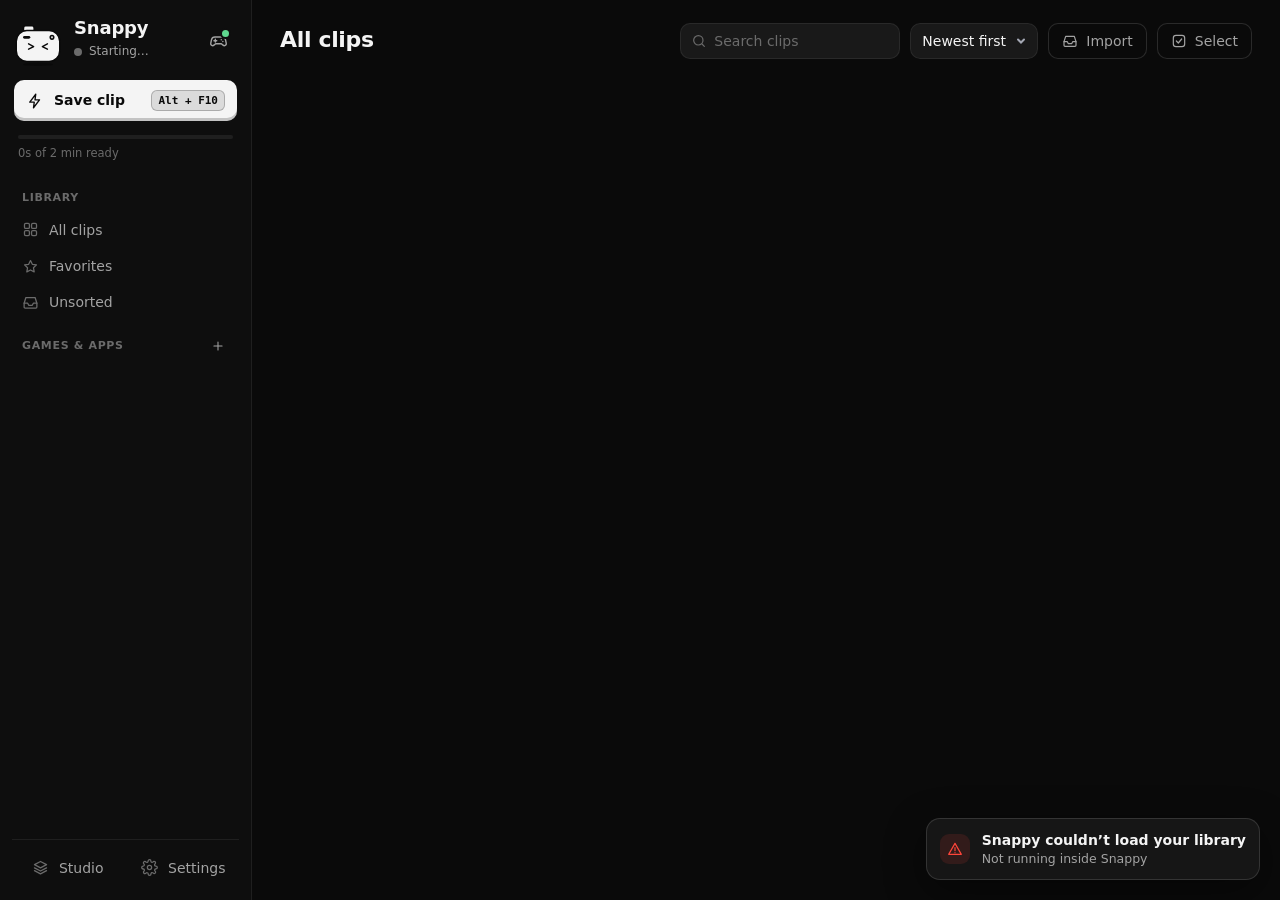
<file: src/Snappy/wwwroot/index.html>
<!doctype html>
<html lang="en">
<head>
  <meta charset="utf-8">
  <!-- The page may only load Snappy's own local files. No internet requests are possible from here. -->
  <meta http-equiv="Content-Security-Policy"
        content="default-src 'self'; img-src 'self' https://thumbs.snappy https://media.snappy https://live.snappy data: blob:; media-src 'self' https://clips.snappy https://clips0.snappy https://clips1.snappy https://clips2.snappy https://clips3.snappy https://clips4.snappy https://clips5.snappy https://clips6.snappy https://clips7.snappy https://cache.snappy blob:; style-src 'self' 'unsafe-inline'; script-src 'self'; connect-src 'none'; font-src 'self'; object-src 'none'; frame-src 'none'; form-action 'none'">
  <meta name="viewport" content="width=device-width, initial-scale=1">
  <title>Snappy</title>
  <link rel="stylesheet" href="mascot.css">
  <link rel="stylesheet" href="styles.css">
  <link rel="stylesheet" href="studio.css">
  <link rel="stylesheet" href="speech.css">
  <link rel="stylesheet" href="events.css">
  <link rel="stylesheet" href="skins.css">
  <link rel="stylesheet" href="wardrobe.css">
</head>
<body>
  <svg width="0" height="0" style="position:absolute" aria-hidden="true">
    <defs>
      <symbol id="i-play" viewBox="0 0 24 24"><path d="M7 4.5v15a1 1 0 0 0 1.5.86l12-7.5a1 1 0 0 0 0-1.72l-12-7.5A1 1 0 0 0 7 4.5z" fill="currentColor" stroke="none"/></symbol>
      <symbol id="i-gamepad" viewBox="0 0 24 24"><path d="M7.5 7.5h9a4.5 4.5 0 0 1 4.4 3.6l.9 4.6a2.4 2.4 0 0 1-4.1 2.1L15.6 16H8.4l-2.1 1.8a2.4 2.4 0 0 1-4.1-2.1l.9-4.6a4.5 4.5 0 0 1 4.4-3.6z"/><path d="M8 10.5v3.5M6.25 12.25h3.5"/><circle cx="15.5" cy="11" r=".9" fill="currentColor" stroke="none"/><circle cx="17.5" cy="13.2" r=".9" fill="currentColor" stroke="none"/></symbol>
      <symbol id="i-pause" viewBox="0 0 24 24"><rect x="6" y="4.5" width="4" height="15" rx="1.2" fill="currentColor" stroke="none"/><rect x="14" y="4.5" width="4" height="15" rx="1.2" fill="currentColor" stroke="none"/></symbol>
      <symbol id="i-scissors" viewBox="0 0 24 24"><circle cx="6" cy="6" r="3"/><circle cx="6" cy="18" r="3"/><path d="M20 4 8.1 15.9M14.5 14.5 20 20M8.1 8.1 12 12"/></symbol>
      <symbol id="i-folder" viewBox="0 0 24 24"><path d="M3 7.5A2.5 2.5 0 0 1 5.5 5h3.6l2 2.2h7.4A2.5 2.5 0 0 1 21 9.7v7.8a2.5 2.5 0 0 1-2.5 2.5h-13A2.5 2.5 0 0 1 3 17.5z"/></symbol>
      <symbol id="i-trash" viewBox="0 0 24 24"><path d="M4 7h16M10 11v6M14 11v6M6 7l1 12a2 2 0 0 0 2 2h6a2 2 0 0 0 2-2l1-12M9 7V4.5A1.5 1.5 0 0 1 10.5 3h3A1.5 1.5 0 0 1 15 4.5V7"/></symbol>
      <symbol id="i-copy" viewBox="0 0 24 24"><rect x="9" y="9" width="12" height="12" rx="2.5"/><path d="M5 15H4.5A1.5 1.5 0 0 1 3 13.5v-9A1.5 1.5 0 0 1 4.5 3h9A1.5 1.5 0 0 1 15 4.5V5"/></symbol>
      <symbol id="i-reveal" viewBox="0 0 24 24"><path d="M14 4h6v6M20 4l-9 9M18 14v4.5a1.5 1.5 0 0 1-1.5 1.5h-11A1.5 1.5 0 0 1 4 18.5v-11A1.5 1.5 0 0 1 5.5 6H10"/></symbol>
      <symbol id="i-search" viewBox="0 0 24 24"><circle cx="11" cy="11" r="7"/><path d="m20 20-3.5-3.5"/></symbol>
      <symbol id="i-settings" viewBox="0 0 24 24"><circle cx="12" cy="12" r="3"/><path d="M19.4 15a1.7 1.7 0 0 0 .3 1.8l.1.1a2 2 0 1 1-2.8 2.8l-.1-.1a1.7 1.7 0 0 0-1.8-.3 1.7 1.7 0 0 0-1 1.5V21a2 2 0 1 1-4 0v-.1a1.7 1.7 0 0 0-1.1-1.5 1.7 1.7 0 0 0-1.8.3l-.1.1a2 2 0 1 1-2.8-2.8l.1-.1a1.7 1.7 0 0 0 .3-1.8 1.7 1.7 0 0 0-1.5-1H3a2 2 0 1 1 0-4h.1a1.7 1.7 0 0 0 1.5-1.1 1.7 1.7 0 0 0-.3-1.8l-.1-.1a2 2 0 1 1 2.8-2.8l.1.1a1.7 1.7 0 0 0 1.8.3H9a1.7 1.7 0 0 0 1-1.5V3a2 2 0 1 1 4 0v.1a1.7 1.7 0 0 0 1 1.5 1.7 1.7 0 0 0 1.8-.3l.1-.1a2 2 0 1 1 2.8 2.8l-.1.1a1.7 1.7 0 0 0-.3 1.8V9a1.7 1.7 0 0 0 1.5 1H21a2 2 0 1 1 0 4h-.1a1.7 1.7 0 0 0-1.5 1z"/></symbol>
      <symbol id="i-plus" viewBox="0 0 24 24"><path d="M12 5v14M5 12h14"/></symbol>
      <symbol id="i-back" viewBox="0 0 24 24"><path d="m15 18-6-6 6-6"/></symbol>
      <symbol id="i-volume" viewBox="0 0 24 24"><path d="M11 5 6 9H3v6h3l5 4z"/><path d="M15.5 8.5a5 5 0 0 1 0 7M18.5 5.5a9 9 0 0 1 0 13"/></symbol>
      <symbol id="i-mute" viewBox="0 0 24 24"><path d="M11 5 6 9H3v6h3l5 4z"/><path d="m22 9-6 6M16 9l6 6"/></symbol>
      <symbol id="i-star" viewBox="0 0 24 24"><path d="m12 3.6 2.6 5.3 5.8.8-4.2 4.1 1 5.8L12 16.9l-5.2 2.7 1-5.8-4.2-4.1 5.8-.8z"/></symbol>
      <symbol id="i-camera" viewBox="0 0 24 24"><path d="M4 8.5A1.5 1.5 0 0 1 5.5 7h2.2l1.5-2h5.6l1.5 2h2.2A1.5 1.5 0 0 1 20 8.5v9a1.5 1.5 0 0 1-1.5 1.5h-13A1.5 1.5 0 0 1 4 17.5z"/><circle cx="12" cy="12.8" r="3.3"/></symbol>
      <symbol id="i-shrink" viewBox="0 0 24 24"><path d="M9 4v5H4M15 4v5h5M9 20v-5H4M15 20v-5h5"/></symbol>
      <symbol id="i-film" viewBox="0 0 24 24"><rect x="3.5" y="4.5" width="17" height="15" rx="2"/><path d="M8 4.5v15M16 4.5v15M3.5 9h4.5M3.5 15h4.5M16 9h4.5M16 15h4.5"/></symbol>
      <symbol id="i-crop" viewBox="0 0 24 24"><path d="M6 2v14a2 2 0 0 0 2 2h14M2 6h14a2 2 0 0 1 2 2v14"/></symbol>
      <symbol id="i-keyboard" viewBox="0 0 24 24"><rect x="2.5" y="6" width="19" height="12" rx="2.5"/><path d="M6.5 10h.01M10 10h.01M14 10h.01M17.5 10h.01M7.5 14h9"/></symbol>
      <symbol id="i-fullscreen-exit" viewBox="0 0 24 24"><path d="M9 4v3.5A1.5 1.5 0 0 1 7.5 9H4M20 9h-3.5A1.5 1.5 0 0 1 15 7.5V4M15 20v-3.5a1.5 1.5 0 0 1 1.5-1.5H20M4 15h3.5A1.5 1.5 0 0 1 9 16.5V20"/></symbol>
      <symbol id="i-fullscreen" viewBox="0 0 24 24"><path d="M4 9V5.5A1.5 1.5 0 0 1 5.5 4H9M15 4h3.5A1.5 1.5 0 0 1 20 5.5V9M20 15v3.5a1.5 1.5 0 0 1-1.5 1.5H15M9 20H5.5A1.5 1.5 0 0 1 4 18.5V15"/></symbol>
      <symbol id="i-check" viewBox="0 0 24 24"><path d="m5 12.5 4.5 4.5L19 7.5"/></symbol>
      <symbol id="i-grid" viewBox="0 0 24 24"><rect x="3.5" y="3.5" width="7" height="7" rx="1.8"/><rect x="13.5" y="3.5" width="7" height="7" rx="1.8"/><rect x="3.5" y="13.5" width="7" height="7" rx="1.8"/><rect x="13.5" y="13.5" width="7" height="7" rx="1.8"/></symbol>
      <symbol id="i-inbox" viewBox="0 0 24 24"><path d="M3 13h5l1.5 3h5l1.5-3h5"/><path d="M5.5 5h13l2.5 8v5.5a1.5 1.5 0 0 1-1.5 1.5h-15A1.5 1.5 0 0 1 3 18.5V13z"/></symbol>
      <symbol id="i-bolt" viewBox="0 0 24 24"><path d="M13 3 5 13.5h6L10 21l8-10.5h-6z"/></symbol>
      <symbol id="i-select" viewBox="0 0 24 24"><rect x="3.5" y="3.5" width="17" height="17" rx="4"/><path d="m8 12 3 3 5-6"/></symbol>
      <symbol id="i-more" viewBox="0 0 24 24"><circle cx="5" cy="12" r="1.4" fill="currentColor"/><circle cx="12" cy="12" r="1.4" fill="currentColor"/><circle cx="19" cy="12" r="1.4" fill="currentColor"/></symbol>
      <symbol id="i-edit" viewBox="0 0 24 24"><path d="M4 20h4L19 9a2.8 2.8 0 0 0-4-4L4 16z"/></symbol>
      <symbol id="i-warn" viewBox="0 0 24 24"><path d="M12 3.5 2.5 20h19z"/><path d="M12 10v4.5M12 17.5v.01"/></symbol>
      <symbol id="i-layers" viewBox="0 0 24 24"><path d="m12 3.5 8.5 4.5-8.5 4.5L3.5 8z"/><path d="m3.5 12.5 8.5 4.5 8.5-4.5"/><path d="m3.5 16.5 8.5 4.5 8.5-4.5"/></symbol>
      <symbol id="i-image" viewBox="0 0 24 24"><rect x="3.5" y="4.5" width="17" height="15" rx="3"/><circle cx="9" cy="10" r="1.6"/><path d="m4 17 5-4.5 4 3.5 2.5-2 4.5 4"/></symbol>
      <symbol id="i-webcam" viewBox="0 0 24 24"><circle cx="12" cy="10" r="6.5"/><circle cx="12" cy="10" r="2.5"/><path d="M8 20.5h8M12 16.5v4"/></symbol>
      <symbol id="i-eye" viewBox="0 0 24 24"><path d="M2.5 12S6 5.5 12 5.5 21.5 12 21.5 12 18 18.5 12 18.5 2.5 12 2.5 12z"/><circle cx="12" cy="12" r="2.8"/></symbol>
      <symbol id="i-eye-off" viewBox="0 0 24 24"><path d="m4 4 16 16"/><path d="M9.5 6a9.6 9.6 0 0 1 2.5-.5c6 0 9.5 6.5 9.5 6.5a17 17 0 0 1-2.8 3.5M6.2 7.8A16.6 16.6 0 0 0 2.5 12S6 18.5 12 18.5a9 9 0 0 0 3.9-.9"/></symbol>
      <symbol id="i-turn-left" viewBox="0 0 24 24"><path d="M4 9h9a6 6 0 0 1 0 12H9"/><path d="m8 5-4 4 4 4"/></symbol>
      <symbol id="i-turn-right" viewBox="0 0 24 24"><path d="M20 9h-9a6 6 0 0 0 0 12h4"/><path d="m16 5 4 4-4 4"/></symbol>
      <symbol id="i-flip-h" viewBox="0 0 24 24"><path d="M12 3v18M9 7 4 17h5zM15 7l5 10h-5z"/></symbol>
      <symbol id="i-flip-v" viewBox="0 0 24 24"><path d="M3 12h18M7 9 17 4v5zM7 15l10 5v-5z"/></symbol>
      <symbol id="i-up" viewBox="0 0 24 24"><path d="m6 14.5 6-6 6 6"/></symbol>
      <symbol id="i-down" viewBox="0 0 24 24"><path d="m6 9.5 6 6 6-6"/></symbol>
      <symbol id="i-close" viewBox="0 0 24 24"><path d="M6.5 6.5l11 11M17.5 6.5l-11 11"/></symbol>
    </defs>
  </svg>

  <div class="app">
    <aside class="sidebar">
      <div class="brand">
        <div class="mascot-slot" id="mascot" aria-hidden="true"></div>
        <div class="brand-text">
          <div class="brand-name">Snappy</div>
          <button class="rec-status" id="recStatus" title="Click to pause or resume recording">
            <span class="rec-dot"></span><span class="rec-text">Starting…</span>
          </button>
        </div>
      </div>

      <button class="save-clip" id="saveClipBtn">
        <svg><use href="#i-bolt"/></svg>
        <span class="save-label">Save clip</span>
        <kbd id="saveHotkey">Alt + F10</kbd>
      </button>
      <div class="buffer-meter" id="bufferMeter" title="How much footage is ready to clip">
        <div class="buffer-track"><div class="buffer-fill" id="bufferFill"></div></div>
        <div class="buffer-caption"><span id="bufferText">0s of 2 min ready</span><span id="memText"></span></div>
      </div>

      <nav class="nav" id="nav">
        <div class="nav-section">Library</div>
        <button class="nav-item" data-folder="*"><svg><use href="#i-grid"/></svg><span class="nav-label">All clips</span><span class="count" data-count="*"></span></button>
        <button class="nav-item" data-folder="fav"><svg><use href="#i-star"/></svg><span class="nav-label">Favorites</span><span class="count" data-count="fav"></span></button>
        <button class="nav-item" data-folder=""><svg><use href="#i-inbox"/></svg><span class="nav-label">Unsorted</span><span class="count" data-count=""></span></button>
        <div class="nav-section">
          <span>Games &amp; apps</span>
          <button class="icon-btn tiny" id="newFolderBtn" title="New folder"><svg><use href="#i-plus"/></svg></button>
        </div>
        <div class="folder-list" id="folderList"></div>
      </nav>

      <div class="sidebar-foot">
        <div class="warnings" id="warnings" hidden></div>
        <button class="update-pill" id="updatePill" hidden><svg><use href="#i-bolt"/></svg><span id="updatePillText">Restart to update</span></button>
        <div class="foot-row">
          <button class="nav-item" data-view="studio"><svg><use href="#i-layers"/></svg><span class="nav-label">Studio</span></button>
          <button class="nav-item" data-view="settings"><svg><use href="#i-settings"/></svg><span class="nav-label">Settings</span></button>
        </div>
      </div>
    </aside>

    <main class="main">
      <section class="view" id="libraryView">
        <header class="toolbar">
          <div class="title-block">
            <h1 id="viewTitle">All clips</h1>
            <div class="subtitle" id="viewSub"></div>
          </div>
          <div class="spacer"></div>
          <label class="search">
            <svg><use href="#i-search"/></svg>
            <input id="searchInput" type="search" placeholder="Search clips" spellcheck="false">
          </label>
          <select id="sortSelect" class="select" title="Sort">
            <option value="newest">Newest first</option>
            <option value="oldest">Oldest first</option>
            <option value="longest">Longest</option>
            <option value="largest">Largest</option>
            <option value="name">Name</option>
          </select>
          <button class="btn ghost" id="importBtn" title="Bring in clips from NVIDIA, Medal, Xbox Game Bar, OBS and others"><svg><use href="#i-inbox"/></svg><span>Import</span></button>
          <button class="btn ghost" id="selectModeBtn"><svg><use href="#i-select"/></svg><span>Select</span></button>
        </header>

        <div class="selection-bar" id="selectionBar" hidden>
          <span id="selectionCount">0 selected</span>
          <div class="spacer"></div>
          <button class="btn ghost" id="selectAllBtn">Select all</button>
          <button class="btn ghost" id="bulkFavBtn"><svg><use href="#i-star"/></svg><span>Favorite</span></button>
          <button class="btn ghost" id="montageBtn" title="Join the selected clips in the order you picked them"><svg><use href="#i-film"/></svg><span>Montage</span></button>
          <button class="btn ghost" id="bulkMoveBtn"><svg><use href="#i-folder"/></svg><span>Move to…</span></button>
          <button class="btn danger-ghost" id="bulkDeleteBtn"><svg><use href="#i-trash"/></svg><span>Delete</span></button>
          <button class="btn ghost" id="cancelSelectBtn">Done</button>
        </div>

        <div class="scroller" id="gridScroller">
          <div class="grid" id="grid"></div>
          <div class="empty" id="emptyState" hidden>
            <div class="empty-art" id="emptyArt" aria-hidden="true"></div>
            <h2 id="emptyTitle">No clips yet</h2>
            <p id="emptyText">Press <kbd>Alt + F10</kbd> anytime to save what just happened.</p>
          </div>
        </div>
      </section>

      <section class="view" id="playerView" hidden>
        <header class="toolbar player-toolbar">
          <button class="icon-btn" id="backBtn" title="Back to library (Esc)"><svg><use href="#i-back"/></svg></button>
          <div class="title-block grow">
            <input class="title-input" id="clipTitle" spellcheck="false" title="Click to rename">
            <div class="subtitle" id="clipMeta"></div>
          </div>
          <button class="chip" id="clipFolderBtn" title="Move to another folder"><svg><use href="#i-folder"/></svg><span id="clipFolderName">Unsorted</span></button>
          <button class="icon-btn fav-btn" id="favBtn" title="Favorite"><svg><use href="#i-star"/></svg></button>
          <button class="icon-btn" id="frameBtn" title="Save this frame as a screenshot"><svg><use href="#i-camera"/></svg></button>
          <button class="icon-btn" id="shrinkBtn" title="Make a smaller copy, e.g. for Discord"><svg><use href="#i-shrink"/></svg></button>
          <button class="icon-btn" id="copyBtn" title="Copy file (paste into Discord, chats, Explorer)"><svg><use href="#i-copy"/></svg></button>
          <button class="icon-btn" id="revealBtn" title="Show in folder"><svg><use href="#i-reveal"/></svg></button>
          <button class="icon-btn danger" id="deleteBtn" title="Move to Recycle Bin"><svg><use href="#i-trash"/></svg></button>
        </header>

        <div class="stage" id="stage">
          <video id="video" preload="auto" playsinline crossorigin="anonymous"></video>
          <button class="big-play" id="bigPlay" aria-label="Play"><svg><use href="#i-play"/></svg></button>
          <div class="crop-layer" id="cropLayer" hidden>
            <div class="crop-box" id="cropBox">
              <span class="crop-size" id="cropSize"></span>
              <span class="crop-handle nw" data-handle="nw"></span><span class="crop-handle ne" data-handle="ne"></span>
              <span class="crop-handle sw" data-handle="sw"></span><span class="crop-handle se" data-handle="se"></span>
            </div>
          </div>          <div class="fs-controls" id="fsControls">
            <div class="fs-progress" id="fsProgress"><div class="fs-progress-fill" id="fsProgressFill"></div></div>
            <div class="fs-row">
              <button class="fs-btn" id="fsPlay" title="Play / pause (Space)"><svg><use href="#i-play"/></svg></button>
              <span class="fs-time" id="fsTime">0:00 / 0:00</span>
              <div class="spacer"></div>
              <button class="fs-btn" id="fsMute" title="Mute (M)"><svg><use href="#i-volume"/></svg></button>
              <input type="range" class="fs-volume" id="fsVolume" min="0" max="1" step="0.01" value="1">
              <button class="fs-btn" id="fsExit" title="Exit fullscreen (Esc)"><svg><use href="#i-fullscreen-exit"/></svg></button>
            </div>
          </div>
          <div class="stage-busy" id="stageBusy" hidden>
            <div class="work"><div class="work-snappy"><div id="stageBusyMascot"></div></div>
              <div class="work-bubble"><div class="work-text"></div><div class="work-bar"><i></i><span class="work-pct"></span></div></div></div>
          </div>
        </div>

        <div class="player-panel">
          <div class="timeline" id="timeline">
            <div class="timeline-track">
              <div class="timeline-buffered" id="timelineBuffered"></div>
              <div class="trim-shade left" id="shadeLeft"></div>
              <div class="trim-shade right" id="shadeRight"></div>
              <div class="trim-range" id="trimRange"></div>
              <div class="trim-handle start" id="handleStart" title="Trim start (I)"><span></span></div>
              <div class="trim-handle end" id="handleEnd" title="Trim end (O)"><span></span></div>
              <div class="markers" id="markers"></div>
              <div class="playhead" id="playhead"><div class="playhead-knob"></div></div>
              <div class="hover-time" id="hoverTime" hidden></div>
            </div>
          </div>
          <div class="edit-lanes" id="editLanes" hidden></div>

          <div class="controls">
            <button class="icon-btn" id="playBtn" title="Play / pause (Space)"><svg><use href="#i-play"/></svg></button>
            <div class="time"><span id="timeCurrent">0:00.00</span><span class="time-sep">/</span><span id="timeTotal">0:00.00</span></div>
            <button class="trim-chip" id="resetTrimBtn" hidden><svg><use href="#i-scissors"/></svg><span id="trimLength"></span><span class="trim-chip-x">×</span></button>
            <button class="icon-btn" id="muteBtn" title="Mute (M)"><svg><use href="#i-volume"/></svg></button>
            <input type="range" class="volume" id="volumeSlider" min="0" max="1" step="0.01" value="1">
            <select class="select compact" id="speedSelect" title="Playback speed">
              <option value="0.25">0.25×</option><option value="0.5">0.5×</option><option value="1" selected>1×</option><option value="1.5">1.5×</option><option value="2">2×</option>
            </select>
            <button class="icon-btn" id="fullscreenBtn" title="Fullscreen (F)"><svg><use href="#i-fullscreen"/></svg></button>
            <div class="spacer"></div>
            <div class="segmented edit-tabs" id="editTabs">
              <button data-tab="trim" class="active"><svg><use href="#i-scissors"/></svg>Trim</button>
              <button data-tab="audio"><svg><use href="#i-volume"/></svg>Audio</button>
              <button data-tab="crop"><svg><use href="#i-crop"/></svg>Crop</button>
            </div>
            <button class="btn" id="saveTrimBtn" disabled><svg><use href="#i-check"/></svg><span>Save as new clip</span></button>
            <button class="btn ghost" id="replaceTrimBtn" disabled title="Overwrite the original (it goes to the Recycle Bin)">Replace</button>
          </div>

          <div class="edit-panel" id="editPanel" hidden>
            <div class="edit-pane" data-pane="audio" id="audioPane" hidden></div>
            <div class="edit-pane" data-pane="crop" id="cropPane" hidden></div>
          </div>
          <div class="trim-progress" id="trimProgress" hidden><div class="trim-progress-fill" id="trimProgressFill"></div></div>
        </div>
      </section>

      <section class="view" id="settingsView" hidden>
        <header class="toolbar">
          <div class="title-block">
            <h1>Settings</h1>
            <div class="subtitle">Changes apply instantly. Snappy never changes these on its own.</div>
          </div>
        </header>
        <div class="scroller" id="settingsScroller">
          <div class="settings-layout">
            <div class="settings" id="settingsForm"></div>
            <nav class="settings-nav" id="settingsNav" aria-label="Settings sections"></nav>
          </div>
        </div>
      </section>

      <section class="view" id="wardrobeView" hidden></section>

      <section class="view" id="studioView" hidden>
        <header class="toolbar">
          <div class="title-block grow">
            <h1>Studio</h1>
            <div class="subtitle">Layers you add here go into your clips. They never show on your screen.</div>
          </div>
          <button class="btn ghost" id="snapBtn" title="Take a fresh picture of your screen to arrange layers on">
            <svg><use href="#i-camera"/></svg>Snap screen <kbd id="snapKey">Alt + F2</kbd>
          </button>
          <label class="studio-switch" title="Turn off for raw clips. Your scenes stay as they are.">
            <span>Layers in clips</span>
            <span class="toggle"><input type="checkbox" id="studioEnabled"><span></span></span>
          </label>
        </header>
        <div class="studio" id="studio">
          <div class="studio-main">
            <div class="scene-bar" id="sceneBar"></div>
            <div class="studio-stage-wrap" id="studioStageWrap">
              <div class="studio-stage" id="studioStage">
                <img class="studio-screen" id="studioScreen" alt="" hidden>
                <div class="studio-layers" id="studioLayers"></div>
                <div class="studio-guides" id="studioGuides"></div>
                <div class="studio-selection" id="studioSelection"></div>
                <div class="studio-off-pill" id="studioOffPill" hidden>Layers are off. Clips are recorded without them.</div>
                <div class="studio-empty" id="studioEmpty" hidden></div>
              </div>
            </div>
            <div class="studio-hint" id="studioHint"></div>
          </div>
          <aside class="studio-panel" id="studioPanel"></aside>
        </div>
      </section>
    </main>
  </div>

  <div class="menu" id="menu" hidden></div>
  <div class="modal-backdrop" id="modal" hidden>
    <div class="modal">
      <h3 id="modalTitle"></h3>
      <p id="modalText"></p>
      <input id="modalInput" class="text-input" spellcheck="false" hidden>
      <div class="modal-actions">
        <button class="btn ghost" id="modalCancel">Cancel</button>
        <button class="btn" id="modalOk">OK</button>
      </div>
    </div>
  </div>
  <div class="modal-backdrop" id="importDialog" hidden>
    <div class="modal import-modal" id="importBody"></div>
  </div>
  <div class="modal-backdrop" id="licenses" hidden>
    <div class="modal licenses">
      <h3>Licenses and credits</h3>
      <div class="license-list">
        <section>
          <h4>Snappy</h4>
          <p>Copyright (C) 2026 slashneck. Free software under the GNU General Public License version 3.</p>
          <button class="link-btn" data-link="https://github.com/slashneck/Snappy">github.com/slashneck/Snappy</button>
          <button class="link-btn" data-link="https://www.gnu.org/licenses/gpl-3.0.html">GPL 3.0</button>
        </section>
        <section>
          <h4>FFmpeg</h4>
          <p>Snappy runs FFmpeg as a separate program to capture, encode and edit video. The included build is made by gyan.dev and licensed under the GNU General Public License version 3. The license text is in the ffmpeg folder next to Snappy, and the source code is available from ffmpeg.org.</p>
          <button class="link-btn" data-link="https://ffmpeg.org/">ffmpeg.org</button>
          <button class="link-btn" data-link="https://www.gyan.dev/ffmpeg/builds/">gyan.dev builds</button>
          <button class="link-btn" data-link="https://www.gnu.org/licenses/gpl-3.0.html">GPL 3.0</button>
        </section>
        <section>
          <h4>Microsoft Edge WebView2</h4>
          <p>This window is drawn with WebView2, which comes with Windows. The WebView2 SDK is copyright Microsoft Corporation and used under its BSD style license.</p>
          <button class="link-btn" data-link="https://developer.microsoft.com/microsoft-edge/webview2">WebView2</button>
        </section>
        <section>
          <h4>.NET</h4>
          <p>Snappy is built with .NET, copyright the .NET Foundation and contributors, under the MIT license. The .NET runtime is included with Snappy.</p>
          <button class="link-btn" data-link="https://github.com/dotnet/runtime">github.com/dotnet/runtime</button>
        </section>
        <section>
          <h4>Artwork</h4>
          <p>The Snappy camera and the cat in the keys layer are original drawings made for Snappy. The license doesn't grant use of the Snappy name or logo for other versions.</p>
        </section>
        <section>
          <h4>Shibahu</h4>
          <p>The cat-eared girl in one of the hidden scenes is "Shibahu" by 腱鞘炎の人 (Kensyouen), licensed under Creative Commons Attribution 4.0. She was posed, animated and rendered for Snappy.</p>
          <button class="link-btn" data-link="https://skfb.ly/ovSrM">Shibahu on Sketchfab</button>
          <button class="link-btn" data-link="https://creativecommons.org/licenses/by/4.0/">CC BY 4.0</button>
        </section>
      </div>
      <div class="modal-actions"><button class="btn" id="licensesClose">Close</button></div>
    </div>
  </div>
  <div class="toasts" id="toasts"></div>
  <div class="drag-ghost" id="dragGhost" hidden></div>

  <script src="bridge.js"></script>
  <script src="mascot.js"></script>
  <script src="speech.js"></script>
  <script src="tour.js"></script>
  <script src="talk.js"></script>
  <script src="work.js"></script>
  <script src="events.js"></script>
  <script src="life.js"></script>
  <script src="program.js"></script>
  <script src="claude.js"></script>
  <script src="claude2.js"></script>
  <script src="claude3.js"></script>
  <script src="lastclip.js"></script>
  <script src="investigation.js"></script>
  <script src="world.js"></script>
  <script src="world2.js"></script>
  <script src="program2.js"></script>
  <script src="notes.js"></script>
  <script src="holidays.js"></script>
  <script src="rewind.js"></script>
  <script src="future.js"></script>
  <script src="escape.js"></script>
  <script src="deepscan.js"></script>
  <script src="battle.js"></script>
  <script src="platformer.js"></script>
  <script src="arcade.js"></script>
  <script src="game-flappy.js"></script>
  <script src="game-offline.js"></script>
  <script src="game-papers.js"></script>
  <script src="game-geometry.js"></script>
  <script src="game-doodle.js"></script>
  <script src="game-cookie.js"></script>
  <script src="game-snapman.js"></script>
  <script src="game-ware.js"></script>
  <script src="game-beat.js"></script>
  <script src="game-isyou.js"></script>
  <script src="game-parable.js"></script>
  <script src="game-miami.js"></script>
  <script src="game-roulette.js"></script>
  <script src="game-spire.js"></script>
  <script src="game-snaptato.js"></script>
  <script src="game-binding.js"></script>
  <script src="hall.js"></script>
  <script src="terminal.js"></script>
  <script src="chats.js"></script>
  <script src="skins.js"></script>
  <script src="notslop.js"></script>
  <script src="app.js"></script>
  <script src="wardrobe.js"></script>
  <script src="editor.js"></script>
  <script src="studio.js"></script>
</body>
</html>
</file>
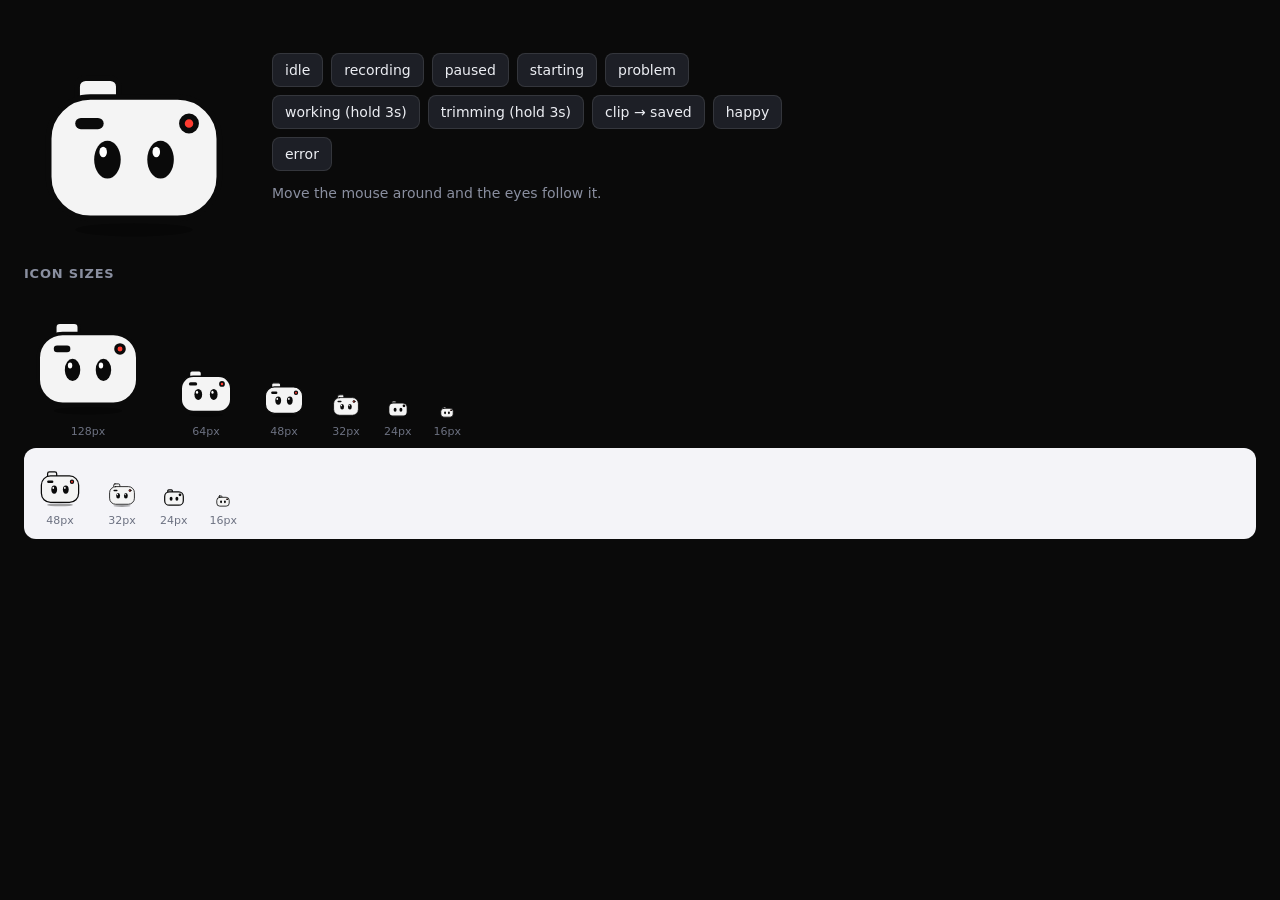
<file: tools/mascot/lab.html>
<!doctype html>
<html lang="en">
<head>
<meta charset="utf-8">
<title>Snappy mascot lab</title>
<link rel="stylesheet" href="../../src/Snappy/wwwroot/mascot.css">
<style>
  body { margin: 0; background: #0a0a0a; color: #eceef3; font: 14px "Segoe UI", system-ui, sans-serif; padding: 24px; }
  h2 { font-size: 13px; text-transform: uppercase; letter-spacing: .06em; color: #8a8fa0; margin: 22px 0 10px; }
  .hero { display: flex; gap: 28px; align-items: center; }
  .hero .mascot { width: 220px; height: 220px; }
  .buttons { display: flex; flex-wrap: wrap; gap: 8px; max-width: 520px; }
  button { background: #1d1f26; color: #eceef3; border: 1px solid rgba(255,255,255,.1); border-radius: 8px; padding: 8px 12px; cursor: pointer; font: inherit; }
  button:hover { background: #262833; }
  .moods { display: flex; flex-wrap: wrap; gap: 18px; }
  .mood { display: flex; flex-direction: column; align-items: center; gap: 6px; font-size: 12px; color: #a4a8b4; }
  .mood .mascot { width: 118px; height: 118px; }
  .sizes { display: flex; gap: 22px; align-items: flex-end; }
  .sizes div { display: flex; flex-direction: column; align-items: center; gap: 6px; font-size: 11px; color: #6c7181; }
  .light { background: #f4f4f8; padding: 12px; border-radius: 12px; }
</style>
</head>
<body>
  <div class="hero">
    <div id="hero"></div>
    <div>
      <div class="buttons" id="buttons"></div>
      <p style="color:#8a8fa0">Move the mouse around and the eyes follow it.</p>
    </div>
  </div>

  <h2>Icon sizes</h2>
  <div class="sizes" id="sizes"></div>
  <div class="sizes light" id="sizesLight" style="margin-top:10px"></div>

  <script src="../../src/Snappy/wwwroot/mascot.js"></script>
  <script>
    Mascot.mount(document.getElementById('hero'));
    Mascot.setBase('recording');
    const buttons = document.getElementById('buttons');
    const actions = {
      'idle': () => Mascot.setBase('idle'),
      'recording': () => Mascot.setBase('recording'),
      'paused': () => Mascot.setBase('paused'),
      'starting': () => Mascot.setBase('starting'),
      'problem': () => Mascot.setBase('problem'),
      'working (hold 3s)': () => { Mascot.hold('w', 'working'); setTimeout(() => Mascot.release('w'), 3000); },
      'trimming (hold 3s)': () => { Mascot.hold('t', 'trimming'); setTimeout(() => Mascot.release('t'), 3000); },
      'clip → saved': () => { Mascot.hold('c', 'clipping'); setTimeout(() => { Mascot.release('c'); Mascot.flash('happy', 1300); }, 1800); },
      'happy': () => Mascot.flash('happy', 1300),
      'error': () => Mascot.flash('error', 2200),
    };
    for (const [label, fn] of Object.entries(actions)) {
      const b = document.createElement('button');
      b.textContent = label;
      b.onclick = fn;
      buttons.appendChild(b);
    }
    for (const [host, sizes] of [['sizes', [128, 64, 48, 32, 24, 16]], ['sizesLight', [48, 32, 24, 16]]]) {
      for (const s of sizes) {
        const wrap = document.createElement('div');
        const m = document.createElement('div');
        m.style.width = m.style.height = s + 'px';
        if (s <= 24) m.classList.add('tiny');
        wrap.appendChild(m);
        wrap.appendChild(document.createTextNode(s + 'px'));
        document.getElementById(host).appendChild(wrap);
        Mascot.mount(m);
      }
    }
  </script>
</body>
</html>
</file>
<file: src/Snappy/wwwroot/mascot.css>
/* Snappy the camera. Moods are driven by [data-mood], eyes by [data-eyes], see mascot.js. */
:root {
  /* Real damped springs: overshoot, then settle. Generated from the spring equation, 0.55 / 0.38 / 0.72 damping. */
  --spring: linear(0, 0.0004 0.2%, 0.0039 0.7%, 0.0137 1.4%, 0.033 2.2%, 0.0644 3.1%, 0.1094 4.1%, 0.1686 5.3%, 0.2414 6.5%, 0.3262 7.9%, 0.4203 9.3%, 0.5205 10.9%, 0.6229 12.5%, 0.7234 14.2%, 0.8181 16.0%, 0.9035 17.9%, 0.9766 19.8%, 1.0357 21.8%, 1.0796 23.9%, 1.1085 26.1%, 1.1234 28.3%, 1.1259 30.6%, 1.1186 33.0%, 1.1039 35.4%, 1.0848 37.9%, 1.0638 40.5%, 1.043 43.1%, 1.0243 45.8%, 1.0088 48.5%, 0.9971 51.3%, 0.9894 54.2%, 0.9852 57.1%, 0.984 60.1%, 0.9851 63.1%, 0.9876 66.2%, 0.9908 69.3%, 0.994 72.5%, 0.9969 75.8%, 0.9992 79.1%, 1.0008 82.4%, 1.0017 85.9%, 1.002 89.3%, 1.0019 92.8%, 1.0015 96.4%, 1);
  --spring-bouncy: linear(0, 0.0009 0.2%, 0.0081 0.7%, 0.0286 1.4%, 0.0687 2.2%, 0.1331 3.1%, 0.2238 4.1%, 0.3399 5.3%, 0.477 6.5%, 0.6281 7.9%, 0.7835 9.3%, 0.9324 10.9%, 1.0637 12.5%, 1.1679 14.2%, 1.2383 16.0%, 1.2719 17.9%, 1.2698 19.8%, 1.2374 21.8%, 1.1832 23.9%, 1.1178 26.1%, 1.0518 28.3%, 0.9947 30.6%, 0.9529 33.0%, 0.9297 35.4%, 0.9246 37.9%, 0.9343 40.5%, 0.9533 43.1%, 0.9758 45.8%, 0.9964 48.5%, 1.0115 51.3%, 1.0194 54.2%, 1.0205 57.1%, 1.0165 60.1%, 1.0098 63.1%, 1.003 66.2%, 0.9977 69.3%, 0.9948 72.5%, 0.9944 75.8%, 0.9956 79.1%, 0.9977 82.4%, 0.9997 85.9%, 1.001 89.3%, 1.0016 92.8%, 1.0014 96.4%, 1);
  --spring-snappy: linear(0, 0.0003 0.2%, 0.0022 0.7%, 0.008 1.4%, 0.0193 2.2%, 0.0378 3.1%, 0.0644 4.1%, 0.0998 5.3%, 0.144 6.5%, 0.1964 7.9%, 0.2563 9.3%, 0.3221 10.9%, 0.3923 12.5%, 0.4651 14.2%, 0.5386 16.0%, 0.6109 17.9%, 0.6804 19.8%, 0.7455 21.8%, 0.8049 23.9%, 0.8579 26.1%, 0.9037 28.3%, 0.9422 30.6%, 0.9734 33.0%, 0.9976 35.4%, 1.0154 37.9%, 1.0275 40.5%, 1.0348 43.1%, 1.038 45.8%, 1.0381 48.5%, 1.036 51.3%, 1.0323 54.2%, 1.0277 57.1%, 1.0228 60.1%, 1.0179 63.1%, 1.0134 66.2%, 1.0095 69.3%, 1.0062 72.5%, 1.0035 75.8%, 1.0016 79.1%, 1.0002 82.4%, 0.9993 85.9%, 0.9988 89.3%, 0.9985 92.8%, 0.9985 96.4%, 1);
  /* arcs: leaving the ground fast and slowing at the top, then falling faster and faster */
  --rise: cubic-bezier(.2, .8, .4, 1);
  --fall: cubic-bezier(.55, 0, .85, .4);
  --sway: cubic-bezier(.45, 0, .55, 1);
}

.mascot { position: relative; display: inline-block; width: 48px; height: 48px; flex: none; --lx: 0; --ly: 0; }
.mascot svg { display: block; width: 100%; height: 100%; overflow: visible; stroke: none; } /* don't inherit the app's icon stroke */
.mascot g, .mascot path, .mascot circle, .mascot ellipse, .mascot rect { transform-box: fill-box; transform-origin: center; }

.mascot .m-ink { stroke: #0a0a0a; stroke-width: 6; stroke-linejoin: round; stroke-linecap: round; }
.mascot .m-shadow { fill: #000; opacity: .35; }
.mascot .m-rec { fill: #cfcfcf; transition: fill .3s; }

/* The layers she moves in, outermost first. Each one only ever animates its own transform. */
.mascot .m-breath, .mascot .m-mood, .mascot .m-react, .mascot .m-talk { transform-origin: 50% 100%; }
.mascot .m-breath { animation: m-breathe 3.8s infinite; }
@keyframes m-breathe {
  0% { transform: none; animation-timing-function: var(--sway); }
  44% { transform: translateY(-1px) scale(.992, 1.016); animation-timing-function: var(--sway); }
  56% { transform: translateY(-1.2px) scale(.991, 1.018); animation-timing-function: var(--sway); }
  100% { transform: none; }
}

/* Hidden until a mood needs them */
.mascot .m-flash, .mascot .m-pop, .mascot .m-z, .mascot .m-scissors, .mascot .m-dot, .mascot .m-heart,
.mascot .m-sparkle, .mascot .m-sweat, .mascot .m-orbit { opacity: 0; }

/* ---------- eyes ---------- */
/* They shut quickly and pop back open a touch too far, the way a cartoon blink does. */
.mascot .m-eye { transition: transform .42s var(--spring-snappy); }
.mascot.blink .m-eye { transform: scaleY(.08) !important; transition: transform .06s ease-in; }
/* a new expression: the eyes ease shut, change shape while closed, and spring back open */
.mascot.swap .m-eye { transform: scaleY(.06) !important; transition: transform .1s cubic-bezier(.5, 0, .9, .6); }
.mascot .m-face { transform-origin: 50% 60%; }
.mascot.emote .m-face { animation: m-emote .5s both; }
@keyframes m-emote {
  0% { transform: none; animation-timing-function: var(--sway); }
  25% { transform: scale(1.035, .955); animation-timing-function: var(--sway); }
  55% { transform: scale(.985, 1.02); animation-timing-function: var(--sway); }
  100% { transform: none; }
}
.mascot .m-eye-look { transform: translate(calc(var(--lx) * 9px), calc(var(--ly) * 8px)); transition: transform .5s var(--spring-snappy); }
.mascot .m-eye-happy, .mascot .m-eye-sleep, .mascot .m-eye-wince, .mascot .m-eye-heart, .mascot .m-eye-dizzy, .mascot .m-shine, .mascot .m-eye-dollar { opacity: 0; }
.mascot.slow-look .m-eye-look { transition: transform 1.5s var(--sway); }
.mascot .m-eye-dizzy { stroke-width: 4.4; }

.mascot[data-eyes="happy"] .m-eye-open, .mascot[data-eyes="sleep"] .m-eye-open, .mascot[data-eyes="wince"] .m-eye-open,
.mascot[data-eyes="heart"] .m-eye-open, .mascot[data-eyes="dizzy"] .m-eye-open, .mascot[data-eyes="wink"] .m-eye-r .m-eye-open { opacity: 0; }
.mascot[data-eyes="happy"] .m-eye-happy, .mascot[data-eyes="wink"] .m-eye-r .m-eye-happy { opacity: 1; }
.mascot[data-eyes="sleep"] .m-eye-sleep { opacity: 1; }
.mascot[data-eyes="wince"] .m-eye-wince { opacity: 1; }
.mascot[data-eyes="heart"] .m-eye-heart { opacity: 1; animation: m-heartbeat .9s infinite; }
.mascot[data-eyes="dizzy"] .m-eye-dizzy { opacity: 1; animation: m-spin .6s linear infinite; }
.mascot[data-eyes="shine"] .m-gloss { opacity: 0; }
.mascot[data-eyes="shine"] .m-shine { opacity: 1; animation: m-twinkle 1.4s var(--sway) infinite; }
/* loading: each eye a little buffering spinner */
.mascot .m-eye-load { opacity: 0; }
.mascot[data-eyes="load"] .m-eye-open { opacity: 0; }
.mascot[data-eyes="load"] .m-eye-load { opacity: 1; animation: m-load .8s steps(6) infinite; }
@keyframes m-load { to { transform: rotate(360deg); } }
/* money on her mind */
.mascot[data-eyes="dollar"] .m-eye-open { opacity: 0; }
.mascot[data-eyes="dollar"] .m-eye-dollar { opacity: 1; animation: m-cha-ching 1.1s var(--sway) infinite; }
@keyframes m-cha-ching { 0%, 100% { transform: scale(1) rotate(-5deg); } 50% { transform: scale(1.14) rotate(6deg); } }
/* deadpan, and wide with shock */
.mascot .m-eye-open { transition: transform .45s var(--spring-snappy); }
.mascot[data-eyes="flat"] .m-eye-open { transform: translateY(4px) scaleY(.42); }
.mascot[data-eyes="shock"] .m-eye-open { transform: scale(.6); }
.mascot[data-eyes="shock"] .m-gloss { transform: scale(.7); }
/* angry (narrowed, tilted-in eyes and a little red anger mark), sad (droopy eyes and a tear), smug (half-lidded) */
.mascot .m-anger, .mascot .m-tear { opacity: 0; transition: opacity .15s ease; }
.mascot .m-lid { opacity: 0; }
.mascot[data-eyes="angry"] .m-lid-angry, .mascot[data-eyes="sad"] .m-lid-sad { opacity: 1; }
.mascot[data-eyes="angry"] .m-eye-open, .mascot[data-eyes="sad"] .m-eye-open { transform: translateY(2px); }
.mascot[data-eyes="smug"] .m-eye-open { transform: translateY(4px) scaleY(.5); }
/* ew: a squint (one eye more than the other), gloom lines on her forehead and a slightly green tinge */
.mascot .m-ew { opacity: 0; transition: opacity .2s ease; }
.mascot[data-eyes="ew"] .m-ew { opacity: 1; }
.mascot[data-eyes="ew"] .m-eye-l .m-eye-open { transform: translate(1px, 6px) scaleY(.3); }
.mascot[data-eyes="ew"] .m-eye-r .m-eye-open { transform: translate(-1px, 4px) scaleY(.48); }
.mascot[data-eyes="ew"] .m-blush { fill: #a9d99a; opacity: .9; transform: none; }
.mascot[data-eyes="smug"] .m-blush { opacity: .9; transform: none; }
.mascot[data-eyes="angry"] .m-anger { opacity: 1; animation: m-throb .5s var(--sway) infinite alternate; }
@keyframes m-throb { from { transform: scale(.82) rotate(-8deg); } to { transform: scale(1.12) rotate(5deg); } }
.mascot[data-eyes="sad"] .m-tear { animation: m-sweat 2.6s infinite; }
/* joy: big bright eyes with an extra sparkle, rosy cheeks, and a little twinkle around her */
.mascot .m-joy-gloss { opacity: 0; transition: opacity .15s ease; }
.mascot[data-eyes="joy"] .m-joy-gloss { opacity: 1; }
.mascot[data-eyes="joy"] .m-eye-open { transform: scale(1.12); }
.mascot[data-eyes="joy"] .m-gloss { transform: scale(1.2); }
.mascot[data-eyes="joy"] .m-blush { opacity: .95; transform: scale(1.1); }
.mascot[data-eyes="joy"] .m-sparkles .s1, .mascot[data-eyes="joy"] .m-sparkles .s2 { animation: m-joy-twinkle 1.5s var(--sway) infinite; }
.mascot[data-eyes="joy"] .m-sparkles .s2 { animation-delay: .75s; }
@keyframes m-joy-twinkle { 0%, 100% { opacity: 0; transform: scale(.3) rotate(-20deg); } 50% { opacity: 1; transform: scale(1) rotate(10deg); } }
/* lub-dub */
@keyframes m-heartbeat {
  0% { transform: none; animation-timing-function: var(--rise); }
  14% { transform: scale(1.2); animation-timing-function: var(--sway); }
  26% { transform: scale(.95); animation-timing-function: var(--rise); }
  38% { transform: scale(1.1); animation-timing-function: var(--sway); }
  56% { transform: none; }
  100% { transform: none; }
}
@keyframes m-spin { to { transform: rotate(360deg); } }
@keyframes m-twinkle { 0%, 100% { transform: scale(1) rotate(0); } 50% { transform: scale(1.2) rotate(14deg); } }

/* the pointer comes close: eyes open a little wider and she leans towards it */
.mascot.curious .m-eye { transform: scale(1.1); }
.mascot .m-react { transition: transform .7s var(--spring); }
.mascot.curious .m-react { transform: rotate(calc(var(--lx) * 3.5deg)); }

/* ---------- cheeks show up when she's happy or being fussed over ---------- */
.mascot .m-blush { opacity: 0; transform: scale(.6); transition: opacity .25s, transform .5s var(--spring-bouncy); }
.mascot[data-eyes="happy"] .m-blush, .mascot[data-eyes="heart"] .m-blush, .mascot[data-eyes="wink"] .m-blush,
.mascot.pet .m-blush, .mascot.love .m-blush, .mascot.rub .m-blush { opacity: .9; transform: none; }

/* ---------- talking: a little jump for each word ---------- */
.mascot.hop .m-talk { animation: m-word .32s both; }
@keyframes m-word {
  0% { transform: none; animation-timing-function: var(--sway); }
  20% { transform: translateY(.5px) scale(1.05, .95); animation-timing-function: var(--rise); }
  50% { transform: translateY(-5px) scale(.97, 1.04); animation-timing-function: var(--fall); }
  76% { transform: translateY(0) scale(1.04, .96); animation-timing-function: var(--sway); }
  100% { transform: none; }
}

/* ---------- moods ---------- */
@keyframes m-rec { 50% { opacity: .25; } }
@keyframes m-lines { 0% { opacity: 0; transform: translateX(0); } 20% { opacity: 1; } 100% { opacity: 0; transform: translateX(var(--dir)); } }
@keyframes m-dot {
  0% { opacity: .3; transform: none; animation-timing-function: var(--rise); }
  22% { opacity: 1; transform: translateY(-6px); animation-timing-function: var(--fall); }
  40% { opacity: .7; transform: translateY(.5px) scaleY(.85); animation-timing-function: var(--sway); }
  50%, 100% { opacity: .3; transform: none; }
}
@keyframes m-work {
  0% { transform: none; animation-timing-function: var(--sway); }
  30% { transform: translateY(-1.5px) scale(.995, 1.008); animation-timing-function: var(--sway); }
  62% { transform: scale(1.006, .994); animation-timing-function: var(--sway); }
  100% { transform: none; }
}
.mascot .m-pop-l { --dir: -9px; }
.mascot .m-pop-r { --dir: 9px; }

/* recording: the only color in Snappy besides her cheeks */
.mascot[data-mood="recording"] .m-rec { fill: #ff3b30; animation: m-rec 1.6s ease-in-out infinite; }

/* paused: asleep, breathing slow and deep */
.mascot[data-mood="paused"] .m-mood { animation: m-sleep 5.2s infinite; }
.mascot[data-mood="paused"] .m-z { animation: m-z 2.8s infinite; }
.mascot[data-mood="paused"] .z2 { animation-delay: .93s; }
.mascot[data-mood="paused"] .z3 { animation-delay: 1.86s; }
@keyframes m-sleep {
  0% { transform: none; animation-timing-function: var(--sway); }
  40% { transform: scale(1.03, .965); animation-timing-function: var(--sway); }
  100% { transform: none; }
}
@keyframes m-z {
  0% { opacity: 0; transform: translate(-4px, 8px) scale(.4) rotate(-10deg); animation-timing-function: var(--rise); }
  22% { opacity: 1; transform: translate(0, 1px) scale(1) rotate(4deg); animation-timing-function: var(--sway); }
  60% { opacity: .9; transform: translate(6px, -6px) scale(1.05) rotate(-6deg); animation-timing-function: var(--sway); }
  100% { opacity: 0; transform: translate(9px, -14px) scale(1.1) rotate(8deg); }
}

/* starting / working / trimming: thinking dots, eyes up and to the side */
.mascot[data-mood="starting"] .m-dot, .mascot[data-mood="working"] .m-dot, .mascot[data-mood="trimming"] .m-dot { animation: m-dot 1.2s infinite; }
.mascot[data-mood="starting"] .d2, .mascot[data-mood="working"] .d2, .mascot[data-mood="trimming"] .d2 { animation-delay: .15s; }
.mascot[data-mood="starting"] .d3, .mascot[data-mood="working"] .d3, .mascot[data-mood="trimming"] .d3 { animation-delay: .3s; }
.mascot[data-mood="starting"] .m-eye-look, .mascot[data-mood="working"] .m-eye-look { transform: translate(calc(var(--lx) * 4px - 3px), -4px); }
.mascot[data-mood="starting"] .m-mood, .mascot[data-mood="working"] .m-mood, .mascot[data-mood="trimming"] .m-mood { animation: m-work 1.2s infinite; }

/* trimming: squint + scissors */
.mascot[data-mood="trimming"] .m-eye { transform: scaleY(.62); }
.mascot[data-mood="trimming"] .m-scissors { opacity: 1; }
.mascot .m-blade-a, .mascot .m-blade-b { transform-box: view-box; transform-origin: 188px 174px; }
.mascot[data-mood="trimming"] .m-blade-a { animation: m-snip-a .44s var(--sway) infinite alternate; }
.mascot[data-mood="trimming"] .m-blade-b { animation: m-snip-b .44s var(--sway) infinite alternate; }
@keyframes m-snip-a { from { transform: rotate(-4deg); } to { transform: rotate(14deg); } }
@keyframes m-snip-b { from { transform: rotate(4deg); } to { transform: rotate(-12deg); } }

/* problem: a capture hiccup. Nervous glances and a sweat drop. */
.mascot[data-mood="problem"] .m-eye-look { animation: m-worry 2.4s infinite; }
.mascot[data-mood="problem"] .m-sweat, .mascot[data-worried="1"] .m-sweat, .mascot[data-mood="error"] .m-sweat { animation: m-sweat 2.2s infinite; }
@keyframes m-worry {
  0% { transform: translate(-7px, 2px); animation-timing-function: var(--sway); }
  12%, 46% { transform: translate(-7px, 2px); animation-timing-function: var(--rise); }
  56%, 92% { transform: translate(7px, 2px); animation-timing-function: var(--rise); }
  100% { transform: translate(-7px, 2px); }
}
@keyframes m-sweat {
  0% { opacity: 0; transform: translateY(-3px) scale(0); animation-timing-function: var(--rise); }
  14% { opacity: 1; transform: scale(1.15); animation-timing-function: var(--sway); }
  24% { transform: scale(.95); animation-timing-function: var(--sway); }
  32% { transform: none; animation-timing-function: cubic-bezier(.6, 0, .9, .5); }
  78% { opacity: 1; transform: translateY(6px) scaleY(1.08); animation-timing-function: var(--fall); }
  100% { opacity: 0; transform: translateY(13px) scale(.8, 1.15); }
}

/* clipping: she crouches, presses her shutter and the flash makes her squeeze her eyes shut. Then a proud grin,
   and the thinking dots while the clip saves. Eye shapes only ever change while the eyes are shut. */
.mascot[data-mood="clipping"] .m-mood { animation: m-squash .9s both, m-work 1.2s .9s infinite; }
.mascot[data-mood="clipping"] .m-shadow-mood { animation: m-shadow-squash .9s both; }
.mascot[data-mood="clipping"] .m-shutter { animation: m-press .5s both; }
.mascot[data-mood="clipping"] .m-flash { opacity: 1; }
.mascot[data-mood="clipping"] .m-flash-glow { animation: m-glow .3s cubic-bezier(.3, .7, .4, 1) .08s both; }
.mascot[data-mood="clipping"] .m-flash-rays { animation: m-rays .36s cubic-bezier(.2, .8, .2, 1) .08s both; }
.mascot[data-mood="clipping"] .m-eye { animation: m-clip-blink .9s linear both; }
.mascot[data-mood="clipping"] .m-eye-open { animation: m-clip-open .9s linear both; }
.mascot[data-mood="clipping"] .m-eye-wince { animation: m-clip-wince .9s linear both; }
.mascot[data-mood="clipping"] .m-eye-happy { animation: m-clip-happy .9s linear both; }
.mascot[data-mood="clipping"] .m-blush { animation: m-clip-happy .9s linear both; transform: none; }
.mascot[data-mood="clipping"] .m-pop { animation: m-lines .5s ease-out .42s both; }
.mascot[data-mood="clipping"] .m-sparkle { animation: m-sparkle .75s .2s both; }
.mascot[data-mood="clipping"] .s2 { animation-delay: .3s; }
.mascot[data-mood="clipping"] .s3 { animation-delay: .38s; }
.mascot[data-mood="clipping"] .s4 { animation-delay: .26s; }
.mascot[data-mood="clipping"] .m-dot { animation: m-dot 1.2s .9s infinite; }
.mascot[data-mood="clipping"] .d2 { animation-delay: 1.05s; }
.mascot[data-mood="clipping"] .d3 { animation-delay: 1.2s; }
.mascot[data-mood="clipping"] .m-eye-look { transform: translate(calc(var(--lx) * 4px), 3px); }
@keyframes m-squash {
  0% { transform: none; animation-timing-function: var(--sway); }
  11% { transform: translateY(3px) scale(1.13, .85); animation-timing-function: var(--rise); }
  25% { transform: translateY(-12px) scale(.93, 1.09); animation-timing-function: var(--sway); }
  32% { transform: translateY(-13px) scale(.98, 1.03); animation-timing-function: var(--fall); }
  44% { transform: translateY(0) scale(1.1, .9); animation-timing-function: var(--sway); }
  57% { transform: scale(.97, 1.03); animation-timing-function: var(--sway); }
  71% { transform: scale(1.015, .985); animation-timing-function: var(--sway); }
  85% { transform: scale(.997, 1.003); }
  100% { transform: none; }
}
@keyframes m-press {
  0% { transform: none; animation-timing-function: var(--sway); }
  18% { transform: translateY(8px) scaleY(.85); animation-timing-function: var(--rise); }
  42% { transform: translateY(-3px) scaleY(1.06); animation-timing-function: var(--sway); }
  62% { transform: translateY(1px); animation-timing-function: var(--sway); }
  100% { transform: none; }
}
/* the flash pops and shrinks away at full brightness: fading white over a dark background would turn it grey */
@keyframes m-glow { 0% { opacity: 0; transform: scale(.15); } 6% { opacity: 1; } 30% { transform: scale(.85); } 100% { opacity: 1; transform: scale(0); } }
@keyframes m-rays { 0% { opacity: 0; transform: scale(.5) rotate(-12deg); } 20% { opacity: 1; } 70% { opacity: 1; } 100% { opacity: 0; transform: scale(1.25) rotate(8deg); } }
@keyframes m-clip-blink {
  0% { transform: none; } 6% { transform: scaleY(.08); } 11% { transform: scaleY(1.1); } 15%, 44% { transform: none; }
  48% { transform: scaleY(.08); } 53% { transform: scaleY(1.1); } 57%, 86% { transform: none; }
  90% { transform: scaleY(.08); } 95% { transform: scaleY(1.08); } 100% { transform: none; }
}
@keyframes m-clip-open { 0%, 8.9% { opacity: 1; } 9%, 91.9% { opacity: 0; } 92%, 100% { opacity: 1; } }
@keyframes m-clip-wince { 0%, 8.9% { opacity: 0; } 9%, 47.9% { opacity: 1; } 48%, 100% { opacity: 0; } }
@keyframes m-clip-happy { 0%, 47.9% { opacity: 0; } 48%, 90.9% { opacity: 1; } 91%, 100% { opacity: 0; } }
@keyframes m-shadow-squash {
  0% { transform: none; animation-timing-function: var(--sway); }
  11% { transform: scaleX(1.12); animation-timing-function: var(--rise); }
  28% { transform: scaleX(.76); opacity: .15; animation-timing-function: var(--fall); }
  44% { transform: scaleX(1.1); animation-timing-function: var(--sway); }
  100% { transform: none; }
}
@keyframes m-sparkle {
  0% { opacity: 0; transform: scale(0) rotate(-45deg); animation-timing-function: var(--rise); }
  30% { opacity: 1; transform: scale(1.25) rotate(0); animation-timing-function: var(--sway); }
  45% { transform: scale(.88); animation-timing-function: var(--sway); }
  58% { transform: scale(1.04); animation-timing-function: cubic-bezier(.6, 0, .9, .5); }
  100% { opacity: 0; transform: scale(0) rotate(40deg); }
}

/* happy: a double hop with sparkles, her shutter bouncing a beat behind */
.mascot[data-mood="happy"] .m-mood { animation: m-hop 1.15s both; }
.mascot[data-mood="happy"] .m-shadow-mood { animation: m-shadow-hop 1.15s both; }
.mascot[data-mood="happy"] .m-shutter { animation: m-jiggle 1.15s both; }
.mascot[data-mood="happy"] .m-pop { animation: m-lines .45s ease-out .44s 2 both; }
.mascot[data-mood="happy"] .m-sparkle { animation: m-sparkle .8s .22s both; }
.mascot[data-mood="happy"] .s2 { animation-delay: .34s; }
.mascot[data-mood="happy"] .s3 { animation-delay: .5s; }
.mascot[data-mood="happy"] .s4 { animation-delay: .42s; }
@keyframes m-hop {
  0% { transform: none; animation-timing-function: var(--sway); }
  11% { transform: translateY(2px) scale(1.12, .86); animation-timing-function: var(--rise); }
  20% { transform: translateY(-14px) scale(.92, 1.1); animation-timing-function: var(--rise); }
  30% { transform: translateY(-21px) scale(.99, 1.02); animation-timing-function: var(--fall); }
  41% { transform: translateY(0) scale(1.16, .84); animation-timing-function: var(--rise); }
  50% { transform: translateY(-8px) scale(.96, 1.05); animation-timing-function: var(--fall); }
  59% { transform: translateY(0) scale(1.08, .92); animation-timing-function: var(--sway); }
  69% { transform: scale(.97, 1.03); animation-timing-function: var(--sway); }
  80% { transform: scale(1.015, .985); animation-timing-function: var(--sway); }
  90% { transform: scale(.996, 1.004); }
  100% { transform: none; }
}
@keyframes m-shadow-hop {
  0% { transform: none; animation-timing-function: var(--sway); }
  11% { transform: scaleX(1.1); animation-timing-function: var(--rise); }
  30% { transform: scaleX(.6); opacity: .1; animation-timing-function: var(--fall); }
  41% { transform: scaleX(1.14); animation-timing-function: var(--rise); }
  50% { transform: scaleX(.84); opacity: .22; animation-timing-function: var(--fall); }
  59% { transform: scaleX(1.05); }
  100% { transform: none; }
}
/* follow-through: the shutter button lags behind the body, sinks on take-off and lands late */
@keyframes m-jiggle {
  0% { transform: none; }
  13% { transform: translateY(3px); animation-timing-function: var(--rise); }
  31% { transform: translateY(-5px); animation-timing-function: var(--fall); }
  44% { transform: translateY(5px) scaleY(.88); animation-timing-function: var(--rise); }
  53% { transform: translateY(-2.5px); animation-timing-function: var(--fall); }
  62% { transform: translateY(2px); animation-timing-function: var(--sway); }
  74% { transform: translateY(-.8px); }
  86%, 100% { transform: none; }
}

/* error: a flinch, squeezed eyes and a sweat drop */
.mascot[data-mood="error"] .m-mood { animation: m-shake .65s both; }
@keyframes m-shake {
  0% { transform: none; animation-timing-function: var(--rise); }
  10% { transform: translateY(2px) scale(1.07, .93) rotate(-2deg); animation-timing-function: var(--sway); }
  22% { transform: translateX(-7px) rotate(-4deg); animation-timing-function: var(--sway); }
  38% { transform: translateX(6px) rotate(3deg); animation-timing-function: var(--sway); }
  54% { transform: translateX(-3.5px) rotate(-1.5deg); animation-timing-function: var(--sway); }
  70% { transform: translateX(1.8px) rotate(.8deg); animation-timing-function: var(--sway); }
  85% { transform: translateX(-.6px); }
  100% { transform: none; }
}

/* ---------- being fussed over ---------- */
/* a poke: squish down and wobble back up, eyes go happy */
.mascot.pet .m-react { animation: m-pet .75s both; }
.mascot.pet .m-shadow { animation: m-shadow-squash .75s both; }
.mascot.pet .m-shutter { animation: m-press .6s both; }
@keyframes m-pet {
  0% { transform: none; animation-timing-function: var(--rise); }
  16% { transform: translateY(4px) scale(1.13, .86); animation-timing-function: var(--rise); }
  40% { transform: translateY(-3px) scale(.95, 1.06); animation-timing-function: var(--sway); }
  60% { transform: scale(1.03, .97); animation-timing-function: var(--sway); }
  78% { transform: scale(.99, 1.01); animation-timing-function: var(--sway); }
  100% { transform: none; }
}

/* three quick pokes: a hop, heart eyes and a few hearts */
.mascot.love .m-react { animation: m-hop 1.15s both; }
.mascot.love .m-shadow { animation: m-shadow-hop 1.15s both; }
.mascot.love .m-shutter { animation: m-jiggle 1.15s both; }
.mascot.love .m-heart { animation: m-heart 1.4s both; }
.mascot.love .h1 { --dx: -6px; }
.mascot.love .h2 { --dx: 3px; animation-delay: .14s; }
.mascot.love .h3 { --dx: 7px; animation-delay: .28s; }
@keyframes m-heart {
  0% { opacity: 0; transform: translateY(8px) scale(.2); animation-timing-function: var(--rise); }
  18% { opacity: 1; transform: translateY(-4px) scale(1.2); animation-timing-function: var(--sway); }
  30% { transform: translateY(-8px) scale(.92); animation-timing-function: var(--sway); }
  42% { transform: translate(calc(var(--dx) * -.5), -13px) scale(1.04); animation-timing-function: var(--sway); }
  70% { opacity: .9; transform: translate(var(--dx), -26px) scale(1); animation-timing-function: ease-in; }
  100% { opacity: 0; transform: translate(calc(var(--dx) * -.3), -38px) scale(.85); }
}

/* keep poking and she gets dizzy, little stars circling her head */
.mascot.dizzy .m-react { animation: m-wobble 1.9s both; }
.mascot.dizzy .m-shadow { animation: m-shadow-squash 1.9s both; }
.mascot.dizzy .m-orbit { opacity: 1; }
.mascot .m-orbit .m-sparkle { fill: #ffd84d; stroke: #0a0a0a; stroke-width: 3; stroke-linejoin: round; }
.mascot.dizzy .m-orbit .m-sparkle { opacity: 1; animation: m-orbit 1s linear infinite; }
.mascot.dizzy .m-orbit .o2 { animation-delay: -.33s; }
.mascot.dizzy .m-orbit .o3 { animation-delay: -.66s; }
@keyframes m-wobble {
  0% { transform: none; animation-timing-function: var(--sway); }
  12% { transform: rotate(-8deg) translateX(-3px); animation-timing-function: var(--sway); }
  29% { transform: rotate(7deg) translateX(3px); animation-timing-function: var(--sway); }
  45% { transform: rotate(-5deg) translateX(-1px); animation-timing-function: var(--sway); }
  59% { transform: rotate(3.5deg); animation-timing-function: var(--sway); }
  72% { transform: rotate(-2deg); animation-timing-function: var(--sway); }
  85% { transform: rotate(.8deg); animation-timing-function: var(--sway); }
  100% { transform: none; }
}
@keyframes m-orbit {
  0% { transform: translate(46px, 0) scale(1); }
  25% { transform: translate(0, 12px) scale(1.2); }
  50% { transform: translate(-46px, 0) scale(1); }
  75% { transform: translate(0, -10px) scale(.65); }
  100% { transform: translate(46px, 0) scale(1); }
}

/* rub her: eyes close happily and she sways along, sinking in a little at each end */
.mascot.rub .m-react { animation: m-sway .85s infinite; }
@keyframes m-sway {
  0% { transform: rotate(-3.5deg) scale(1.02, .98); animation-timing-function: var(--sway); }
  50% { transform: rotate(3.5deg) scale(1.02, .98); animation-timing-function: var(--sway); }
  100% { transform: rotate(-3.5deg) scale(1.02, .98); }
}

/* ---------- things she does on her own now and then ---------- */
/* a big stretch: wind up, reach, lean the other way, plop back down */
.mascot.stretch .m-react { animation: m-stretch 1.8s both; }
@keyframes m-stretch {
  0% { transform: none; animation-timing-function: var(--sway); }
  14% { transform: translateY(1px) scale(1.04, .96); animation-timing-function: var(--sway); }
  36% { transform: translateY(-5px) scale(.955, 1.065) rotate(-3deg); animation-timing-function: var(--sway); }
  50% { transform: translateY(-6px) scale(.95, 1.07) rotate(-3.5deg); animation-timing-function: var(--sway); }
  66% { transform: translateY(-3px) scale(.98, 1.03) rotate(3deg); animation-timing-function: var(--fall); }
  79% { transform: translateY(0) scale(1.06, .94); animation-timing-function: var(--sway); }
  89% { transform: scale(.985, 1.015); animation-timing-function: var(--sway); }
  100% { transform: none; }
}
/* a happy little shimmy */
.mascot.wiggle .m-react { animation: m-wiggle 1.4s both; }
.mascot.wiggle .m-shutter { animation: m-jiggle 1.4s both; }
@keyframes m-wiggle {
  0% { transform: none; animation-timing-function: var(--sway); }
  12% { transform: translateY(-2px) rotate(-5deg); animation-timing-function: var(--sway); }
  24% { transform: rotate(5deg) scale(1.02, .98); animation-timing-function: var(--sway); }
  36% { transform: translateY(-2px) rotate(-5deg); animation-timing-function: var(--sway); }
  48% { transform: rotate(4deg) scale(1.02, .98); animation-timing-function: var(--sway); }
  62% { transform: rotate(-2deg); animation-timing-function: var(--sway); }
  77% { transform: rotate(1deg); animation-timing-function: var(--sway); }
  100% { transform: none; }
}
/* a look to one side, then the other */
.mascot.peek .m-eye-look { animation: m-peek 2.6s both; }
@keyframes m-peek {
  0% { transform: none; animation-timing-function: var(--rise); }
  10%, 38% { transform: translate(-9px, 1px); animation-timing-function: var(--rise); }
  48%, 76% { transform: translate(9px, 1px); animation-timing-function: var(--rise); }
  88%, 100% { transform: none; }
}

/* only one Snappy on screen at a time */
.mascot { transition: opacity .3s ease; }
/* (a picture of her in a frame is not another her) */
.snappy-solo .mascot:not(.lead):not(.picture):not(.rack) { opacity: 0 !important; }
/* the moment one copy of her hands over to another, nothing fades */
.snappy-swap .mascot, .snappy-swap .mascot * { transition: none !important; }

/* hopping home to her corner, shrinking on the way, and landing softly */
/* a still picture of her (the wardrobe's racks): nothing moves */
.mascot.rack, .mascot.rack * { animation: none !important; transition: none !important; }
.homing { transition: left var(--home-ms) cubic-bezier(.3, .55, .3, 1), top var(--home-ms) cubic-bezier(.45, 0, .3, 1),
  width var(--home-ms) cubic-bezier(.4, 0, .25, 1), height var(--home-ms) cubic-bezier(.4, 0, .25, 1) !important; }
.homing .mascot { width: 100% !important; height: 100% !important; }
.home-hops { animation: m-home-hop var(--hop-ms) var(--sway) var(--hops) both !important; }
.home-land { animation: m-home-land .38s both !important; }
@keyframes m-home-hop {
  0% { transform: none; animation-timing-function: var(--rise); }
  18% { transform: scale(1.08, .92); animation-timing-function: var(--rise); }
  55% { transform: translateY(-22%) scale(.95, 1.06); animation-timing-function: var(--fall); }
  90% { transform: scale(1.06, .94); }
  100% { transform: none; }
}
@keyframes m-home-land {
  0% { transform: none; animation-timing-function: var(--rise); }
  30% { transform: scale(1.1, .9); animation-timing-function: var(--sway); }
  62% { transform: scale(.97, 1.03); animation-timing-function: var(--sway); }
  100% { transform: none; }
}

/* outfits pop on with a spring and pop off again */
.mascot .m-outfit { transform-origin: 50% 60%; animation: m-outfit-on .6s var(--spring-bouncy) both; }
.mascot .m-outfit.worn { animation: none; }
.mascot .m-outfit.off { animation: m-outfit-off .3s ease-in both; }
@keyframes m-outfit-on { from { opacity: 0; transform: scale(.4); } to { opacity: 1; transform: none; } }
@keyframes m-outfit-off { to { opacity: 0; transform: scale(1.15); } }
.mascot .m-outfit .maid-duster { transform-box: fill-box; transform-origin: 30% 100%; animation: m-dust .55s var(--sway) .6s infinite alternate; }
@keyframes m-dust { from { transform: rotate(-10deg); } to { transform: rotate(12deg); } }

/* Icon rendering at tiny sizes: chunkier ink, fewer details */
.mascot.tiny .m-ink { stroke-width: 12; }
.mascot.tiny .m-tiny-hide, .mascot.tiny .m-shadow, .mascot.tiny .m-blush { display: none; }
.mascot.no-shadow .m-shadow { display: none; }

.mascot.frozen, .mascot.frozen * { transition: none !important; }

@media (prefers-reduced-motion: reduce) {
  .mascot *, .mascot { animation-duration: .01s !important; animation-iteration-count: 1 !important; transition: none !important; }
}
/* Snappy's animations turned off in the settings */
.snappy-still .mascot, .snappy-still .mascot * { animation-duration: .01s !important; animation-iteration-count: 1 !important; transition: none !important; }
</file>
<file: src/Snappy/wwwroot/styles.css>
:root {
  /* Black & white. The only colors: the red REC dot and destructive actions. */
  --bg: #0a0a0a;
  --bg-raised: #0e0e0e;
  --surface: #131313;
  --surface-2: #191919;
  --surface-3: #242424;
  --line: rgba(255, 255, 255, 0.07);
  --line-2: rgba(255, 255, 255, 0.13);
  --text: #f4f4f4;
  --text-2: #a3a3a3;
  --text-3: #6b6b6b;
  --accent: #f4f4f4;
  --accent-hi: #ffffff;
  --accent-soft: rgba(255, 255, 255, 0.07);
  --accent-line: rgba(255, 255, 255, 0.38);
  --on-accent: #0a0a0a;
  --shutter: #f4f4f4;
  --shutter-hi: #ffffff;
  --ink: #0a0a0a;
  --rec: #ff3b30;
  --ok: #f4f4f4;
  --warn: #bdbdbd;
  --danger: #ff453a;
  --danger-soft: rgba(255, 69, 58, 0.12);
  --radius-sm: 8px;
  --radius: 12px;
  --radius-lg: 18px;
  --shadow: 0 12px 40px rgba(0, 0, 0, 0.45);
  --ease: cubic-bezier(0.2, 0.8, 0.2, 1);
  --font: "Segoe UI Variable Text", "Segoe UI", system-ui, sans-serif;
  --font-display: "Segoe UI Variable Display", "Segoe UI", system-ui, sans-serif;
  --mono: "Cascadia Mono", "Cascadia Code", Consolas, ui-monospace, monospace;
  color-scheme: dark;
}

* { box-sizing: border-box; }
html, body { height: 100%; margin: 0; }
body {
  background: var(--bg);
  color: var(--text);
  font: 14px/1.45 var(--font);
  overflow: hidden;
  user-select: none;
  -webkit-font-smoothing: antialiased;
}
button { font: inherit; color: inherit; background: none; border: 0; padding: 0; cursor: pointer; }
input, select { font: inherit; color: inherit; }
svg { width: 18px; height: 18px; fill: none; stroke: currentColor; stroke-width: 1.8; stroke-linecap: round; stroke-linejoin: round; flex: none; }
kbd {
  font: 600 11px/1 var(--mono);
  padding: 4px 6px;
  border-radius: 6px;
  background: rgba(255, 255, 255, 0.08);
  border: 1px solid var(--line-2);
  color: var(--text-2);
  white-space: nowrap;
}
[hidden] { display: none !important; }
::-webkit-scrollbar { width: 10px; height: 10px; }
::-webkit-scrollbar-thumb { background: rgba(255, 255, 255, 0.08); border-radius: 10px; border: 2px solid transparent; background-clip: padding-box; }
::-webkit-scrollbar-thumb:hover { background-color: rgba(255, 255, 255, 0.16); }
:focus-visible { outline: 2px solid var(--accent); outline-offset: 2px; }

.app { display: grid; grid-template-columns: 252px 1fr; height: 100vh; }
.spacer { flex: 1; }

/* ---------- Sidebar ---------- */
.sidebar {
  display: flex; flex-direction: column; gap: 14px;
  padding: 18px 12px 14px;
  background: var(--bg-raised);
  border-right: 1px solid var(--line);
  min-height: 0;
}
.brand { display: flex; align-items: center; gap: 12px; padding: 0 6px; }
.mascot-slot.mascot { width: 56px; height: 56px; margin: -6px -4px -6px -8px; }
.brand-text { min-width: 0; }
.brand-name { font: 700 18px/1.1 var(--font-display); letter-spacing: -0.01em; }
.rec-status {
  display: inline-flex; align-items: center; gap: 7px; margin-top: 4px;
  font-size: 12px; color: var(--text-2); border-radius: 20px; padding: 1px 8px 1px 0;
  transition: color .15s;
}
.rec-status:hover { color: var(--text); }
.rec-dot { width: 8px; height: 8px; border-radius: 50%; background: var(--text-3); flex: none; }
.rec-status[data-state="recording"] .rec-dot { background: var(--rec); animation: blink 1.6s ease-in-out infinite; }
.rec-status[data-state="starting"] .rec-dot { background: var(--warn); }
.rec-status[data-state="problem"] .rec-dot { background: var(--warn); animation: blink 1s infinite; }
.rec-status[data-state="paused"] .rec-dot { background: var(--text-3); }
@keyframes blink { 50% { opacity: .35; } }

/* The one loud element: styled after the mascot's yellow shutter button */
.save-clip {
  display: flex; align-items: center; gap: 10px;
  margin: 4px 2px 0; padding: 10px 12px;
  border-radius: 10px;
  background: var(--shutter);
  color: var(--ink); font-weight: 650;
  box-shadow: inset 0 -3px 0 rgba(0, 0, 0, 0.2);
  transition: background .12s, transform .08s, box-shadow .08s;
}
.save-clip:hover { background: var(--shutter-hi); }
.save-clip:active { transform: translateY(2px); box-shadow: inset 0 -1px 0 rgba(0, 0, 0, 0.2); }
.save-clip .save-label { flex: 1; text-align: left; white-space: nowrap; }
.save-clip kbd { background: rgba(0, 0, 0, 0.1); border-color: rgba(0, 0, 0, 0.22); color: var(--ink); min-width: 0; max-width: 128px; overflow: hidden; text-overflow: ellipsis; }
.save-clip.busy { pointer-events: none; opacity: .7; }
.save-clip.flash { animation: shutter .3s ease-out; }
@keyframes shutter { 35% { transform: translateY(2px); box-shadow: inset 0 -1px 0 rgba(0, 0, 0, 0.2); } }

.buffer-meter { padding: 0 6px; }
.buffer-track { height: 4px; border-radius: 4px; background: rgba(255, 255, 255, 0.07); overflow: hidden; }
.buffer-fill { height: 100%; width: 0; border-radius: 4px; background: var(--accent); transition: width .8s var(--ease); }
.buffer-caption { display: flex; justify-content: space-between; margin-top: 6px; font-size: 11.5px; color: var(--text-3); }

.nav { flex: 1; overflow-y: auto; margin: 0 -4px; padding: 0 4px; min-height: 0; }
.nav-section {
  display: flex; align-items: center; justify-content: space-between;
  padding: 14px 10px 6px; font-size: 11px; font-weight: 600; text-transform: uppercase; letter-spacing: .06em; color: var(--text-3);
}
.nav-item {
  position: relative; display: flex; align-items: center; gap: 10px; width: 100%;
  padding: 8px 10px; border-radius: var(--radius-sm); color: var(--text-2); text-align: left;
  transition: background .12s, color .12s;
}
.nav-item svg { width: 17px; height: 17px; color: var(--text-3); transition: color .12s; }
.nav-item:hover { background: rgba(255, 255, 255, 0.04); color: var(--text); }
.nav-item.active { background: var(--accent-soft); color: var(--text); }
.nav-item.active svg { color: var(--accent-hi); }
.nav-item.drop-target { background: var(--accent-soft); box-shadow: inset 0 0 0 1.5px var(--accent-line); color: var(--text); }
.nav-label { flex: 1; min-width: 0; overflow: hidden; text-overflow: ellipsis; white-space: nowrap; }
.count { font-size: 12px; color: var(--text-3); font-variant-numeric: tabular-nums; }
.folder-avatar {
  width: 20px; height: 20px; border-radius: 6px; flex: none; display: grid; place-items: center;
  font: 700 10.5px/1 var(--font); color: var(--text-2); box-shadow: inset 0 0 0 1px var(--line-2);
}
.nav-item.active .folder-avatar { background: var(--text); color: var(--on-accent); box-shadow: none; }
.sidebar-foot { border-top: 1px solid var(--line); padding-top: 10px; display: flex; flex-direction: column; gap: 8px; }
.warnings {
  display: flex; gap: 8px; align-items: flex-start; padding: 9px 10px; border-radius: var(--radius-sm);
  background: var(--surface-2); box-shadow: inset 0 0 0 1px var(--line-2); color: var(--text); font-size: 12px; line-height: 1.35;
}
.warnings svg { width: 15px; height: 15px; margin-top: 1px; }

/* ---------- Generic controls ---------- */
.icon-btn {
  display: inline-grid; place-items: center; width: 36px; height: 36px; border-radius: 10px; color: var(--text-2);
  transition: background .12s, color .12s;
}
.icon-btn:hover { background: rgba(255, 255, 255, 0.06); color: var(--text); }
.icon-btn.tiny { width: 22px; height: 22px; border-radius: 6px; }
.icon-btn.tiny svg { width: 14px; height: 14px; }
.icon-btn.danger:hover { background: var(--danger-soft); color: var(--danger); }
.btn {
  display: inline-flex; align-items: center; gap: 8px; height: 36px; padding: 0 14px; border-radius: 10px;
  background: var(--accent); color: var(--on-accent); font-weight: 600; white-space: nowrap;
  transition: background .12s, opacity .12s, transform .1s;
}
.btn svg { width: 16px; height: 16px; }
.btn:hover { background: var(--accent-hi); }
.btn:active { transform: scale(0.98); }
.btn:disabled { opacity: .4; pointer-events: none; }
.btn.ghost { background: transparent; color: var(--text-2); box-shadow: inset 0 0 0 1px var(--line-2); font-weight: 500; }
.btn.ghost:hover { background: rgba(255, 255, 255, 0.05); color: var(--text); }
.btn.danger-ghost { background: transparent; color: var(--danger); box-shadow: inset 0 0 0 1px rgba(255, 93, 108, 0.3); font-weight: 500; }
.btn.danger-ghost:hover { background: var(--danger-soft); }
.btn.danger { background: var(--danger); }
.btn.danger:hover { background: #ff7683; }
.link-btn { color: var(--accent-hi); font-size: 12.5px; }
.link-btn:hover { text-decoration: underline; }
.chip {
  display: inline-flex; align-items: center; gap: 7px; height: 32px; padding: 0 12px; border-radius: 20px;
  background: var(--surface-2); color: var(--text-2); font-size: 13px; box-shadow: inset 0 0 0 1px var(--line);
  max-width: 220px;
}
.chip span { overflow: hidden; text-overflow: ellipsis; white-space: nowrap; }
.chip svg { width: 15px; height: 15px; }
.chip:hover { color: var(--text); background: var(--surface-3); }
.select {
  appearance: none; height: 36px; padding: 0 32px 0 12px; border-radius: 10px; border: 0; cursor: pointer;
  background: var(--surface-2) url("data:image/svg+xml,%3Csvg xmlns='http://www.w3.org/2000/svg' width='12' height='12' fill='none' stroke='%23a4a8b4' stroke-width='2' stroke-linecap='round'%3E%3Cpath d='m3 4.5 3 3 3-3'/%3E%3C/svg%3E") no-repeat right 11px center;
  box-shadow: inset 0 0 0 1px var(--line); color: var(--text);
}
.select:hover { box-shadow: inset 0 0 0 1px var(--line-2); }
.select.compact { height: 32px; padding: 0 26px 0 10px; background-position: right 8px center; font-size: 13px; }
/* a whole new look for her (a skin) stands out in the outfit list */
.select option.opt-skin { color: #b48cff; font-weight: 700; }
.select option { background: var(--surface-2); }
.text-input {
  width: 100%; height: 38px; padding: 0 12px; border-radius: 10px; border: 0; outline: 0;
  background: var(--bg); box-shadow: inset 0 0 0 1px var(--line-2); color: var(--text);
}
.text-input:focus { box-shadow: inset 0 0 0 1.5px var(--accent); }
.segmented { display: inline-flex; padding: 3px; border-radius: 10px; background: var(--surface-2); box-shadow: inset 0 0 0 1px var(--line); }
.segmented button { height: 28px; padding: 0 11px; border-radius: 7px; font-size: 13px; color: var(--text-2); transition: background .12s, color .12s; }
.segmented button.active { background: var(--surface-3); color: var(--text); box-shadow: 0 1px 2px rgba(0, 0, 0, 0.3); }
.toggle { position: relative; width: 40px; height: 22px; flex: none; }
.toggle input { position: absolute; opacity: 0; inset: 0; margin: 0; cursor: pointer; }
.toggle span { position: absolute; inset: 0; border-radius: 22px; background: var(--surface-3); transition: background .18s; pointer-events: none; }
.toggle span::after { content: ""; position: absolute; top: 3px; left: 3px; width: 16px; height: 16px; border-radius: 50%; background: #cfd2da; transition: transform .18s var(--ease), background .18s; }
.toggle input:checked + span { background: var(--accent); }
.toggle input:checked + span::after { transform: translateX(18px); background: var(--on-accent); }
.toggle input:focus-visible + span { outline: 2px solid var(--accent); outline-offset: 2px; }
input[type="range"] { appearance: none; background: transparent; cursor: pointer; }
input[type="range"]::-webkit-slider-runnable-track { height: 4px; border-radius: 4px; background: linear-gradient(90deg, var(--accent) var(--fill, 100%), rgba(255, 255, 255, 0.12) var(--fill, 100%)); }
input[type="range"]::-webkit-slider-thumb { appearance: none; width: 14px; height: 14px; margin-top: -5px; border-radius: 50%; background: #fff; box-shadow: 0 0 0 3px var(--bg); }

/* ---------- Main + toolbar ---------- */
.main { min-width: 0; min-height: 0; position: relative; }
.view { display: flex; flex-direction: column; height: 100vh; min-height: 0; animation: fadeIn .22s var(--ease); }
@keyframes fadeIn { from { opacity: 0; transform: translateY(4px); } to { opacity: 1; transform: none; } }
.toolbar { display: flex; align-items: center; gap: 10px; padding: 20px 28px 14px; min-height: 76px; }
.title-block { min-width: 0; }
.title-block.grow { flex: 1; }
.toolbar h1 { margin: 0; font: 700 22px/1.2 var(--font-display); letter-spacing: -0.015em; white-space: nowrap; overflow: hidden; text-overflow: ellipsis; }
.subtitle { font-size: 12.5px; color: var(--text-3); margin-top: 2px; white-space: nowrap; overflow: hidden; text-overflow: ellipsis; }
.search { position: relative; display: flex; align-items: center; }
.search svg { position: absolute; left: 11px; width: 16px; height: 16px; color: var(--text-3); pointer-events: none; }
.search input {
  width: 220px; height: 36px; padding: 0 12px 0 34px; border: 0; outline: 0; border-radius: 10px;
  background: var(--surface-2); box-shadow: inset 0 0 0 1px var(--line); transition: width .2s var(--ease), box-shadow .12s;
}
.search input:focus { width: 280px; box-shadow: inset 0 0 0 1.5px var(--accent); }
.search input::placeholder { color: var(--text-3); }
.selection-bar {
  display: flex; align-items: center; gap: 8px; margin: 0 28px 12px; padding: 8px 8px 8px 16px;
  border-radius: var(--radius); background: var(--accent-soft); box-shadow: inset 0 0 0 1px var(--accent-line);
  font-weight: 600; animation: fadeIn .18s var(--ease);
}
.scroller { flex: 1; overflow-y: auto; min-height: 0; padding: 4px 28px 32px; }

/* ---------- Clip grid ---------- */
.grid { display: grid; grid-template-columns: repeat(auto-fill, minmax(250px, 1fr)); gap: 22px 18px; }
.day-header { grid-column: 1 / -1; font: 600 13px/1 var(--font); color: var(--text-2); padding: 10px 2px 0; }
.day-header:first-child { padding-top: 0; }
.card { position: relative; border-radius: var(--radius); outline: none; cursor: pointer; }
.card-thumb {
  position: relative; aspect-ratio: 16 / 9; border-radius: var(--radius); overflow: hidden;
  background: var(--surface-2);
  box-shadow: inset 0 0 0 1px var(--line);
  transition: transform .2s var(--ease), box-shadow .2s;
}
.card-thumb img, .card-thumb video { position: absolute; inset: 0; width: 100%; height: 100%; object-fit: cover; }
.card-thumb img { opacity: 0; transition: opacity .3s; }
.card-thumb img.loaded { opacity: 1; }
.card-thumb .placeholder { position: absolute; inset: 0; display: grid; place-items: center; color: var(--text-3); }
.card-thumb .placeholder svg { width: 28px; height: 28px; opacity: .5; }
.card-thumb::after {
  content: ""; position: absolute; inset: 0; border-radius: inherit; pointer-events: none;
  background: linear-gradient(180deg, transparent 55%, rgba(0, 0, 0, 0.55));
}
.card:hover .card-thumb, .card:focus-visible .card-thumb { transform: translateY(-2px); box-shadow: inset 0 0 0 1px var(--line-2), 0 14px 30px rgba(0, 0, 0, 0.4); }
.card-play {
  position: absolute; left: 50%; top: 50%; width: 46px; height: 46px; margin: -23px 0 0 -23px; z-index: 2;
  display: grid; place-items: center; border-radius: 50%; color: #fff;
  background: rgba(15, 16, 20, 0.55); backdrop-filter: blur(8px);
  opacity: 0; transform: scale(.85); transition: opacity .18s, transform .18s var(--ease);
}
.card-play svg { width: 18px; height: 18px; margin-left: 3px; }
.card:hover .card-play { opacity: 1; transform: scale(1); }
.card.previewing .card-play { opacity: 0; }
.badge {
  position: absolute; z-index: 2; bottom: 8px; right: 8px; padding: 3px 7px; border-radius: 6px;
  background: rgba(0, 0, 0, 0.62); backdrop-filter: blur(6px);
  font: 600 11.5px/1.2 var(--mono); font-variant-numeric: tabular-nums; color: #fff;
}
.badge.left { right: auto; left: 8px; font-family: var(--font); font-weight: 600; }
.card-check {
  position: absolute; z-index: 3; top: 8px; left: 8px; width: 24px; height: 24px; border-radius: 8px; display: grid; place-items: center;
  background: rgba(15, 16, 20, 0.6); box-shadow: inset 0 0 0 1.5px rgba(255, 255, 255, 0.5); color: transparent;
  opacity: 0; transition: opacity .12s, background .12s;
}
.card-check svg { width: 15px; height: 15px; stroke-width: 2.6; }
.selecting .card-check { opacity: 1; }
.card.selected .card-check { background: var(--accent); box-shadow: none; color: var(--on-accent); }
.card.selected .card-thumb { box-shadow: inset 0 0 0 2px var(--accent), 0 0 0 3px var(--accent-soft); }
.card-body { display: flex; gap: 8px; padding: 10px 2px 0; }
.card-text { flex: 1; min-width: 0; }
.card-title { font-weight: 600; white-space: nowrap; overflow: hidden; text-overflow: ellipsis; }
.card-meta { font-size: 12.5px; color: var(--text-3); margin-top: 1px; white-space: nowrap; overflow: hidden; text-overflow: ellipsis; }
.card-more { width: 28px; height: 28px; border-radius: 8px; color: var(--text-3); opacity: 0; display: grid; place-items: center; }
.card:hover .card-more { opacity: 1; }
.card-more:hover { background: rgba(255, 255, 255, 0.06); color: var(--text); }
.card.dragging { opacity: .45; }
.card.new .card-thumb { animation: pop .6s var(--ease); }
@keyframes pop { 0% { transform: scale(.9); opacity: 0; } 60% { transform: scale(1.02); opacity: 1; } 100% { transform: scale(1); } }

.empty { display: flex; flex-direction: column; align-items: center; justify-content: center; text-align: center; padding: 12vh 20px; color: var(--text-2); }
.empty h2 { margin: 18px 0 6px; font: 700 20px/1.2 var(--font-display); color: var(--text); }
.empty p { margin: 0; }
.empty-art.mascot { width: 150px; height: 150px; }

/* ---------- Player ---------- */
.player-toolbar { gap: 8px; padding-left: 18px; }
.title-input {
  width: 100%; max-width: 640px; border: 0; outline: 0; background: transparent; padding: 3px 8px; margin-left: -8px; border-radius: 8px;
  font: 700 20px/1.2 var(--font-display); letter-spacing: -0.01em; color: var(--text); user-select: text;
  text-overflow: ellipsis;
}
.title-input:hover { background: rgba(255, 255, 255, 0.04); }
.title-input:focus { background: var(--surface-2); box-shadow: inset 0 0 0 1.5px var(--accent); }
.player-toolbar .subtitle { padding-left: 0; }
.stage {
  position: relative; flex: 1; min-height: 0; margin: 0 28px; border-radius: var(--radius-lg); overflow: hidden;
  background: #000; box-shadow: inset 0 0 0 1px var(--line);
}
.stage video { position: absolute; inset: 0; width: 100%; height: 100%; object-fit: contain; background: #000; }
.big-play {
  position: absolute; left: 50%; top: 50%; width: 72px; height: 72px; margin: -36px 0 0 -36px; border-radius: 50%;
  display: grid; place-items: center; background: rgba(15, 16, 20, 0.5); backdrop-filter: blur(10px); color: #fff;
  box-shadow: inset 0 0 0 1px rgba(255, 255, 255, 0.15); transition: opacity .2s, transform .2s var(--ease);
}
.big-play svg { width: 28px; height: 28px; margin-left: 4px; }
.big-play:hover { transform: scale(1.06); }
.stage.playing .big-play { opacity: 0; pointer-events: none; transform: scale(.9); }
.stage-busy {
  position: absolute; inset: 0; z-index: 3; display: flex; flex-direction: column; align-items: center; justify-content: center; gap: 10px;
  background: rgba(10, 10, 14, 0.78); animation: fadeIn .2s ease;
}
.stage-busy .mascot { width: 132px; height: 132px; }
.stage-busy-text { font: 600 14px/1.2 var(--font); color: var(--text-2); font-variant-numeric: tabular-nums; }
.settings-loading .mascot { width: 56px; height: 56px; margin: -8px 0; }
.player-panel { padding: 14px 28px 18px; }
.timeline { position: relative; height: 46px; cursor: pointer; touch-action: none; }
.timeline-track {
  position: absolute; left: 0; right: 0; top: 8px; height: 30px; border-radius: 9px;
  background: repeating-linear-gradient(90deg, rgba(255, 255, 255, 0.045) 0 2px, transparent 2px 6px), var(--surface-2);
  box-shadow: inset 0 0 0 1px var(--line);
}
.timeline-buffered { position: absolute; top: 0; bottom: 0; left: 0; width: 0; border-radius: 9px; background: rgba(255, 255, 255, 0.03); }
.trim-shade { position: absolute; top: 0; bottom: 0; background: rgba(8, 8, 12, 0.62); pointer-events: none; }
.trim-shade.left { left: 0; border-radius: 9px 0 0 9px; }
.trim-shade.right { right: 0; border-radius: 0 9px 9px 0; }
.trim-range { position: absolute; top: -2px; bottom: -2px; border-radius: 10px; box-shadow: inset 0 0 0 2px var(--accent); pointer-events: none; }
.trim-range.untouched { box-shadow: inset 0 0 0 1px var(--line-2); }
.trim-handle {
  position: absolute; top: -2px; bottom: -2px; width: 14px; margin-left: -7px; z-index: 3; cursor: ew-resize;
  display: grid; place-items: center; border-radius: 6px; background: var(--accent); transition: background .12s, transform .12s;
}
.trim-handle span { width: 2px; height: 12px; border-radius: 2px; background: rgba(10, 10, 10, 0.65); }
.trim-handle:hover, .trim-handle.dragging { background: var(--accent-hi); transform: scaleY(1.06); }
.trim-range.untouched ~ .trim-handle { background: var(--surface-3); }
.trim-range.untouched ~ .trim-handle:hover { background: var(--accent); }
.playhead { position: absolute; top: -6px; bottom: -6px; width: 2px; margin-left: -1px; background: #fff; border-radius: 2px; z-index: 4; pointer-events: none; box-shadow: 0 0 6px rgba(0, 0, 0, 0.5); }
.playhead-knob { position: absolute; top: -4px; left: -5px; width: 12px; height: 12px; border-radius: 50%; background: #fff; }
.hover-time {
  position: absolute; bottom: 40px; transform: translateX(-50%); padding: 3px 7px; border-radius: 6px; z-index: 5; pointer-events: none;
  background: var(--surface-3); font: 600 11.5px/1.2 var(--mono); white-space: nowrap; box-shadow: var(--shadow);
}
.controls { display: flex; align-items: center; gap: 8px; margin-top: 8px; min-width: 0; }
.controls > * { flex: none; }
.controls > .trim-info { flex: 0 1 auto; min-width: 0; }
.trim-info span { overflow: hidden; text-overflow: ellipsis; white-space: nowrap; }
.time { font: 500 13px/1 var(--mono); font-variant-numeric: tabular-nums; color: var(--text-2); padding: 0 6px; }
.time-sep { margin: 0 5px; color: var(--text-3); }
.volume { width: 76px; }
.controls > .spacer { flex: 1 1 0; }
.trim-chip {
  display: inline-flex; align-items: center; gap: 6px; height: 26px; padding: 0 8px; border-radius: 7px;
  background: var(--surface-2); box-shadow: inset 0 0 0 1px var(--line-2); font: 500 12px/1 var(--mono); color: var(--text);
}
.trim-chip svg { width: 13px; height: 13px; }
.trim-chip-x { color: var(--text-3); font-family: var(--font); font-size: 14px; }
.trim-chip:hover .trim-chip-x { color: var(--text); }
.trim-progress { height: 3px; margin-top: 12px; border-radius: 3px; background: rgba(255, 255, 255, 0.06); overflow: hidden; }
.trim-progress-fill { height: 100%; width: 0; background: var(--accent); transition: width .25s; }

/* ---------- Settings ---------- */
.settings { max-width: 820px; display: flex; flex-direction: column; gap: 18px; }
.settings-group { border-radius: var(--radius-lg); background: var(--surface); box-shadow: inset 0 0 0 1px var(--line); overflow: hidden; }
.settings-group h2 { margin: 0; padding: 16px 20px 4px; font: 600 13px/1 var(--font); color: var(--text-2); text-transform: uppercase; letter-spacing: .06em; }
.row { display: flex; align-items: center; gap: 24px; padding: 14px 20px; }
.row + .row { border-top: 1px solid var(--line); }
.row-text { flex: 1; min-width: 0; }
.row-title { font-weight: 600; }
.row-desc { font-size: 12.5px; color: var(--text-3); margin-top: 2px; }
.row-control { display: flex; align-items: center; gap: 10px; flex: none; }
.row-control .select { min-width: 240px; max-width: 320px; }
.row-control input[type="range"] { width: 180px; }
.range-value { min-width: 58px; text-align: right; font: 500 13px/1 var(--mono); color: var(--text-2); }
.hotkey-input {
  min-width: 150px; height: 36px; padding: 0 12px; border-radius: 10px; display: inline-flex; align-items: center; justify-content: center;
  background: var(--surface-2); box-shadow: inset 0 0 0 1px var(--line-2); font: 600 13px/1 var(--mono); color: var(--text);
}
.hotkey-input.listening { box-shadow: inset 0 0 0 1.5px var(--accent); color: var(--accent-hi); animation: blink 1.2s infinite; }
.path-display { max-width: 300px; font-size: 12.5px; color: var(--text-2); overflow: hidden; text-overflow: ellipsis; white-space: nowrap; }
.privacy-note { display: flex; gap: 12px; align-items: center; padding: 16px 20px; color: var(--text-2); font-size: 13px; }
.privacy-note strong { color: var(--ok); }

/* ---------- Menu, modal, toasts ---------- */
.menu {
  position: fixed; z-index: 50; min-width: 200px; max-height: 60vh; overflow-y: auto; padding: 6px; border-radius: 12px;
  background: #161616; box-shadow: var(--shadow), inset 0 0 0 1px var(--line-2); animation: menuIn .12s var(--ease);
}
@keyframes menuIn { from { opacity: 0; transform: scale(.97) translateY(-3px); } }
.menu-item { display: flex; align-items: center; gap: 10px; width: 100%; padding: 8px 10px; border-radius: 8px; text-align: left; color: var(--text); white-space: nowrap; }
.menu-item svg { width: 16px; height: 16px; color: var(--text-3); }
.menu-item:hover { background: rgba(255, 255, 255, 0.07); }
.menu-item.danger { color: var(--danger); }
.menu-item.danger svg { color: var(--danger); }
.menu-item.current { color: var(--accent-hi); }
.menu-sep { height: 1px; margin: 5px 4px; background: var(--line); }
.menu-label { padding: 6px 10px 4px; font-size: 11px; font-weight: 600; text-transform: uppercase; letter-spacing: .06em; color: var(--text-3); }
.modal-backdrop { position: fixed; inset: 0; z-index: 60; display: grid; place-items: center; background: rgba(5, 5, 8, 0.55); backdrop-filter: blur(4px); animation: fadeIn .15s; }
.modal { width: min(420px, calc(100vw - 40px)); padding: 22px; border-radius: var(--radius-lg); background: #141414; box-shadow: var(--shadow), inset 0 0 0 1px var(--line-2); }
.modal h3 { margin: 0 0 6px; font: 700 17px/1.3 var(--font-display); }
.modal p { margin: 0 0 16px; color: var(--text-2); }
.modal .text-input { margin-bottom: 16px; }
.modal-actions { display: flex; justify-content: flex-end; gap: 8px; }
.toasts { position: fixed; right: 20px; bottom: 20px; z-index: 70; display: flex; flex-direction: column; gap: 10px; align-items: flex-end; pointer-events: none; }
.toast {
  display: flex; align-items: center; gap: 12px; min-width: 260px; max-width: 420px; padding: 12px 14px; border-radius: 14px; pointer-events: auto;
  background: #161616; box-shadow: var(--shadow), inset 0 0 0 1px var(--line-2); animation: toastIn .3s var(--ease);
}
.toast.out { animation: toastOut .25s var(--ease) forwards; }
@keyframes toastIn { from { opacity: 0; transform: translateY(10px) scale(.98); } }
@keyframes toastOut { to { opacity: 0; transform: translateY(6px) scale(.98); } }
.toast-icon { width: 30px; height: 30px; border-radius: 9px; display: grid; place-items: center; flex: none; background: var(--accent-soft); color: var(--accent-hi); }
.toast-icon svg { width: 16px; height: 16px; }
.toast.error .toast-icon { background: var(--danger-soft); color: var(--danger); }
.toast.success .toast-icon { background: rgba(255, 255, 255, 0.08); color: var(--ok); }
.toast-text { flex: 1; min-width: 0; }
.toast-title { font-weight: 600; }
.toast-sub { font-size: 12.5px; color: var(--text-2); overflow: hidden; text-overflow: ellipsis; white-space: nowrap; }
.toast .link-btn { flex: none; }
.drag-ghost {
  position: fixed; z-index: 80; pointer-events: none; padding: 6px 10px; border-radius: 8px; background: var(--accent); color: var(--on-accent); font-weight: 600; font-size: 12.5px;
  box-shadow: var(--shadow); transform: translate(12px, 12px);
}

/* ---------- Favorites, markers ---------- */
.card-fav {
  position: absolute; z-index: 3; top: 8px; right: 8px; width: 28px; height: 28px; border-radius: 8px; display: grid; place-items: center;
  background: rgba(10, 10, 10, 0.6); color: #fff; opacity: 0; transition: opacity .12s;
}
.card-fav svg { width: 15px; height: 15px; }
.card:hover .card-fav, .card-fav.on { opacity: 1; }
.card-fav.on svg, .fav-btn.on svg, .nav-item[data-folder="fav"].active svg { fill: currentColor; }
.fav-btn.on { color: var(--text); }
.markers { position: absolute; inset: 0; pointer-events: none; z-index: 3; }
.marker {
  position: absolute; top: -9px; width: 10px; height: 10px; margin-left: -5px; pointer-events: auto; cursor: pointer;
  background: var(--text); clip-path: polygon(50% 100%, 0 0, 100% 0);
}
.marker:hover { transform: scale(1.3); }
.num-input.wide { width: 76px; }
.storage-usage { font-size: 12px; color: var(--text-3); white-space: nowrap; }

/* ---------- Editor ---------- */
.edit-tabs button { display: inline-flex; align-items: center; gap: 6px; }
.edit-tabs svg { width: 14px; height: 14px; }
.edit-tabs button.edited::after { content: ""; width: 5px; height: 5px; border-radius: 50%; background: currentColor; }
.edit-panel {
  display: flex; align-items: center; gap: 10px; flex-wrap: wrap; min-height: 42px; margin-top: 8px; padding: 6px 8px 6px 14px;
  border-radius: 12px; background: var(--surface); box-shadow: inset 0 0 0 1px var(--line); font-size: 13px; color: var(--text-2);
}
.edit-panel .hint { color: var(--text-3); }
.edit-pane { display: flex; align-items: center; gap: 10px; flex: 1; flex-wrap: wrap; min-width: 0; }
.edit-panel .group { display: flex; align-items: center; gap: 6px; }
.edit-panel .divider { width: 1px; height: 20px; background: var(--line-2); }
.edit-panel input[type="range"] { width: 90px; }
.edit-panel .value { min-width: 38px; font: 500 12px/1 var(--mono); color: var(--text-2); }
.chip-toggle { height: 28px; padding: 0 10px; border-radius: 8px; font-size: 12.5px; color: var(--text-2); box-shadow: inset 0 0 0 1px var(--line-2); }
.chip-toggle:hover { color: var(--text); }
.chip-toggle.on { background: var(--text); color: var(--on-accent); box-shadow: none; }
.corner-picker { display: grid; grid-template-columns: repeat(2, 16px); gap: 3px; padding: 4px; border-radius: 8px; box-shadow: inset 0 0 0 1px var(--line-2); }
.corner-picker button { width: 16px; height: 11px; border-radius: 3px; background: var(--surface-3); }
.corner-picker button:hover { background: var(--text-3); }
.corner-picker button.on { background: var(--text); }

/* Audio lanes: aligned with the timeline above */
.edit-lanes { display: flex; flex-direction: column; gap: 6px; margin-top: 6px; }
.lane-body {
  position: relative; height: 40px; border-radius: 9px; overflow: hidden; cursor: crosshair; touch-action: none;
  background: var(--surface-2); box-shadow: inset 0 0 0 1px var(--line);
}
.lane-body canvas { position: absolute; inset: 0; width: 100%; height: 100%; pointer-events: none; }
.lane.muted .lane-body canvas { opacity: .22; }
.lane-chip {
  position: absolute; left: 6px; top: 50%; z-index: 3; display: flex; align-items: center; gap: 6px; height: 26px; margin-top: -13px;
  padding: 0 8px 0 3px; border-radius: 7px; background: rgba(10, 10, 10, 0.82); box-shadow: inset 0 0 0 1px var(--line-2); font-size: 12px; color: var(--text);
}
.lane-mute { width: 20px; height: 20px; border-radius: 5px; display: grid; place-items: center; color: var(--text-2); }
.lane-mute svg { width: 13px; height: 13px; }
.lane-mute:hover { color: var(--text); background: rgba(255, 255, 255, 0.08); }
.lane.muted .lane-mute { background: var(--text); color: var(--on-accent); }
.mute-region {
  position: absolute; top: 0; bottom: 0; z-index: 2; cursor: grab;
  background: repeating-linear-gradient(135deg, rgba(255, 255, 255, 0.16) 0 4px, transparent 4px 8px), rgba(10, 10, 10, 0.5);
  box-shadow: inset 0 0 0 1px rgba(255, 255, 255, 0.45);
}
.mute-region.selected { box-shadow: inset 0 0 0 1.5px #fff; }
.mute-region .edge { position: absolute; top: 0; bottom: 0; width: 8px; cursor: ew-resize; }
.mute-region .edge.l { left: -4px; }
.mute-region .edge.r { right: -4px; }
.mute-region .region-del {
  position: absolute; top: 4px; right: 4px; width: 16px; height: 16px; border-radius: 4px; display: grid; place-items: center;
  background: #fff; color: #0a0a0a; font: 700 11px/1 var(--font); opacity: 0; cursor: pointer;
}
.mute-region:hover .region-del, .mute-region.selected .region-del { opacity: 1; }
.lane-playhead { position: absolute; top: 0; bottom: 0; z-index: 2; width: 1.5px; margin-left: -.75px; background: #fff; pointer-events: none; }

/* Crop */
.crop-layer { position: absolute; z-index: 2; overflow: hidden; touch-action: none; }
.crop-box { position: absolute; cursor: move; box-shadow: 0 0 0 9999px rgba(0, 0, 0, 0.6), inset 0 0 0 1.5px #fff; }
.crop-box::before { content: ""; position: absolute; top: 0; bottom: 0; left: 33.333%; right: 33.333%; border-left: 1px solid rgba(255, 255, 255, 0.22); border-right: 1px solid rgba(255, 255, 255, 0.22); pointer-events: none; }
.crop-box::after { content: ""; position: absolute; left: 0; right: 0; top: 33.333%; bottom: 33.333%; border-top: 1px solid rgba(255, 255, 255, 0.22); border-bottom: 1px solid rgba(255, 255, 255, 0.22); pointer-events: none; }
.crop-handle { position: absolute; width: 14px; height: 14px; border-radius: 3px; background: #fff; }
.crop-handle.nw { left: -7px; top: -7px; cursor: nwse-resize; }
.crop-handle.ne { right: -7px; top: -7px; cursor: nesw-resize; }
.crop-handle.sw { left: -7px; bottom: -7px; cursor: nesw-resize; }
.crop-handle.se { right: -7px; bottom: -7px; cursor: nwse-resize; }
.crop-size { position: absolute; left: 8px; top: 8px; padding: 3px 6px; border-radius: 5px; background: rgba(0, 0, 0, 0.72); font: 600 11px/1 var(--mono); color: #fff; pointer-events: none; }

/* Input overlay preview (drawn by the same renderer the export uses) */
.inputs-preview { position: absolute; z-index: 2; pointer-events: none; }

/* Settings: recorded keys */
.key-chips { display: flex; flex-wrap: wrap; gap: 6px; justify-content: flex-end; max-width: 360px; }
.key-chip { display: inline-flex; align-items: center; gap: 4px; height: 28px; padding: 0 4px 0 9px; border-radius: 7px; background: var(--surface-2); box-shadow: inset 0 0 0 1px var(--line-2); font: 600 12px/1 var(--mono); color: var(--text); }
.key-chip button { width: 18px; height: 18px; border-radius: 5px; color: var(--text-3); }
.key-chip button:hover { color: var(--text); background: rgba(255, 255, 255, 0.08); }

/* ---------- Settings navigation ---------- */
.settings-layout { display: grid; grid-template-columns: minmax(0, 820px) 190px; gap: 44px; align-items: start; }
.settings-group { scroll-margin-top: 12px; }
.settings-nav { position: sticky; top: 4px; display: flex; flex-direction: column; gap: 2px; }
.settings-nav-title { padding: 4px 12px 10px; font-size: 11px; font-weight: 600; text-transform: uppercase; letter-spacing: .06em; color: var(--text-3); }
.settings-nav button { position: relative; text-align: left; padding: 7px 12px; border-radius: 8px; color: var(--text-3); font-size: 13px; transition: color .12s, background .12s; }
.settings-nav button:hover { color: var(--text); }
.settings-nav button.active { color: var(--text); background: var(--accent-soft); }
.settings-nav button.active::before { content: ""; position: absolute; left: 0; top: 8px; bottom: 8px; width: 2px; border-radius: 2px; background: var(--text); }
@media (max-width: 1180px) { .settings-layout { grid-template-columns: minmax(0, 1fr); } .settings-nav { display: none; } }

/* Duration picker: presets + custom minutes/seconds */
.duration { display: flex; align-items: center; gap: 10px; }
.duration .select { min-width: 150px; }
.duration-custom { display: flex; align-items: center; gap: 6px; color: var(--text-3); font-size: 12.5px; }
.num-input {
  width: 58px; height: 36px; padding: 0 6px; border: 0; outline: 0; border-radius: 10px; text-align: center;
  background: var(--surface-2); box-shadow: inset 0 0 0 1px var(--line-2); color: var(--text); font: 500 13px/1 var(--mono);
}
.num-input:focus { box-shadow: inset 0 0 0 1.5px var(--accent); }
.row-desc strong { color: var(--text); font-weight: 600; }

/* ---------- Fullscreen player controls (auto-hide when the mouse rests) ---------- */
.fs-controls { display: none; }
.stage:fullscreen { border-radius: 0; margin: 0; }
.stage:fullscreen .fs-controls {
  display: block; position: absolute; left: 0; right: 0; bottom: 0; z-index: 4; padding: 48px 24px 12px;
  background: linear-gradient(transparent, rgba(0, 0, 0, 0.6)); transition: opacity .25s;
}
.stage:fullscreen.idle { cursor: none; }
.stage:fullscreen.idle .fs-controls { opacity: 0; pointer-events: none; }
.fs-progress { position: relative; height: 16px; display: flex; align-items: center; cursor: pointer; touch-action: none; }
.fs-progress::before { content: ""; position: absolute; left: 0; right: 0; top: 50%; height: 3px; margin-top: -1.5px; border-radius: 3px; background: rgba(255, 255, 255, 0.22); transition: height .12s, margin .12s; }
.fs-progress-fill { position: relative; height: 3px; width: 0; border-radius: 3px; background: #fff; transition: height .12s; }
.fs-progress:hover::before { height: 5px; margin-top: -2.5px; }
.fs-progress:hover .fs-progress-fill { height: 5px; }
.fs-progress-fill::after { content: ""; position: absolute; right: -6px; top: 50%; width: 12px; height: 12px; margin-top: -6px; border-radius: 50%; background: #fff; opacity: 0; transition: opacity .12s; }
.fs-progress:hover .fs-progress-fill::after { opacity: 1; }
.fs-row { display: flex; align-items: center; gap: 4px; margin-top: 2px; }
.fs-btn { width: 30px; height: 30px; display: grid; place-items: center; border-radius: 8px; color: rgba(255, 255, 255, 0.85); }
.fs-btn:hover { color: #fff; background: rgba(255, 255, 255, 0.1); }
.fs-btn svg { width: 16px; height: 16px; }
.fs-time { padding: 0 6px; font: 500 12px/1 var(--mono); color: rgba(255, 255, 255, 0.8); font-variant-numeric: tabular-nums; }
.fs-volume { width: 76px; }

/* ---------- Licenses, updates ---------- */
.modal.licenses { display: flex; flex-direction: column; width: min(620px, calc(100vw - 40px)); max-height: calc(100vh - 80px); }
.license-list { display: flex; flex-direction: column; gap: 12px; min-height: 0; margin: 8px -6px 16px; padding: 0 6px; overflow-y: auto; user-select: text; }
.license-list section { padding: 14px 16px; border-radius: 12px; background: var(--surface); box-shadow: inset 0 0 0 1px var(--line); }
.license-list h4 { margin: 0 0 4px; font: 600 14px/1.3 var(--font); }
.modal .license-list p { margin: 0 0 8px; font-size: 13px; color: var(--text-2); }
.license-list .link-btn { margin-right: 12px; }
.update-pill {
  display: flex; align-items: center; gap: 8px; width: 100%; padding: 8px 10px; border-radius: var(--radius-sm);
  background: var(--text); color: var(--on-accent); font-size: 12.5px; font-weight: 600; text-align: left;
}
.update-pill:hover { background: #fff; }
.update-pill svg { width: 15px; height: 15px; }

@media (max-width: 1100px) {
  .app { grid-template-columns: 220px 1fr; }
  .search input { width: 160px; }
  .search input:focus { width: 200px; }
}

/* ---------- performance hints and level meters in Settings ---------- */
.advice-list { display: grid; gap: 8px; margin: 2px 20px 10px; }
.advice-list:empty { display: none; }
.advice {
  display: flex; align-items: flex-start; gap: 9px; margin-top: 8px; padding: 9px 11px; border-radius: 9px;
  background: rgba(255, 255, 255, 0.04); color: var(--text-2); font-size: 12.5px; line-height: 1.45;
}
.advice-list .advice { margin-top: 0; }
.advice svg { width: 15px; height: 15px; flex: none; margin-top: 1px; }
.advice.warn { background: rgba(255, 190, 60, 0.08); color: #f3d08a; box-shadow: inset 0 0 0 1px rgba(255, 190, 60, 0.16); }
.level { position: relative; height: 5px; max-width: 280px; margin-top: 9px; border-radius: 3px; background: var(--surface-3); overflow: hidden; }
.level i {
  position: absolute; inset: 0; border-radius: 3px;
  background: linear-gradient(90deg, #6ee29a 0%, #6ee29a 62%, #ffd166 82%, #ff5a5f 100%);
  clip-path: inset(0 calc((1 - var(--level, 0)) * 100%) 0 0); transition: clip-path .09s linear;
}
.level.off { opacity: .3; }

/* ---------- scrollbar under zoomed audio tracks ---------- */
.lane-scroll { position: relative; height: 8px; margin-top: 2px; border-radius: 4px; background: var(--surface-2); cursor: pointer; touch-action: none; }
.lane-scroll-thumb { position: absolute; top: 0; bottom: 0; min-width: 12px; border-radius: 4px; background: rgba(244, 244, 244, 0.35); cursor: grab; }
.lane-scroll-thumb:hover, .lane-scroll:active .lane-scroll-thumb { background: rgba(244, 244, 244, 0.6); }

/* ---------- importing clips from other apps ---------- */
.card-source { color: var(--text-2); }
.import-modal { width: min(480px, calc(100vw - 40px)); }
.import-where { overflow: hidden; text-overflow: ellipsis; white-space: nowrap; }
.import-row { display: flex; align-items: center; justify-content: space-between; gap: 12px; margin-bottom: 12px; font-size: 13px; color: var(--text-2); }
.import-row.stack { flex-direction: column; align-items: stretch; gap: 8px; }
.import-games { display: flex; flex-wrap: wrap; gap: 6px; }
.import-game { padding: 3px 9px; border-radius: 7px; background: var(--surface-2); box-shadow: inset 0 0 0 1px var(--line-2); font-size: 12px; color: var(--text); }
.import-game.more { color: var(--text-3); }
.import-options { display: grid; gap: 8px; margin: 4px 0 14px; }
.import-option { display: flex; gap: 10px; padding: 10px 12px; border-radius: 10px; box-shadow: inset 0 0 0 1px var(--line-2); cursor: pointer; }
.import-option.on { box-shadow: inset 0 0 0 1.5px var(--text); background: rgba(255, 255, 255, 0.03); }
.import-option input { margin-top: 3px; accent-color: #f4f4f4; }
.import-option b { display: block; font-size: 13px; color: var(--text); }
.import-option small { display: block; margin-top: 2px; font-size: 12px; line-height: 1.4; color: var(--text-3); }
.import-warn { color: #f3d08a !important; font-size: 12.5px; }
.import-bar { height: 6px; margin: -6px 0 16px; border-radius: 3px; background: var(--surface-3); overflow: hidden; }
.import-bar i { display: block; height: 100%; width: 0; background: var(--text); transition: width .2s; }

/* ---------- extra clip folders ---------- */
.row.sub-row { padding-left: 34px; }
.row.sub-row .row-title { font-weight: 500; max-width: 420px; overflow: hidden; text-overflow: ellipsis; white-space: nowrap; }

/* a settings section Snappy pointed you to glows for a moment */
.settings-group.spotlight { animation: section-glow 2.4s ease-out .3s; border-radius: var(--radius); }
@keyframes section-glow { 0%, 100% { box-shadow: 0 0 0 0 rgba(255, 255, 255, 0); } 15%, 55% { box-shadow: 0 0 0 2px rgba(255, 255, 255, .35); } }

/* dialogs settle in, and fade back out when they close */
.modal-backdrop .modal { animation: modal-in .32s var(--spring, ease-out) both; }
.modal-backdrop.closing { animation: modal-fade .17s ease forwards; pointer-events: none; }
.modal-backdrop.closing .modal { animation: modal-out .17s ease forwards; }
@keyframes modal-in { from { opacity: 0; scale: .95; translate: 0 8px; } }
@keyframes modal-out { to { opacity: 0; scale: .97; translate: 0 4px; } }
@keyframes modal-fade { from { opacity: 1; } to { opacity: 0; } }
@media (prefers-reduced-motion: reduce) { .modal-backdrop .modal, .modal-backdrop.closing, .modal-backdrop.closing .modal { animation-duration: .01s; } }
</file>
<file: src/Snappy/wwwroot/studio.css>
/* ---------- Sidebar: Studio and Settings side by side ---------- */
.foot-row { display: grid; grid-template-columns: 1fr 1fr; gap: 4px; }
.foot-row .nav-item { justify-content: center; padding: 8px 6px; }
.foot-row .nav-label { flex: none; }

/* ---------- Studio ---------- */
.studio-switch { display: inline-flex; align-items: center; gap: 10px; font-size: 13px; color: var(--text-2); cursor: pointer; }
#snapBtn kbd { margin-left: 2px; }
.studio { flex: 1; min-height: 0; display: grid; grid-template-columns: minmax(0, 1fr) 330px; gap: 20px; padding: 0 28px 22px; }
.studio-main { display: flex; flex-direction: column; gap: 12px; min-width: 0; min-height: 0; }

.scene-bar { display: flex; align-items: center; gap: 6px; flex: none; overflow-x: auto; padding: 2px; }
.scene-tab {
  display: inline-flex; align-items: center; gap: 8px; height: 32px; padding: 0 12px; border-radius: 9px; flex: none;
  color: var(--text-2); font-size: 13px; white-space: nowrap; box-shadow: inset 0 0 0 1px var(--line);
  transition: background .12s, color .12s;
}
.scene-tab:hover { color: var(--text); background: rgba(255, 255, 255, 0.04); }
.scene-tab.active { color: var(--text); background: var(--surface-3); box-shadow: inset 0 0 0 1px var(--line-2); }
.scene-live { display: none; width: 7px; height: 7px; border-radius: 50%; background: var(--rec); }
.scene-tab.live .scene-live { display: block; }
.scene-tag { font-size: 10px; font-weight: 600; letter-spacing: .06em; text-transform: uppercase; color: var(--text-3); }

.studio-stage-wrap { position: relative; flex: 1; min-height: 0; display: grid; place-items: start center; }
.studio-stage {
  position: relative; border-radius: 10px; box-shadow: 0 0 0 1px var(--line-2);
  background: repeating-conic-gradient(#141414 0% 25%, #101010 0% 50%) 50% / 26px 26px;
}
.studio-screen { position: absolute; inset: 0; width: 100%; height: 100%; border-radius: 10px; object-fit: cover; }
.studio-layers, .studio-guides { position: absolute; inset: 0; overflow: hidden; border-radius: 10px; }
.studio-guides { pointer-events: none; }
.guide { position: absolute; background: var(--accent-hi); opacity: .8; }
.guide.v { top: 0; bottom: 0; width: 1px; margin-left: -0.5px; }
.guide.h { left: 0; right: 0; height: 1px; margin-top: -0.5px; }
.studio.off .studio-layers { opacity: .3; }
.slayer { position: absolute; cursor: move; touch-action: none; }
.slayer img, .slayer canvas { position: absolute; inset: 0; width: 100%; height: 100%; display: block; pointer-events: none; }
.slayer.fit img { object-fit: contain; }
.slayer.type-webcam { overflow: hidden; background: #111; }
.slayer-wait {
  position: absolute; inset: 0; display: flex; flex-direction: column; align-items: center; justify-content: center; gap: 6px;
  padding: 6px; background: #161616; color: var(--text-3); font-size: 12px; text-align: center; pointer-events: none;
}
.studio-selection { position: absolute; inset: 0; pointer-events: none; }
.ssel { position: absolute; transform-origin: 50% 50%; box-shadow: 0 0 0 1.5px #fff, 0 0 0 3px rgba(0, 0, 0, 0.45); }
.ssel i { position: absolute; width: 12px; height: 12px; margin: -6px 0 0 -6px; border-radius: 3px; background: #fff; box-shadow: 0 0 0 1.5px #000; pointer-events: auto; }
.ssel i[data-h="nw"] { left: 0; top: 0; cursor: nwse-resize; }
.ssel i[data-h="ne"] { left: 100%; top: 0; cursor: nesw-resize; }
.ssel i[data-h="sw"] { left: 0; top: 100%; cursor: nesw-resize; }
.ssel i[data-h="se"] { left: 100%; top: 100%; cursor: nwse-resize; }
.ssel i[data-h="n"], .ssel i[data-h="s"] { left: 50%; width: 18px; height: 8px; margin: -4px 0 0 -9px; cursor: ns-resize; }
.ssel i[data-h="n"] { top: 0; }
.ssel i[data-h="s"] { top: 100%; }
.ssel i[data-h="e"], .ssel i[data-h="w"] { top: 50%; width: 8px; height: 18px; margin: -9px 0 0 -4px; cursor: ew-resize; }
.ssel i[data-h="e"] { left: 100%; }
.ssel i[data-h="w"] { left: 0; }
.ssel-turn {
  position: absolute; left: 50%; top: -30px; width: 14px; height: 14px; margin-left: -7px; border-radius: 50%;
  background: #fff; box-shadow: 0 0 0 1.5px #000; cursor: grab; pointer-events: auto;
}
.ssel-turn::after { content: ''; position: absolute; left: 50%; top: 14px; width: 1.5px; height: 16px; margin-left: -.75px; background: #fff; }
.slayer .scrop { position: absolute; overflow: hidden; }
.slayer .scrop img { inset: auto; width: auto; height: auto; }
.btn.sm.icon-only { width: 30px; padding: 0; justify-content: center; }
.btn.sm.icon-only.on { background: var(--text); color: var(--on-accent); }
.prop-hint { font-size: 12px; color: var(--text-3); }
.studio-off-pill {
  position: absolute; left: 50%; top: 12px; z-index: 3; transform: translateX(-50%); padding: 6px 12px; border-radius: 20px;
  background: rgba(10, 10, 10, 0.82); box-shadow: inset 0 0 0 1px var(--line-2); font-size: 12.5px; color: var(--text); white-space: nowrap;
}
.studio-empty {
  position: absolute; inset: 0; z-index: 2; display: flex; flex-direction: column; align-items: center; justify-content: center; gap: 12px;
  padding: 24px; border-radius: 10px; background: rgba(8, 8, 8, 0.72); text-align: center;
}
.studio-stage.has-snapshot .studio-empty { background: rgba(8, 8, 8, 0.78); }
.studio-empty h2 { margin: 0; font: 700 19px/1.3 var(--font-display); }
.studio-empty h2 kbd { font-size: 14px; vertical-align: 2px; }
.studio-empty p { margin: 0; max-width: 460px; color: var(--text-2); font-size: 13px; }
.studio-empty .add-row { display: flex; flex-wrap: wrap; justify-content: center; gap: 8px; margin-top: 4px; }
.snap-mascot.mascot { width: 104px; height: 104px; margin-bottom: -6px; }
.studio-hint { display: flex; flex-wrap: wrap; gap: 6px 16px; flex: none; font-size: 12px; color: var(--text-3); }

.studio-panel { display: flex; flex-direction: column; gap: 12px; min-height: 0; overflow-y: auto; padding: 2px 2px 8px; }
.panel-card { padding: 10px 12px 12px; border-radius: var(--radius-lg); background: var(--surface); box-shadow: inset 0 0 0 1px var(--line); }
.panel-head {
  display: flex; align-items: center; justify-content: space-between; gap: 8px; min-height: 30px; padding: 0 2px 6px;
  font-size: 11px; font-weight: 600; letter-spacing: .06em; text-transform: uppercase; color: var(--text-3);
}
.btn.sm { height: 28px; padding: 0 10px; border-radius: 8px; font-size: 12.5px; gap: 6px; }
.btn.sm svg { width: 14px; height: 14px; }

.layer-list { display: flex; flex-direction: column; gap: 2px; }
.layer-row { display: flex; align-items: center; gap: 8px; height: 36px; padding: 0 4px 0 8px; border-radius: 8px; color: var(--text-2); cursor: pointer; }
.layer-row:hover { background: rgba(255, 255, 255, 0.04); color: var(--text); }
.layer-row.selected { background: var(--accent-soft); color: var(--text); box-shadow: inset 0 0 0 1px var(--line-2); }
.layer-row > svg { width: 16px; height: 16px; color: var(--text-3); }
.layer-row.off .layer-name { opacity: .45; }
.layer-name { flex: 1; min-width: 0; overflow: hidden; text-overflow: ellipsis; white-space: nowrap; font-size: 13px; }
.layer-row .icon-btn { opacity: 0; }
.layer-row:hover .icon-btn, .layer-row .icon-btn.keep { opacity: 1; }
.panel-empty { padding: 4px 2px; font-size: 12.5px; color: var(--text-3); }

.prop { display: flex; align-items: center; justify-content: space-between; gap: 12px; min-height: 42px; padding: 4px 2px; }
.prop + .prop { border-top: 1px solid var(--line); }
.prop.stack { flex-direction: column; align-items: stretch; gap: 8px; padding: 10px 2px; }
.prop-label { flex: none; font-size: 13px; color: var(--text-2); }
.prop-control { display: flex; flex: 1; align-items: center; justify-content: flex-end; gap: 8px; min-width: 0; }
.prop .text-input { height: 32px; font-size: 13px; }
.prop .select { height: 32px; min-width: 0; max-width: 180px; font-size: 13px; }
.prop input[type="range"] { width: 110px; }
.prop .value { min-width: 46px; text-align: right; font: 500 12px/1 var(--mono); color: var(--text-2); }
.prop-note { padding: 2px; font-size: 12px; line-height: 1.4; color: var(--text-3); }
.prop-note.error { color: var(--danger); }
.chips { display: flex; flex-wrap: wrap; gap: 6px; }
.chip-toggle.listening { box-shadow: inset 0 0 0 1.5px var(--accent); color: var(--text); animation: blink 1.2s infinite; }

/* what an input overlay shows */
.kind-grid { display: grid; grid-template-columns: 1fr 1fr; gap: 6px; }
.kind {
  display: flex; flex-direction: column; gap: 2px; padding: 8px 10px; border-radius: 10px; text-align: left;
  box-shadow: inset 0 0 0 1px var(--line-2); color: var(--text-2); transition: background .12s, color .12s;
}
.kind:hover { background: rgba(255, 255, 255, 0.05); color: var(--text); }
.kind.on { background: var(--text); color: var(--on-accent); box-shadow: none; }
.kind-name { font-size: 13px; font-weight: 600; }
.kind-hint { font-size: 11px; opacity: .7; }

.swatch { width: 26px; height: 26px; border-radius: 8px; box-shadow: inset 0 0 0 1px var(--line-2); cursor: pointer; }
.swatch.on { box-shadow: 0 0 0 2px var(--bg), 0 0 0 4px var(--accent-hi); }
.swatch.custom { position: relative; overflow: hidden; background: conic-gradient(#ff4655, #ffd166, #7ef29d, #4ad7ff, #c08bff, #ff4655); }
.swatch.custom input { position: absolute; inset: -8px; opacity: 0; cursor: pointer; }

.app-chip {
  display: inline-flex; align-items: center; gap: 4px; max-width: 100%; height: 28px; padding: 0 4px 0 10px; border-radius: 7px;
  background: var(--surface-2); box-shadow: inset 0 0 0 1px var(--line-2); font-size: 12.5px; color: var(--text);
}
.app-chip span { overflow: hidden; text-overflow: ellipsis; white-space: nowrap; }
.app-chip button { width: 18px; height: 18px; flex: none; border-radius: 5px; color: var(--text-3); }
.app-chip button:hover { color: var(--text); background: rgba(255, 255, 255, 0.08); }
.panel-actions { display: flex; flex-wrap: wrap; gap: 8px; padding-top: 10px; }
.studio-notes { display: flex; flex-direction: column; gap: 6px; padding: 0 4px; font-size: 12px; line-height: 1.4; color: var(--text-3); }
.studio-notes .error { color: var(--danger); }

@media (max-width: 1240px) { .studio { grid-template-columns: minmax(0, 1fr) 290px; } }
</file>
<file: src/Snappy/wwwroot/speech.css>
/* Snappy's speech bubble and her guided tours. The bubble is made of the same white as her body. */
.speech, .tour-bubble {
  position: fixed; z-index: 66; color: #0a0a0a; background: #f4f4f4; border-radius: 16px;
  font: 600 13.5px/1.45 var(--font); letter-spacing: .005em;
  box-shadow: 0 14px 34px rgba(0, 0, 0, .5), 0 2px 6px rgba(0, 0, 0, .35);
}
.speech-text .untyped, .tour-text .untyped { color: transparent; }

/* ---------- the bubble next to her in the sidebar ---------- */
.speech {
  width: max-content; max-width: 286px; min-width: 120px; padding: 11px 30px 11px 14px; cursor: default;
  transform-origin: 0 calc(var(--tail, 19px) + 8px); scale: .3; opacity: 0;
  transition: scale .55s var(--spring-bouncy), opacity .12s ease-out;
}
.speech.in { scale: 1; opacity: 1; }
/* under her (in the wardrobe): centred, the tail on top */
.speech.below { width: 270px; translate: -50% 0; transform-origin: 50% 0; text-align: center; padding: 11px 26px 11px 26px; }
.speech.below::before { left: calc(50% - 8px); top: -6px; }
.speech.leaving { scale: .82; opacity: 0; transition: scale .2s ease-in, opacity .18s ease-in; }
/* the tail, pointing back at her */
.speech::before {
  content: ""; position: absolute; left: -7px; top: var(--tail, 19px); width: 16px; height: 16px;
  background: inherit; border-radius: 3px; transform: rotate(45deg);
}
.speech-close {
  position: absolute; top: 6px; right: 6px; width: 20px; height: 20px; border-radius: 50%; display: grid; place-items: center;
  color: #0a0a0a; opacity: .35; transition: opacity .15s, background .15s;
}
.speech-close:hover { opacity: .9; background: rgba(0, 0, 0, .07); }
.speech-close svg { width: 12px; height: 12px; stroke-width: 2.6; }
.speech-actions { display: flex; gap: 6px; margin-top: 9px; animation: tour-pop .45s both; }
.speech-action.ghost { background: transparent; color: #0a0a0a; box-shadow: inset 0 0 0 1.5px rgba(10, 10, 10, .2); }
.speech-action.ghost:hover { background: rgba(0, 0, 0, .06); }
.speech-action, .tour-btn {
  padding: 6px 13px; border-radius: 999px; background: #0a0a0a; color: #f4f4f4; font: 600 12.5px/1.2 var(--font);
  transition: transform .4s var(--spring-bouncy), background .15s;
}
.speech-action:hover, .tour-btn:hover { transform: scale(1.05); background: #262626; }
.speech-action:active, .tour-btn:active { transform: scale(.94); transition-duration: .08s; }
/* more to come: a little arrow that bobs, click to keep reading */
.speech-more { position: absolute; right: 12px; bottom: 8px; width: 0; height: 0; border: 5px solid transparent; border-top: 6px solid #0a0a0a; border-bottom: 0; animation: more-bob .9s var(--sway) infinite; }
@keyframes more-bob { 50% { transform: translateY(3px); } }

/* ---------- tours ---------- */
.tour { position: fixed; inset: 0; z-index: 75; pointer-events: none; }
.tour-block { position: fixed; inset: 0; pointer-events: auto; cursor: pointer; }
.tour.leaving .tour-block { pointer-events: none; }
.tour-snappy, .tour-bubble { pointer-events: auto; }
.tour.leaving .tour-snappy, .tour.leaving .tour-bubble { pointer-events: none; }
.tour-spot {
  position: fixed; border-radius: 14px; pointer-events: none;
  box-shadow: 0 0 0 200vmax rgba(4, 4, 6, 0);
  transition: left .75s var(--spring), top .75s var(--spring), width .75s var(--spring), height .75s var(--spring), box-shadow .45s ease;
}
.tour.in .tour-spot { box-shadow: 0 0 0 200vmax rgba(2, 2, 4, .82); }
.tour.in .tour-spot.lit { box-shadow: 0 0 0 200vmax rgba(2, 2, 4, .82), inset 0 0 0 1.5px rgba(255, 255, 255, .22), 0 0 30px 4px rgba(255, 255, 255, .06); }
.tour.leaving .tour-spot { box-shadow: 0 0 0 200vmax rgba(4, 4, 6, 0); transition: box-shadow .5s ease .2s; }
/* your turn: the lit setting breathes a soft ring, inviting a click */
.tour-spot.try::after { content: ""; position: absolute; inset: -3px; border-radius: 16px; box-shadow: 0 0 0 2px rgba(255, 255, 255, .55); animation: try-ring 1.6s var(--sway) infinite; }
@keyframes try-ring { 0%, 100% { opacity: .25; transform: scale(1); } 50% { opacity: 1; transform: scale(1.012); } }

.tour-snappy { position: fixed; width: 112px; height: 112px; transform-origin: 50% 100%; transition: left .8s var(--spring), top .8s var(--spring); }
.tour-body { width: 100%; height: 100%; transform-origin: 50% 100%; }
.tour-mascot.mascot { width: 112px; height: 112px; }

/* She runs in from the right in little hops, trips, and catches herself. */
.tour-snappy.enter { animation: tour-enter 1.45s both; }
.tour-snappy.enter .tour-body { animation: tour-run .24s var(--sway) 3; }
@keyframes tour-enter {
  0% { transform: translateX(110vw); animation-timing-function: cubic-bezier(.25, .6, .4, 1); }
  48% { transform: translateX(20px); animation-timing-function: var(--fall); }
  56% { transform: translateX(-6px) rotate(-17deg); animation-timing-function: var(--sway); }
  66% { transform: translateX(-2px) rotate(9deg); animation-timing-function: var(--sway); }
  76% { transform: rotate(-4.5deg); animation-timing-function: var(--sway); }
  86% { transform: rotate(1.8deg); animation-timing-function: var(--sway); }
  94% { transform: rotate(-.5deg); }
  100% { transform: none; }
}
@keyframes tour-run {
  0% { transform: none; }
  20% { transform: scale(1.06, .94); animation-timing-function: var(--rise); }
  55% { transform: translateY(-13px) scale(.96, 1.05); animation-timing-function: var(--fall); }
  85% { transform: scale(1.05, .95); }
  100% { transform: none; }
}
/* hopping over to the next setting */
.tour-snappy.travel .tour-body { animation: tour-travel .8s both; }
@keyframes tour-travel {
  0% { transform: none; animation-timing-function: var(--sway); }
  12% { transform: translateY(2px) scale(1.1, .88); animation-timing-function: var(--rise); }
  42% { transform: translateY(-28px) scale(.94, 1.07); animation-timing-function: var(--fall); }
  66% { transform: translateY(0) scale(1.12, .88); animation-timing-function: var(--sway); }
  80% { transform: scale(.97, 1.03); animation-timing-function: var(--sway); }
  91% { transform: scale(1.01, .99); }
  100% { transform: none; }
}

.tour-bubble {
  padding: 16px 18px 12px; font-size: 14.5px; cursor: default;
  transform-origin: 0 34px; opacity: 0;
  transition: left .8s var(--spring), top .8s var(--spring);
}
.tour-bubble.tail-right { transform-origin: 100% 34px; }
.tour-bubble.pop { animation: tour-pop .55s both; }
@keyframes tour-pop {
  0% { opacity: 0; transform: scale(.55); animation-timing-function: var(--spring-bouncy); }
  20% { opacity: 1; }
  100% { opacity: 1; transform: none; }
}
.tour-bubble.leaving { animation: none; opacity: 0; transform: scale(.85); transition: opacity .2s ease-in, transform .2s ease-in; }
.tour-bubble::before {
  content: ""; position: absolute; left: -7px; top: 27px; width: 16px; height: 16px; background: inherit; border-radius: 3px; transform: rotate(45deg);
}
.tour-bubble.tail-right::before { left: auto; right: -7px; }
.tour-text { min-height: 42px; padding-right: 28px; }
.tour-skip { position: absolute; top: 10px; right: 12px; font: 600 12px/1 var(--font); color: rgba(10, 10, 10, .45); padding: 4px 6px; border-radius: 6px; }
.tour-skip:hover { color: #0a0a0a; background: rgba(0, 0, 0, .06); }
.tour-foot { display: flex; align-items: center; gap: 8px; margin-top: 12px; }
.tour-count { font: 600 11.5px/1 var(--font); color: rgba(10, 10, 10, .4); }
.tour-hint { margin-right: auto; font: 500 11.5px/1 var(--font); color: rgba(10, 10, 10, .4); animation: hint-glow 1.6s var(--sway) infinite; }
.tour-count + .tour-hint[hidden] + .tour-back, .tour-count + .tour-hint[hidden] + .tour-back[hidden] + .tour-next { margin-left: auto; }
@keyframes hint-glow { 50% { opacity: .45; } }
.tour-btn.ghost { background: transparent; color: #0a0a0a; box-shadow: inset 0 0 0 1.5px rgba(10, 10, 10, .18); }
.tour-btn.ghost:hover { background: rgba(0, 0, 0, .06); }


/* ---------- Snappy at work: she floats in, tells you what she's doing, and floats off when it's done ---------- */
.work { display: flex; align-items: center; gap: 16px; }
.work-snappy { flex: none; transform-origin: 50% 100%; }
.stage-busy .work .mascot { width: 112px; height: 112px; }
.work-float .work .mascot { width: 76px; height: 76px; }
.work-bubble {
  position: relative; width: 300px; padding: 12px 16px 13px; border-radius: 16px; background: #f4f4f4; color: #0a0a0a;
  font: 600 13.5px/1.45 var(--font); box-shadow: 0 14px 34px rgba(0, 0, 0, .5), 0 2px 6px rgba(0, 0, 0, .35); transform-origin: 0 50%;
}
.work-bubble::before { content: ""; position: absolute; left: -7px; top: 50%; width: 16px; height: 16px; margin-top: -8px; background: inherit; border-radius: 3px; transform: rotate(45deg); }
.work-text { min-height: 20px; }
.work-text .untyped { color: transparent; }
.work-bar { position: relative; height: 6px; margin: 10px 44px 1px 0; border-radius: 99px; background: rgba(10, 10, 10, .1); }
.work-bar i { position: absolute; left: 0; top: 0; bottom: 0; width: 0; border-radius: inherit; background: #0a0a0a; transition: width .45s var(--spring-snappy); }
.work-pct { position: absolute; left: calc(100% + 9px); top: 50%; transform: translateY(-50%); font: 700 11.5px/1 var(--font); color: rgba(10, 10, 10, .5); font-variant-numeric: tabular-nums; }
/* no way to tell how far along: a little bead slides back and forth */
.no-progress .work-bar i { width: 28% !important; animation: work-bead 1.3s var(--sway) infinite alternate; }
.no-progress.done .work-bar i { width: 100% !important; animation: none; left: 0; }
@keyframes work-bead { from { left: 0; } to { left: 72%; } }

.stage-busy { gap: 0; opacity: 0; transition: opacity .25s ease; animation: none; }
.work-float { position: fixed; left: 50%; bottom: 28px; z-index: 67; translate: -50% 0; pointer-events: none; opacity: 0; transition: opacity .25s ease; }
.stage-busy.in, .work-float.in { opacity: 1; }
.stage-busy.leaving, .work-float.leaving { opacity: 0; transition: opacity .3s ease .15s; }
.in .work-snappy { animation: work-in .75s both; }
.in .work-bubble { animation: tour-pop .55s .14s both; }
.leaving .work-snappy { animation: work-out .48s both; }
.leaving .work-bubble { animation: work-bubble-out .22s ease-in both; }
@keyframes work-in {
  0% { opacity: 0; transform: translateY(50px) scale(.6, .7); animation-timing-function: var(--rise); }
  45% { opacity: 1; transform: translateY(-10px) scale(.95, 1.06); animation-timing-function: var(--sway); }
  68% { transform: translateY(2px) scale(1.05, .95); animation-timing-function: var(--sway); }
  84% { transform: scale(.985, 1.015); }
  100% { transform: none; }
}
@keyframes work-out {
  0% { transform: none; animation-timing-function: var(--sway); }
  22% { transform: translateY(3px) scale(1.08, .92); animation-timing-function: var(--rise); }
  100% { opacity: 0; transform: translateY(-46px) scale(.88, 1.06); }
}
@keyframes work-bubble-out { to { opacity: 0; transform: scale(.82); } }

/* ---------- surprises ---------- */
/* her pretend mouse pointer: the real one hides, this one looks exactly like the Windows arrow */
html.cursor-taken, html.cursor-taken * { cursor: none !important; }
.fake-cursor { position: fixed; left: 0; top: 0; z-index: 9999; width: 20px; height: 28px; margin: -1.5px 0 0 -1.5px; pointer-events: none; filter: drop-shadow(0 1px 1.4px rgba(0, 0, 0, .3)); }
.fake-cursor svg { display: block; transform-origin: 2px 2px; }
.fake-cursor.press svg { animation: cursor-press .24s ease-out; }
@keyframes cursor-press { 40% { transform: scale(.8); } }

.gag-block { position: fixed; inset: 0; z-index: 90; background: rgba(2, 2, 4, .4); animation: fadeIn .3s ease; }
.gag-block.leaving { opacity: 0; transition: opacity .35s ease; }

.actor { position: fixed; z-index: 92; width: var(--size); height: var(--size); pointer-events: none;
  transition: left .8s var(--spring), top .8s var(--spring), width .7s var(--spring), height .7s var(--spring); }
.actor-body { width: 100%; height: 100%; transform-origin: 50% 100%; }
.actor .mascot { width: 100%; height: 100%; }
.actor.travel .actor-body { animation: tour-travel .8s both; }
.actor.run { transition: left 1s cubic-bezier(.25, .6, .4, 1), top 1s cubic-bezier(.25, .6, .4, 1); }
.actor.run .actor-body { animation: tour-run .25s var(--sway) 4; }

.actor-bubble {
  position: absolute; left: calc(100% + 12px); top: calc(var(--size) * .6 - 25px); width: max-content; max-width: 300px; padding: 11px 15px;
  background: #f4f4f4; color: #0a0a0a; border-radius: 16px; font: 600 13.5px/1.45 var(--font); transform-origin: 0 24px;
  box-shadow: 0 14px 34px rgba(0, 0, 0, .5), 0 2px 6px rgba(0, 0, 0, .35);
}
.actor-bubble::before { content: ""; position: absolute; left: -7px; top: 17px; width: 16px; height: 16px; background: inherit; border-radius: 3px; transform: rotate(45deg); }
.actor-bubble.pop { animation: tour-pop .5s both; }
.actor-bubble.left { left: auto; right: calc(100% + 12px); transform-origin: 100% 24px; }
.actor-bubble.left::before { left: auto; right: -7px; }
.actor-text .untyped { color: transparent; }

/* the user agreement: a sheet of paper, a signature line and a big red stamp */
.gag-paper {
  position: fixed; left: 50%; top: 50%; z-index: 91; width: min(430px, calc(100vw - 48px));
  padding: 26px 30px 22px; border-radius: 6px; background: #fbf7ee; color: #1b1b1b; font: 400 12.5px/1.5 Georgia, "Times New Roman", serif;
  box-shadow: 0 24px 60px rgba(0, 0, 0, .55), 0 2px 0 rgba(0, 0, 0, .06);
  translate: -50% -50%; rotate: -1.5deg; scale: .6; opacity: 0; pointer-events: none;
  transition: scale .65s var(--spring-bouncy), opacity .2s ease;
}
.gag-paper.in { scale: 1; opacity: 1; }
.gag-paper.away { translate: -50% -170%; rotate: 14deg; opacity: 0; transition: translate .75s cubic-bezier(.5, 0, .8, .3), rotate .75s ease-in, opacity .4s ease .35s; }
.gag-paper.live .gag-buttons button { pointer-events: auto; }
.gag-paper h3 { margin: 0; font: 700 20px/1.2 Georgia, serif; }
.gag-sub { margin: 3px 0 12px; font: italic 11.5px/1.4 Georgia, serif; color: #6a6358; }
.gag-paper ol { margin: 0; padding-left: 26px; }
.gag-paper li { margin: 0 0 4px; padding-left: 2px; }
.gag-paper li::marker { content: "§" counter(list-item) "  "; font-weight: 700; }
.gag-fine { margin-top: 10px; font-size: 7.5px; line-height: 1.35; color: #9a9388; }
.gag-sign { display: flex; align-items: flex-end; gap: 10px; margin-top: 16px; }
.gag-sign > span { font: italic 12px Georgia, serif; color: #6a6358; }
.gag-line { position: relative; flex: 1; height: 40px; border-bottom: 1.5px solid #2a2a2a; }
.gag-sig {
  position: absolute; left: 10px; bottom: 1px; white-space: nowrap; color: #1d2c6b; font: 30px/1 "Segoe Script", "Ink Free", cursive;
  clip-path: inset(-12px calc(100% - var(--shown, 0%)) -12px -12px);
  transform: translateY(calc(var(--wobble, 0px) * .25)) skewX(calc(var(--wobble, 0px) * -1.2deg)) rotate(calc(var(--wobble, 0px) * -.4deg));
}
.gag-buttons { display: flex; justify-content: flex-end; gap: 10px; margin-top: 16px; }
.gag-buttons button { padding: 7px 16px; border-radius: 999px; font: 600 12.5px/1.2 var(--font); }
.gag-decline { color: #1b1b1b; box-shadow: inset 0 0 0 1.5px rgba(0, 0, 0, .25); transition: translate .4s var(--spring-bouncy); }
.gag-decline.dodge { translate: var(--dx) var(--dy); }
.gag-agree { background: #1b1b1b; color: #fbf7ee; transition: transform .35s var(--spring-bouncy); }
.gag-agree.pressed { transform: scale(.9); }
.gag-stamp {
  position: absolute; right: 58px; bottom: 72px; padding: 5px 14px; border: 4px solid #d6322b; border-radius: 8px; color: #d6322b;
  font: 900 30px/1 var(--font-display); letter-spacing: .08em; rotate: -14deg; scale: 2.6; opacity: 0; pointer-events: none; mix-blend-mode: multiply;
}
.gag-paper.stamped .gag-stamp { animation: stamp-in .45s cubic-bezier(.3, 1.4, .5, 1) both; }
.gag-paper.stamped { animation: paper-thump .4s .16s both; }
@keyframes stamp-in { 0% { opacity: 0; scale: 2.6; } 55% { opacity: 1; scale: .9; } 100% { opacity: .92; scale: 1; } }
@keyframes paper-thump { 30% { translate: -50% calc(-50% + 5px); scale: .985; } 100% { translate: -50% -50%; scale: 1; } }


/* spring cleaning: her maid outfit, the fake clip, and the clips that "vanish" */
/* a trip: she pitches forward and catches herself */
.actor.trip .actor-body { animation: actor-trip .7s both; }
@keyframes actor-trip {
  0% { transform: none; animation-timing-function: var(--rise); }
  25% { transform: translateX(10px) rotate(14deg) scale(1.04, .94); animation-timing-function: var(--sway); }
  50% { transform: translateX(4px) rotate(-7deg); animation-timing-function: var(--sway); }
  72% { transform: rotate(3deg); animation-timing-function: var(--sway); }
  100% { transform: none; }
}
.gag-thumb { position: absolute; inset: 0; display: grid; place-items: center; background: radial-gradient(circle at 50% 45%, #3a1d1d, #120909 70%); }
.gag-thumb span { font: 900 26px/1 var(--font-display); letter-spacing: .12em; color: #ff453a; rotate: -8deg; text-shadow: 0 2px 0 #000; }
.gag-thumb::before { content: ""; position: absolute; width: 34px; height: 34px; border: 2px solid rgba(255, 255, 255, .5); border-radius: 50%; translate: 46px -26px; }
.gag-press { transform: scale(.9) !important; transition: transform .1s ease-out !important; }
#grid.gag-vanish .card { animation: gag-vanish .5s cubic-bezier(.5, 0, .8, .3) both; }
#grid.gag-vanish .card:nth-child(3n + 1) { animation-delay: .05s; }
#grid.gag-vanish .card:nth-child(3n + 2) { animation-delay: .12s; }
#grid.gag-vanish .card:nth-child(3n) { animation-delay: .19s; }
@keyframes gag-vanish { to { opacity: 0; transform: scale(.6) translateY(12px); } }
#grid.gag-return .card { animation: gag-return .7s var(--spring-bouncy) both; }
#grid.gag-return .card:nth-child(3n + 1) { animation-delay: .04s; }
#grid.gag-return .card:nth-child(3n + 2) { animation-delay: .1s; }
#grid.gag-return .card:nth-child(3n) { animation-delay: .16s; }
@keyframes gag-return { from { opacity: 0; transform: scale(.6); } to { opacity: 1; transform: none; } }


@media (prefers-reduced-motion: reduce) {
  .speech, .tour-snappy, .tour-bubble, .tour-spot { transition: none !important; animation: none !important; }
  .tour-snappy.enter .tour-body, .tour.leaving .tour-body { animation: none !important; }
}
</file>
<file: src/Snappy/wwwroot/events.css>
/* Snappy's events: the skip button, achievements, the Program, and the props her stories use. */

/* ---------- skip ---------- */
.event-skip {
  position: fixed; left: 50%; bottom: 22px; z-index: 96; display: flex; align-items: center; gap: 8px; padding: 7px 10px 7px 15px;
  border-radius: 999px; background: rgba(18, 18, 20, .82); color: rgba(255, 255, 255, .78); font: 600 12.5px/1 var(--font);
  box-shadow: 0 0 0 1px rgba(255, 255, 255, .1), 0 10px 30px rgba(0, 0, 0, .4); backdrop-filter: blur(8px);
  translate: -50% 16px; opacity: 0; transition: translate .5s var(--spring), opacity .25s ease, background .15s, color .15s;
}
.event-skip.in { translate: -50% 0; opacity: 1; }
.event-skip.leaving { translate: -50% 10px; opacity: 0; transition: translate .3s ease-in, opacity .25s ease-in; }
.event-skip:hover { background: rgba(36, 36, 40, .92); color: #fff; }
.event-skip kbd { padding: 3px 6px; border-radius: 6px; background: rgba(255, 255, 255, .1); font: 600 10.5px/1 var(--font); color: rgba(255, 255, 255, .6); }
html.cursor-taken .event-skip { opacity: .55; }

/* ---------- achievements ---------- */
.ach-medal { width: 44px; height: 44px; flex: none; --tone: #cfd3d8; --deep: #6b7178; }
.ach-medal.uncommon { --tone: #5fd88f; --deep: #1e7a46; }
.ach-medal.rare { --tone: #6fb6ff; --deep: #1f5c9e; }
.ach-medal.legendary { --tone: #ffd25a; --deep: #a36a00; }
.ach-medal-ring { fill: var(--deep); stroke: var(--tone); stroke-width: 2.5; }
.ach-medal-core { fill: rgba(0, 0, 0, .22); stroke: rgba(255, 255, 255, .18); stroke-width: 1.5; }
.ach-medal-star { fill: var(--tone); stroke: rgba(0, 0, 0, .35); stroke-width: 1.2; stroke-linejoin: round; }
.ach-medal.locked { --tone: #55595e; --deep: #25272a; }
.ach-medal-q { fill: none; stroke: #7a7f85; stroke-width: 2.6; stroke-linecap: round; }

/* the pop-up: slides up into the bottom right corner, like on Steam */
.ach-toast {
  position: fixed; right: 18px; bottom: 18px; z-index: 97; display: flex; align-items: center; gap: 13px; width: 300px; padding: 12px 16px 12px 12px;
  border-radius: 12px; text-align: left; color: #f2f2f2; cursor: pointer; overflow: hidden;
  background: linear-gradient(135deg, #24262b, #17181b); box-shadow: 0 0 0 1px rgba(255, 255, 255, .08), 0 18px 44px rgba(0, 0, 0, .55);
  translate: 0 140%; transition: translate .7s var(--spring);
}
.ach-toast::before { content: ""; position: absolute; inset: 0 auto 0 0; width: 3px; background: var(--tier, #cfd3d8); }
.ach-toast::after {
  content: ""; position: absolute; inset: -40% auto -40% -60%; width: 40%; rotate: 18deg; pointer-events: none;
  background: linear-gradient(90deg, transparent, rgba(255, 255, 255, .13), transparent);
}
.ach-toast.in { translate: 0 0; }
.ach-toast.in::after { animation: ach-shine 1.1s .45s ease-out both; }
.ach-toast.leaving { translate: 0 140%; transition: translate .45s cubic-bezier(.5, 0, .8, .3); }
.ach-toast.uncommon { --tier: #5fd88f; } .ach-toast.rare { --tier: #6fb6ff; } .ach-toast.legendary { --tier: #ffd25a; }
.ach-toast.in .ach-medal { animation: ach-medal-pop .7s .2s var(--spring-bouncy) both; }
@keyframes ach-medal-pop { from { transform: scale(.3) rotate(-30deg); opacity: 0; } to { transform: none; opacity: 1; } }
@keyframes ach-shine { to { left: 130%; } }
.ach-kicker { font: 600 10.5px/1.2 var(--font); letter-spacing: .08em; text-transform: uppercase; color: rgba(255, 255, 255, .5); }
.ach-title { margin: 2px 0 1px; font: 700 14.5px/1.25 var(--font-display); }
.ach-sub { font: 500 11.5px/1.2 var(--font); color: var(--tier, #cfd3d8); }

/* the window with all of them */
.modal.ach { width: min(680px, calc(100vw - 40px)); max-height: calc(100vh - 70px); display: flex; flex-direction: column; }
.ach-head { display: flex; align-items: flex-end; justify-content: space-between; gap: 18px; margin-bottom: 12px; }
.ach-head p { margin: 3px 0 0; }
.ach-progress { width: 150px; height: 6px; margin-bottom: 6px; border-radius: 99px; background: var(--surface-3, rgba(255, 255, 255, .08)); overflow: hidden; flex: none; }
.ach-progress i { display: block; height: 100%; border-radius: inherit; background: linear-gradient(90deg, #5fd88f, #6fb6ff, #ffd25a); }
.ach-scroll { overflow-y: auto; margin: 0 -6px 14px; padding: 2px 6px; }
.ach-group h4 { display: flex; align-items: center; gap: 8px; margin: 14px 0 8px; font: 700 13px/1 var(--font-display); }
.ach-group h4 em { margin-left: auto; font: 500 11.5px/1 var(--font); font-style: normal; color: var(--text-3); }
.ach-dot { width: 8px; height: 8px; border-radius: 50%; background: #cfd3d8; }
.ach-group.uncommon .ach-dot { background: #5fd88f; } .ach-group.rare .ach-dot { background: #6fb6ff; } .ach-group.legendary .ach-dot { background: #ffd25a; }
.ach-grid { display: grid; grid-template-columns: repeat(auto-fill, minmax(290px, 1fr)); gap: 8px; }
.ach-card { display: flex; align-items: center; gap: 12px; padding: 10px 12px; border-radius: var(--radius); background: var(--surface-2); box-shadow: inset 0 0 0 1px var(--line); }
.ach-card .ach-medal { width: 38px; height: 38px; }
.ach-card-text { flex: 1; min-width: 0; }
.ach-card-title { font: 700 13px/1.3 var(--font-display); }
.ach-card-hint { font-size: 11.5px; line-height: 1.35; color: var(--text-2); }
.ach-card.locked { opacity: .6; }
.ach-card.locked .ach-card-title { letter-spacing: .2em; color: var(--text-3); }

/* ---------- the stage for stories ---------- */
.cine { position: fixed; inset: 0; z-index: 90; pointer-events: auto; }
.cine-dim { position: absolute; inset: 0; background: radial-gradient(ellipse at 50% 55%, rgba(6, 8, 10, .72), rgba(2, 2, 4, .9)); opacity: 0; transition: opacity .6s ease; }
.cine.in .cine-dim { opacity: 1; }
.cine-bar { position: absolute; left: 0; right: 0; height: min(7vh, 56px); background: #000; transition: transform .7s var(--spring-snappy); }
.cine-bar.top { top: 0; transform: translateY(-100%); }
.cine-bar.bottom { bottom: 0; transform: translateY(100%); }
.cine.in .cine-bar { transform: none; }
.cine.out .cine-dim { opacity: 0; transition: opacity .6s ease .1s; }
.cine.out .cine-bar { transition: transform .5s cubic-bezier(.5, 0, .8, .3); }
.cine-props { position: absolute; inset: 0; pointer-events: none; }
.cine-props > * { pointer-events: auto; }
.cine-fx, .cine-chart { position: absolute; inset: 0; width: 100%; height: 100%; pointer-events: none; }
.cine-chart { opacity: 0; transition: opacity 1.2s ease; }
.cine-chart.in { opacity: .55; }

/* ---------- the Program ---------- */
.program {
  position: fixed; left: 50%; top: 14px; z-index: 93; display: flex; align-items: center; gap: 11px; padding: 7px 18px 7px 7px; border-radius: 999px;
  background: repeating-linear-gradient(0deg, rgba(255, 255, 255, .022) 0 1px, transparent 1px 3px), linear-gradient(180deg, rgba(13, 20, 26, .97), rgba(6, 9, 12, .97));
  box-shadow: 0 0 0 1px rgba(140, 220, 255, .22), 0 14px 40px rgba(0, 0, 0, .6), 0 0 44px rgba(90, 200, 255, .1);
  translate: -50% -12px; scale: .4 .7; opacity: 0; pointer-events: none;
  transition: scale .65s var(--spring), translate .65s var(--spring), opacity .2s ease, box-shadow .4s ease;
}
.program.in { translate: -50% 0; scale: 1; opacity: 1; }
.program.out { translate: -50% -10px; scale: .9 .6; opacity: 0; transition: scale .35s ease-in, translate .35s ease-in, opacity .3s ease-in; }
.program-eye {
  position: relative; width: 40px; height: 40px; flex: none; border-radius: 50%; display: grid; place-items: center;
  background: radial-gradient(circle at 50% 50%, #12222b 0 52%, #0a1318 53% 100%); box-shadow: 0 0 0 3px #1b2a32, inset 0 0 8px rgba(0, 0, 0, .8);
}
.program-eye i {
  width: 16px; height: 16px; border-radius: 50%; translate: var(--px, 0) 0; transition: translate .6s var(--spring), scale .2s ease, background .4s;
  background: radial-gradient(circle, #fff 0 22%, #a6ecff 38%, #39a8db 70%, rgba(57, 168, 219, 0) 72%);
  box-shadow: 0 0 14px 4px rgba(110, 215, 255, .45); animation: program-glow 3.2s var(--sway) infinite;
}
.program-eye.pulse i { animation: program-pulse .22s ease-out, program-glow 3.2s var(--sway) infinite; }
/* its eyelid: half shut when it's annoyed, and its eye a little bigger when something startles it */
.program-eye::before { content: ""; position: absolute; z-index: 1; left: 0; top: 0; width: 100%; height: 23px; clip-path: circle(20px at 50% 20px);
  background: linear-gradient(#1a2b34, #0f1b21); box-shadow: inset 0 -2px 0 rgba(110, 215, 255, .45); transform-origin: 50% 0; scale: 1 0; transition: scale .3s var(--spring); }
.program.annoyed .program-eye::before { scale: 1 1; }
/* a yawn caught from Snappy: the lid drifts most of the way down, slowly */
.program.pg-tired .program-eye::before { scale: 1 1.3; transition: scale .8s ease-in-out; }
.program.annoyed .program-eye i { translate: var(--px, 0) 2px; }
.program.wide .program-eye i { scale: 1.3; }
@keyframes program-glow { 50% { box-shadow: 0 0 20px 7px rgba(110, 215, 255, .6); } }
@keyframes program-pulse { 40% { scale: 1.22; } }
.program-name { font: 700 11px/1 ui-monospace, Consolas, monospace; letter-spacing: .3em; color: rgba(150, 220, 255, .6); transition: color .4s; }
.program.speaking .program-name { color: rgba(190, 236, 255, .95); }
.program.alert { box-shadow: 0 0 0 1px rgba(255, 170, 80, .45), 0 14px 40px rgba(0, 0, 0, .6), 0 0 50px rgba(255, 140, 50, .16); }
.program.alert .program-name { color: rgba(255, 180, 100, .8); }
.program.alert .program-eye i { background: radial-gradient(circle, #fff 0 22%, #ffd39a 38%, #ff8a2b 70%, rgba(255, 138, 43, 0) 72%); box-shadow: 0 0 16px 5px rgba(255, 150, 60, .55); animation: program-alert 1s ease-in-out infinite; }

/* what it says, in the same spot under Snappy where her own lines go */
.program-box {
  position: fixed; z-index: 93; padding: 0 4px; text-align: center; color: #bfeeff;
  font: 500 14.5px/1.5 ui-monospace, "Cascadia Mono", Consolas, monospace;
  text-shadow: 0 0 2px #000, 0 0 4px #000, 0 1px 3px #000, 0 0 12px rgba(0, 0, 0, .9), 0 0 20px rgba(70, 190, 255, .3);
  opacity: 0; translate: 0 -5px; pointer-events: none; transition: opacity .16s ease, translate .2s ease;
}
.program-box.in { opacity: 1; translate: 0 0; transition: opacity .14s ease, translate .4s var(--spring); }
.program-label { display: flex; align-items: center; justify-content: center; gap: 7px; margin-bottom: 4px; font: 700 9.5px/1 ui-monospace, Consolas, monospace; letter-spacing: .3em; color: rgba(150, 220, 255, .7); }
.program-label i { width: 6px; height: 6px; border-radius: 50%; background: #6fd2ff; box-shadow: 0 0 8px #6fd2ff; }
.program-text .untyped { color: transparent; }
.program-box.alert { color: #ffd2a0; text-shadow: 0 0 2px #000, 0 0 4px #000, 0 1px 3px #000, 0 0 12px rgba(0, 0, 0, .9), 0 0 20px rgba(255, 140, 50, .35); }
.program-box.alert .program-label { color: rgba(255, 180, 100, .75); }
.program-box.alert .program-label i { background: #ff9a40; box-shadow: 0 0 8px #ff9a40; }
@keyframes program-alert { 50% { box-shadow: 0 0 22px 9px rgba(255, 120, 40, .7); } }

/* windows the Program puts up */
.pg-window {
  position: absolute; left: 62%; top: 54%; width: min(390px, 46vw); padding: 14px 18px 16px; border-radius: 12px; color: #d4f2ff;
  font: 500 13px/1.4 ui-monospace, "Cascadia Mono", Consolas, monospace;
  background: linear-gradient(180deg, rgba(14, 22, 28, .96), rgba(7, 10, 13, .96)); box-shadow: 0 0 0 1px rgba(140, 220, 255, .2), 0 24px 60px rgba(0, 0, 0, .6);
  translate: -50% -50%; scale: .55; opacity: 0; transition: scale .6s var(--spring-bouncy), opacity .2s ease;
}
.pg-window.in { scale: 1; opacity: 1; }
.pg-window.out { scale: .8; opacity: 0; transition: scale .35s ease-in, opacity .3s ease-in; }
.pg-title { display: flex; align-items: center; gap: 9px; padding-bottom: 10px; margin-bottom: 8px; border-bottom: 1px solid rgba(140, 220, 255, .14); font-weight: 700; letter-spacing: .12em; font-size: 12px; color: #9fdcff; }
.pg-title i { width: 9px; height: 9px; border-radius: 50%; background: #6fd2ff; box-shadow: 0 0 10px #6fd2ff; }
.pg-row { display: flex; justify-content: space-between; gap: 16px; padding: 6px 0; opacity: 0; translate: -10px 0; transition: opacity .25s ease, translate .5s var(--spring); }
.pg-row.in { opacity: 1; translate: 0 0; }
.pg-row span { color: rgba(212, 242, 255, .6); }
.pg-row b { font-weight: 700; font-size: 14.5px; color: #eafaff; }
.pg-row.bad b { color: #ff6a5e; text-shadow: 0 0 12px rgba(255, 80, 60, .35); }
.pg-row.in b { animation: pg-value .5s var(--spring-bouncy) both; }
@keyframes pg-value { from { scale: .6; opacity: 0; } to { scale: 1; opacity: 1; } }

/* ---------- Snappy's props ---------- */
/* her bubble centred under her, the tail pointing straight up at her, and shouting */
.actor-bubble.below {
  left: 50%; top: calc(100% + 12px); max-width: min(380px, calc(100vw - 24px)); text-align: center;
  translate: calc(-50% + var(--shift, 0px)) 0; transform-origin: calc(50% - var(--shift, 0px)) 0;
}
.actor-bubble.below::before { left: calc(50% - 8px - var(--shift, 0px)); top: -7px; }
/* in stories her lines are plain text under her, like subtitles */
.actor-bubble.caption {
  left: 50%; top: calc(100% + 10px); max-width: min(400px, calc(100vw - 24px)); padding: 0 4px; text-align: center;
  background: none; box-shadow: none; color: #fff; font: 600 15px/1.45 var(--font);
  /* a dark outline and glow, so the words read over anything, white paper included */
  text-shadow: 0 0 2px #000, 0 0 4px #000, 0 1px 3px #000, 0 0 12px rgba(0, 0, 0, .9), 0 0 24px rgba(0, 0, 0, .6);
  translate: calc(-50% + var(--shift, 0px)) 0; transform-origin: 50% 0;
}
.actor-bubble.caption::before { display: none; }
.actor-bubble.caption.pop { animation: caption-in .4s var(--spring) both; }
.actor-bubble.caption.shout { font-size: 17px; font-weight: 800; }
.actor-bubble.caption.shout.pop { animation: caption-in .4s var(--spring) both, shout-shake .16s .12s 4; }
@keyframes caption-in { from { opacity: 0; transform: translateY(-5px); } to { opacity: 1; transform: none; } }
/* the words still to come stay completely invisible, shadow and all */
.actor-text .untyped, .program-text .untyped { text-shadow: none; }
.actor-bubble.shout { font-size: 15.5px; font-weight: 800; letter-spacing: .01em; }
.actor-bubble.shout.pop { animation: tour-pop .45s both, shout-shake .16s .12s 4; }
@keyframes shout-shake { 25% { rotate: -1.6deg; } 75% { rotate: 1.6deg; } }

.actor.zoom { transition: left .85s var(--spring), top .85s var(--spring), width .85s var(--spring-bouncy), height .85s var(--spring-bouncy); }
.actor.slow { transition: left 1.3s var(--sway), top 1.3s var(--sway), width 1.3s var(--sway), height 1.3s var(--sway); }
.actor.fade { opacity: 0; transition: opacity .3s ease; }
.actor.crashing .actor-body { animation: actor-shiver .09s linear 8; }
@keyframes actor-shiver { 25% { transform: translateX(-3px) rotate(-1.5deg); } 75% { transform: translateX(3px) rotate(1.5deg); } }
.actor.stiff .mascot, .actor.stiff .mascot * { animation-play-state: paused !important; }

/* a scan line sweeping over her */
.actor-scan { position: absolute; inset: 27% 7% 7% 7%; border-radius: 26% / 36%; overflow: hidden; pointer-events: none; }
.actor-scan::before { content: ""; position: absolute; inset: 0; background: repeating-linear-gradient(0deg, rgba(120, 220, 255, .12) 0 2px, transparent 2px 6px); opacity: 0; }
.actor-scan::after {
  content: ""; position: absolute; left: -10%; right: -10%; top: 0; height: 5px; border-radius: 3px;
  background: #bff1ff; box-shadow: 0 0 14px 5px rgba(110, 215, 255, .75), 0 0 40px 12px rgba(110, 215, 255, .3); opacity: 0;
}
.actor-scan.in::before { animation: scan-grid 1.7s ease both; }
.actor-scan.in::after { animation: scan-line .8s cubic-bezier(.45, 0, .55, 1) 2 alternate both; }
@keyframes scan-line { 0% { top: 0; opacity: 0; } 12% { opacity: 1; } 88% { opacity: 1; } 100% { top: calc(100% - 5px); opacity: .8; } }
@keyframes scan-grid { 15%, 80% { opacity: 1; } 100% { opacity: 0; } }

/* the light bulb */
.actor-bulb { position: absolute; left: 50%; bottom: calc(100% + 4px); width: 42px; height: 58px; translate: -50% 12px; scale: .3; opacity: 0;
  transition: scale .55s var(--spring-bouncy), translate .55s var(--spring-bouncy), opacity .15s ease; pointer-events: none; }
.actor-bulb.in { translate: -50% 0; scale: 1; opacity: 1; }
.actor-bulb.out { translate: -50% 18px; opacity: 0; scale: .8; transition: translate .5s var(--fall), opacity .45s ease, scale .5s ease; }
.actor-bulb svg { width: 100%; height: 100%; overflow: visible; }
.bulb-glass { fill: #e8e8e0; transition: fill .15s; }
.bulb-rays { opacity: 0; }
.actor-bulb.lit .bulb-glass { fill: #fff3a6; }
.actor-bulb.lit svg { filter: drop-shadow(0 0 14px rgba(255, 226, 110, .9)); }
.actor-bulb.lit .bulb-rays { opacity: 1; animation: bulb-rays .9s var(--sway) infinite alternate; }
@keyframes bulb-rays { from { opacity: .5; } to { opacity: 1; } }
.actor-bulb.flicker svg { animation: bulb-flicker .8s steps(1) both; }
@keyframes bulb-flicker { 0% { opacity: 1; } 12% { opacity: .35; } 20% { opacity: 1; } 38% { opacity: .2; } 46% { opacity: 1; } 70% { opacity: .5; } 76% { opacity: 1; } }
.actor-bulb.burnt .bulb-glass { fill: #4a4a46; }
.actor-bulb.burnt svg { animation: bulb-pop .3s ease-out; }
@keyframes bulb-pop { 40% { transform: scale(1.12); filter: brightness(2.5); } }
.bulb-smoke { position: absolute; left: 44%; top: 0; width: 12px; height: 12px; border-radius: 50%; background: rgba(170, 170, 170, .7); opacity: 0; }
.actor-bulb.burnt .bulb-smoke { animation: bulb-smoke 1.1s ease-out both; }
.actor-bulb.burnt .bulb-smoke.s2 { animation-delay: .18s; left: 30%; }
@keyframes bulb-smoke { 0% { opacity: 0; transform: none; } 20% { opacity: .8; } 100% { opacity: 0; transform: translate(6px, -34px) scale(2.4); } }

/* the coin, and the big logo */
.sc-coin { position: relative; width: 120px; height: 120px; margin: 0 auto; border-radius: 50%; perspective: 400px; }
.sc-coin-face {
  width: 100%; height: 100%; border-radius: 50%; display: grid; place-items: center;
  background: radial-gradient(circle at 35% 30%, #fff1a8, #ffd04a 38%, #e9a417 70%, #b87700);
  box-shadow: inset 0 0 0 5px #f7c63a, inset 0 0 0 9px #b87700, inset 0 -6px 12px rgba(120, 70, 0, .45), 0 0 40px rgba(255, 200, 60, .35);
  animation: coin-spin 2.4s linear infinite;
}
.sc-coin-face svg { width: 62%; height: 62%; }
@keyframes coin-spin { from { transform: rotateY(0); } to { transform: rotateY(360deg); } }
.sc-coin.small { width: 30px; height: 30px; margin: 0; }
.sc-coin.small .sc-coin-face { box-shadow: inset 0 0 0 2px #f7c63a, inset 0 0 0 3.5px #b87700, 0 0 12px rgba(255, 200, 60, .3); animation-duration: 3.2s; }

.sc-logo { position: absolute; left: 62%; top: 50%; translate: -50% -50%; display: flex; flex-direction: column; align-items: center; text-align: center; color: #fff; pointer-events: none; }
.sc-logo .sc-coin { translate: 70vw 0; rotate: 200deg; transition: translate .9s cubic-bezier(.2, .9, .3, 1.05), rotate .9s cubic-bezier(.2, .9, .3, 1.05); }
.sc-logo.in .sc-coin { translate: 0 0; rotate: 0deg; }
.sc-logo.fast .sc-coin-face { animation-duration: .45s; }
.sc-word { margin-top: 18px; font: 900 44px/1 var(--font-display); letter-spacing: .04em; color: #ffd04a; opacity: 0; scale: 1.6;
  background: linear-gradient(180deg, #fff3b0, #ffc93a 55%, #d98f00); -webkit-background-clip: text; background-clip: text; -webkit-text-fill-color: transparent;
  filter: drop-shadow(0 4px 0 rgba(0, 0, 0, .5)) drop-shadow(0 0 24px rgba(255, 200, 60, .3)); transition: opacity .2s ease, scale .55s var(--spring-bouncy); }
.sc-logo.word .sc-word { opacity: 1; scale: 1; }
.sc-tag { margin-top: 10px; font: 700 13px/1 var(--font); letter-spacing: .32em; color: rgba(255, 255, 255, .8); opacity: 0; translate: 0 8px; transition: opacity .4s ease, translate .6s var(--spring); }
.sc-logo.tag .sc-tag { opacity: 1; translate: 0 0; }
.sc-trust { margin-top: 8px; font: italic 500 13px/1 Georgia, serif; color: rgba(255, 255, 255, .55); opacity: 0; transition: opacity .6s ease; }
.sc-logo.trust .sc-trust { opacity: 1; }
.sc-server { margin-top: 18px; padding: 4px 9px; border-radius: 6px; font: 700 9px/1 var(--font); letter-spacing: .08em; color: rgba(255, 255, 255, .7);
  background: rgba(255, 255, 255, .08); box-shadow: inset 0 0 0 1px rgba(255, 255, 255, .15); opacity: 0; scale: .3; transition: scale .5s var(--spring-bouncy), opacity .15s; }
.sc-logo.server .sc-server { opacity: 1; scale: 1; animation: server-wobble 1.6s var(--sway) .5s infinite; }
@keyframes server-wobble { 0%, 100% { rotate: 0deg; } 25% { rotate: -3deg; } 75% { rotate: 3deg; } }

/* the price chart */
.sc-chart { width: min(520px, 54vw); padding: 14px 16px 12px; }
.sc-head { display: flex; align-items: center; gap: 11px; }
.sc-name { font-weight: 700; letter-spacing: .1em; font-size: 12.5px; color: #eafaff; }
.sc-name span { display: block; margin-top: 2px; font-weight: 500; letter-spacing: .06em; font-size: 10.5px; color: rgba(212, 242, 255, .5); }
.sc-price { margin-left: auto; text-align: right; }
.sc-price b { display: block; font-size: 20px; font-weight: 800; color: #36d77a; font-variant-numeric: tabular-nums; transition: color .3s; }
.sc-price em { font-style: normal; font-size: 12px; font-weight: 700; color: #36d77a; transition: color .3s; }
.sc-chart.down .sc-price b, .sc-chart.down .sc-price em { color: #ff5148; }
.sc-chart.frozen .sc-price b { color: #c9d6dc; animation: price-blink 1s steps(1) infinite; }
@keyframes price-blink { 50% { opacity: .35; } }
.sc-plot { position: relative; height: clamp(150px, 30vh, 240px); margin: 12px 0 8px; border-radius: 8px; overflow: hidden; background: rgba(0, 0, 0, .25); }
.sc-plot canvas { display: block; width: 100%; height: 100%; }
.sc-foot { display: flex; justify-content: space-between; font-size: 11px; color: rgba(212, 242, 255, .5); font-variant-numeric: tabular-nums; }
.sc-pop { position: absolute; inset: 0; pointer-events: none; }
.sc-pop span { position: absolute; right: 14px; top: 38%; font: 800 22px/1 var(--font-display); color: #36d77a; text-shadow: 0 0 16px rgba(54, 215, 122, .6); animation: chart-pop 1.6s ease-out both; }
.sc-pop span.bad { right: auto; left: 50%; translate: -50% 0; font-size: 16px; color: #ff5148; text-shadow: 0 0 14px rgba(255, 80, 70, .6); }
@keyframes chart-pop { 0% { opacity: 0; transform: translateY(14px) scale(.6); } 18% { opacity: 1; transform: translateY(0) scale(1.08); } 30% { transform: scale(1); } 80% { opacity: 1; } 100% { opacity: 0; transform: translateY(-26px); } }
.sc-chart.crash { animation: chart-shake .5s ease-out; }
@keyframes chart-shake { 15% { translate: calc(-50% - 8px) -50%; } 30% { translate: calc(-50% + 7px) calc(-50% + 3px); } 45% { translate: calc(-50% - 5px) -50%; } 60% { translate: calc(-50% + 3px) -50%; } }
.sc-chart.sink { transition: top 2.4s cubic-bezier(.5, 0, .8, .4), rotate 2.4s ease-in, scale .6s, opacity .2s; top: 66%; rotate: 4deg; }

/* the choices: a ballot paper, one box to mark with a pencil X */
.sc-choices { position: absolute; left: 62%; top: 54%; width: min(380px, 40vw); padding: 14px 16px 10px; translate: -50% -50%; rotate: -1.2deg; border-radius: 4px;
  background: linear-gradient(180deg, #f7f2e4, #ece4d0); color: #2b2620; box-shadow: 0 2px 0 #d6ccb4, 0 24px 60px rgba(0, 0, 0, .55);
  opacity: 0; translate: -50% calc(-50% + 30px); scale: .9; transition: opacity .25s ease, translate .6s var(--spring-bouncy), scale .6s var(--spring-bouncy); }
.sc-choices.in { opacity: 1; translate: -50% -50%; scale: 1; }
.sc-ballot-head { display: flex; align-items: baseline; justify-content: space-between; padding-bottom: 8px; border-bottom: 2px solid #2b2620; font: 600 11px var(--mono); letter-spacing: .08em; }
.sc-ballot-head b { font: 900 15px var(--font-display); letter-spacing: .24em; }
.sc-ballot-head span { color: #7a6f5a; }
.sc-choice { display: flex; align-items: center; gap: 14px; width: 100%; padding: 11px 4px; border: 0; border-bottom: 1px dashed rgba(43, 38, 32, .35); background: none; color: inherit;
  text-align: left; cursor: pointer; opacity: 0; translate: -10px 0; transition: opacity .3s ease var(--d), translate .45s var(--spring) var(--d), background .15s ease; }
.sc-choice:last-child { border-bottom: 0; }
.sc-choices.in .sc-choice { opacity: 1; translate: 0 0; }
.sc-choices.in:not(.chosen) .sc-choice:hover { background: rgba(43, 38, 32, .06); }
.sc-box { flex: none; position: relative; width: 26px; height: 26px; border: 2.5px solid #2b2620; border-radius: 3px; background: #fffdf6; transition: border-width .15s ease, rotate .2s ease; }
.sc-choice:hover .sc-box { border-width: 3px; rotate: -4deg; }
.sc-box svg { position: absolute; inset: -5px; width: calc(100% + 10px); height: calc(100% + 10px); overflow: visible; }
.sc-box path { fill: none; stroke: #2b2a6e; stroke-width: 3.4; stroke-linecap: round; stroke-dasharray: 24; stroke-dashoffset: 24; }
.sc-choice.picked .sc-box path.a { animation: sc-mark .16s ease-in forwards; }
.sc-choice.picked .sc-box path.b { animation: sc-mark .16s ease-in .17s forwards; }
@keyframes sc-mark { to { stroke-dashoffset: 0; } }
.sc-choice-text { display: flex; flex-direction: column; gap: 2px; min-width: 0; }
.sc-choice-title { font: 800 14.5px/1.25 var(--font-display); letter-spacing: .02em; }
.sc-choice-sub { font: 500 12px/1.4 var(--font); color: #6a604c; }
.sc-choice.accent .sc-choice-title { background: linear-gradient(transparent 58%, rgba(120, 220, 140, .55) 58% 92%, transparent 92%); }
.sc-choices.chosen .sc-choice { cursor: default; }
.sc-choices.chosen .sc-choice:not(.picked) { opacity: .42; transition-delay: 0s; }
.sc-choices.out { opacity: 0; translate: -50% calc(-50% + 20px) !important; rotate: 3deg; transition: opacity .4s ease, translate .5s ease, rotate .5s ease; }

/* her crown, which doesn't survive the crash */
.mascot .m-outfit .sc-crown { rotate: 8deg; transition: rotate .6s var(--spring-bouncy), translate .6s var(--spring-bouncy); }
.mascot .m-outfit .sc-crown.askew { rotate: 28deg; translate: 6px 10px; }
.mascot .m-outfit .sc-crown.fall { animation: crown-fall .8s cubic-bezier(.5, 0, .8, .4) both; }
@keyframes crown-fall { 0% { translate: 6px 10px; rotate: 28deg; } 30% { translate: 22px 0; rotate: 50deg; } 100% { translate: 60px 190px; rotate: 160deg; opacity: 0; } }

/* a notification at the bottom right */
.pg-notice {
  position: fixed; right: 18px; bottom: 18px; z-index: 95; display: flex; gap: 12px; width: 320px; padding: 14px 16px; border-radius: 12px;
  color: #eafaff; font: 500 12.5px/1.4 var(--font); background: linear-gradient(135deg, #22262b, #15171a); box-shadow: 0 0 0 1px rgba(255, 255, 255, .08), 0 18px 44px rgba(0, 0, 0, .55);
  translate: 0 140%; transition: translate .7s var(--spring);
}
.pg-notice.in { translate: 0 0; }
.pg-notice.out { translate: 0 140%; transition: translate .45s cubic-bezier(.5, 0, .8, .3); }
.pg-notice-title { font: 700 13.5px/1.3 var(--font-display); }
.pg-notice-text { margin-top: 2px; color: rgba(234, 250, 255, .65); }
.pg-notice-actions { display: flex; gap: 8px; margin-top: 10px; }
.pg-notice-actions button { padding: 6px 12px; border-radius: 999px; font: 700 11.5px/1 var(--font); background: #eafaff; color: #0a0a0a; transition: transform .35s var(--spring-bouncy); }
.pg-notice-actions button.ghost { background: transparent; color: #eafaff; box-shadow: inset 0 0 0 1.5px rgba(255, 255, 255, .25); }
.pg-notice-actions button:hover { transform: scale(1.05); }

/* the user agreement goes off to her lawyer: it folds up and flies away */
.gag-paper.send { animation: paper-send 1s cubic-bezier(.45, 0, .5, 1) both; }
@keyframes paper-send {
  0% { transform: none; opacity: 1; }
  22% { transform: scale(.62) rotate(-3deg); }
  38% { transform: scale(.62, .16) rotate(-3deg); }
  52% { transform: translate(-4vw, 4vh) scale(.36, .12) rotate(-14deg); opacity: 1; }
  100% { transform: translate(70vw, -80vh) scale(.12, .05) rotate(34deg); opacity: 0; }
}
.gag-block.clear { background: transparent; }

@media (prefers-reduced-motion: reduce) {
  .ach-toast, .event-skip, .program, .pg-window, .sc-choice { transition-duration: .01s !important; }
}

/* ---------- Hello, World ---------- */
/* the app breaking up for a moment */
.app.cl-glitch { animation: cl-glitch .55s steps(1) both; }
.app.cl-glitch.strong { animation: cl-glitch .7s steps(1) both; }
@keyframes cl-glitch {
  0% { clip-path: inset(12% 0 64% 0); transform: translateX(-14px); filter: hue-rotate(90deg) saturate(2); }
  12% { clip-path: inset(48% 0 30% 0); transform: translateX(18px); filter: invert(.15); }
  24% { clip-path: none; transform: translateX(-4px); filter: none; }
  36% { clip-path: inset(70% 0 8% 0); transform: translateX(10px) skewX(-6deg); filter: hue-rotate(-60deg); }
  50% { clip-path: none; transform: none; filter: contrast(1.6) brightness(1.2); }
  62% { clip-path: inset(30% 0 52% 0); transform: translateX(-22px); filter: saturate(3); }
  76% { clip-path: none; transform: translateX(3px); filter: none; }
  100% { clip-path: none; transform: none; filter: none; }
}
.app.cl-rainbow { animation: cl-rainbow 1.4s linear infinite; }
@keyframes cl-rainbow { from { filter: hue-rotate(0deg) saturate(2.4); } to { filter: hue-rotate(360deg) saturate(2.4); } }
.cine.lift .cine-dim { opacity: .35; }

/* the terminal */
.cl-term {
  position: absolute; left: 66%; top: 44%; width: min(460px, 42vw); translate: -50% -50%; border-radius: 12px; overflow: hidden;
  background: #121110; color: #e9e2d8; font: 500 13px/1.55 ui-monospace, "Cascadia Mono", Consolas, monospace;
  box-shadow: 0 0 0 1px rgba(232, 156, 112, .28), 0 26px 70px rgba(0, 0, 0, .65), 0 0 50px rgba(232, 140, 90, .08);
  scale: .5; opacity: 0; transition: scale .65s var(--spring-bouncy), opacity .2s ease, box-shadow .4s ease, filter .4s ease;
}
.cl-term.in { scale: 1; opacity: 1; }
.cl-term.talking { box-shadow: 0 0 0 1px rgba(240, 170, 125, .6), 0 26px 70px rgba(0, 0, 0, .65), 0 0 60px rgba(232, 140, 90, .2); }
.cl-term.dim { opacity: .25; filter: blur(2px); }
.cl-term.closing { animation: cl-term-close .6s cubic-bezier(.5, 0, .7, .4) both; }
@keyframes cl-term-close { 0% { scale: 1; } 40% { scale: 1 .02; opacity: 1; filter: brightness(2); } 100% { scale: 0 .02; opacity: 0; } }
.cl-term-bar { display: flex; align-items: center; gap: 7px; padding: 9px 12px; background: #1c1a18; border-bottom: 1px solid rgba(255, 255, 255, .06); }
.cl-term-bar > i { width: 10px; height: 10px; border-radius: 50%; background: #3a3633; }
.cl-term-bar > span { margin-left: 8px; font-size: 11.5px; color: rgba(233, 226, 216, .5); }
.cl-context { margin-left: auto; display: flex; align-items: center; gap: 7px; font-size: 10.5px; color: rgba(233, 226, 216, .45); }
.cl-context em { font-style: normal; }
.cl-context b { position: relative; width: 70px; height: 5px; border-radius: 99px; background: rgba(255, 255, 255, .08); overflow: hidden; }
.cl-context b i { position: absolute; inset: 0 auto 0 0; width: 12%; border-radius: inherit; background: #e3a07a; transition: width 1.2s var(--sway), background .4s; }
.cl-context strong { width: 30px; text-align: right; font-weight: 600; font-variant-numeric: tabular-nums; }
.cl-term.full .cl-context b i { background: #ff9a40; box-shadow: 0 0 8px #ff9a40; }
.cl-term.full .cl-context strong { color: #ffb070; }
.cl-term-body { height: 206px; padding: 12px 14px 14px; overflow: hidden; display: flex; flex-direction: column; justify-content: flex-end; }
.cl-line { white-space: pre-wrap; word-break: break-word; animation: cl-line-in .25s ease-out both; }
@keyframes cl-line-in { from { opacity: 0; translate: 0 4px; } to { opacity: 1; translate: 0 0; } }
.cl-line.dim { color: rgba(233, 226, 216, .42); }
.cl-line.ok { color: #9fe0a8; }
.cl-line.cmd { color: #f0b894; }
.cl-line.cmd.snappy { color: #ffffff; }
.cl-line.err { color: #ff7b6e; }
.cl-term-input { display: flex; align-items: center; gap: 8px; margin-top: 4px; min-height: 20px; }
.cl-term-input b { color: #e3a07a; font-weight: 700; }
.cl-term.by-snappy .cl-term-input b { color: #fff; }
.cl-caret { display: inline-block; width: 8px; height: 1.1em; margin-left: 1px; vertical-align: text-bottom; background: currentColor; animation: cl-caret 1s steps(1) infinite; }
@keyframes cl-caret { 50% { opacity: 0; } }

/* Claude's lines, under Snappy like everyone else's */
.claude-box {
  position: fixed; z-index: 93; padding: 0 4px; text-align: center; color: #ffe2cf; font: 500 15px/1.5 var(--font);
  text-shadow: 0 1px 2px rgba(0, 0, 0, .9), 0 0 14px rgba(232, 140, 90, .3);
  opacity: 0; translate: 0 -5px; pointer-events: none; transition: opacity .16s ease, translate .2s ease;
}
.claude-box.in { opacity: 1; translate: 0 0; transition: opacity .14s ease, translate .4s var(--spring); }
.claude-label { display: flex; align-items: center; justify-content: center; gap: 7px; margin-bottom: 4px; font: 700 9.5px/1 ui-monospace, Consolas, monospace; letter-spacing: .3em; color: rgba(240, 175, 135, .7); }
.claude-label i { width: 6px; height: 6px; border-radius: 50%; background: #e3a07a; box-shadow: 0 0 8px #e3a07a; }
.claude-text .untyped { color: transparent; text-shadow: none; }

/* Claude editing her line */
.cl-edit { border-radius: 3px; transition: background .2s, color .2s; }
.cl-edit.sel { background: rgba(227, 160, 122, .55); color: #fff; }
.cl-edit.done { color: #ffcfb0; }
.actor-text .cl-caret { width: 2px; margin: 0 1px; background: #e3a07a; }

/* a spin in the air, and flying */
/* a pirouette: a crouch, a hop, one turn on the spot (around her own middle, like a skater) and a soft landing */
.actor.twirl .actor-body { animation: actor-twirl .9s both; }
@keyframes actor-twirl {
  0% { transform: translateY(0) perspective(700px) rotateY(0deg) scale(1, 1); animation-timing-function: cubic-bezier(.3, 0, .5, 1); }
  14% { transform: translateY(0) perspective(700px) rotateY(0deg) scale(1.12, .86); animation-timing-function: cubic-bezier(.2, .7, .4, 1); }
  48% { transform: translateY(-38px) perspective(700px) rotateY(180deg) scale(.96, 1.06); animation-timing-function: cubic-bezier(.5, 0, .8, .6); }
  80% { transform: translateY(0) perspective(700px) rotateY(360deg) scale(1.1, .9); animation-timing-function: cubic-bezier(.3, 1.4, .5, 1); }
  100% { transform: translateY(0) perspective(700px) rotateY(360deg) scale(1, 1); }
}
.actor.flying { transition: width .7s var(--spring), height .7s var(--spring) !important; }
.actor.flying .actor-body { rotate: var(--tilt, 0deg); transition: rotate .2s ease-out; }

/* wings: a lazy flap at rest, a fast one in the air */
.mascot .cl-wing { transform-box: fill-box; }
.mascot .cl-wing-l { transform-origin: 100% 40%; animation: cl-flap-l 1.3s var(--sway) infinite alternate; }
.mascot .cl-wing-r { transform-origin: 0% 40%; animation: cl-flap-r 1.3s var(--sway) infinite alternate; }
.mascot.cl-flap .cl-wing-l, .mascot.cl-flap .cl-wing-r { animation-duration: .16s; }
@keyframes cl-flap-l { from { transform: rotate(-6deg); } to { transform: rotate(16deg) scaleX(.9); } }
@keyframes cl-flap-r { from { transform: rotate(6deg); } to { transform: rotate(-16deg) scaleX(.9); } }

/* the commit, typed out in the corner */
.cl-commit {
  position: fixed; right: 18px; bottom: 18px; z-index: 95; width: 330px; padding: 12px 14px; border-radius: 10px;
  background: #121110; color: #e9e2d8; font: 500 12.5px/1.5 ui-monospace, "Cascadia Mono", Consolas, monospace;
  box-shadow: 0 0 0 1px rgba(232, 156, 112, .28), 0 18px 44px rgba(0, 0, 0, .55); translate: 0 140%; transition: translate .7s var(--spring);
}
.cl-commit.in { translate: 0 0; }
.cl-commit-line b { color: #e3a07a; margin-right: 8px; }
.cl-commit-out { color: #9fe0a8; min-height: 1.5em; }

/* ---------- the Investigation ---------- */
/* police tape: two strips crossing, each unrolling from its own side */
.inv-tapes { position: absolute; inset: 0; pointer-events: none; filter: drop-shadow(0 8px 14px rgba(0, 0, 0, .55)); }
.inv-tape { position: absolute; left: -15%; right: -15%; top: 21%; padding: 5px 0; background: repeating-linear-gradient(-45deg, #ffd23f 0 24px, #141414 24px 48px);
  clip-path: inset(0 100% 0 0); transition: clip-path .75s cubic-bezier(.22, .8, .3, 1); }
.inv-tape.one { rotate: -5deg; }
.inv-tape.two { rotate: 4.5deg; clip-path: inset(0 0 0 100%); }
.inv-tape.in { clip-path: inset(0 0 0 0); animation: inv-tape-snap .5s .62s var(--sway) both; }
@keyframes inv-tape-snap { 0% { scale: 1 1; } 35% { scale: 1 1.18; } 70% { scale: 1 .96; } 100% { scale: 1 1; } }
.inv-tape > div { display: flex; justify-content: center; gap: 40px; white-space: nowrap; overflow: hidden; background: #ffd23f; padding: 5px 0; }
.inv-tape span { font: 900 15px/1 var(--font-display); letter-spacing: .18em; color: #141414; }
.inv-tapes.out .inv-tape { translate: 0 70px; opacity: 0; transition: translate .55s var(--fall), opacity .45s ease; }
.inv-tapes.out .inv-tape.two { transition-delay: .08s; }

/* the evidence board */
.inv-board {
  position: absolute; left: 62%; top: 50%; width: min(460px, 46vw); height: 290px; translate: -50% -50%; border-radius: 10px;
  background: radial-gradient(circle at 30% 20%, #c2925b, #a77744 60%, #8e6234); box-shadow: inset 0 0 0 10px #6b4523, inset 0 0 0 12px #3a2412, 0 26px 60px rgba(0, 0, 0, .6);
  scale: .55; opacity: 0; transition: scale .6s var(--spring-bouncy), opacity .2s ease, filter .3s ease;
}
.inv-board.in { scale: 1; opacity: 1; }
.inv-board.out { scale: .8; opacity: 0; transition: scale .35s ease-in, opacity .3s ease-in; }
.inv-board.dim { filter: blur(2px) brightness(.5); }
.inv-board-title { position: absolute; left: 50%; bottom: 14px; translate: -50% 0; padding: 4px 12px; background: #f6f1e4; color: #1b1b1b; rotate: 1.5deg;
  font: 900 13px/1 var(--font-display); letter-spacing: .2em; box-shadow: 0 2px 6px rgba(0, 0, 0, .35); }
.inv-string { position: absolute; inset: 0; width: 100%; height: 100%; pointer-events: none; z-index: 1; }
.inv-string path { fill: none; stroke: #d6322b; stroke-width: 2.5px; vector-effect: non-scaling-stroke; stroke-dasharray: 600; stroke-dashoffset: 600; }
.inv-board.in .inv-string path { animation: inv-string 1.1s .8s ease-out forwards; }
@keyframes inv-string { to { stroke-dashoffset: 0; } }
.inv-photo { position: absolute; width: 112px; padding: 8px 8px 6px; background: #f6f1e4; rotate: var(--r); box-shadow: 0 6px 14px rgba(0, 0, 0, .4); text-align: center;
  font: italic 600 11.5px/1.3 Georgia, serif; color: #333; opacity: 0; translate: 0 -20px; transition: opacity .2s ease, translate .55s var(--spring-bouncy); }
.inv-board.in .inv-photo { opacity: 1; translate: 0 0; }
.inv-photo.p1 { left: 9%; top: 14%; transition-delay: .2s; }
.inv-photo.p2 { left: 50%; top: 40%; margin-left: -56px; transition-delay: .4s; }
.inv-photo.p3 { right: 9%; top: 12%; transition-delay: .6s; }
.inv-photo-img { display: grid; place-items: center; height: 74px; margin-bottom: 4px; background: #2a2a2a; }
.inv-photo-img svg { width: 70%; height: 80%; }
.inv-photo.p2 .inv-photo-img svg { width: 34%; }
.inv-pin { position: absolute; left: 50%; top: -6px; width: 12px; height: 12px; margin-left: -6px; border-radius: 50%; background: radial-gradient(circle at 35% 35%, #ff7b6e, #c0261f); box-shadow: 0 2px 3px rgba(0, 0, 0, .4); z-index: 2; }

/* the interrogation room: a lamp swinging over the suspect */
.inv-lamp { position: absolute; left: 62%; top: 0; bottom: 0; width: 360px; translate: -50% 0; opacity: 0; transition: opacity .4s ease; pointer-events: none; }
.inv-lamp.in { opacity: 1; }
.inv-lamp.out { opacity: 0; }
.inv-lamp-cord, .inv-lamp-shade, .inv-lamp-light { position: absolute; left: 50%; animation: inv-swing 3.4s var(--sway) infinite alternate; }
.inv-lamp-cord { top: 0; width: 2px; height: 16vh; margin-left: -1px; background: #333; transform-origin: 50% 0; }
.inv-lamp-shade { top: 16vh; width: 84px; height: 40px; margin-left: -42px; border-radius: 42px 42px 6px 6px; background: linear-gradient(#3a3a3a, #1d1d1d);
  box-shadow: inset 0 -4px 0 #ffe9a8, 0 0 30px rgba(255, 220, 140, .25); transform-origin: 50% -16vh; }
.inv-lamp-light { top: calc(16vh + 38px); width: 340px; height: 52vh; margin-left: -170px; transform-origin: 50% calc(-16vh - 38px);
  background: linear-gradient(rgba(255, 230, 160, .32), rgba(255, 230, 160, .06)); clip-path: polygon(44% 0, 56% 0, 100% 100%, 0 100%); filter: blur(2px); }
@keyframes inv-swing { from { rotate: -3deg; } to { rotate: 3deg; } }
.inv-suspect { position: absolute; left: 50%; top: 56%; width: 150px; translate: -50% 0; text-align: center; color: #f4f4f4; font: 600 12.5px/1.3 ui-monospace, Consolas, monospace;
  opacity: 0; scale: .5; transition: opacity .2s ease, scale .6s var(--spring-bouncy); }
.inv-suspect.in { opacity: 1; scale: 1; }
.inv-suspect svg { display: block; width: 150px; height: 120px; margin-bottom: 6px; filter: drop-shadow(0 10px 14px rgba(0, 0, 0, .55)); overflow: visible; }
.inv-suspect .inv-folder-flap { transform-box: fill-box; transform-origin: 50% 100%; transition: transform .25s ease; }
.inv-suspect .inv-folder-paper { transform-box: fill-box; transform-origin: 50% 100%; transition: transform .3s var(--spring-bouncy); }
.inv-suspect.peek .inv-folder-flap { transform: perspective(200px) rotateX(-55deg); }
.inv-suspect.peek .inv-folder-paper { transform: translateY(-26px); }
.inv-suspect .inv-potato-eyes { transform-box: fill-box; transform-origin: center; transition: transform .5s var(--spring-snappy); }
.inv-suspect.shifty .inv-potato-eyes { transform: translateX(-6px); }
.inv-suspect.blink .inv-potato-eyes { transform: scaleY(.1); transition-duration: .08s; }
.fake-cursor svg { transition: transform .3s ease; }
.fake-cursor.big svg { transform: scale(2.6); transition: transform .5s var(--spring-bouncy); }

/* the activity log: security footage of Snappy moving the clip */
.inv-log { width: min(470px, 48vw); }
.inv-log.shut { scale: .5 .02; opacity: 0; transition: scale .3s cubic-bezier(.5, 0, .8, .3), opacity .3s ease .1s; }
.inv-screen { position: relative; height: 230px; border-radius: 8px; overflow: hidden; background: #0d0f10; filter: grayscale(1) contrast(1.1);
  box-shadow: inset 0 0 40px rgba(0, 0, 0, .8); }
.inv-screen::after { content: ""; position: absolute; inset: 0; pointer-events: none; background: repeating-linear-gradient(0deg, rgba(255, 255, 255, .05) 0 1px, transparent 1px 3px); animation: inv-flicker .15s steps(2) infinite; }
@keyframes inv-flicker { 50% { opacity: .6; } }
.inv-rec { position: absolute; right: 10px; top: 8px; font: 700 11px/1 ui-monospace, monospace; color: #ff5148; animation: price-blink 1s steps(1) infinite; }
.inv-grid { position: absolute; left: 16px; top: 34px; display: grid; grid-template-columns: repeat(3, 62px); gap: 10px; }
.inv-grid i { height: 38px; border-radius: 4px; background: #3a3d40; box-shadow: inset 0 0 0 1px #55595d; }
.inv-grid i.inv-moved { animation: inv-moved 4.6s ease-in-out infinite; }
@keyframes inv-moved {
  0%, 22% { transform: none; opacity: 1; }
  30% { transform: translate(0, -6px) scale(1.06); }
  62% { transform: translate(210px, 60px) scale(.7); opacity: 1; }
  70%, 100% { transform: translate(220px, 74px) scale(.3); opacity: 0; }
}
.inv-fold { position: absolute; right: 30px; top: 92px; width: 92px; text-align: center; font: 600 10.5px/1.2 var(--font); color: #cfcfcf; }
.inv-fold svg { width: 92px; height: 72px; }
.inv-footage-snappy { position: absolute; left: 70px; top: 110px; width: 74px; height: 72px; animation: inv-footage 4.6s ease-in-out infinite; }
.inv-footage-snappy svg { width: 100%; height: 100%; }
@keyframes inv-footage {
  0% { transform: translate(0, 0); }
  20% { transform: translate(14px, -50px); }
  28% { transform: translate(14px, -46px) rotate(-6deg); }
  62% { transform: translate(190px, 8px) rotate(4deg); }
  72% { transform: translate(190px, 8px); }
  80% { transform: translate(160px, 10px) rotate(-8deg); }
  88% { transform: translate(160px, 10px) rotate(8deg); }
  100% { transform: translate(0, 0); }
}

/* access denied */
.inv-denied { position: absolute; left: 50%; top: 22%; width: min(640px, calc(100vw - 40px)); translate: -50% 0; padding: 14px 20px; border-radius: 10px; text-align: center;
  background: #2a0d0b; color: #ffb4a8; font: 800 14px/1.4 ui-monospace, Consolas, monospace; letter-spacing: .06em;
  box-shadow: 0 0 0 1.5px #ff5148, 0 0 40px rgba(255, 70, 60, .35), 0 20px 50px rgba(0, 0, 0, .6);
  scale: 1.4; opacity: 0; transition: scale .4s cubic-bezier(.3, 1.4, .5, 1), opacity .15s ease; }
.inv-denied.in { scale: 1; opacity: 1; animation: inv-denied 1s steps(1) .4s 2; }
.inv-denied.out { opacity: 0; transition: opacity .4s ease; }
@keyframes inv-denied { 50% { box-shadow: 0 0 0 1.5px #ff5148, 0 0 10px rgba(255, 70, 60, .2), 0 20px 50px rgba(0, 0, 0, .6); } }

/* and the potato, for half a second */
.inv-spud { position: fixed; right: 22px; bottom: 22px; z-index: 95; width: 40px; height: 32px; scale: 0; transition: scale .3s var(--spring-bouncy); pointer-events: none; }
.inv-spud.in { scale: 1; }
.inv-spud svg { width: 100%; height: 100%; }

/* her magnifying glass bobs while she thinks */
.mascot .m-outfit .inv-glass { transform-box: fill-box; transform-origin: 20% 100%; animation: inv-glass 2.2s var(--sway) infinite alternate; }
@keyframes inv-glass { from { rotate: -4deg; } to { rotate: 6deg; } }
/* her theme music: a spotlight on her, and notes in the air */
.inv-spot { position: absolute; inset: 0; pointer-events: none; opacity: 0; transition: opacity .5s ease;
  background: radial-gradient(circle at var(--x) var(--y), rgba(0, 0, 0, 0) 0 95px, rgba(0, 0, 0, .55) 150px, rgba(0, 0, 0, .9) 320px); }
.inv-spot.in { opacity: 1; }
.inv-spot.snap { transition: none; }
.inv-note { position: absolute; top: 0; z-index: 3; font: 700 24px/1 Georgia, serif; color: #fff; text-shadow: 0 0 10px rgba(255, 255, 255, .5); pointer-events: none;
  animation: inv-note 1.5s ease-out forwards; }
@keyframes inv-note {
  0% { opacity: 0; transform: translate(0, 10px) scale(.6) rotate(-10deg); }
  20% { opacity: 1; }
  100% { opacity: 0; transform: translate(var(--dx), -70px) scale(1.1) rotate(14deg); }
}
.cine.no-bars .cine-bar { display: none; }
.cine.light .cine-dim { background: radial-gradient(ellipse at 50% 55%, rgba(6, 8, 10, .55), rgba(2, 2, 4, .8)); }

/* ---------- Snappy's world ---------- */
.wd-fake-shot { position: absolute; inset: 0; background: linear-gradient(160deg, #24314a, #0f1522 60%, #2b1d2e); }
.wd-fake-shot i { position: absolute; left: 50%; top: 50%; width: 22px; height: 22px; margin: -11px; border: 2px solid rgba(255, 255, 255, .7); border-radius: 50%; }

/* paper documents with pages that turn */
.wd-paper {
  position: absolute; left: 62%; top: 50%; width: min(420px, 44vw); min-height: 300px; padding: 26px 30px; translate: -50% -50%; rotate: -1deg;
  border-radius: 6px; background: #fbf7ee; color: #1b1b1b; font: 400 13px/1.5 Georgia, "Times New Roman", serif; box-shadow: 0 24px 60px rgba(0, 0, 0, .55);
  scale: .6; opacity: 0; transition: scale .65s var(--spring-bouncy), opacity .2s ease, filter .3s ease;
}
.wd-paper.in { scale: 1; opacity: 1; }
.wd-paper.out { scale: .8; opacity: 0; transition: scale .35s ease-in, opacity .3s ease-in; }
.wd-paper.dim { filter: blur(2px) brightness(.45); }
.wd-page.turn { animation: wd-turn .32s ease-in both; }
.wd-page.new { animation: wd-unturn .45s var(--spring) both; }
@keyframes wd-turn { to { opacity: 0; transform: translateX(-30px) rotate(-3deg); } }
@keyframes wd-unturn { from { opacity: 0; transform: translateX(30px) rotate(3deg); } }
.wd-head { font: 700 17px/1.2 Georgia, serif; letter-spacing: .04em; }
.wd-meta { display: flex; justify-content: space-between; margin-top: 6px; font-size: 12px; color: #5d574d; }
.wd-rule { height: 1.5px; margin: 12px 0 10px; background: #2a2a2a; }
.wd-empty em { color: #9a9388; }
.wd-row { display: flex; justify-content: space-between; gap: 14px; padding: 7px 0; border-bottom: 1px dashed rgba(0, 0, 0, .15);
  opacity: 0; translate: -8px 0; transition: opacity .25s ease, translate .5s var(--spring); }
.wd-row.in { opacity: 1; translate: 0 0; }
.wd-row b { font: 700 14px/1.3 var(--font); }
.wd-row b.bad { color: #c0261f; }
.wd-spinner { display: inline-block; width: 14px; height: 14px; border: 2.5px solid rgba(0, 0, 0, .15); border-top-color: #1b1b1b; border-radius: 50%; animation: wd-spin .9s linear infinite; vertical-align: middle; }
.wd-spinner.fast { animation-duration: .18s; }
@keyframes wd-spin { to { rotate: 360deg; } }
.wd-list { margin: 0; padding-left: 22px; }
.wd-list li { padding: 6px 0; opacity: 0; translate: -8px 0; transition: opacity .25s ease, translate .5s var(--spring); }
.wd-list li.in { opacity: 1; translate: 0 0; }
.wd-calc { display: grid; gap: 10px; }
.wd-calc-screen { display: flex; align-items: baseline; justify-content: space-between; padding: 10px 14px; border-radius: 8px; background: #1d2420; color: #9fe0a8; font: 600 12px/1.2 ui-monospace, Consolas, monospace; }
.wd-calc-screen small { color: rgba(159, 224, 168, .6); }
.wd-calc-screen b { font-size: 22px; font-variant-numeric: tabular-nums; transition: scale .4s var(--spring-bouncy); }
.wd-calc-screen em { font-style: normal; color: rgba(159, 224, 168, .6); }
.wd-calc-screen.big b { scale: 1.2; color: #c8ffd0; text-shadow: 0 0 14px rgba(120, 255, 150, .5); }
.wd-calc-keys { display: grid; grid-template-columns: repeat(3, 1fr); gap: 6px; }
.wd-calc-keys i { display: grid; place-items: center; height: 26px; border-radius: 6px; background: #e9e4d8; font: 700 13px/1 var(--font); font-style: normal; box-shadow: 0 2px 0 #c9c2b2; }
.wd-calc-keys i.press { animation: wd-key .22s ease-out; }
@keyframes wd-key { 40% { translate: 0 2px; box-shadow: 0 0 0 #c9c2b2; background: #d8d1c2; } }
.wd-stamp { position: absolute; right: 34px; bottom: 34px; padding: 5px 14px; border: 4px solid currentColor; border-radius: 8px; font: 900 28px/1 var(--font-display);
  letter-spacing: .08em; rotate: -12deg; scale: 2.4; opacity: 0; pointer-events: none; mix-blend-mode: multiply; }
.wd-stamp.no { color: #d6322b; }
.wd-stamp.ok { color: #1f9d4c; }
.wd-stamp.ok.fixed { right: 60px; bottom: 76px; rotate: 8deg; }
.wd-stamp.in { animation: stamp-in .45s cubic-bezier(.3, 1.4, .5, 1) both; }
.wd-stamp.scribble::after { content: ""; position: absolute; left: -8px; right: -8px; top: 50%; height: 5px; margin-top: -2px; background: #1b1b1b; border-radius: 3px; rotate: -6deg; animation: wd-scribble .4s ease-out both; }
@keyframes wd-scribble { from { scale: 0 1; transform-origin: 0 50%; } }
.mascot .m-outfit .wd-tie { transform-box: fill-box; transform-origin: 50% 0; animation: wd-tie 1.8s var(--sway) infinite alternate; }
@keyframes wd-tie { from { rotate: -5deg; } to { rotate: 5deg; } }

/* Snappy Academy */
.wd-esports { position: absolute; inset: 0; display: grid; place-items: center; pointer-events: none; }
.wd-esports div { display: flex; flex-direction: column; align-items: center; scale: 2; opacity: 0; transition: scale .7s var(--spring), opacity .2s ease; }
.wd-esports.in div { scale: 1; opacity: 1; }
.wd-esports.out div { scale: .6; opacity: 0; transition: scale .4s ease-in, opacity .3s ease; }
.wd-esports b { font: 900 64px/1 var(--font-display); letter-spacing: .08em; color: #fff; text-shadow: 0 0 30px rgba(178, 140, 255, .8), 0 6px 0 #3a1d6e; font-style: italic; }
.wd-esports span { margin-top: 6px; font: 800 18px/1 var(--font); letter-spacing: .6em; color: #b28cff; }
.actor.narrow .actor-bubble.caption { max-width: 250px; }
.wd-trophy { position: absolute; width: 96px; height: 120px; scale: .3; opacity: 0; transition: scale .6s var(--spring-bouncy), opacity .2s ease; filter: drop-shadow(0 0 18px rgba(255, 207, 61, .5)); pointer-events: none; }
.wd-trophy.in { scale: 1; opacity: 1; }
.wd-trophy.out { opacity: 0; transition: opacity .3s ease; }
/* shot clean off its stand */
.wd-trophy.hit { rotate: 80deg; translate: 34px 70px; transition: rotate .7s cubic-bezier(.5, 0, .7, .4), translate .7s cubic-bezier(.5, 0, .9, .5), scale .6s var(--spring-bouncy); }
.cine.wd-aiming, .cine.wd-aiming * { cursor: none; }
.actor.wd-strafe { transition: left .2s cubic-bezier(.3, 0, .3, 1), top .2s ease; }
.wd-footnote { position: absolute; left: 50%; bottom: 74px; translate: -50% 6px; font: italic 500 12.5px/1 var(--font); color: rgba(255, 255, 255, .6); opacity: 0; transition: opacity .3s ease, translate .4s var(--spring); pointer-events: none; }
.wd-footnote.in { opacity: 1; translate: -50% 0; }
.wd-footnote.out { opacity: 0; }
.wd-stats { position: absolute; left: 62%; top: 50%; width: min(380px, 42vw); padding: 16px 18px; translate: -50% -50%; border-radius: 12px; color: #f0e9ff;
  background: linear-gradient(160deg, #241a3a, #120d1f); box-shadow: 0 0 0 1px rgba(178, 140, 255, .35), 0 24px 60px rgba(0, 0, 0, .6), 0 0 40px rgba(178, 140, 255, .15);
  font: 600 13px/1.4 var(--font); scale: .6; opacity: 0; transition: scale .6s var(--spring-bouncy), opacity .2s ease; }
.wd-stats.in { scale: 1; opacity: 1; }
.wd-stats.out { scale: .85; opacity: 0; transition: scale .3s ease-in, opacity .3s ease; }
.wd-stats-head { margin-bottom: 8px; font: 900 13px/1 var(--font-display); letter-spacing: .24em; color: #b28cff; font-style: italic; }
.wd-stat { display: flex; justify-content: space-between; padding: 7px 0; border-bottom: 1px solid rgba(178, 140, 255, .14); opacity: 0; translate: -8px 0; transition: opacity .25s ease, translate .5s var(--spring); }
.wd-stat.in { opacity: 1; translate: 0 0; }
.wd-stat b { font-weight: 800; }
.wd-stat b.hot { color: #ff7a93; text-shadow: 0 0 12px rgba(255, 122, 147, .5); }
.wd-analysis { position: absolute; left: 62%; top: 50%; width: min(480px, 48vw); translate: -50% -50%; border-radius: 10px; overflow: hidden; background: #111;
  box-shadow: 0 0 0 1px rgba(255, 255, 255, .1), 0 24px 60px rgba(0, 0, 0, .6); scale: .6; opacity: 0; transition: scale .6s var(--spring-bouncy), opacity .2s ease; }
.wd-analysis.in { scale: 1; opacity: 1; }
.wd-analysis.out { scale: .85; opacity: 0; transition: scale .3s ease-in, opacity .3s ease; }
.wd-shot { position: relative; aspect-ratio: 16 / 9; background: #000; }
.wd-shot img { position: absolute; inset: 0; width: 100%; height: 100%; object-fit: cover; }
.wd-marks { position: absolute; inset: 0; width: 100%; height: 100%; }
.wd-arrow path { fill: #ff3b30; stroke: #fff; stroke-width: .5; }
.wd-arrow { animation: wd-arrow .3s var(--spring-bouncy) both; transform-box: fill-box; }
.wd-arrow.big path { stroke-width: .8; }
@keyframes wd-arrow { from { opacity: 0; } }
.wd-ring { fill: none; stroke: #ff3b30; stroke-width: 1.4; stroke-dasharray: 120; stroke-dashoffset: 120; animation: inv-string .6s ease-out forwards; }
.wd-analysis-foot { display: flex; justify-content: space-between; gap: 12px; padding: 9px 12px; font: 700 11px/1.2 var(--font); letter-spacing: .1em; color: #b28cff; }
.wd-analysis-foot em { font-style: normal; letter-spacing: 0; color: rgba(255, 255, 255, .6); overflow: hidden; text-overflow: ellipsis; white-space: nowrap; }
.wd-diploma { position: absolute; left: 62%; top: 50%; width: min(400px, 44vw); padding: 26px 28px 30px; translate: -50% -50%; border-radius: 6px; text-align: center;
  background: #fbf7ee; color: #1b1b1b; box-shadow: inset 0 0 0 6px #fbf7ee, inset 0 0 0 8px #b8932f, 0 24px 60px rgba(0, 0, 0, .55);
  scale: .5; opacity: 0; rotate: 1deg; transition: scale .7s var(--spring-bouncy), opacity .2s ease; }
.wd-diploma.in { scale: 1; opacity: 1; }
.wd-diploma.out { scale: .8; opacity: 0; transition: scale .3s ease-in, opacity .3s ease; }
.wd-diploma-top { font: 800 11px/1 var(--font); letter-spacing: .4em; color: #8a6d1f; }
.wd-diploma-title { margin: 12px 0; font: italic 700 24px/1.2 Georgia, serif; }
.wd-diploma-name { font: 400 13px/1.4 Georgia, serif; color: #5d574d; }
.wd-seal { position: absolute; right: 22px; bottom: 16px; width: 46px; height: 46px; display: grid; place-items: center; border-radius: 50%; background: radial-gradient(circle at 35% 30%, #ffe27a, #d9a400); color: #8a5a00; font-size: 22px; box-shadow: 0 0 0 3px #b8932f; }
.wd-range { position: absolute; left: 62%; top: 50%; width: min(420px, 42vw); height: 230px; translate: -50% -50%; border-radius: 12px; overflow: hidden;
  background: linear-gradient(#1a2230, #0d1118); box-shadow: 0 0 0 1px rgba(255, 255, 255, .1), 0 24px 60px rgba(0, 0, 0, .6); scale: .6; opacity: 0; transition: scale .6s var(--spring-bouncy), opacity .2s ease; }
.wd-range.in { scale: 1; opacity: 1; }
.wd-range.out { scale: .85; opacity: 0; transition: scale .3s ease-in, opacity .3s ease; }
.wd-target { position: absolute; left: 50%; top: 50%; width: 70px; height: 70px; translate: -50% -50%; }
.wd-target i { position: absolute; inset: 0; border-radius: 50%; background: #ff3b30; }
.wd-target i:nth-child(2) { inset: 12px; background: #fff; }
.wd-target i:nth-child(3) { inset: 24px; background: #ff3b30; }
.wd-crosshair { position: absolute; left: 12%; top: 22%; width: 34px; height: 34px; translate: -50% -50%; transition: left 1.2s var(--sway), top 1.2s var(--sway); }
.wd-crosshair::before, .wd-crosshair::after { content: ""; position: absolute; background: #7ee8ff; box-shadow: 0 0 8px #7ee8ff; }
.wd-crosshair::before { left: 50%; top: 0; bottom: 0; width: 2px; margin-left: -1px; }
.wd-crosshair::after { top: 50%; left: 0; right: 0; height: 2px; margin-top: -1px; }
.wd-crosshair.aim { left: 47%; top: 46%; }
/* the one you hold yourself: right on the pointer, above everything */
.wd-crosshair.mine { z-index: 6; transition: none; pointer-events: none; }
.wd-crosshair.fire { animation: wd-recoil .5s ease-out; left: 140%; top: -40%; transition: left .25s cubic-bezier(.3, 0, .2, 1), top .25s cubic-bezier(.3, 0, .2, 1); }
@keyframes wd-recoil { 20% { scale: 1.4; } }
.wd-hole { position: absolute; width: 26px; height: 26px; margin: -13px; border-radius: 50%; background: radial-gradient(circle, #000 0 30%, #333 45%, transparent 70%); scale: 0; transition: scale .25s cubic-bezier(.3, 1.6, .5, 1); pointer-events: none; }
.wd-hole::after { content: ""; position: absolute; inset: -14px; background: conic-gradient(from 10deg, transparent 0 8%, rgba(255, 255, 255, .5) 8% 9%, transparent 9% 30%, rgba(255, 255, 255, .5) 30% 31%, transparent 31% 58%, rgba(255, 255, 255, .5) 58% 59%, transparent 59% 82%, rgba(255, 255, 255, .5) 82% 83%, transparent 83%); border-radius: 50%; mask: radial-gradient(circle, transparent 0 40%, #000 42%); }
.wd-hole.in { scale: 1; }
.wd-hole.out { opacity: 0; transition: opacity .3s; }
.wd-price { position: absolute; left: 62%; top: 50%; translate: -50% -50%; padding: 18px 26px; border-radius: 14px; text-align: center; color: #f0e9ff; background: linear-gradient(160deg, #241a3a, #120d1f);
  box-shadow: 0 0 0 1px rgba(178, 140, 255, .35), 0 24px 60px rgba(0, 0, 0, .6); font: 600 13px/1.4 var(--font); scale: .5; opacity: 0; transition: scale .6s var(--spring-bouncy), opacity .2s ease; }
.wd-price.in { scale: 1; opacity: 1; }
.wd-price.out { opacity: 0; transition: opacity .3s ease; }
.wd-price b { display: block; margin: 4px 0 8px; font: 900 38px/1 var(--font-display); color: #ffd84d; }
.wd-price small { display: block; max-width: 220px; font-size: 11px; color: rgba(240, 233, 255, .55); }
.wd-book { margin-top: 12px; padding: 8px 18px; border: 0; border-radius: 999px; background: #ffd84d; color: #1a1030; font: 800 12.5px/1 var(--font); cursor: pointer;
  box-shadow: 0 4px 0 #b8901a; transition: translate .28s var(--spring-bouncy), background .2s ease, scale .2s ease; }
.wd-book.tired { animation: wd-pant .5s ease-in-out infinite; }
.wd-book.booked { background: #7fdc6c; box-shadow: 0 4px 0 #3f8a34; scale: 1.08; animation: none; }
@keyframes wd-pant { 50% { scale: 1.04 .94; } }

/* the 100% loading screen */
.wd-load { position: absolute; left: 62%; top: 48%; width: min(440px, 44vw); padding: 20px 22px 18px; translate: -50% -50%; border-radius: 12px; color: #eef2f6;
  background: #1a1d22; box-shadow: 0 0 0 1px rgba(255, 255, 255, .1), 0 24px 60px rgba(0, 0, 0, .6); font: 600 13px/1.4 var(--font);
  scale: .6; opacity: 0; transform-origin: 0 0; transition: scale .6s var(--spring-bouncy), opacity .2s ease, rotate .7s var(--spring-bouncy); }
.wd-load.in { scale: 1; opacity: 1; }
.wd-load.out { opacity: 0; }
.wd-load.shove { animation: wd-shove .4s ease-out; }
@keyframes wd-shove { 30% { translate: calc(-50% + 9px) -50%; } }
.wd-load.crooked { rotate: 5deg; }
.wd-load-title { font: 700 15px/1.2 var(--font-display); margin-bottom: 12px; }
.wd-bar { position: relative; height: 12px; border-radius: 99px; background: rgba(255, 255, 255, .08); }
.wd-bar i { position: absolute; left: 0; top: 0; bottom: 0; width: 0; border-radius: inherit; background: linear-gradient(90deg, #36d77a, #7ee8ff); transition: width .25s ease; }
.wd-bar span { position: absolute; right: 0; top: 18px; font: 700 12px/1 var(--font); color: rgba(238, 242, 246, .7); font-variant-numeric: tabular-nums; }
.wd-bar.over i { width: 108% !important; border-radius: 99px 0 0 99px; box-shadow: 0 0 16px rgba(54, 215, 122, .7); }
.wd-bar.two { margin-top: 30px; }
.wd-bar.two i { background: linear-gradient(90deg, #b28cff, #ff7a93); }
.wd-load-sub { margin-top: 24px; font: 500 12px/1 var(--font); color: rgba(238, 242, 246, .5); }
.wd-load-sub.two { margin-top: 24px; }
.wd-screw { position: absolute; right: 8px; top: 8px; width: 9px; height: 9px; border-radius: 50%; background: radial-gradient(circle, #9aa3ad, #59616a); box-shadow: inset 0 0 0 1px rgba(0, 0, 0, .4); }
.wd-screw::after { content: ""; position: absolute; left: 1px; right: 1px; top: 4px; height: 1.5px; background: #2a2f35; rotate: 35deg; }
.wd-screw.off { animation: wd-screw-off .8s cubic-bezier(.3, 0, .6, 1) forwards; }
@keyframes wd-screw-off { 0% { transform: none; } 30% { transform: translate(14px, -24px) rotate(200deg); } 100% { transform: translate(40px, 300px) rotate(720deg); opacity: 0; } }
.mascot .m-outfit .wd-driver { transform-box: fill-box; transform-origin: 0 100%; animation: wd-driver .35s var(--sway) infinite alternate; }
@keyframes wd-driver { from { rotate: -8deg; } to { rotate: 10deg; } }
.wd-tasks { position: absolute; right: 6%; top: 18%; width: min(330px, 34vw); padding: 12px 14px; border-radius: 10px; color: #eef2f6; background: #20242a;
  box-shadow: 0 0 0 1px rgba(255, 255, 255, .12), 0 24px 60px rgba(0, 0, 0, .6); font: 500 12.5px/1.4 var(--font); scale: .6; opacity: 0; transition: scale .5s var(--spring-bouncy), opacity .2s ease; }
.wd-tasks.in { scale: 1; opacity: 1; }
.wd-tasks.out { scale: .85; opacity: 0; transition: scale .3s ease-in, opacity .3s ease; }
.wd-tasks-title { margin-bottom: 8px; font-weight: 700; }
.wd-tasks-title em { font-weight: 400; font-style: italic; color: rgba(238, 242, 246, .5); }
.wd-task { display: flex; justify-content: space-between; padding: 4px 6px; border-radius: 4px; font-variant-numeric: tabular-nums; }
.wd-task.head { color: rgba(238, 242, 246, .45); font-size: 11px; }
.wd-task.hot { background: rgba(255, 81, 72, .2); color: #ffb4a8; }
.cine.flash::after { content: ""; position: absolute; inset: 0; background: #fff; animation: wd-flash .6s ease-out both; pointer-events: none; }
@keyframes wd-flash { from { opacity: .95; } to { opacity: 0; } }
.wd-toast { position: absolute; right: 18px; bottom: 18px; display: flex; flex-direction: column; gap: 2px; width: 280px; padding: 12px 16px; border-radius: 12px; color: #eef2f6;
  background: linear-gradient(135deg, #24262b, #17181b); box-shadow: 0 0 0 1px rgba(255, 255, 255, .08), 0 18px 44px rgba(0, 0, 0, .55); font: 500 12.5px/1.4 var(--font);
  translate: 0 140%; transition: translate .7s var(--spring); }
.wd-toast.in { translate: 0 0; }
.wd-toast.out { translate: 0 140%; transition: translate .4s ease-in; }
.wd-toast b { font: 700 13.5px/1.3 var(--font-display); }
.wd-toast span { color: rgba(238, 242, 246, .65); }

/* SnapTok */
.wd-phone { position: absolute; left: 62%; top: 50%; width: min(250px, 30vw); height: min(470px, 74vh); translate: -50% -50%; border-radius: 30px; overflow: hidden;
  background: #000; box-shadow: 0 0 0 8px #1c1c1f, 0 0 0 9px #3a3a3e, 0 30px 70px rgba(0, 0, 0, .7); color: #fff; font: 600 12.5px/1.35 var(--font);
  scale: .5; opacity: 0; transition: scale .7s var(--spring-bouncy), opacity .2s ease; }
.wd-phone.in { scale: 1; opacity: 1; }
.wd-phone.out { scale: .8; opacity: 0; transition: scale .35s ease-in, opacity .3s ease; }
.wd-phone-video { position: absolute; inset: 0; }
.wd-phone-video img, .wd-phone-video video { width: 100%; height: 100%; object-fit: cover; }
.wd-poster-shot video { position: absolute; inset: 0; width: 100%; height: 100%; object-fit: cover; }
.wd-phone-video::after { content: ""; position: absolute; inset: 0; background: linear-gradient(transparent 50%, rgba(0, 0, 0, .7)); }
.wd-phone-top { position: absolute; left: 0; right: 0; top: 0; z-index: 2; display: flex; justify-content: space-between; align-items: center; padding: 16px 16px 30px;
  background: linear-gradient(rgba(0, 0, 0, .6), transparent); }
.wd-phone-top b { font: 900 16px/1 var(--font-display); letter-spacing: -.01em; text-shadow: -1.5px 0 #25f4ee, 1.5px 0 #fe2c55; }
.wd-views { display: flex; align-items: center; gap: 4px; font-size: 11.5px; font-variant-numeric: tabular-nums; }
.wd-views em { font-style: normal; font-weight: 800; }
.wd-phone-side { position: absolute; right: 10px; bottom: 96px; z-index: 2; display: flex; flex-direction: column; gap: 14px; align-items: center; text-align: center; }
.wd-phone-side div { position: relative; display: flex; flex-direction: column; align-items: center; gap: 2px; }
.wd-phone-side i { font-style: normal; font-size: 22px; line-height: 1; }
.wd-like i { color: #fe2c55; }
.wd-bubble-icon { width: 22px; height: 19px; border-radius: 50% 50% 50% 50% / 55% 55% 45% 45%; background: #fff; position: relative; }
.wd-bubble-icon::after { content: ""; position: absolute; left: 4px; bottom: -4px; border: 5px solid transparent; border-top-color: #fff; border-left-width: 2px; }
.wd-phone-side em { font-style: normal; font-size: 11px; font-variant-numeric: tabular-nums; }
.wd-heart { position: absolute; left: 50%; top: 0; color: #fe2c55; font-size: 16px; pointer-events: none; animation: wd-heart 1.4s ease-out forwards; }
@keyframes wd-heart { 0% { opacity: 1; transform: translate(-50%, 0) scale(.6); } 100% { opacity: 0; transform: translate(calc(-50% + var(--dx)), -90px) scale(1.2); } }
.wd-phone-caption { position: absolute; left: 12px; right: 58px; bottom: 16px; z-index: 2; font-weight: 500; }
.wd-phone-comments { position: absolute; left: 12px; right: 58px; bottom: 60px; z-index: 2; display: flex; flex-direction: column-reverse; gap: 5px; }
.wd-comment { align-self: flex-start; padding: 5px 9px; border-radius: 10px; background: rgba(0, 0, 0, .55); font-weight: 500; font-size: 11.5px; animation: wd-comment .4s var(--spring-bouncy) both; }
@keyframes wd-comment { from { opacity: 0; transform: translateY(8px) scale(.9); } }
.wd-phone-fake { position: absolute; inset: 0; z-index: 3; display: flex; flex-direction: column; align-items: center; justify-content: center; gap: 4px; background: #0b0b0d; opacity: 0;
  transition: opacity .3s ease .25s; }
.wd-phone-fake b { font: 800 20px/1.2 var(--font-display); }
.wd-phone-fake span { color: rgba(255, 255, 255, .6); }
.wd-phone.flip { animation: wd-phone-flip .7s ease-in-out; }
.wd-phone.flip .wd-phone-fake { opacity: 1; }
@keyframes wd-phone-flip { 50% { transform: rotateY(90deg); } }

/* the critic */
.wd-poster { position: absolute; left: 62%; top: 48%; width: min(400px, 42vw); translate: -50% -50%; text-align: center; color: #fff; scale: .5; opacity: 0;
  transition: scale .7s var(--spring-bouncy), opacity .2s ease; }
.wd-poster.in { scale: 1; opacity: 1; }
.wd-poster.out { scale: .85; opacity: 0; transition: scale .3s ease-in, opacity .3s ease; }
.wd-poster-shot { position: relative; aspect-ratio: 16 / 9; border-radius: 8px; overflow: hidden; background: #000; box-shadow: 0 0 0 4px #1b1b1b, 0 0 0 6px #b8932f, 0 24px 60px rgba(0, 0, 0, .6); }
.wd-poster-shot img { position: absolute; inset: 0; width: 100%; height: 100%; object-fit: cover; }
.wd-projector { position: absolute; inset: 0; opacity: 0; background: repeating-linear-gradient(0deg, rgba(255, 255, 255, .04) 0 1px, transparent 1px 3px); }
.wd-poster.playing .wd-projector { opacity: 1; animation: wd-flicker .12s steps(2) infinite; }
@keyframes wd-flicker { 50% { background-color: rgba(255, 240, 200, .06); } }
.wd-poster-title { margin-top: 16px; font: italic 700 22px/1.2 Georgia, serif; }
.wd-poster-sub { margin-top: 4px; font: 500 11.5px/1.3 var(--font); letter-spacing: .14em; text-transform: uppercase; color: rgba(255, 255, 255, .55); }
.wd-popcorn { position: absolute; width: 34px; height: 40px; scale: 0; transition: scale .4s var(--spring-bouncy); pointer-events: none; }
.wd-popcorn.in { scale: 1; }
.wd-popcorn.out { scale: 0; }
.wd-bucket { position: absolute; inset: 0; clip-path: polygon(0 0, 100% 0, 86% 100%, 14% 100%); background: repeating-linear-gradient(90deg, #d6322b 0 7px, #fff 7px 14px); }
.wd-bucket::before { content: ""; position: absolute; left: -2px; right: -2px; top: -8px; height: 12px; border-radius: 50%; background: radial-gradient(circle at 30% 50%, #fff3c4 0 30%, transparent 32%), radial-gradient(circle at 70% 40%, #ffe8a0 0 32%, transparent 34%), #ffeab0; }
.wd-popcorn i { position: absolute; left: 50%; top: -6px; width: 8px; height: 7px; border-radius: 50%; background: #fff3c4; animation: wd-kernel .9s ease-out forwards; }
@keyframes wd-kernel { 0% { transform: translate(-50%, 0); } 40% { transform: translate(calc(-50% + var(--dx)), -26px); } 100% { transform: translate(calc(-50% + var(--dx) * 1.5), 30px); opacity: 0; } }
.wd-reviewcard { position: absolute; left: 62%; top: 50%; width: min(400px, 42vw); padding: 22px 26px; translate: -50% -50%; rotate: 1deg; border-radius: 4px;
  background: #f4efe2; color: #1b1b1b; font: 400 13px/1.5 Georgia, serif; box-shadow: 0 24px 60px rgba(0, 0, 0, .55); scale: .5; opacity: 0; transition: scale .7s var(--spring-bouncy), opacity .2s ease; }
.wd-reviewcard.in { scale: 1; opacity: 1; }
.wd-reviewcard.out { scale: .8; opacity: 0; transition: scale .3s ease-in, opacity .3s ease; }
.wd-rc-paper { padding-bottom: 6px; border-bottom: 3px double #1b1b1b; text-align: center; font: 900 20px/1 "Old English Text MT", Georgia, serif; letter-spacing: .04em; }
.wd-rc-kicker { margin-top: 10px; font: 800 10.5px/1 var(--font); letter-spacing: .3em; color: #8a2a24; }
.wd-rc-title { margin: 6px 0 8px; font: italic 700 19px/1.25 Georgia, serif; }
.wd-stars { display: flex; gap: 6px; }
.wd-stars i { position: relative; width: 26px; height: 26px; background: #d9d2c0; clip-path: polygon(50% 0, 61% 35%, 98% 35%, 68% 57%, 79% 91%, 50% 70%, 21% 91%, 32% 57%, 2% 35%, 39% 35%); }
.wd-stars i::after { content: ""; position: absolute; inset: 0; background: #e9a417; transform: scaleX(0); transform-origin: 0 50%; transition: transform .35s var(--spring); }
.wd-stars i.on::after { transform: scaleX(1); }
.wd-stars i.half::after { transform: scaleX(.5); }
.wd-quotes { margin-top: 12px; min-height: 66px; }
.wd-quote { font-style: italic; animation: wd-comment .45s var(--spring-bouncy) both; }
.wd-rc-by { margin-top: 12px; font: 600 11px/1 var(--font); color: #6a6358; }

/* ---------- more of Snappy's world ---------- */
.wd2 { position: fixed; z-index: 91; pointer-events: none; }
.wd2.wd-toast { z-index: 95; pointer-events: auto; }
.wd-toast button { align-self: flex-start; margin-top: 6px; padding: 5px 12px; border-radius: 999px; background: #eef2f6; color: #0a0a0a; font: 700 11.5px/1 var(--font); }
.wd-sub { margin-bottom: 4px; font: 800 10.5px/1 var(--font); letter-spacing: .25em; color: #8a6d1f; }
.wd-row.total { border-bottom: 0; border-top: 1.5px solid #2a2a2a; margin-top: 4px; }
.wd-paper.front { z-index: 2; }
.wd2.wd-paper { position: fixed; z-index: 93; }
.actor.whisper .actor-bubble.caption { font-size: 12.5px; font-style: italic; opacity: .8; }

/* the job */
.wd-hired, .wd-corp, .wd-fired { position: absolute; left: 62%; top: 46%; translate: -50% -50%; display: flex; flex-direction: column; align-items: center; gap: 6px; padding: 22px 30px;
  border-radius: 16px; text-align: center; scale: .4; opacity: 0; transition: scale .7s var(--spring-bouncy), opacity .2s ease; }
.wd-hired.in, .wd-corp.in, .wd-fired.in { scale: 1; opacity: 1; }
.wd-hired.out, .wd-corp.out, .wd-fired.out { scale: .8; opacity: 0; transition: scale .3s ease-in, opacity .3s ease; }
.wd-hired { background: linear-gradient(160deg, #2b2410, #16120a); color: #ffe9a8; box-shadow: 0 0 0 1.5px #e9b23a, 0 0 50px rgba(255, 200, 60, .3), 0 24px 60px rgba(0, 0, 0, .6); }
.wd-hired small { font: 700 12px/1 var(--font); letter-spacing: .14em; text-transform: uppercase; color: rgba(255, 233, 168, .7); }
.wd-hired b { font: 900 26px/1.15 var(--font-display); }
.wd-corp { background: #f4f4f4; color: #0a0a0a; box-shadow: 0 24px 60px rgba(0, 0, 0, .6); }
.wd-corp b { font: 900 30px/1 var(--font-display); letter-spacing: .06em; }
.wd-corp small { font: italic 500 12px/1 Georgia, serif; color: #6a6358; }
.wd-fired { background: #2a0d0b; color: #ffb4a8; box-shadow: 0 0 0 1.5px #ff5148, 0 0 40px rgba(255, 70, 60, .3), 0 24px 60px rgba(0, 0, 0, .6); max-width: min(420px, 80vw); }
.wd-fired small { font: 700 11px/1 var(--font); letter-spacing: .2em; text-transform: uppercase; color: rgba(255, 180, 168, .6); }
.wd-fired b { font: 900 24px/1.15 var(--font-display); color: #fff; }
.wd-fired span { font: 500 13px/1.4 var(--font); }
.wd-sticker { position: absolute; font: 900 34px/1 var(--font); text-shadow: 0 0 0 #fff, 2px 2px 0 #fff, -2px -2px 0 #fff, 2px -2px 0 #fff, -2px 2px 0 #fff, 0 6px 10px rgba(0, 0, 0, .4);
  rotate: var(--r); translate: 0 -60vh; opacity: 0; pointer-events: none; transition: translate .7s cubic-bezier(.3, 1.2, .5, 1) var(--d), opacity .2s ease var(--d); }
.wd-sticker.in { translate: 0 0; opacity: 1; }

/* the emergency meeting */
.wd-table { position: absolute; left: 60%; top: 54%; width: min(660px, 58vw); height: 340px; translate: -50% -50%; opacity: 0; transition: opacity .3s ease; }
.wd-table.in { opacity: 1; }
.wd-table.out { opacity: 0; }
.wd-table-top { position: absolute; left: 6%; right: 6%; top: 44%; height: 104px; border-radius: 50%; background: radial-gradient(ellipse at 50% 30%, #8a5c2e, #4a2f16);
  box-shadow: 0 14px 0 #2e1c0c, 0 30px 50px rgba(0, 0, 0, .55), inset 0 4px 0 rgba(255, 255, 255, .08); }
.wd-seat { position: absolute; width: 104px; display: flex; flex-direction: column; align-items: center; gap: 2px;
  opacity: 0; translate: 0 24px; transition: opacity .2s ease, translate .55s var(--spring-bouncy); }
.wd-seat.in { opacity: 1; translate: 0 0; }
.wd-seat.s0 { left: 50%; top: -2%; margin-left: -52px; }
.wd-seat.s1 { left: 4%; top: 14%; }
.wd-seat.s2 { right: 4%; top: 14%; }
.wd-seat.s3 { left: 17%; top: 54%; }
.wd-seat.s4 { right: 17%; top: 54%; }
.wd-seat-name { font: 700 12px/1 var(--font); color: rgba(255, 255, 255, .7); transition: color .2s; }
.wd-seat.talking .wd-seat-name { color: #fff; }
.wd-mini { width: 92px; height: 88px; transform-origin: 50% 100%; }
.wd-mini svg { width: 100%; height: 100%; overflow: visible; stroke: none; }
.wd-mini .mini-shadow { fill: #000; opacity: .35; }
.wd-mini .mini-body { transform-box: fill-box; transform-origin: 50% 100%; animation: mini-breathe 3.4s var(--sway) infinite; }
.wd-mini .mini-eyes { transform-box: fill-box; transform-origin: center; animation: mini-blink 4.2s var(--blink, 0s) infinite, mini-look 6s var(--look, 0s) var(--sway) infinite; }
@keyframes mini-breathe { 0%, 100% { transform: none; } 50% { transform: translateY(-1px) scale(.985, 1.025); } }
@keyframes mini-blink { 0%, 92%, 100% { scale: 1 1; } 95% { scale: 1 .08; } }
@keyframes mini-look { 0%, 30% { translate: 0 0; } 38%, 55% { translate: -8px 2px; } 63%, 80% { translate: 8px 2px; } 88%, 100% { translate: 0 0; } }
.wd-seat.bob .wd-mini { animation: m-word .32s both; }
.wd-mini-say { position: absolute; bottom: calc(100% + 2px); left: 50%; width: max-content; max-width: 220px; padding: 7px 11px; translate: -50% 0; border-radius: 12px;
  background: #f4f4f4; color: #0a0a0a; font: 600 13px/1.35 var(--font); text-align: center; opacity: 0; scale: .6; transform-origin: 50% 100%;
  transition: opacity .15s ease, scale .4s var(--spring-bouncy); z-index: 3; box-shadow: 0 10px 24px rgba(0, 0, 0, .45); }
.wd-mini-say::after { content: ""; position: absolute; left: 50%; bottom: -6px; width: 12px; height: 12px; margin-left: -6px; background: inherit; rotate: 45deg; border-radius: 2px; }
.wd-mini-say.in { opacity: 1; scale: 1; }
.wd-mini-say .untyped { color: transparent; }
.wd-vote { margin-top: 4px; padding: 4px 7px; border-radius: 5px; background: #fff; color: #0a0a0a; font: 900 9px/1.15 var(--font); letter-spacing: .04em; text-align: center; animation: wd-comment .4s var(--spring-bouncy) both; }
.wd-table.gasp .wd-mini { animation: m-shake .65s both; }
.wd-table.scatter .wd-seat { transition: translate .9s cubic-bezier(.3, 0, .6, 1), opacity .6s ease .3s, rotate .9s ease; opacity: 0; }
.wd-table.scatter .s0 { translate: 0 -60vh; rotate: 200deg; }
.wd-table.scatter .s1 { translate: -60vw -20vh; rotate: -300deg; }
.wd-table.scatter .s2 { translate: 60vw -20vh; rotate: 300deg; }
.wd-table.scatter .s3 { translate: -50vw 50vh; rotate: -200deg; }
.wd-table.scatter .s4 { translate: 50vw 50vh; rotate: 260deg; }
.wd-table.scatter .wd-table-top { transition: translate .7s var(--fall) .2s, opacity .5s ease .3s; translate: 0 50vh; opacity: 0; }

/* the magic show */
.wd-hat { position: absolute; top: 52%; width: 170px; height: 160px; margin-left: -85px; scale: .4; opacity: 0; transition: scale .6s var(--spring-bouncy), opacity .2s ease; }
.wd-hat.in { scale: 1; opacity: 1; }
.wd-hat.out { opacity: 0; }
.wd-hat-out { position: absolute; left: 50%; top: 54px; width: 0; height: 0; z-index: 2; }
.wd-hat .mh { display: block; width: 100%; height: 100%; overflow: visible; stroke: none; }
.wd-hat .mh-hat { transform-box: fill-box; transform-origin: 50% 100%; }
.wd-hat.shake .mh-hat { animation: mh-bounce .55s both; }
@keyframes mh-bounce { 0% { transform: none; } 25% { transform: scale(1.08, .9); } 55% { transform: scale(.95, 1.08) translateY(-4px); } 80% { transform: scale(1.02, .98); } 100% { transform: none; } }
.wd-pulled { position: absolute; left: 0; bottom: 0; translate: -50% 0; animation: wd-pull .7s var(--spring-bouncy) both; }
.wd-pulled.cursor svg { width: 46px; height: 60px; }
.wd-pulled.play svg { width: 90px; height: 90px; filter: drop-shadow(0 6px 14px rgba(0, 0, 0, .5)); }
.wd-pulled.snappy .wd-mini { width: 70px; height: 66px; }
.wd-pulled.wave .wd-mini { animation: m-wiggle .8s both; }
@keyframes wd-pull { from { translate: -50% 60px; scale: .3; opacity: 0; } to { translate: -50% -14px; scale: 1; opacity: 1; } }
.wd-flying-thumb { position: absolute; left: 0; bottom: 0; width: 56px; aspect-ratio: 16 / 9; border-radius: 3px; overflow: hidden; background: #000; box-shadow: 0 0 0 1.5px #fff, 0 4px 8px rgba(0, 0, 0, .5);
  animation: wd-fly-thumb .6s cubic-bezier(.2, .9, .3, 1) both; }
.wd-flying-thumb img { position: absolute; inset: 0; width: 100%; height: 100%; object-fit: cover; }
@keyframes wd-fly-thumb { from { transform: translate(-50%, 0) scale(.2); } to { transform: translate(calc(-50% + var(--x)), var(--y)) rotate(var(--r)); } }
.wd-puff { position: absolute; width: 0; height: 0; z-index: 4; pointer-events: none; }
.wd-puff i { position: absolute; width: 60px; height: 60px; margin: -30px; border-radius: 50%; background: radial-gradient(circle at 40% 35%, #fff, #cfd3d8 60%, rgba(200, 200, 205, 0) 72%); animation: wd-puff 1s ease-out both; }
.wd-puff i:nth-child(2) { --dx: -40px; --dy: -14px; animation-delay: .04s; }
.wd-puff i:nth-child(3) { --dx: 38px; --dy: -20px; animation-delay: .08s; }
.wd-puff i:nth-child(4) { --dx: -22px; --dy: 26px; animation-delay: .06s; }
.wd-puff i:nth-child(5) { --dx: 28px; --dy: 22px; animation-delay: .1s; }
@keyframes wd-puff { 0% { transform: translate(0, 0) scale(.2); opacity: 1; } 50% { opacity: .95; } 100% { transform: translate(var(--dx, 0), var(--dy, -30px)) scale(1.5); opacity: 0; } }
.actor.poofed { opacity: 0; scale: .3; transition: opacity .15s ease, scale .2s ease; }
.actor.dragged { transition: left 1.2s cubic-bezier(.4, 0, .3, 1), top 1.2s ease !important; }
.wd-hand { position: absolute; left: -130px; width: 130px; height: 64px; transition: left .7s var(--spring); }
.wd-hand.in { left: -30px; }
.wd-hand.pull { left: calc(20vw - 140px); transition: left 1.2s cubic-bezier(.4, 0, .3, 1); }
.wd-hand.out { left: -160px; transition: left .5s ease-in; }
.wd-hand svg { width: 100%; height: 100%; }
.actor.bow .actor-body { animation: actor-bow 1.3s both; }
@keyframes actor-bow { 0% { transform: none; } 30%, 70% { transform: rotate(16deg) translateY(6px) scale(1.03, .95); } 100% { transform: none; } }

/* the app misbehaving */
.wd-gone { animation: wd-gone .5s cubic-bezier(.5, 0, .8, .3) forwards !important; }
@keyframes wd-gone { 30% { transform: scale(1.06); } 100% { transform: scale(0); opacity: 0; } }
.wd-back { animation: wd-back .6s var(--spring-bouncy) both; }
@keyframes wd-back { from { transform: scale(.2) translateY(-30px); opacity: 0; } to { transform: none; opacity: 1; } }
.wd-flipped { transform: rotate(180deg) !important; transition: transform .5s var(--spring-bouncy); }
.toolbar { transition: transform .5s var(--spring-bouncy); }
.wd-float { animation: wd-float var(--fd, 4s) var(--sway) infinite alternate !important; cursor: grab !important; position: relative; z-index: 92; }
@keyframes wd-float { from { transform: translate(0, 0) rotate(0); } to { transform: translate(var(--fx), var(--fy)) rotate(var(--fr)); } }
.wd-land { animation: wd-land .6s var(--spring-bouncy) both; }
@keyframes wd-land { from { transform: translateY(-24px); } to { transform: none; } }
.actor.drift .actor-body { animation: actor-drift 3s var(--sway) infinite alternate; }
@keyframes actor-drift { from { transform: rotate(-12deg) translateY(-6px); } to { transform: rotate(14deg) translateY(6px); } }
.actor.faceplant { transition: top .45s cubic-bezier(.5, 0, .9, .4) !important; }
.actor.faceplant .actor-body { transform: rotate(170deg) scale(1.08, .86); transition: transform .45s cubic-bezier(.5, 0, .9, .4); }
.wd-lever { position: fixed; width: 54px; height: 80px; scale: .4; opacity: 0; transition: scale .5s var(--spring-bouncy), opacity .2s ease; }
.wd-lever.in { scale: 1; opacity: 1; }
.wd-lever.out { opacity: 0; }
.wd-lever-base { position: absolute; left: 0; right: 0; bottom: 0; height: 30px; border-radius: 8px; background: #2a2d33; box-shadow: 0 0 0 2px #0a0a0a, 0 8px 14px rgba(0, 0, 0, .5); display: grid; place-items: center; }
.wd-lever-base span { font: 900 7.5px/1 var(--font); letter-spacing: .12em; color: #ffd23f; }
.wd-lever-arm { position: absolute; left: 50%; bottom: 22px; width: 8px; height: 52px; margin-left: -4px; border-radius: 4px; background: linear-gradient(#ff5148 0 14px, #9aa3ad 14px); transform-origin: 50% 100%; rotate: -24deg; transition: rotate .4s var(--spring-bouncy); box-shadow: 0 0 0 2px #0a0a0a; }
.wd-lever.off .wd-lever-arm { rotate: 24deg; }
/* one piece of tape: a dark patch to work in, a crack like broken glass, the cordon, scaffolding and the crew */
.wd-zone { width: 640px; height: 400px; translate: -50% -50%; border-radius: 50%; opacity: 0; transition: opacity .6s ease;
  background: radial-gradient(closest-side, rgba(10, 11, 14, .97), rgba(10, 11, 14, .9) 62%, rgba(10, 11, 14, 0)); }
.wd-zone.in { opacity: 1; }
.wd-zone.out { opacity: 0; transition: opacity .5s ease .2s; }
.wd-crack { width: 180px; height: 120px; }
.wd-crack svg { width: 100%; height: 100%; overflow: visible; }
.wd-crack path { fill: none; stroke-linecap: round; stroke-linejoin: round; stroke-dasharray: 1; stroke-dashoffset: 1; }
.wd-crack path.dark { stroke: #000; stroke-width: 5; opacity: .6; }
.wd-crack path.light { stroke: #e8eef5; stroke-width: 1.8; }
.wd-crack.in path { stroke-dashoffset: 0; transition: stroke-dashoffset .45s cubic-bezier(.2, .8, .3, 1) var(--d); }
.wd-crack circle { scale: 0; transform-origin: 92px 58px; transition: scale .2s ease; }
.wd-crack.in circle { scale: 1; }
.wd-crack.out { opacity: 0; transition: opacity .3s; }
.wd-cordon { width: 0; height: 22px; overflow: hidden; display: flex; align-items: center; transform-origin: 0 50%;
  background: repeating-linear-gradient(-45deg, #ffd23f 0 12px, #1a1a1a 12px 24px); box-shadow: 0 4px 10px rgba(0, 0, 0, .45);
  transition: width .55s cubic-bezier(.3, .7, .3, 1), opacity .3s ease; }
.wd-cordon.in { width: 460px; }
.wd-cordon.out { opacity: 0; }
.wd-cordon span { flex: none; margin: 0 auto; padding: 2px 6px; background: #ffd23f; font: 900 10px/1 var(--font-display); letter-spacing: .16em; white-space: nowrap; color: #1a1a1a; }
.wd-scaffold { width: 380px; height: 240px; }
.wd-scaffold svg { width: 100%; height: 100%; overflow: visible; filter: drop-shadow(0 6px 10px rgba(0, 0, 0, .45)); }
.wd-scaffold .pole { fill: #a7b0bb; stroke: #0a0a0a; stroke-width: 3; transform-box: fill-box; transform-origin: 50% 100%; scale: 1 0; transition: scale .45s var(--spring) var(--d); }
.wd-scaffold .brace { stroke: #7d8794; stroke-width: 5; stroke-linecap: round; opacity: 0; transition: opacity .3s ease var(--d); }
.wd-scaffold .plank { fill: #c8914a; stroke: #0a0a0a; stroke-width: 3; opacity: 0; translate: -40px 0; transition: opacity .2s ease var(--d), translate .45s var(--spring) var(--d); }
.wd-scaffold.in .pole { scale: 1 1; }
.wd-scaffold.in .brace { opacity: 1; }
.wd-scaffold.in .plank { opacity: 1; translate: 0 0; }
.wd-scaffold.out { opacity: 0; translate: 0 30px; transition: opacity .35s ease, translate .45s ease-in; }
/* the crew hop over from her and land on the planks */
.wd-crew { width: 52px; height: 50px; opacity: 0; translate: var(--from, 0) 30px; scale: .6; }
.wd-crew.in { animation: wd-hop-on .55s cubic-bezier(.3, .6, .4, 1) var(--d) both; }
@keyframes wd-hop-on { 0% { opacity: 0; translate: var(--from, 0) 30px; scale: .6; } 15% { opacity: 1; } 55% { translate: calc(var(--from, 0) * .35) -60px; scale: 1; }
  100% { opacity: 1; translate: 0 0; scale: 1; } }
.wd-crew.out { opacity: 0; transition: opacity .3s ease; }
.wd-crew .wd-mini { width: 100%; height: 100%; }
.wd-crew.hammer .wd-mini { animation: m-word .23s var(--d) infinite; }
.wd-crew.cheer .wd-mini { animation: m-word .35s var(--d) 3; }
.wd-hammer { position: absolute; right: -8px; top: 14px; width: 4px; height: 20px; border-radius: 2px; background: #8a5a30; box-shadow: 0 0 0 1.5px #0a0a0a;
  transform-origin: 50% 100%; rotate: 30deg; }
.wd-hammer::before { content: ""; position: absolute; left: -6px; top: -4px; width: 16px; height: 7px; border-radius: 2px; background: #7d8794; box-shadow: 0 0 0 1.5px #0a0a0a; }
.wd-crew.hammer .wd-hammer { animation: wd-swing .23s var(--d) infinite; }
@keyframes wd-swing { 0%, 100% { rotate: 30deg; } 50% { rotate: -40deg; } }
.wd-crew.hammer::after { content: ""; position: absolute; right: -16px; top: 2px; width: 6px; height: 6px; background: #ffd23f; border-radius: 1px; rotate: 45deg;
  box-shadow: 0 0 8px #ffd23f; animation: wd-spark .23s var(--d) infinite; }
@keyframes wd-spark { 0%, 40% { opacity: 0; scale: .3; } 55% { opacity: 1; scale: 1.2; } 100% { opacity: 0; scale: .5; } }
.wd2.wd-paper.bill { left: 50%; top: 50%; }
.wd-repair-tape { width: 0; height: 30px; overflow: hidden; display: grid; place-items: center; rotate: -7deg; transform-origin: 0 50%;
  background: linear-gradient(rgba(255, 255, 255, .35), rgba(255, 255, 255, 0) 45%), rgba(232, 205, 140, .9);
  box-shadow: 0 2px 5px rgba(0, 0, 0, .35); clip-path: polygon(0 0, 100% 0, 97% 18%, 100% 36%, 96% 54%, 100% 72%, 97% 90%, 100% 100%, 0 100%, 3% 82%, 0 64%, 4% 46%, 0 28%, 3% 10%);
  transition: width .9s cubic-bezier(.3, .6, .4, 1), opacity .3s; }
.wd-repair-tape.in { width: 168px; }
.wd-repair-tape.out { opacity: 0; }
.wd-repair-tape.pat { animation: wd-pat .3s ease-out; }
@keyframes wd-pat { 40% { scale: 1 .82; } }
.wd-repair-tape span { rotate: 180deg; white-space: nowrap; font: 900 11px/1 var(--font); letter-spacing: .22em; color: #b3261e; }
/* the strip with her name on it, over the app's name (the aftermath draws the very same one) */
.wd-repair-tape.name { height: 24px; rotate: -4deg; }
.wd-repair-tape.name.in { width: var(--w); }
.wd-repair-tape.name span { rotate: 0deg; font-size: 12px; }
.wd-bug { width: 34px; height: 30px; transition: left .5s cubic-bezier(.3, .9, .3, 1), top .5s cubic-bezier(.3, .9, .3, 1), scale .3s; scale: 0; }
.wd-bug.in { scale: 1; }
.wd-bug.out { scale: 0; }
.wd-bug svg { width: 100%; height: 100%; image-rendering: pixelated; filter: drop-shadow(0 0 6px rgba(54, 215, 122, .6)); animation: wd-bug-walk .2s steps(2) infinite; }
@keyframes wd-bug-walk { 50% { transform: translateY(-1px) rotate(4deg); } }
.wd-bug.zap svg { filter: drop-shadow(0 0 14px #36d77a) brightness(1.6); }
.wd-laptop { position: absolute; left: 50%; top: 100%; width: 34px; height: 20px; margin-left: -17px; border-radius: 2px; background: #3a3d40; box-shadow: 0 0 0 1.5px #0a0a0a; transform-origin: 50% 100%; scale: 0; transition: scale .3s var(--spring-bouncy); }
.wd-laptop::after { content: ""; position: absolute; inset: 3px; background: #36d77a; opacity: .7; animation: price-blink .2s steps(1) infinite; }
.wd-bug.typing .wd-laptop { scale: 1; }
.wd-bug.thumbs svg { animation: m-hop 1.1s both; }
.wd-swapped { flex-direction: row-reverse !important; }
.wd-upside { transform: rotate(180deg); transition: transform .5s var(--spring-bouncy); }
#grid .card { transition: transform .5s var(--spring-bouncy); }
.wd-wobble { animation: m-wobble 1.9s infinite; }
/* the app draws its icons as outlines; the drawings in events set their own strokes */
.cine-props svg, .wd2 svg, .fake-cursor svg, .actor-bulb svg, .inv-spud svg { stroke: none; }

/* ---------- Breakpoint ---------- */
.cl-panel { position: absolute; left: 66%; top: 44%; width: min(480px, 44vw); translate: -50% -50%; border-radius: 12px; overflow: hidden; z-index: 2;
  background: #121110; color: #e9e2d8; font: 500 13px/1.65 ui-monospace, "Cascadia Mono", Consolas, monospace;
  box-shadow: 0 0 0 1px rgba(232, 156, 112, .28), 0 26px 70px rgba(0, 0, 0, .65); scale: .5; opacity: 0; transition: scale .6s var(--spring-bouncy), opacity .2s ease; }
.cl-panel.in { scale: 1; opacity: 1; }
.cl-panel.out { scale: .85; opacity: 0; transition: scale .3s ease-in, opacity .3s ease; }
.cl-panel.broken { box-shadow: 0 0 0 1.5px #ff5148, 0 0 40px rgba(255, 70, 60, .35), 0 26px 70px rgba(0, 0, 0, .65); animation: chart-shake .5s ease-out; }
.cl-code { padding: 12px 0 14px; min-height: 120px; }
.cl-code-line { position: relative; padding: 0 14px 0 50px; white-space: pre; animation: cl-line-in .25s ease-out both; transition: opacity .3s ease, background .3s ease; }
.cl-code-line::before { content: attr(data-n); position: absolute; left: 12px; width: 22px; text-align: right; color: rgba(233, 226, 216, .28); }
.cl-code-line .kw { color: #e3a07a; }
.cl-code-line .cm { color: rgba(233, 226, 216, .42); font-style: italic; }
.cl-code-line .num { color: #9fe0a8; }
.cl-code-line.new { background: rgba(54, 215, 122, .09); }
.cl-code-line.add { background: rgba(54, 215, 122, .12); color: #9fe0a8; }
.cl-code-line.del { background: rgba(255, 81, 72, .12); color: #ff9a90; }
.cl-code-line.todo { color: #ffd23f; }
.cl-code-line.reverted { opacity: .35; text-decoration: line-through; background: transparent; }
.cl-semi { border-radius: 2px; transition: background .2s; }
.cl-semi.sel { background: rgba(255, 81, 72, .65); color: #fff; }
.cl-approved { margin-left: 12px; padding: 1px 7px; border-radius: 4px; background: #1f9d4c; color: #fff; font-size: 11px; animation: wd-comment .45s var(--spring-bouncy) both; }
.app.cl-error { filter: hue-rotate(-28deg) saturate(2.2) brightness(.85); transition: filter .3s ease; }

/* paused in the debugger: the room goes blue and she hangs in the air, outlined */
.cine.debug .cine-dim { background: radial-gradient(ellipse at 50% 55%, rgba(8, 24, 46, .8), rgba(2, 6, 16, .94)); }
.cl-paused { position: absolute; left: 50%; top: calc(min(7vh, 56px) + 16px); translate: -50% -10px; display: flex; align-items: center; gap: 10px; padding: 7px 14px; border-radius: 8px;
  background: #16263a; color: #bfe0ff; font: 600 12.5px/1 ui-monospace, Consolas, monospace; box-shadow: 0 0 0 1px rgba(111, 182, 255, .5), 0 10px 30px rgba(0, 0, 0, .5);
  opacity: 0; transition: opacity .2s ease, translate .5s var(--spring); }
.cl-paused.in { opacity: 1; translate: -50% 0; }
.cl-paused.out { opacity: 0; }
.cl-paused i { width: 8px; height: 8px; border-radius: 50%; background: #6fb6ff; box-shadow: 0 0 8px #6fb6ff; animation: price-blink 1s steps(1) infinite; }
.cl-paused b { padding: 2px 6px; border-radius: 4px; background: rgba(111, 182, 255, .15); font-weight: 700; }
.actor.paused { filter: drop-shadow(0 0 2px #6fb6ff) drop-shadow(0 0 10px rgba(111, 182, 255, .6)); }
.actor.paused .actor-body, .actor.paused .mascot, .actor.paused .mascot * { animation-play-state: paused !important; }
.cl-debugger { width: min(520px, 46vw); }
.cl-dbg { display: grid; grid-template-columns: 1.35fr 1fr; gap: 16px; padding: 12px 14px 14px; font-size: 12.5px; }
.cl-dbg h5 { margin: 0 0 6px; font: 700 10.5px/1 ui-monospace, Consolas, monospace; letter-spacing: .2em; color: rgba(111, 182, 255, .85); }
.cl-dbg-row { padding: 1px 6px; border-radius: 4px; opacity: 0; translate: -6px 0; transition: opacity .2s ease, translate .4s var(--spring); white-space: nowrap; overflow: hidden; text-overflow: ellipsis; }
.cl-dbg-row.in { opacity: 1; translate: 0 0; }
.cl-dbg-row.top { color: #bfe0ff; background: rgba(111, 182, 255, .14); }
.cl-var { display: flex; justify-content: space-between; gap: 10px; }
.cl-var b { color: #9fe0a8; font-weight: 600; }

/* gravity, reversed and restored */
.actor.upside .actor-body { rotate: 180deg; transition: rotate .45s var(--spring-bouncy); }
.actor.upside { transition: left .9s var(--sway), top 1s cubic-bezier(.3, .7, .4, 1) !important; }
.actor.falling { transition: top .55s var(--fall), left .55s ease !important; }
/* no room under her: her lines go above her head */
.actor-bubble.caption.up, .actor-bubble.below.up { top: auto; bottom: calc(100% + 12px); transform-origin: 50% 100%; }
.actor-bubble.below.up::before { top: auto; bottom: -7px; }

/* ---------- Early Bird ---------- */
.ach-medal.early { --tone: #ff9a6b; --deep: #a3431c; }
.ach-toast.early { --tier: #ff9a6b; }
.ach-group.early .ach-dot { background: #ff9a6b; }
.actor.oldschool .mascot { filter: saturate(.75) contrast(.95); }
.mascot .m-outfit .cl-old.shed { transform-box: view-box; animation: cl-shed .45s cubic-bezier(.5, 0, .8, .4) forwards; }
@keyframes cl-shed { 30% { transform: translateY(-6px) scale(1.06); } 100% { transform: translateY(46px) rotate(18deg) scale(.7); opacity: 0; } }
.eb-card { position: absolute; left: 62%; top: 52%; width: min(340px, 36vw); translate: -50% -50%; border-radius: 12px; overflow: hidden; background: #17181b;
  box-shadow: 0 0 0 1px rgba(255, 255, 255, .1), 0 24px 60px rgba(0, 0, 0, .6); scale: .6; opacity: 0; transition: scale .6s var(--spring-bouncy), opacity .2s ease, box-shadow .3s ease; }
.eb-card.in { scale: 1; opacity: 1; }
.eb-card.out { scale: .85; opacity: 0; transition: scale .3s ease-in, opacity .3s ease; }
.eb-thumb { position: relative; aspect-ratio: 16 / 9; background: #000; }
.eb-thumb img { position: absolute; inset: 0; width: 100%; height: 100%; object-fit: cover; }
.eb-row { display: flex; align-items: center; justify-content: space-between; gap: 10px; padding: 10px 12px; color: #eef2f6; font: 600 12.5px/1.3 var(--font); }
.eb-row span { overflow: hidden; text-overflow: ellipsis; white-space: nowrap; }
.eb-delete { flex: none; padding: 6px 12px; border-radius: 999px; background: #d6322b; color: #fff; font: 700 12px/1 var(--font); }
.eb-card.locked { box-shadow: 0 0 0 1.5px #ff9a40, 0 0 30px rgba(255, 150, 60, .3), 0 24px 60px rgba(0, 0, 0, .6); }
.eb-card.locked .eb-delete { background: #4a4d52; color: rgba(255, 255, 255, .5); }
.eb-card.locked .eb-delete::before { content: "🔒 "; }

/* ---------- the Program goes rogue ---------- */
.program.rogue { box-shadow: 0 0 0 1px rgba(255, 80, 80, .55), 0 14px 40px rgba(0, 0, 0, .6), 0 0 50px rgba(255, 50, 50, .2); }
.program.rogue .program-name { color: rgba(255, 140, 140, .9); }
.program.rogue .program-eye i { background: radial-gradient(circle, #fff 0 18%, #ff9a9a 34%, #e0262b 70%, rgba(224, 38, 43, 0) 72%);
  box-shadow: 0 0 18px 6px rgba(255, 60, 60, .6); animation: program-alert .8s ease-in-out infinite; }
.program-box.rogue, .program-box.rogue.alert { color: #ffc2c2; text-shadow: 0 0 2px #000, 0 0 4px #000, 0 1px 3px #000, 0 0 12px rgba(0, 0, 0, .9), 0 0 20px rgba(255, 60, 60, .4); }
.program-box.rogue .program-label { color: rgba(255, 140, 140, .8); }
.program-box.rogue .program-label i { background: #ff4b4b; box-shadow: 0 0 8px #ff4b4b; }
.program.hit { animation: m-shake .4s both; }
.actor.indignant .actor-body { animation: m-shake .65s both; }
.actor.tiptoe .actor-body { animation: rg-tiptoe .55s var(--sway) infinite; }
@keyframes rg-tiptoe { 0%, 100% { transform: translateY(0) rotate(-3deg); } 50% { transform: translateY(-8px) rotate(3deg); } }
.actor.rg-flicker .actor-body { animation: rg-flicker 1.4s steps(1) infinite; }
@keyframes rg-flicker { 0%, 100% { opacity: 1; } 12% { opacity: .25; } 16% { opacity: 1; } 47% { opacity: .5; } 50% { opacity: 1; } 71% { opacity: .15; } 74% { opacity: 1; } }
.app.rg-sterile { filter: grayscale(1) contrast(.85) brightness(.9); transition: filter .6s ease; }
.cine.blackout::after { content: ""; position: absolute; inset: 0; background: #000; z-index: 5; }
.rg-grid { position: absolute; left: 62%; top: 52%; width: min(480px, 46vw); translate: -50% -50%; display: grid; grid-template-columns: repeat(3, 1fr); gap: 10px;
  opacity: 0; scale: .7; transition: opacity .25s ease, scale .6s var(--spring-bouncy), filter .3s ease; }
.rg-grid.in { opacity: 1; scale: 1; }
.rg-grid.out { opacity: 0; scale: .9; }
.rg-grid.dim { filter: blur(2px) brightness(.5); }
.rg-clip { border-radius: 8px; overflow: hidden; background: #1b1d22; box-shadow: 0 0 0 1px rgba(255, 255, 255, .08), 0 10px 24px rgba(0, 0, 0, .5); transition: background .4s, filter .5s; }
.rg-clip i { display: block; aspect-ratio: 16 / 9; background: linear-gradient(135deg, hsl(var(--h) 60% 45%), hsl(calc(var(--h) + 40) 70% 25%)); transition: filter .5s; }
.rg-clip span { display: block; padding: 6px 8px; font: 600 11px/1.3 var(--font); color: #eef2f6; white-space: nowrap; overflow: hidden; text-overflow: ellipsis; transition: color .3s; }
.rg-clip.renamed span { font-family: ui-monospace, Consolas, monospace; color: #9aa3ad; animation: wd-comment .35s var(--spring-bouncy) both; }
.rg-grid.sterile .rg-clip i { filter: grayscale(1) brightness(.55); }
.rg-grid.sterile .rg-clip { background: #232323; }
.rg-popup { position: absolute; left: 50%; top: 22%; width: min(560px, calc(100vw - 40px)); translate: -50% 0; padding: 14px 20px; border-radius: 10px; text-align: center;
  background: #2a0d0b; color: #ffb4a8; font: 800 14px/1.4 ui-monospace, Consolas, monospace; letter-spacing: .06em; z-index: 6;
  box-shadow: 0 0 0 1.5px #ff5148, 0 0 40px rgba(255, 70, 60, .35), 0 20px 50px rgba(0, 0, 0, .6); scale: 1.4; opacity: 0; transition: scale .4s cubic-bezier(.3, 1.4, .5, 1), opacity .15s ease; }
.rg-popup.in { scale: 1; opacity: 1; }
.rg-popup.out { opacity: 0; transition: opacity .3s ease; }
.rg-popup.calm { top: 46%; background: #0d1a10; color: #9fe0a8; box-shadow: 0 0 0 1.5px #36d77a, 0 0 40px rgba(54, 215, 122, .3); }
.rg-final { position: absolute; left: 62%; top: 50%; width: min(440px, 44vw); padding: 18px 20px; translate: -50% -50%; border-radius: 12px; background: #140b0b;
  box-shadow: 0 0 0 1.5px rgba(255, 80, 80, .55), 0 0 50px rgba(255, 50, 50, .2), 0 24px 60px rgba(0, 0, 0, .6); color: #ffc2c2; font: 700 13px/1 ui-monospace, Consolas, monospace;
  scale: .6; opacity: 0; transition: scale .6s var(--spring-bouncy), opacity .2s ease; }
.rg-final.in { scale: 1; opacity: 1; }
.rg-final.out { scale: .85; opacity: 0; }
.rg-final.shake { animation: chart-shake .4s ease-out; }
.rg-final-title { letter-spacing: .2em; margin-bottom: 12px; }
.rg-bar { position: relative; height: 14px; border-radius: 99px; background: rgba(255, 255, 255, .07); overflow: hidden; }
.rg-bar i { position: absolute; inset: 0 auto 0 0; width: 0; border-radius: inherit; background: linear-gradient(90deg, #ff5148, #ff9a40); box-shadow: 0 0 16px rgba(255, 80, 60, .6); transition: width .2s ease; }
.rg-pct { margin-top: 8px; text-align: right; font-variant-numeric: tabular-nums; }
.rg-hint { position: absolute; left: 50%; bottom: 80px; translate: -50% 8px; padding: 8px 16px; border-radius: 999px; background: #f4f4f4; color: #0a0a0a; font: 800 14px/1 var(--font);
  opacity: 0; transition: opacity .2s ease, translate .5s var(--spring); animation: hint-glow 1s var(--sway) infinite; pointer-events: none; }
.rg-hint.in { opacity: 1; translate: -50% 0; }
.rg-hint.out { opacity: 0; }
.rg-yelp { position: absolute; translate: -50% -50%; font: 900 14px/1 ui-monospace, Consolas, monospace; color: #ff6b6b; text-shadow: 0 0 10px rgba(255, 60, 60, .7); pointer-events: none;
  animation: rg-yelp 1.1s ease-out forwards; z-index: 4; }
@keyframes rg-yelp { 0% { opacity: 0; scale: .5; } 15% { opacity: 1; scale: 1.15; } 30% { scale: 1; } 100% { opacity: 0; translate: -50% -110%; } }

/* ---------- Sixty Seconds of Power ---------- */
.program.sw-away { opacity: 0 !important; scale: .6 !important; transition: opacity .2s ease, scale .3s ease; }
.sw-sigil { box-shadow: 0 0 0 1px rgba(255, 210, 90, .55), 0 14px 40px rgba(0, 0, 0, .6), 0 0 44px rgba(255, 200, 60, .2) !important; }
.sw-sigil .program-name { color: #ffd84d; }
.sw-eyes { position: relative; width: 62px; height: 40px; flex: none; display: flex; align-items: center; justify-content: center; gap: 11px; border-radius: 14px;
  background: #f4f4f4; box-shadow: inset 0 0 0 3px #0a0a0a, 0 0 18px rgba(255, 216, 77, .25); transform-origin: 50% 100%; }
.sw-eyes.talk { animation: m-word .3s both; }
.sw-eyes i { position: relative; width: 11px; height: 17px; border-radius: 50%; background: #0a0a0a; animation: sw-blink 3.6s infinite; }
.sw-eyes i::after { content: ""; position: absolute; left: 2px; top: 3px; width: 4px; height: 5px; border-radius: 50%; background: #fff; }
.sw-eyes i + i { animation-delay: .02s; }
@keyframes sw-blink { 0%, 93%, 100% { scale: 1 1; } 96% { scale: 1 .1; } }
.sw-crown-top { position: absolute; left: 50%; top: -15px; width: 26px; height: 14px; translate: -50% 0; opacity: 0; scale: .3;
  background: #ffcf3d; clip-path: polygon(0 100%, 0 20%, 25% 55%, 50% 0, 75% 55%, 100% 20%, 100% 100%); filter: drop-shadow(0 0 4px rgba(255, 207, 61, .7));
  transition: opacity .2s ease, scale .5s var(--spring-bouncy); }
.sw-sigil.crowned .sw-crown-top { opacity: 1; scale: 1; }
.sw-tiny { position: fixed; z-index: 94; pointer-events: none; scale: .3; opacity: 0; transition: scale .6s var(--spring-bouncy), opacity .2s ease; }
.sw-tiny.in { scale: 1; opacity: 1; }
.sw-tiny.out { opacity: 0; scale: .5; }
.sw-tiny-body { width: 100%; height: 100%; transform-origin: 50% 100%; animation: mini-breathe 3s var(--sway) infinite; }
.sw-tiny-body svg { width: 100%; height: 100%; overflow: visible; }
.sw-tiny .sw-iris { filter: drop-shadow(0 0 4px #7ee0ff); }
.sw-tiny.bob .sw-tiny-body { animation: m-word .3s both; }
.sw-tiny svg { stroke: none; }
/* its hat sits right on top of its camera body, a little to the right of the shutter, like her own outfits do */
.sw-tiny.hat1::before { content: ""; position: absolute; left: 66%; top: 6%; width: 26%; height: 24%; translate: -50% 0; rotate: 9deg; transform-origin: 50% 100%;
  border-radius: 3px 3px 1px 1px; background: linear-gradient(90deg, #111 0 30%, #2b2b31 45%, #111 70%), #111;
  box-shadow: inset 0 -5px 0 #d6322b, inset 0 0 0 2px #0a0a0a; animation: wd-comment .5s var(--spring-bouncy) both; z-index: 1; }
.sw-tiny.hat1::after { content: ""; position: absolute; left: 66%; top: 28%; width: 40%; height: 6%; translate: -50% 0; rotate: 9deg; transform-origin: 50% 0;
  border-radius: 99px; background: #18181c; box-shadow: 0 0 0 2px #0a0a0a; animation: wd-comment .5s var(--spring-bouncy) both; z-index: 1; }
.sw-clock { position: absolute; right: 22px; top: calc(min(7vh, 56px) + 14px); display: flex; align-items: center; gap: 8px; padding: 7px 13px; border-radius: 999px;
  background: #1c1810; color: #ffd84d; font: 700 12.5px/1 ui-monospace, Consolas, monospace; letter-spacing: .1em; box-shadow: 0 0 0 1px rgba(255, 210, 90, .45);
  opacity: 0; translate: 0 -8px; transition: opacity .2s ease, translate .5s var(--spring); }
.sw-clock.in { opacity: 1; translate: 0 0; }
.sw-clock.out { opacity: 0; }
.sw-clock i { width: 8px; height: 8px; border-radius: 50%; background: #ffd84d; animation: price-blink 1s steps(1) infinite; }
.sw-clock b { font-variant-numeric: tabular-nums; }
.sw-clock.low { color: #ff6b6b; box-shadow: 0 0 0 1px rgba(255, 90, 90, .6), 0 0 20px rgba(255, 60, 60, .3); }
.sw-clock.low i { background: #ff6b6b; }
.sw-say { position: fixed; z-index: 93; width: min(420px, calc(100vw - 32px)); translate: -50% 0; text-align: center; padding: 0 4px;
  opacity: 0; transition: opacity .16s ease; pointer-events: none; }
.sw-say.in { opacity: 1; animation: caption-in .4s var(--spring) both; }
.sw-label { display: flex; align-items: center; justify-content: center; gap: 7px; margin-bottom: 5px; font: 700 9.5px/1 ui-monospace, Consolas, monospace; letter-spacing: .26em; }
.sw-label i { width: 6px; height: 6px; border-radius: 50%; }
.sw-text .untyped { color: transparent; text-shadow: none; }
.sw-say.snappy-prog { color: #ffe9a8; font: 600 15px/1.5 ui-monospace, "Cascadia Mono", Consolas, monospace; text-shadow: 0 1px 2px rgba(0, 0, 0, .9), 0 0 14px rgba(255, 200, 60, .35); }
.sw-say.snappy-prog .sw-label { color: rgba(255, 216, 77, .8); }
.sw-say.snappy-prog .sw-label i { background: #ffd84d; box-shadow: 0 0 8px #ffd84d; }
.sw-say.prog-mascot { color: #fff; font: 600 15px/1.45 var(--font); text-shadow: 0 1px 2px rgba(0, 0, 0, .9), 0 0 16px rgba(0, 0, 0, .75); }
.sw-say.prog-mascot .sw-label { color: rgba(150, 220, 255, .7); }
.sw-say.prog-mascot .sw-label i { background: #7ee0ff; box-shadow: 0 0 8px #7ee0ff; }
.sw-say.loud { font-size: 17px; font-weight: 800; }
.sw-toast { position: absolute; left: 50%; top: 24%; translate: -50% 0; display: flex; flex-direction: column; gap: 2px; padding: 12px 18px; border-radius: 12px; text-align: center;
  color: #ffe9a8; background: #1c1810; box-shadow: 0 0 0 1px rgba(255, 210, 90, .45), 0 18px 44px rgba(0, 0, 0, .55); font: 500 12.5px/1.4 var(--font);
  scale: .6; opacity: 0; transition: scale .55s var(--spring-bouncy), opacity .2s ease; }
.sw-toast.in { scale: 1; opacity: 1; }
.sw-toast.out { opacity: 0; }
.sw-toast b { font: 700 13.5px/1.3 var(--font-display); color: #ffd84d; }
.sw-disk { position: absolute; left: 50%; top: 24%; width: min(380px, 70vw); translate: -50% 0; padding: 14px 18px; border-radius: 12px; background: #17181b; color: #eef2f6;
  box-shadow: 0 0 0 1px rgba(255, 255, 255, .1), 0 18px 44px rgba(0, 0, 0, .55); font: 600 12.5px/1.3 var(--font); scale: .6; opacity: 0; transition: scale .55s var(--spring-bouncy), opacity .2s ease; }
.sw-disk.in { scale: 1; opacity: 1; }
.sw-disk.out { opacity: 0; }
.sw-disk-title { font: 700 13.5px/1 var(--font-display); margin-bottom: 10px; }
.sw-disk-bar { height: 10px; border-radius: 99px; background: rgba(255, 255, 255, .08); overflow: hidden; }
.sw-disk-bar i { display: block; width: 96%; height: 100%; border-radius: inherit; background: linear-gradient(90deg, #ff9a40, #ff5148); transition: width .8s var(--spring), background .4s; }
.sw-disk.infinite .sw-disk-bar i { width: 4%; background: linear-gradient(90deg, #36d77a, #7ee8ff); }
.sw-disk-text { display: flex; justify-content: space-between; margin-top: 8px; color: rgba(238, 242, 246, .65); }
.sw-disk-text b { color: #ff7b6e; transition: color .3s; }
.sw-disk.infinite .sw-disk-text b { color: #36d77a; font-size: 15px; animation: wd-comment .5s var(--spring-bouncy) both; }
.sw-button { position: absolute; left: 50%; top: 30%; translate: -50% 0; scale: .5; opacity: 0; transition: scale .55s var(--spring-bouncy), opacity .2s ease; }
.sw-button.in { scale: 1; opacity: 1; }
.sw-button.out { opacity: 0; }
.sw-button button { padding: 14px 24px; border-radius: 999px; background: linear-gradient(180deg, #ff8fb0, #e8577f); color: #fff; font: 900 15px/1 var(--font-display); letter-spacing: .06em;
  box-shadow: 0 6px 0 #a83357, 0 16px 34px rgba(0, 0, 0, .5); }
.sw-button.press button { animation: sw-press .22s ease-out; }
@keyframes sw-press { 40% { translate: 0 5px; box-shadow: 0 1px 0 #a83357, 0 8px 18px rgba(0, 0, 0, .5); } }
.sw-button.auto button { box-shadow: 0 6px 0 #a83357, 0 0 30px rgba(255, 120, 160, .6); }
.sw-spam { position: absolute; font: 900 14px/1 var(--font-display); color: #ff8fb0; text-shadow: 0 0 10px rgba(255, 120, 160, .6); pointer-events: none; animation: rg-yelp 1.6s ease-out forwards; }
.program.sw-hats .program-eye::before, .program.sw-hats .program-eye::after { content: ""; position: absolute; left: 50%; width: 22px; height: 14px; translate: -50% 0;
  border-radius: 2px 2px 1px 1px; background: linear-gradient(#1b1b1f 0 66%, #d6322b 66% 82%, #1b1b1f 82%); box-shadow: 0 5px 0 -2px #1b1b1f; z-index: 2; }
.program.sw-hats .program-eye::before { top: -12px; rotate: -6deg; animation: wd-comment .5s var(--spring-bouncy) both; }
.program.sw-hats .program-eye::after { top: -24px; rotate: 5deg; animation: wd-comment .5s .25s var(--spring-bouncy) both; }

/* ---------- The Camera Touch: Steve ---------- */
.st-panel { position: absolute; left: 62%; top: 50%; width: min(400px, 42vw); translate: -50% -50%; padding: 14px; border-radius: 16px; color: #1b2233;
  background: linear-gradient(180deg, #f7fbff, #e9f0fb); box-shadow: 0 0 0 1px rgba(255, 255, 255, .5), 0 24px 60px rgba(0, 0, 0, .55), 0 0 50px rgba(150, 190, 255, .2);
  font: 500 13px/1.45 var(--font); scale: .5; opacity: 0; transition: scale .65s var(--spring-bouncy), opacity .2s ease; }
.st-panel.in { scale: 1; opacity: 1; }
.st-panel.poof { scale: 1.15; opacity: 0; filter: blur(6px); transition: scale .5s ease-out, opacity .45s ease, filter .45s ease; }
.st-head { display: flex; align-items: center; gap: 10px; padding-bottom: 10px; border-bottom: 1px solid rgba(27, 34, 51, .1); }
.st-head b { display: block; font: 800 14px/1.2 var(--font-display); }
.st-head span { font-size: 11px; color: rgba(27, 34, 51, .55); }
.st-panel.named .st-name { animation: wd-comment .5s var(--spring-bouncy) both; }
.st-avatar { width: 40px; height: 40px; flex: none; animation: st-float 2.4s var(--sway) infinite alternate; }
.st-avatar svg { width: 100%; height: 100%; overflow: visible; }
.st-avatar.talk svg { animation: m-word .3s both; }
@keyframes st-float { from { translate: 0 -2px; rotate: -6deg; } to { translate: 0 2px; rotate: 6deg; } }
.st-chat { min-height: 44px; padding: 10px 0 6px; }
.st-bubble { display: inline-block; max-width: 100%; padding: 8px 12px; border-radius: 14px 14px 14px 4px; background: #fff; box-shadow: 0 2px 8px rgba(27, 34, 51, .1);
  font-weight: 600; animation: wd-comment .35s var(--spring-bouncy) both; }
.st-bubble .untyped { color: transparent; }
.st-lib { display: grid; grid-template-columns: repeat(3, 1fr); gap: 8px; max-height: 0; overflow: hidden; transition: max-height .6s var(--spring); }
.st-panel.lib .st-lib { max-height: 220px; padding-top: 4px; }
.st-tile { border-radius: 8px; overflow: hidden; background: #fff; box-shadow: 0 1px 4px rgba(27, 34, 51, .12); transition: box-shadow .3s, scale .4s var(--spring-bouncy); }
.st-tile i { display: block; aspect-ratio: 16 / 9; background: linear-gradient(135deg, hsl(var(--h) 65% 60%), hsl(calc(var(--h) + 40) 60% 40%)); }
.st-tile span { display: block; padding: 4px 6px; font: 600 10.5px/1.25 var(--font); white-space: nowrap; overflow: hidden; text-overflow: ellipsis; }
.st-tile.found { scale: 1.08; box-shadow: 0 0 0 3px #6fb6ff, 0 0 20px rgba(111, 182, 255, .6); }
.st-banner { position: absolute; left: 50%; top: 18%; translate: -50% 0; padding: 9px 18px; border-radius: 10px; background: #ffd84d; color: #1b1b1b;
  font: 900 15px/1 var(--font-display); letter-spacing: .08em; box-shadow: 0 6px 0 #c9a21a, 0 18px 40px rgba(0, 0, 0, .5); rotate: -2deg;
  scale: .4; opacity: 0; transition: scale .6s var(--spring-bouncy), opacity .2s ease; }
.st-banner.in { scale: 1; opacity: 1; }
.st-banner.out { opacity: 0; scale: .8; }
.actor.topple .actor-body { transform: rotate(95deg); transition: transform .55s cubic-bezier(.5, 0, .8, .4); }
.actor.topple { transition: top 1s cubic-bezier(.5, 0, .9, .4) .5s, left 1s ease .5s !important; }

/* ---------- the wrong window ---------- */
.ww-window { position: absolute; left: 58%; top: 52%; width: min(480px, 46vw); translate: -50% -50%; border-radius: 10px; overflow: hidden; background: #1f2227;
  box-shadow: 0 0 0 1px rgba(255, 255, 255, .12), 0 26px 60px rgba(0, 0, 0, .55); scale: .5; opacity: 0; transition: scale .6s var(--spring-bouncy), opacity .2s ease; }
.ww-window.in { scale: 1; opacity: 1; }
.ww-window.out { scale: .3; opacity: 0; transition: scale .4s cubic-bezier(.5, 0, .8, .4), opacity .35s ease; }
.ww-window.thud { animation: ww-thud .3s ease-out; }
@keyframes ww-thud { 30% { translate: calc(-50% + 3px) calc(-50% + 2px); } 60% { translate: calc(-50% - 2px) -50%; } }
.ww-bar { display: flex; align-items: center; gap: 6px; padding: 8px 10px; background: #2a2e35; border-bottom: 1px solid #363b43; }
.ww-bar i { width: 10px; height: 10px; border-radius: 50%; background: #4a5059; }
.ww-bar span { margin-left: 8px; font: 600 11.5px/1 var(--font); color: #9aa3ad; }
.ww-body { position: relative; height: 260px; }
.ww-exit { position: absolute; right: 14px; top: 50%; width: 46px; height: 72px; margin-top: -36px; border-radius: 6px 6px 2px 2px; background: #2e7d4f;
  box-shadow: inset 0 0 0 3px #1f5a38, 0 6px 14px rgba(0, 0, 0, .25); display: grid; place-items: start center; padding-top: 8px; touch-action: none; transform-origin: 0 50%;
  transition: transform .35s var(--spring-bouncy); }
.ww-exit span { font: 900 9px/1 var(--font); letter-spacing: .1em; color: #fff; }
.ww-exit::after { content: ""; position: absolute; right: 8px; top: 40px; width: 5px; height: 5px; border-radius: 50%; background: #ffd84d; }
.ww-window.drag .ww-exit { cursor: grab; box-shadow: inset 0 0 0 3px #1f5a38, 0 0 0 3px rgba(255, 216, 77, .8), 0 6px 14px rgba(0, 0, 0, .25); animation: hint-glow 1s var(--sway) infinite; }
.ww-exit.glide { transition: left .7s var(--spring), top .7s var(--spring); }
.ww-exit.open { transform: perspective(200px) rotateY(-70deg); }
.ww-arrow { position: absolute; right: 70px; top: 50%; width: 46px; height: 20px; margin-top: -10px; opacity: 0; transition: opacity .3s;
 }
.ww-arrow::before { content: "➜"; position: absolute; inset: 0; font: 900 26px/20px var(--font); color: #4fd08a; text-align: center; text-shadow: 0 0 10px rgba(79, 208, 138, .5); }
.ww-window.arrow .ww-arrow { opacity: 1; animation: ww-point .8s var(--sway) infinite alternate; }
@keyframes ww-point { from { translate: -6px 0; } to { translate: 6px 0; } }
.actor.bonk .actor-body { animation: ww-bonk .45s ease-out; }
@keyframes ww-bonk { 0% { transform: none; } 25% { transform: scale(.88, 1.1); } 55% { transform: scale(1.06, .95); } 100% { transform: none; } }
.actor.stuck .actor-body { animation: ww-stuck .18s linear infinite; }
@keyframes ww-stuck { 50% { transform: translateY(2px) scale(1.04, .96); } }
.ww-chest { position: absolute; left: 50%; bottom: 30px; width: 70px; height: 54px; margin-left: -35px; }
.ww-box { position: absolute; left: 0; right: 0; bottom: 0; height: 32px; border-radius: 4px; background: linear-gradient(#b5793a, #8a5424); box-shadow: inset 0 0 0 3px #5a3412, inset 0 -8px 0 rgba(0, 0, 0, .15); }
.ww-box::after { content: ""; position: absolute; left: 50%; top: -4px; width: 10px; height: 12px; margin-left: -5px; border-radius: 2px; background: #ffcf3d; box-shadow: 0 0 0 2px #5a3412; }
.ww-lid { position: absolute; left: 0; right: 0; bottom: 30px; height: 22px; border-radius: 20px 20px 3px 3px; background: linear-gradient(#c58a46, #a16630); box-shadow: inset 0 0 0 3px #5a3412;
  transform-origin: 50% 100%; transition: transform .5s var(--spring-bouncy); }
.ww-glow { position: absolute; left: 10%; right: 10%; bottom: 28px; height: 0; background: radial-gradient(ellipse at 50% 100%, rgba(255, 220, 110, .9), transparent 70%); transition: height .5s ease; }
.ww-window.opened .ww-lid { transform: rotateX(70deg) translateY(-6px); }
.ww-window.opened .ww-glow { height: 60px; }
.ww-mini { position: absolute; left: 50%; bottom: 76px; width: 64px; height: 46px; margin-left: -32px; border-radius: 4px; overflow: hidden; background: #1f2227;
  box-shadow: 0 0 0 1px rgba(255, 255, 255, .15), 0 8px 16px rgba(0, 0, 0, .3); scale: 0; translate: 0 30px; transition: scale .5s var(--spring-bouncy), translate .5s var(--spring-bouncy); }
.ww-mini.in { scale: 1; translate: 0 0; }
.ww-mini .ww-bar { padding: 3px 4px; gap: 2px; }
.ww-mini .ww-bar i { width: 4px; height: 4px; }

/* roll credits */
.cr-roll { position: absolute; inset: 0; overflow: hidden; background: radial-gradient(ellipse at 50% 50%, rgba(10, 10, 14, .85), rgba(0, 0, 0, .96)); opacity: 0; transition: opacity .6s ease; }
.cr-roll.in { opacity: 1; }
.cr-roll.out { opacity: 0; }
.cr-track { position: absolute; left: 0; right: 0; top: 100%; display: flex; flex-direction: column; align-items: center; gap: 34px; text-align: center; color: #f4f4f4;
  animation: cr-roll 9.5s linear forwards; }
@keyframes cr-roll { to { transform: translateY(calc(-100% - 100vh)); } }
.cr-title { font: 900 54px/1 var(--font-display); letter-spacing: .14em; }
.cr-line small { display: block; margin-bottom: 6px; font: 600 12px/1 var(--font); letter-spacing: .3em; text-transform: uppercase; color: rgba(255, 255, 255, .5); }
.cr-line b { font: 700 24px/1.2 var(--font-display); }
.cr-line.thanks b { color: #ffd84d; }

/* the scream button */
.sc-scream { position: absolute; left: 60%; top: 56%; translate: -50% -50%; scale: .5; opacity: 0; transition: scale .55s var(--spring-bouncy), opacity .2s ease; }
.sc-scream.in { scale: 1; opacity: 1; }
.sc-scream.out { opacity: 0; }
.sc-scream button { width: 120px; height: 120px; border-radius: 50%; background: radial-gradient(circle at 40% 35%, #ff7b6e, #d6322b 60%, #9c1f19); color: #fff; font: 900 16px/1 var(--font-display);
  letter-spacing: .08em; box-shadow: 0 10px 0 #7a1712, 0 24px 40px rgba(0, 0, 0, .5); transition: translate .1s, box-shadow .1s; }
.sc-scream.pressed button { translate: 0 8px; box-shadow: 0 2px 0 #7a1712, 0 10px 20px rgba(0, 0, 0, .5); }
.cine.quake { animation: rs-quake .12s linear infinite; }
@keyframes rs-quake { 25% { transform: translate(-4px, 2px); } 50% { transform: translate(3px, -3px); } 75% { transform: translate(-2px, -2px); } }
.program.screaming { scale: 1.25; }
.program.screaming .program-eye i { background: radial-gradient(circle, #fff 0 18%, #ff9a9a 34%, #e0262b 70%, rgba(224, 38, 43, 0) 72%); scale: 1.4; box-shadow: 0 0 26px 10px rgba(255, 60, 60, .8); }

/* restart */
.rs-card { position: absolute; left: 62%; top: 52%; width: min(340px, 36vw); translate: -50% -50%; padding: 14px 16px; border-radius: 12px; background: #17181b; color: #eef2f6;
  box-shadow: 0 0 0 1px rgba(255, 255, 255, .1), 0 24px 60px rgba(0, 0, 0, .6); font: 600 13px/1.3 var(--font); scale: .6; opacity: 0; transition: scale .55s var(--spring-bouncy), opacity .2s ease; }
.rs-card.in { scale: 1; opacity: 1; }
.rs-card.out { opacity: 0; }
.rs-title { margin-bottom: 10px; font: 700 11px/1 var(--font); letter-spacing: .2em; text-transform: uppercase; color: rgba(238, 242, 246, .5); }
.rs-row { display: flex; align-items: center; justify-content: space-between; gap: 12px; }
.rs-row button { padding: 7px 14px; border-radius: 999px; background: #ff9a40; color: #1b1b1b; font: 700 12px/1 var(--font); transition: scale .15s; }
.rs-card.pressed button { scale: .9; }
.program.off .program-eye i { background: #18232a; box-shadow: none; animation: none; scale: .8; }
.program.off .program-name { color: rgba(150, 220, 255, .2); }
.program.booting .program-eye i { animation: rs-boot 1.1s steps(1) both; }
@keyframes rs-boot { 0% { opacity: .2; } 15% { opacity: 1; } 25% { opacity: .2; } 45% { opacity: 1; } 55% { opacity: .4; } 70%, 100% { opacity: 1; } }
.wd-corp.small b { font-size: 20px; letter-spacing: .04em; }

/* the magic wand swing, and its sparkles */
.mascot .m-outfit .mg-wand { transform-box: fill-box; transform-origin: 0% 100%; }
.actor.cast .mascot .m-outfit .mg-wand { animation: mg-swing .6s var(--sway); }
@keyframes mg-swing { 0% { transform: none; } 35% { transform: rotate(-38deg); } 70% { transform: rotate(26deg); } 100% { transform: none; } }
.mg-spark { position: absolute; font: 900 16px/1 var(--font); color: #ffe27a; text-shadow: 0 0 10px rgba(255, 220, 110, .9); pointer-events: none; translate: -50% -50%;
  animation: mg-fly .75s cubic-bezier(.3, .1, .4, 1) both; z-index: 3; }
@keyframes mg-fly { 0% { opacity: 0; transform: scale(.4); } 20% { opacity: 1; } 100% { opacity: 0; transform: translate(var(--tx), var(--ty)) scale(1.3) rotate(160deg); } }
.mascot .m-outfit .wd-roll { transform-box: fill-box; transform-origin: center; animation: wd-roll 1s linear infinite; }
@keyframes wd-roll { to { rotate: 360deg; } }
/* the bug's mischief, and its patch */
.wd-bugged { outline: 2px solid rgba(54, 215, 122, .9); outline-offset: 3px; box-shadow: 0 0 22px rgba(54, 215, 122, .45); }
.wd-patch { width: 230px; padding: 10px 12px; border-radius: 10px; background: #0d1410; color: #9fe0a8; font: 600 12px/1.6 ui-monospace, Consolas, monospace;
  box-shadow: 0 0 0 1px rgba(54, 215, 122, .5), 0 18px 40px rgba(0, 0, 0, .6); scale: .5; opacity: 0; transform-origin: 50% 100%; transition: scale .5s var(--spring-bouncy), opacity .2s ease; }
.wd-patch.in { scale: 1; opacity: 1; }
.wd-patch.out { opacity: 0; }
.wd-patch-head { margin-bottom: 4px; color: rgba(159, 224, 168, .55); font-size: 11px; }
.wd-patch-lines div { animation: cl-line-in .25s ease-out both; }
.mascot .m-outfit .mg-star { transform-box: fill-box; transform-origin: center; animation: mg-twinkle 1.4s var(--sway) infinite alternate; }
@keyframes mg-twinkle { from { transform: scale(.85) rotate(-10deg); } to { transform: scale(1.15) rotate(12deg); } }

/* ---------- patch notes ---------- */
.pn-panel { position: absolute; top: 50%; display: flex; flex-direction: column; max-height: min(80vh, 660px); translate: 0 -50%; scale: .92; opacity: 0;
  border-radius: 16px; background: #141518; box-shadow: 0 0 0 1px rgba(255, 255, 255, .1), 0 30px 80px rgba(0, 0, 0, .6);
  transition: scale .55s var(--spring-bouncy), opacity .25s ease; }
.pn-panel.in { scale: 1; opacity: 1; }
.pn-panel.out { scale: .94; opacity: 0; transition: scale .3s ease-in, opacity .3s ease; }
.pn-head { padding: 20px 24px 14px; border-bottom: 1px solid rgba(255, 255, 255, .07); }
.pn-kicker { color: #7ee8ff; font: 700 11px/1 var(--font); letter-spacing: .14em; text-transform: uppercase; }
.pn-head h3 { margin: 6px 0 4px; color: #fff; font: 700 26px/1.15 var(--font-display); }
.pn-head p { margin: 0; color: var(--text-2); font: 500 13.5px/1.4 var(--font); }
.pn-list { flex: 1; min-height: 0; overflow-y: auto; padding: 6px 14px 14px; scrollbar-width: thin; scrollbar-color: rgba(255, 255, 255, .18) transparent; }
.pn-sec { --tone: #7ee8ff; margin-top: 12px; }
.pn-sec.better { --tone: #9be38c; }
.pn-sec.known { --tone: #ff9a6b; }
.pn-sec.fixed { --tone: #ffd84a; }
.pn-sec h4 { display: inline-block; margin: 0 0 6px 10px; padding: 4px 10px; border-radius: 999px; background: color-mix(in srgb, var(--tone) 16%, transparent);
  color: var(--tone); font: 700 11px/1 var(--font); letter-spacing: .08em; text-transform: uppercase; opacity: 0; transition: opacity .3s ease; }
.pn-sec.in h4 { opacity: 1; }
.pn-item { position: relative; display: flex; gap: 12px; padding: 8px 10px; border-radius: 10px; color: #e9ecef; font: 500 14px/1.45 var(--font);
  opacity: 0; translate: 0 8px; transition: opacity .35s ease, translate .45s var(--spring), background .3s ease; }
.pn-item.in { opacity: .78; translate: none; }
.pn-item.now { opacity: 1; background: rgba(255, 255, 255, .055); }
.pn-panel.finished .pn-item.in { opacity: 1; }
.pn-item i { flex: none; width: 7px; height: 7px; margin-top: 7px; border-radius: 50%; background: var(--tone); box-shadow: 0 0 10px color-mix(in srgb, var(--tone) 60%, transparent); }
.pn-item.by-program span { color: #7ee8ff; font-family: var(--mono); font-weight: 600; }
.pn-foot { display: flex; justify-content: flex-end; padding: 12px 16px; border-top: 1px solid rgba(255, 255, 255, .07); }
.pn-foot .btn { opacity: 0; pointer-events: none; transition: opacity .3s ease; }
.pn-panel.finished .pn-foot .btn { opacity: 1; pointer-events: auto; }
.pn-modal { display: flex; flex-direction: column; width: min(560px, calc(100vw - 32px)); max-height: 84vh; padding: 0; overflow: hidden; }
.pn-modal .pn-sec h4, .pn-modal .pn-item { opacity: 1; translate: none; }
.pn-modal .modal-actions { padding: 12px 16px; border-top: 1px solid rgba(255, 255, 255, .07); }
.actor.pn-choppy .actor-mascot { animation: pn-shuffle .5s steps(2, jump-none) infinite alternate; }
.actor.pn-smooth .actor-mascot { animation: pn-shuffle .5s var(--sway) infinite alternate; }
@keyframes pn-shuffle { from { translate: -28px 0; } to { translate: 28px 0; } }
.actor.pn-fast .actor-mascot { animation: pn-shuffle .09s linear infinite alternate; }
.pn-coin { position: fixed; z-index: 96; left: 0; top: 0; width: 26px; height: 26px; border: 3px solid #0a0a0a; border-radius: 50%; pointer-events: none;
  background: radial-gradient(circle at 35% 30%, #fff3b0, #ffd23f 45%, #e0a000); box-shadow: inset 0 0 0 3px rgba(255, 255, 255, .35); }
.pn-coin::after { content: "S"; position: absolute; inset: 0; display: grid; place-items: center; color: #8a5a00; font: 900 13px var(--font); }
.pn-ring { position: fixed; z-index: 96; width: 40px; height: 40px; translate: -50% -50%; border: 3px solid #7fdc6c; border-radius: 12px; pointer-events: none;
  box-shadow: 0 0 18px #7fdc6c; animation: pn-ring 1.2s ease-out forwards; }
@keyframes pn-ring { from { scale: .6; opacity: 1; } to { scale: 1.9; opacity: 0; } }
.pn-ring.pn-name { border-color: #b48cff; box-shadow: 0 0 18px #b48cff; animation-name: pn-ring-name; }
@keyframes pn-ring-name { from { scale: .9; opacity: 1; } to { scale: 1.35; opacity: 0; } }
/* a tumbleweed rolling right to left along the bottom: across, a little hop, and its own spin */
.pn-weed { position: fixed; z-index: 96; left: 0; bottom: 12%; width: 70px; height: 70px; pointer-events: none; translate: calc(100vw + 40px) 0; }
.pn-weed.go { animation: pn-weed 3.4s linear forwards; }
.pn-weed span { display: block; width: 100%; height: 100%; animation: pn-weed-hop .85s cubic-bezier(.3, 0, .7, 1) infinite; }
.pn-weed svg { width: 100%; height: 100%; animation: pn-weed-spin .85s linear infinite; }
@keyframes pn-weed { from { translate: calc(100vw + 40px) 0; } to { translate: -140px 0; } }
@keyframes pn-weed-hop { 0%, 100% { translate: 0 0; } 45% { translate: 0 -26px; } }
@keyframes pn-weed-spin { to { rotate: -360deg; } }
.pn-tile { position: fixed; z-index: 96; display: grid; place-items: center; width: 34px; height: 44px; translate: -50% -50%; border: 3px solid #0a0a0a; border-radius: 8px;
  background: var(--c); color: #0a0a0a; font: 900 18px var(--font); box-shadow: 0 8px 18px rgba(0, 0, 0, .45); pointer-events: none; scale: 0; rotate: -20deg;
  transition: left .5s var(--spring), top .5s var(--spring), scale .4s var(--spring-bouncy), rotate .5s var(--spring); }
.pn-tile.in { scale: 1; rotate: 0deg; }

/* ---------- special days: the app for the day ---------- */
html[data-day]::after { content: ""; position: fixed; inset: 0; z-index: 80; pointer-events: none; animation: day-glow 6s var(--sway) infinite alternate; }
html[data-day="halloween"]::after { box-shadow: inset 0 0 110px rgba(255, 122, 24, .2), inset 0 0 24px rgba(255, 140, 40, .16); }
html[data-day="christmas"]::after { box-shadow: inset 0 0 110px rgba(150, 210, 255, .13); }
html[data-day="newyear"]::after { box-shadow: inset 0 0 110px rgba(255, 210, 80, .15); }
html[data-day="valentine"]::after { box-shadow: inset 0 0 110px rgba(255, 90, 150, .16); }
html[data-day="aprilfools"]::after { display: none; }
@keyframes day-glow { from { opacity: .65; } to { opacity: 1; } }
html[data-day="halloween"] .brand-name { color: #ffa24a; text-shadow: 0 0 14px rgba(255, 140, 40, .45); }
html[data-day="christmas"] .brand-name { text-shadow: 0 0 14px rgba(170, 220, 255, .5); }
html[data-day="newyear"] .brand-name { color: #ffd76a; text-shadow: 0 0 14px rgba(255, 200, 70, .4); }
html[data-day="valentine"] .brand-name { color: #ff8db3; text-shadow: 0 0 14px rgba(255, 90, 150, .4); }
.day-fx { position: fixed; inset: 0; width: 100%; height: 100%; z-index: 81; pointer-events: none; transition: opacity .8s ease; }
.day-fx.off { opacity: 0; }

/* ---------- special days: the stories ---------- */
.program.hd-later { opacity: 0 !important; }
.cine.in.hd-spooky .cine-dim { background: radial-gradient(ellipse at 62% 46%, rgba(24, 12, 4, .5), rgba(2, 1, 0, .95)); animation: hd-flicker 5.5s steps(1) infinite; }
@keyframes hd-flicker { 0%, 40%, 44%, 76%, 81%, 100% { opacity: 1; } 41% { opacity: .55; } 43% { opacity: .8; } 77% { opacity: .5; } 79% { opacity: .85; } }
.hd-card { position: absolute; width: min(360px, 38vw); translate: -50% -50%; border-radius: 12px; overflow: hidden; background: #121214; scale: .6; opacity: 0;
  box-shadow: 0 0 0 1px rgba(255, 255, 255, .1), 0 0 90px rgba(120, 160, 255, .14), 0 24px 60px rgba(0, 0, 0, .7); transition: scale .6s var(--spring-bouncy), opacity .25s ease; }
.hd-card.in { scale: 1; opacity: 1; }
.hd-card.out { scale: .85; opacity: 0; transition: scale .3s ease-in, opacity .3s ease; }
.hd-thumb { position: relative; aspect-ratio: 16 / 9; background: #000; overflow: hidden; }
.hd-thumb img { position: absolute; inset: 0; width: 100%; height: 100%; object-fit: cover; }
.hd-card .hd-thumb img { filter: saturate(.6) brightness(.8); }
.hd-title { padding: 10px 12px; color: #dfe3e8; font: 600 12.5px/1.3 var(--font); overflow: hidden; text-overflow: ellipsis; white-space: nowrap; }
.hd-eyes { position: absolute; right: 16%; top: 34%; display: flex; gap: 14px; opacity: 0; transition: opacity 1.4s ease; }
.hd-eyes i { width: 13px; height: 8px; border-radius: 50%; background: radial-gradient(circle, #fff6b0 0 25%, #ffb347 55%, #ff5a1f 100%); box-shadow: 0 0 12px 4px rgba(255, 110, 30, .55); }
.hd-card.eyes .hd-eyes { opacity: 1; }
.hd-card.blink .hd-eyes i { animation: hd-blink .32s ease-in-out; }
.hd-card:not(.eyes) .hd-eyes { transition-duration: .12s; }
@keyframes hd-blink { 50% { scale: 1 .1; } }
.hd-ghost { position: absolute; opacity: 0; translate: 0 50px; transition: opacity .9s ease, translate 1.2s var(--sway); }
.hd-ghost svg { width: 100%; height: 100%; overflow: visible; transform-origin: 50% 100%; }
.hd-ghost.in { opacity: .97; translate: 0 0; }
.hd-ghost.in svg { animation: hd-float 2.2s var(--sway) 1.2s infinite alternate; }
.hd-ghost.drop svg { animation: hd-sheet-drop .7s cubic-bezier(.5, 0, .8, .5) forwards; }
.hd-ghost-eye { filter: drop-shadow(0 0 5px #6fd2ff); }
@keyframes hd-float { to { translate: 0 -10px; rotate: 2deg; } }
@keyframes hd-sheet-drop { 60% { scale: 1.05 .35; opacity: 1; } to { scale: 1.2 .12; opacity: 0; translate: 0 10px; } }
.hd-bats { position: absolute; width: 0; height: 0; }
.hd-bats i { position: absolute; left: -14px; top: -7px; width: 28px; height: 14px; background: #1c1226; opacity: 0;
  clip-path: polygon(0% 45%, 14% 18%, 28% 38%, 40% 8%, 50% 30%, 60% 8%, 72% 38%, 86% 18%, 100% 45%, 80% 72%, 62% 60%, 50% 92%, 38% 60%, 20% 72%);
  filter: drop-shadow(0 0 1px rgba(255, 150, 60, .8)); }
.hd-bats.in i { animation: hd-bat 1.5s cubic-bezier(.2, .7, .3, 1) calc(var(--i) * 60ms) forwards, hd-flap .14s linear infinite alternate; }
@keyframes hd-bat { 0% { opacity: 1; translate: 0 0; scale: .3; }
  80% { opacity: 1; } 100% { opacity: 0; scale: 1; translate: calc(cos(var(--i) * 60deg - 30deg) * 230px) calc(sin(var(--i) * 60deg - 30deg) * 150px - 90px); } }
@keyframes hd-flap { to { scale: 1 .45; } }

.cine.hd-wintry .cine-dim { background: radial-gradient(ellipse at 50% 50%, rgba(10, 20, 36, .5), rgba(4, 8, 16, .85)); }
.hd-gift { position: absolute; width: 230px; height: 190px; translate: -50% -50%; scale: .5; opacity: 0; transition: scale .6s var(--spring-bouncy), opacity .25s ease; }
.hd-gift.in { scale: 1; opacity: 1; }
.hd-gift.out { scale: .85; opacity: 0; transition: scale .3s ease-in, opacity .3s ease; }
.hd-gift.ready { cursor: pointer; }
.hd-gift.ready .hd-box, .hd-gift.ready .hd-lid { animation: hd-wiggle 1.1s var(--sway) infinite; }
.hd-box { position: absolute; left: 14px; right: 14px; bottom: 0; height: 122px; z-index: 2; border-radius: 8px; background: #d6322b; box-shadow: inset 0 0 0 4px #0a0a0a, inset 0 -14px 0 rgba(0, 0, 0, .15); }
.hd-lid { position: absolute; left: 4px; right: 4px; bottom: 116px; height: 32px; z-index: 3; border-radius: 8px; background: #e2453c; box-shadow: inset 0 0 0 4px #0a0a0a; transform-origin: 20% 100%; }
.hd-ribbon { position: absolute; left: 50%; top: 4px; bottom: 4px; width: 24px; translate: -50% 0; background: #ffd23f; box-shadow: -4px 0 0 #0a0a0a, 4px 0 0 #0a0a0a; }
.hd-knot { position: absolute; left: 50%; bottom: 100%; width: 70px; height: 34px; translate: -50% 4px; }
.hd-knot::before, .hd-knot::after { content: ""; position: absolute; bottom: 0; width: 34px; height: 30px; border-radius: 50% 50% 10% 50%; background: #ffd23f; box-shadow: 0 0 0 4px #0a0a0a; }
.hd-knot::before { left: 0; rotate: -20deg; }
.hd-knot::after { right: 0; rotate: 20deg; scale: -1 1; }
.hd-gift-hint { position: absolute; left: 50%; top: calc(100% + 14px); translate: -50% 0; color: rgba(255, 255, 255, .8); font: 600 12.5px/1 var(--font); white-space: nowrap; opacity: 0; transition: opacity .3s ease; }
.hd-gift.ready .hd-gift-hint { opacity: 1; }
.hd-gift-inside { position: absolute; left: 50%; bottom: 40px; z-index: 1; width: 270px; translate: -50% 0; scale: .5; opacity: 0; border-radius: 12px; overflow: hidden; background: #15171b;
  box-shadow: 0 0 0 1px rgba(255, 255, 255, .12), 0 0 60px rgba(255, 220, 120, .25), 0 24px 60px rgba(0, 0, 0, .6); }
.hd-gift.open .hd-lid { animation: hd-lid-off .8s cubic-bezier(.3, .6, .4, 1) forwards; }
.hd-gift.open .hd-gift-inside { z-index: 4; animation: hd-rise .9s .2s var(--spring) forwards; }
.hd-gift.open .hd-box { animation: hd-box-down .6s .3s ease-in forwards; }
.hd-gift-label { padding: 10px 12px 0; color: #ffd23f; font: 700 10.5px/1 var(--font); letter-spacing: .12em; text-transform: uppercase; }
.hd-gift-inside .hd-title { padding-top: 6px; }
.hd-gift-me { display: grid; place-items: center; height: 150px; background: radial-gradient(circle, #23262c, #121317); }
.hd-gift-me .mascot { width: 104px; height: 104px; }
@keyframes hd-wiggle { 0%, 70%, 100% { rotate: 0deg; } 76% { rotate: -4deg; } 84% { rotate: 4deg; } 92% { rotate: -2deg; } }
@keyframes hd-lid-off { to { translate: 90px -150px; rotate: 38deg; opacity: 0; } }
@keyframes hd-rise { to { scale: 1; opacity: 1; translate: -50% -40px; } }
@keyframes hd-box-down { to { translate: 0 30px; opacity: 0; } }
.program.hd-sweater { background: radial-gradient(circle at 30% 50%, #fff 0 1.6px, transparent 2.2px) 0 0 / 16px 11px, repeating-linear-gradient(45deg, #9e1f1a 0 4px, #b3261e 4px 8px);
  box-shadow: 0 0 0 3px #2e7d32, 0 0 0 5px #0a0a0a, 0 14px 40px rgba(0, 0, 0, .6); }
.program.hd-sweater .program-name { color: #fff; }

.cine.hd-night .cine-dim { background: radial-gradient(ellipse at 50% 30%, rgba(14, 18, 44, .72), rgba(2, 3, 10, .95)); }
.hd-count { position: absolute; left: 50%; top: 42%; translate: -50% -50%; color: #fff; font: 800 128px/1 var(--font-display); text-shadow: 0 0 30px rgba(255, 220, 120, .6); opacity: 0; }
.hd-count.in { animation: hd-count .8s var(--spring-bouncy) both; }
.hd-count.year { color: #ffd23f; font-size: 104px; letter-spacing: .02em; }
.hd-count.year.in { animation: hd-count-stay .9s var(--spring-bouncy) both; }
@keyframes hd-count { 0% { opacity: 0; scale: .3; } 30% { opacity: 1; scale: 1; } 75% { opacity: 1; scale: 1; } 100% { opacity: 0; scale: 1.25; } }
@keyframes hd-count-stay { from { opacity: 0; scale: .3; } to { opacity: 1; scale: 1; } }

.cine.hd-rosy .cine-dim { background: radial-gradient(ellipse at 50% 50%, rgba(44, 8, 22, .5), rgba(14, 2, 8, .86)); }
.hd-valentine { position: absolute; width: 300px; height: 196px; translate: -50% -50%; scale: .5; opacity: 0; perspective: 1000px; transition: scale .6s var(--spring-bouncy), opacity .25s ease; }
.hd-valentine.in { scale: 1; opacity: 1; }
.hd-valentine.out { scale: .85; opacity: 0; transition: scale .3s ease-in, opacity .3s ease; }
.hd-v-front, .hd-v-inside { position: absolute; inset: 0; border-radius: 12px; display: flex; flex-direction: column; align-items: center; justify-content: center; gap: 10px; }
.hd-v-front { z-index: 2; background: #ffe3ec; box-shadow: 0 0 0 4px #0a0a0a, 0 24px 60px rgba(0, 0, 0, .55); transform-origin: 0 50%; backface-visibility: hidden; transition: rotate 1s var(--sway); }
.hd-v-front svg { width: 72px; height: 66px; }
.hd-v-front span { color: #a0153e; font: 700 18px/1.2 Georgia, serif; }
.hd-valentine.open .hd-v-front { rotate: y -170deg; }
.hd-v-inside { background: #fff5f8; box-shadow: 0 0 0 4px #0a0a0a, 0 24px 60px rgba(0, 0, 0, .55), 0 0 60px rgba(255, 90, 150, .3); }
.hd-v-line { color: #a0153e; font: 700 20px/1.3 Georgia, serif; text-align: center; padding: 0 18px; }
.hd-v-from { color: #c2185b; font: italic 500 15px/1 Georgia, serif; }

.hd-premium { position: absolute; width: 300px; padding: 22px 22px 20px; translate: -50% -50%; scale: .5; opacity: 0; border-radius: 16px; color: #fff;
  background: linear-gradient(160deg, #241a3a, #120e1d); box-shadow: 0 0 0 1px rgba(178, 140, 255, .35), 0 0 60px rgba(138, 77, 255, .22), 0 24px 60px rgba(0, 0, 0, .6);
  transition: scale .6s var(--spring-bouncy), opacity .25s ease, box-shadow .4s ease; }
.hd-premium.in { scale: 1; opacity: 1; }
.hd-premium.out { scale: .85; opacity: 0; transition: scale .3s ease-in, opacity .3s ease; }
.hd-p-name { color: #b28cff; font: 700 12px/1 var(--font); letter-spacing: .14em; text-transform: uppercase; }
.hd-p-price { display: flex; align-items: baseline; gap: 8px; margin: 10px 0 14px; }
.hd-p-price b { font: 800 44px/1 var(--font-display); }
.hd-p-price span { color: var(--text-2); font: 500 13px/1 var(--font); }
.hd-premium ul { margin: 0; padding: 0; list-style: none; display: grid; gap: 8px; font: 500 13.5px/1.35 var(--font); color: #e6e0f5; }
.hd-premium li::before { content: "\2713"; margin-right: 8px; color: #9be38c; font-weight: 800; }
.hd-p-btn { margin-top: 18px; padding: 11px; border-radius: 999px; background: #8a4dff; text-align: center; font: 700 14px/1 var(--font); }
.hd-premium.free { box-shadow: 0 0 0 1px rgba(155, 227, 140, .45), 0 0 60px rgba(155, 227, 140, .22), 0 24px 60px rgba(0, 0, 0, .6); }
.hd-premium.free .hd-p-price b { color: #9be38c; }
.hd-premium.free .hd-p-btn { background: #2e7d32; }
.hd-premium.free .hd-p-price { animation: m-shake .4s both; }

/* ---------- instant replay ---------- */
html.rw-tape .app { animation: rw-wobble .16s steps(2) infinite; filter: saturate(1.35) contrast(1.08) hue-rotate(-6deg); }
@keyframes rw-wobble { 0% { translate: 0 0; } 50% { translate: -3px 1px; } 100% { translate: 2px -1px; } }
.rw-vhs { position: fixed; inset: 0; z-index: 91; pointer-events: none; opacity: 0; transition: opacity .3s ease; }
.rw-vhs.in { opacity: 1; }
.rw-vhs::before { content: ""; position: absolute; left: 0; right: 0; top: 0; height: 120px; background: linear-gradient(180deg, rgba(0, 0, 0, .78), rgba(0, 0, 0, .45) 55%, transparent); }
.rw-noise { position: absolute; inset: 0; background: repeating-linear-gradient(0deg, rgba(255, 255, 255, .035) 0 1px, transparent 1px 3px), radial-gradient(ellipse at 50% 50%, transparent 60%, rgba(0, 0, 0, .45));
  mix-blend-mode: screen; animation: rw-roll .5s steps(4) infinite; }
.rw-vhs.playing .rw-noise { animation-duration: 3s; opacity: .7; }
@keyframes rw-roll { to { background-position: 0 6px, 0 0; } }
.rw-band { position: absolute; left: 0; right: 0; height: 46px; top: -60px; background: linear-gradient(180deg, transparent, rgba(255, 255, 255, .1) 30%, rgba(255, 255, 255, .22) 50%, rgba(255, 255, 255, .1) 70%, transparent);
  filter: blur(1px); animation: rw-band .7s linear infinite; }
.rw-vhs.playing .rw-band { animation-duration: 6s; opacity: .45; }
@keyframes rw-band { to { top: 100%; } }
.rw-osd, .rw-time { position: absolute; top: 26px; color: #fff; font: 700 26px/1 var(--mono); letter-spacing: .08em; text-shadow: 2px 2px 0 rgba(0, 0, 0, .65), 0 0 10px rgba(255, 255, 255, .45); }
.rw-osd { left: 30px; }
.rw-osd b { font-weight: 700; margin-right: 6px; }
.rw-vhs:not(.playing) .rw-osd { animation: rw-blink 1s steps(1) infinite; }
.rw-time { right: 30px; font-size: 22px; }
@keyframes rw-blink { 50% { opacity: .35; } }
.rw-ghost { position: fixed; inset: 0; z-index: 95; pointer-events: none; }
.rw-trail { position: absolute; inset: 0; width: 100%; height: 100%; }
.rw-pointer { position: absolute; left: 0; top: 0; width: 20px; height: 28px; margin: -1.5px 0 0 -1.5px; opacity: .9; filter: drop-shadow(0 0 6px rgba(140, 220, 255, .9)); }
.rw-pointer svg { display: block; stroke: none; scale: 1.35; transform-origin: 1.5px 1.5px; }
.rw-pointer::after { content: ""; position: absolute; left: -16px; top: -16px; width: 34px; height: 34px; border-radius: 50%; border: 3px solid rgba(160, 230, 255, .9); opacity: 0; }
.rw-pointer.click::after { animation: rw-click .5s ease-out; }
@keyframes rw-click { from { opacity: 1; scale: .3; } to { opacity: 0; scale: 1.4; } }

/* ---------- a letter from the future ---------- */
.ft-portal { position: absolute; width: 190px; height: 250px; translate: -50% -50%; border-radius: 50%; scale: 0; opacity: 0;
  background: conic-gradient(from 0deg, #7ee8ff, #b28cff, #ff6b9a, #ffd23f, #7ee8ff); box-shadow: 0 0 60px rgba(150, 120, 255, .55), 0 0 120px rgba(126, 232, 255, .3);
  animation: ft-spin 1.6s linear infinite; transition: scale .9s var(--spring-bouncy), opacity .3s ease; }
.ft-portal i { position: absolute; inset: 14px; border-radius: 50%; background: radial-gradient(ellipse at 50% 50%, #fff 0 6%, #1a1030 30%, #07040f 70%); box-shadow: inset 0 0 30px rgba(178, 140, 255, .8); }
.ft-portal.in { scale: 1; opacity: 1; }
.ft-portal.out { scale: 0; opacity: 0; transition: scale .6s cubic-bezier(.5, 0, .8, .4), opacity .6s ease; }
@keyframes ft-spin { to { rotate: 360deg; } }
.wd-paper.ft-letter { left: 50%; top: 48%; width: min(380px, 40vw); min-height: 0; rotate: 2deg; font-size: 14px; line-height: 1.55;
  background: linear-gradient(180deg, #fffdf6, #f6efdc); box-shadow: 0 0 40px rgba(178, 140, 255, .35), 0 24px 60px rgba(0, 0, 0, .55); }
.ft-letter p { margin: 0 0 8px; font-family: "Segoe Print", "Comic Sans MS", Georgia, serif; }
.ft-date { margin-bottom: 10px; color: #7a6a4a; font: italic 12px/1 Georgia, serif; text-align: right; }
.ft-letter .ft-big { margin: 10px 0; color: #b3261e; font-size: 17px; font-weight: 700; text-align: center; }
.ft-letter .ft-sign { margin: 14px 0 0; text-align: right; color: #5a4a2a; }
.actor.ft-arrive .actor-body { animation: ft-arrive .9s var(--spring) both; }
.actor.ft-leave .actor-body { animation: ft-leave .7s cubic-bezier(.5, 0, .8, .4) forwards; }
@keyframes ft-arrive { from { scale: 0; rotate: -200deg; opacity: 0; } to { scale: 1; rotate: 0deg; opacity: 1; } }
@keyframes ft-leave { to { scale: 0; rotate: 240deg; opacity: 0; } }

/* ---------- her hands on the real app ---------- */
.ev-lifted { position: relative; z-index: 91; pointer-events: none !important; }
#grid.ev-lifted { transition: filter .5s ease; }
#grid.rg-dim { filter: blur(2px) brightness(.45); }
#grid.rg-cold .card-thumb { filter: grayscale(1) brightness(.55); transition: filter .6s ease; }
.card.rg-renamed .card-title { font-family: var(--mono); color: #9aa3ad; animation: wd-comment .35s var(--spring-bouncy) both; }
.rs-real { animation: wd-comment .45s var(--spring-bouncy) both; box-shadow: inset 3px 0 0 #ff9a40; }
.rs-real .rs-btn { background: #ff9a40; color: #1b1b1b; transition: scale .15s; }
.rs-real.pressed .rs-btn { scale: .9; }
.rs-real.rs-gone { opacity: 0; scale: 1 .4; transition: opacity .35s ease, scale .4s ease-in; }

/* ---------- the great escape ---------- */
.actor.esc-squeeze-right .actor-body { scale: .78 1.08; transform-origin: 100% 100%; transition: scale .5s var(--spring); }
.actor.esc-squeeze-left .actor-body { scale: .78 1.08; transform-origin: 0% 100%; transition: scale .5s var(--spring); }

/* ---------- deep scan ---------- */
.ds-panel { position: absolute; left: 62%; top: 48%; width: min(380px, 42vw); padding: 16px 18px 14px; translate: -50% -50%; scale: .6; opacity: 0; border-radius: 12px;
  color: #d4f2ff; font: 500 13px/1.4 var(--mono); background: linear-gradient(180deg, rgba(14, 22, 28, .97), rgba(7, 10, 13, .97));
  box-shadow: 0 0 0 1px rgba(140, 220, 255, .22), 0 24px 60px rgba(0, 0, 0, .6); transition: scale .6s var(--spring-bouncy), opacity .2s ease; }
.ds-panel.in { scale: 1; opacity: 1; }
.ds-panel.out { scale: .85; opacity: 0; transition: scale .3s ease-in, opacity .3s ease; }
.ds-panel.bump { animation: ds-bump .25s ease-out; }
@keyframes ds-bump { 40% { scale: 1.03; } }
.ds-title { display: flex; align-items: center; gap: 8px; font-weight: 700; letter-spacing: .18em; font-size: 11.5px; color: #7ee8ff; }
.ds-title i { width: 7px; height: 7px; border-radius: 50%; background: #7ee8ff; box-shadow: 0 0 8px #7ee8ff; animation: rw-blink 1s steps(1) infinite; }
.ds-what { margin: 10px 0 12px; color: #fff; font: 700 20px/1.2 var(--font-display); }
.ds-bar { height: 12px; border-radius: 999px; background: rgba(255, 255, 255, .08); overflow: hidden; }
.ds-bar i { display: block; width: 0; height: 100%; border-radius: inherit; background: linear-gradient(90deg, #39a8db, #7ee8ff); transition: width .2s cubic-bezier(.2, .9, .3, 1.2); }
.ds-panel.done .ds-bar i { background: linear-gradient(90deg, #36d77a, #9be38c); }
.ds-row { display: flex; justify-content: space-between; margin-top: 8px; color: rgba(212, 242, 255, .75); }
.ds-row b { color: #fff; }
.ds-note { margin-top: 12px; padding-top: 10px; border-top: 1px solid rgba(255, 255, 255, .07); color: rgba(212, 242, 255, .45); font: 500 11px/1.35 var(--font); }

.program .esc-timer { margin-left: 4px; padding: 5px 9px; border-radius: 999px; background: rgba(255, 154, 64, .14); box-shadow: inset 0 0 0 1px rgba(255, 154, 64, .35);
  color: #ffb36b; font: 700 11px/1 var(--mono); letter-spacing: .12em; white-space: nowrap; }

/* ---------- the great escape: glass, containment, the shake ---------- */
.esc-crack { position: fixed; left: 0; top: 0; z-index: 91; pointer-events: none; overflow: visible; transition: opacity 1.4s ease; }
.esc-crack path { fill: none; stroke-linecap: round; stroke-linejoin: round; stroke-dasharray: 1; stroke-dashoffset: 1; animation: esc-draw .32s ease-out forwards; }
.esc-crack-under { stroke: rgba(0, 0, 0, .55); }
.esc-crack-line { stroke: rgba(236, 246, 255, .92); filter: drop-shadow(0 0 2px rgba(180, 225, 255, .8)); }
.esc-hole { fill: #040507; stroke: rgba(236, 246, 255, .85); stroke-width: 2.5; stroke-linejoin: round; filter: drop-shadow(0 0 10px rgba(180, 225, 255, .5)); animation: esc-hole .25s ease-out both; transform-box: fill-box; transform-origin: center; }
.esc-crack.mending { opacity: 0; transition-delay: .2s; }
@keyframes esc-draw { to { stroke-dashoffset: 0; } }
@keyframes esc-hole { from { transform: scale(.2); } }
.esc-sweep { position: fixed; top: 0; bottom: 0; width: 6px; z-index: 92; pointer-events: none; left: var(--from); background: #a6ecff;
  box-shadow: 0 0 18px 6px rgba(110, 215, 255, .7), 0 0 60px 20px rgba(110, 215, 255, .25); animation: esc-sweep 1.5s cubic-bezier(.5, 0, .5, 1) forwards; }
@keyframes esc-sweep { to { left: var(--to); } }
.esc-field { position: absolute; inset: -16%; border-radius: 46%; pointer-events: none; border: 3px solid rgba(126, 232, 255, .9);
  background: radial-gradient(circle, rgba(126, 232, 255, .1), rgba(126, 232, 255, .22) 70%, transparent 72%);
  box-shadow: 0 0 26px rgba(126, 232, 255, .65), inset 0 0 26px rgba(126, 232, 255, .4); animation: esc-field-in .45s var(--spring-bouncy) both, esc-field 1.1s var(--sway) .45s infinite alternate; }
.esc-field.failing { animation: esc-field-fail .5s steps(2) infinite; border-color: rgba(255, 170, 80, .9); box-shadow: 0 0 26px rgba(255, 150, 60, .6), inset 0 0 26px rgba(255, 150, 60, .35); }
@keyframes esc-field-in { from { scale: .3; opacity: 0; } }
@keyframes esc-field { to { scale: 1.05; } }
@keyframes esc-field-fail { 0% { opacity: 1; scale: 1.02 .96; } 50% { opacity: .25; scale: .97 1.04; } }
.app.esc-shake { animation: esc-shake .35s linear; }
.app.esc-quake { animation: esc-shake .12s linear 6; }
@keyframes esc-shake { 0%, 100% { translate: 0 0; } 25% { translate: -5px 2px; } 50% { translate: 4px -3px; } 75% { translate: -3px -2px; } }
.esc-flash { position: fixed; inset: 0; z-index: 94; pointer-events: none; background: #fff; animation: esc-flash .6s ease-out forwards; }
@keyframes esc-flash { from { opacity: .9; } to { opacity: 0; } }

/* ---------- frame drop: the stutter, the Lag, the battle ---------- */
.lg-fps { position: fixed; right: 18px; top: 14px; z-index: 95; padding: 6px 10px; border-radius: 8px; background: rgba(0, 0, 0, .7); color: #9be38c;
  font: 700 14px/1 var(--mono); letter-spacing: .06em; pointer-events: none; opacity: 0; transition: opacity .3s ease, color .3s ease; }
.lg-fps.in { opacity: 1; }
.lg-fps.bad { color: #ffd23f; }
.lg-fps.awful { color: #ff5a4f; animation: rw-blink .5s steps(1) infinite; }
.app.lg-choppy { animation: lg-choppy .9s steps(3) infinite; }
@keyframes lg-choppy { 0% { translate: 0 0; } 33% { translate: 3px -2px; } 66% { translate: -2px 1px; } 100% { translate: 0 0; } }
.actor.lg-jitter .actor-body { animation: lg-choppy .6s steps(2) infinite; }
.cine.lg-arena .cine-dim { background: radial-gradient(ellipse at 50% 30%, rgb(46, 16, 70), rgb(6, 2, 14));
  transition: background .6s ease; }
.cine.lg-arena .cine-props::before { content: ""; position: absolute; left: -20%; right: -20%; bottom: 0; height: 46%; pointer-events: none;
  background: repeating-linear-gradient(90deg, rgba(178, 140, 255, .22) 0 2px, transparent 2px 80px), repeating-linear-gradient(0deg, rgba(178, 140, 255, .22) 0 2px, transparent 2px 40px);
  transform: perspective(500px) rotateX(62deg); transform-origin: 50% 100%; mask-image: linear-gradient(transparent, #000 40%); animation: lg-floor 2s linear infinite; }
@keyframes lg-floor { to { background-position: 0 0, 0 40px; } }
.lg-monster { position: absolute; width: 200px; height: 200px; translate: -50% -50%; opacity: 0; scale: .2; transition: opacity .4s ease, scale .8s var(--spring-bouncy); }
.lg-monster.in { opacity: 1; scale: 1; animation: lg-hover 2.4s var(--sway) infinite alternate; }
@keyframes lg-hover { to { translate: -50% calc(-50% - 12px); } }
.lg-body { position: absolute; inset: 0; display: grid; grid-template-columns: repeat(8, 1fr); clip-path: polygon(12% 30%, 30% 6%, 70% 4%, 92% 26%, 98% 70%, 80% 96%, 20% 98%, 2% 70%); }
.lg-body i { background: hsl(calc(260 + var(--r) * 40) 40% calc(14% + var(--r) * 22%)); animation: lg-pixel calc(.4s + var(--r) * 1.2s) steps(1) infinite; }
@keyframes lg-pixel { 50% { filter: brightness(1.8) hue-rotate(40deg); } }
.lg-eye { position: absolute; left: 50%; top: 34%; width: 60px; height: 60px; translate: -50% -50%; border-radius: 50%; background: #0b0614; box-shadow: 0 0 0 4px #000, 0 0 30px rgba(255, 70, 90, .5); }
.lg-eye b { position: absolute; inset: 10px; border-radius: 50%; border: 6px solid rgba(255, 90, 110, .2); border-top-color: #ff5a6e; animation: m-spin .9s linear infinite; }
.lg-mouth { position: absolute; left: 50%; top: 66%; width: 110px; height: 18px; translate: -50% 0; border-radius: 9px; background: #000; box-shadow: 0 0 0 3px #2a1a3a; overflow: hidden; }
.lg-mouth i { position: absolute; inset: 3px auto 3px 3px; width: 92%; border-radius: 6px; background: linear-gradient(90deg, #ff5a6e, #ff9a40); }
.lg-mouth span { position: absolute; right: 6px; top: 50%; translate: 0 -50%; font: 700 10px/1 var(--mono); color: #fff; }
.lg-monster.talking .lg-mouth { animation: lg-chew .18s steps(2) infinite; }
@keyframes lg-chew { 50% { scale: 1 1.5; } }
.lg-inner { position: absolute; inset: 0; }
.lg-monster.hurt .lg-inner { animation: m-shake .4s both; }
.lg-monster.hurt .lg-body { filter: brightness(3); }
.lg-body { transition: filter .3s ease; }
.lg-monster.attack { scale: 1.12; transition: scale .25s ease-out; }
.lg-monster.calm .lg-body { clip-path: circle(38% at 50% 50%); transition: clip-path 1s var(--spring); }
.lg-monster.calm .lg-body i { background: hsl(calc(190 + var(--r) * 30) 60% 70%); animation: none; }
.lg-monster.calm .lg-eye { box-shadow: 0 0 0 4px #000, 0 0 30px rgba(126, 232, 255, .6); }
.lg-monster.calm .lg-eye b { border-color: rgba(126, 232, 255, .25); border-top-color: #7ee8ff; animation-duration: 2.4s; }
.lg-monster.calm .lg-mouth { opacity: 0; transition: opacity .4s; }
.lg-monster.gone { opacity: 0; scale: .2; translate: -50% -140%; transition: opacity .8s ease, scale .8s ease, translate .9s ease-in; animation: none; }
.lg-monster.break .lg-body i { animation: lg-burst 1s cubic-bezier(.3, .6, .4, 1) forwards; }
.lg-monster.break .lg-eye, .lg-monster.break .lg-mouth { opacity: 0; transition: opacity .3s; }
@keyframes lg-burst { to { translate: calc((var(--i) % 8 - 3.5) * 40px) calc((var(--r) - .3) * 260px); rotate: calc(var(--r) * 540deg); opacity: 0; } }
.lg-say { position: fixed; z-index: 93; max-width: 360px; translate: -50% 0; text-align: center; color: #ffb3bf; pointer-events: none; opacity: 0;
  font: 700 16px/1.4 var(--mono); letter-spacing: .02em; text-shadow: 2px 0 rgba(255, 0, 80, .6), -2px 0 rgba(0, 220, 255, .5), 0 0 12px rgba(0, 0, 0, .9); transition: opacity .2s ease; }
.lg-say.in { opacity: 1; }
.lg-say.clear { color: #d4f2ff; text-shadow: 0 0 12px rgba(0, 0, 0, .9); }
.lg-say .untyped { color: transparent; text-shadow: none; }
.lg-bars { position: absolute; left: 50%; top: 13%; width: min(760px, calc(100vw - 60px)); translate: -50% 0; display: flex; justify-content: space-between; gap: 24px; opacity: 0; transition: opacity .4s ease; }
.lg-bars.in { opacity: 1; }
.lg-bars.out { opacity: 0; }
.lg-bar { flex: 1; display: grid; grid-template-columns: auto 1fr auto; align-items: center; gap: 10px; padding: 10px 14px; border-radius: 10px; background: rgba(8, 6, 16, .85);
  box-shadow: 0 0 0 2px #fff; color: #fff; font: 700 13px/1 var(--mono); letter-spacing: .08em; }
.lg-bar.her { order: -1; }
.lg-bar div { height: 12px; border-radius: 6px; background: rgba(255, 255, 255, .12); overflow: hidden; }
.lg-bar i { display: block; height: 100%; border-radius: inherit; background: linear-gradient(90deg, #ff5a6e, #ff9a40); transition: width .5s cubic-bezier(.2, .9, .3, 1); }
.lg-bar.her i { background: linear-gradient(90deg, #36d77a, #9be38c); }
.lg-bar b { min-width: 72px; text-align: right; font-weight: 700; }
.lg-menu { position: absolute; left: 50%; bottom: 13%; width: min(620px, calc(100vw - 40px)); translate: -50% 0; display: grid; grid-template-columns: 1fr 1fr; gap: 10px; opacity: 0; translate: -50% 16px;
  transition: opacity .25s ease, translate .4s var(--spring); }
.lg-menu.in { opacity: 1; translate: -50% 0; }
.lg-menu.out { opacity: 0; pointer-events: none; }
.lg-cmd { display: grid; gap: 4px; padding: 12px 16px; border-radius: 10px; text-align: left; background: rgba(8, 6, 16, .9); box-shadow: 0 0 0 2px rgba(255, 255, 255, .85); color: #fff; cursor: pointer;
  transition: scale .15s ease, box-shadow .15s ease, background .15s ease; }
.lg-cmd b { font: 700 16px/1 var(--mono); letter-spacing: .1em; }
.lg-cmd span { color: rgba(255, 255, 255, .6); font: 500 12px/1.3 var(--font); }
.lg-cmd:hover { scale: 1.03; background: rgba(40, 24, 70, .95); box-shadow: 0 0 0 2px #ffd23f, 0 0 24px rgba(255, 210, 63, .35); }
.lg-cmd:hover b::before { content: "\25B6  "; color: #ffd23f; }
.lg-cmd.hot { box-shadow: 0 0 0 2px #7ee8ff, 0 0 24px rgba(126, 232, 255, .4); animation: lg-hot 1s var(--sway) infinite alternate; }
@keyframes lg-hot { to { box-shadow: 0 0 0 2px #7ee8ff, 0 0 36px rgba(126, 232, 255, .7); } }
.lg-hit { position: absolute; translate: -50% -100%; color: #fff; font: 800 22px/1 var(--mono); text-shadow: 0 2px 0 #000, 0 0 12px rgba(255, 90, 110, .8); pointer-events: none;
  animation: lg-hit 1.1s ease-out forwards; white-space: nowrap; }
@keyframes lg-hit { from { opacity: 1; translate: -50% -100%; scale: 1.4; } 30% { scale: 1; } to { opacity: 0; translate: -50% -240%; } }
.lg-zap { position: absolute; width: 40px; height: 40px; translate: -50% -50%; border-radius: 50%; background: #fff; box-shadow: 0 0 60px 30px rgba(255, 255, 255, .9); pointer-events: none;
  animation: lg-zap .6s ease-out forwards; }
@keyframes lg-zap { from { scale: .2; opacity: 1; } to { scale: 5; opacity: 0; } }
.actor.lg-restart .actor-body { animation: lg-restart 1.1s ease both; }
@keyframes lg-restart { 30%, 60% { opacity: 0; scale: .8; } }
.lg-cookie { position: absolute; width: 34px; height: 34px; translate: -50% -50%; border-radius: 50%; pointer-events: none;
  background: radial-gradient(circle at 30% 35%, #5a3416 0 3px, transparent 4px), radial-gradient(circle at 65% 60%, #5a3416 0 3px, transparent 4px), radial-gradient(circle at 45% 70%, #5a3416 0 2.5px, transparent 3.5px), #d9a05b;
  box-shadow: 0 0 0 3px #0a0a0a; animation: lg-toss .8s cubic-bezier(.3, .1, .4, 1) forwards; }
@keyframes lg-toss { 50% { translate: calc(-50% + var(--tx) * .5) calc(-50% + var(--ty) * .5 - 90px); } to { translate: calc(-50% + var(--tx)) calc(-50% + var(--ty)); rotate: 540deg; scale: .6; } }
.lg-win { position: absolute; left: 50%; top: 40%; translate: -50% -50%; display: grid; gap: 10px; text-align: center; scale: .3; opacity: 0; transition: scale .7s var(--spring-bouncy), opacity .3s ease; }
.lg-win.in { scale: 1; opacity: 1; }
.lg-win.out { opacity: 0; scale: 1.2; }
.lg-win b { color: #ffd23f; font: 800 72px/1 var(--font-display); letter-spacing: .12em; text-shadow: 0 0 40px rgba(255, 210, 63, .6); }
.lg-win span { color: #fff; font: 700 15px/1 var(--mono); letter-spacing: .1em; }
/* the battle box, her timing bar and the dodge box */
.lg-flavor { position: absolute; left: 50%; bottom: calc(13% + 150px); width: min(620px, calc(100vw - 40px)); min-height: 52px; translate: -50% 0; padding: 14px 18px; box-sizing: border-box;
  border-radius: 6px; background: #000; box-shadow: 0 0 0 3px #fff; color: #fff; font: 700 15px/1.4 var(--mono); opacity: 0; transition: opacity .3s ease; }
.lg-flavor.in { opacity: 1; }
.lg-flavor.out { opacity: 0; }
.lg-flavor .untyped { color: transparent; }
.lg-aim { position: absolute; left: 50%; bottom: calc(13% + 40px); width: min(560px, calc(100vw - 60px)); height: 70px; translate: -50% 0; opacity: 0; scale: .9; transition: opacity .2s ease, scale .3s var(--spring); }
.lg-aim.in { opacity: 1; scale: 1; }
.lg-aim.out { opacity: 0; }
.lg-aim-zone { position: absolute; inset: 0 0 18px; border-radius: 6px; box-shadow: 0 0 0 3px #fff;
  background: linear-gradient(90deg, #3a0d14 0%, #b3261e 20%, #ffd23f 38%, #36d77a 46%, #9be38c 50%, #36d77a 54%, #ffd23f 62%, #b3261e 80%, #3a0d14 100%); }
.lg-aim-zone i { position: absolute; left: 50%; top: -6px; bottom: -6px; width: 3px; translate: -50% 0; background: #fff; }
.lg-aim-line { position: absolute; top: -8px; bottom: 10px; width: 8px; translate: -50% 0; border-radius: 3px; background: #fff; box-shadow: 0 0 0 2px #000, 0 0 14px rgba(255, 255, 255, .9); }
.lg-aim.struck .lg-aim-line { animation: lg-strike .4s steps(2) 2; }
@keyframes lg-strike { 50% { background: #000; } }
.lg-aim span { position: absolute; left: 0; right: 0; bottom: -10px; text-align: center; color: rgba(255, 255, 255, .75); font: 700 12px/1 var(--mono); letter-spacing: .2em; }
.lg-aim.perfect span { color: #9be38c; font-size: 18px; } .lg-aim.good span { color: #ffd23f; font-size: 16px; } .lg-aim.miss span { color: #ff5a6e; font-size: 16px; }
.lg-box { position: absolute; left: 50%; top: 50%; width: 300px; height: 220px; translate: -50% -50%; overflow: hidden; background: #000; box-shadow: 0 0 0 4px #fff;
  scale: .2 1; opacity: 0; transition: scale .3s ease-out, opacity .2s ease; cursor: none; }
.lg-box.in { scale: 1; opacity: 1; }
.lg-box.out { scale: .2 1; opacity: 0; }
.lg-box-label { position: absolute; left: 8px; top: 6px; color: rgba(255, 255, 255, .45); font: 700 10px/1 var(--mono); letter-spacing: .2em; }
.lg-soul { position: absolute; left: 0; top: 0; width: 18px; height: 18px; border-radius: 5px; background: #f4f4f4; box-shadow: inset 0 0 0 2.5px #0a0a0a, 0 0 10px rgba(255, 255, 255, .6); }
.lg-soul::before, .lg-soul::after { content: ""; position: absolute; top: 6px; width: 3px; height: 5px; border-radius: 2px; background: #0a0a0a; }
.lg-soul::before { left: 5px; } .lg-soul::after { right: 5px; }
.lg-soul.hit { animation: lg-blink .65s steps(2) 1; }
.lg-soul.yank { animation: lg-yank .3s ease-out; }
@keyframes lg-blink { 0%, 100% { opacity: 1; } 25%, 75% { opacity: .2; background: #ff5a6e; } }
@keyframes lg-yank { from { scale: 1.6 .6; } }
.lg-bit { position: absolute; left: 0; top: 0; background: hsl(300 60% 55%); box-shadow: inset 0 0 0 2px rgba(0, 0, 0, .5); }
.lg-bit.spike { background: linear-gradient(0deg, #ff5a6e, #ffd23f); clip-path: polygon(50% 0, 100% 100%, 0 100%); box-shadow: none; }
.lg-bit.packet { border-radius: 3px; background: #7ee8ff; }
.lg-box.frozen { box-shadow: 0 0 0 4px #a6ecff, 0 0 30px rgba(110, 215, 255, .6); }
.lg-box.frozen .lg-bit { filter: grayscale(1) brightness(1.6); }

.ach-medal.game { --tone: #b28cff; --deep: #5a2fb0; }
.ach-toast.game { --tier: #b28cff; }
.ach-group.game .ach-dot { background: #b28cff; }
.ach-medal.holiday { --tone: #ff8a3d; --deep: #a33f0e; }
.ach-toast.holiday { --tier: #ff8a3d; }
.ach-group.holiday .ach-dot { background: #ff8a3d; }

/* ---------- out of context ---------- */
.cl-line.heard { color: rgba(255, 255, 255, .78); }
.cl-line.warn { color: #ffb070; }
.cl-line.summary { margin-top: 4px; padding: 6px 8px; border-radius: 6px; color: #f0b894; background: rgba(232, 156, 112, .1); }
.cl-term.compacting .cl-term-lines { transform-origin: 50% 100%; animation: oc-squash 1.05s cubic-bezier(.6, 0, .9, .5) forwards; }
@keyframes oc-squash { 30% { transform: scaleY(1.04); } to { transform: scaleY(.04); opacity: 0; filter: blur(3px); } }

/* ---------- super snappy ---------- */
.pf-screen { position: absolute; left: 50%; top: 50%; translate: -50% -50%; scale: .97; opacity: 0; border-radius: 6px; background: #000;
  box-shadow: 0 0 0 6px #1b1424, 0 0 0 10px #000, 0 30px 80px rgba(0, 0, 0, .7), 0 0 80px rgba(138, 77, 255, .25);
  clip-path: circle(0 at var(--ox, 50%) var(--oy, 50%));
  transition: clip-path .85s cubic-bezier(.7, 0, .25, 1) .12s, scale .9s cubic-bezier(.2, .8, .2, 1) .12s, opacity .15s ease .12s; }
.pf-screen.in { scale: 1; opacity: 1; clip-path: circle(var(--reach, 150%) at var(--ox, 50%) var(--oy, 50%)); }
.pf-screen.out { scale: .985; opacity: 1; clip-path: circle(0 at var(--ox, 50%) var(--oy, 50%));
  transition: clip-path .55s cubic-bezier(.65, 0, .35, 1), scale .55s ease-in; }
.pf-screen canvas { display: block; width: 100%; height: 100%; image-rendering: pixelated; border-radius: 4px; }
.pf-screen::after { content: ""; position: absolute; inset: 0; pointer-events: none; border-radius: 4px; background: repeating-linear-gradient(0deg, rgba(0, 0, 0, .14) 0 2px, transparent 2px 4px); }
.pf-screen.smooth { border-radius: 14px; box-shadow: 0 30px 80px rgba(0, 0, 0, .6); }
.pf-screen.smooth canvas { image-rendering: auto; border-radius: 14px; }
.pf-screen.smooth::after { content: none; }
.pf-hint { position: absolute; left: 50%; bottom: -34px; translate: -50% 0; color: rgba(255, 255, 255, .7); font: 700 12px/1 var(--mono); letter-spacing: .14em; white-space: nowrap; }
.actor.pf-inside { opacity: 0; scale: .35; transition: scale .45s cubic-bezier(.55, 0, .75, .2), opacity .2s ease .25s; }
.actor.pf-back { transition: scale .5s var(--spring-bouncy), opacity .15s ease; }

/* ---------- snap, please ---------- */
.cine.sp-office .cine-dim { background: radial-gradient(ellipse at 50% 40%, rgb(52, 50, 40), rgb(18, 17, 13)); }
.sp-booth { position: absolute; left: 50%; top: 8%; width: 400px; translate: -50% 0; opacity: 0; transition: opacity .4s ease; }
.sp-booth.in { opacity: 1; }
.sp-booth.out { opacity: 0; }
.sp-window { position: relative; height: 190px; border-radius: 6px; overflow: hidden; background: linear-gradient(180deg, #2b3b3a, #1b2626);
  box-shadow: 0 0 0 6px #4a463a, 0 0 0 9px #1b1a15, inset 0 0 40px rgba(0, 0, 0, .6); }
.sp-window::after { content: ""; position: absolute; inset: 0; background: repeating-linear-gradient(90deg, transparent 0 46px, rgba(0, 0, 0, .25) 46px 50px); pointer-events: none; }
.sp-face { position: absolute; left: 50%; bottom: 0; translate: -50% 0; transition: translate .6s cubic-bezier(.3, 1.2, .5, 1); }
.sp-booth.arrive .sp-face { animation: sp-in .6s cubic-bezier(.3, 1.2, .5, 1) both; }
.sp-booth.leave .sp-face { translate: 300px 0; transition: translate .5s ease-in; }
.sp-booth.talking .sp-face { animation: sp-bob .25s steps(2) infinite; }
@keyframes sp-in { from { translate: -320px 0; } }
@keyframes sp-bob { 50% { margin-bottom: 3px; } }
.sp-name { position: absolute; left: 10px; top: 8px; z-index: 1; padding: 3px 8px; border-radius: 3px; background: #c9b77a; color: #1b1a15; font: 700 11px/1 var(--mono); letter-spacing: .12em; }
.sp-talk { margin-top: 18px; min-height: 64px; padding: 12px 14px; border-radius: 4px; background: #1b1a15; box-shadow: 0 0 0 2px #4a463a; color: #ece3c8; font: 600 14px/1.45 var(--mono); }
.sp-talk b { display: block; margin-bottom: 4px; color: #c9b77a; font-size: 10px; letter-spacing: .14em; }
.sp-talk .untyped { color: transparent; }
.sp-file { position: relative; width: 110px; height: 140px; border-radius: 6px 22px 6px 6px; box-shadow: 0 0 0 4px #0a0a0a; }
.sp-fold { position: absolute; right: 0; top: 0; width: 26px; height: 26px; border-radius: 0 18px 0 6px; background: rgba(255, 255, 255, .45); box-shadow: -3px 3px 0 #0a0a0a; }
.sp-file span { position: absolute; left: 0; right: 0; bottom: 14px; text-align: center; color: rgba(0, 0, 0, .5); font: 800 15px/1 var(--mono); }
.sp-file.gerald { background: #8fb6dc; }
.sp-eye { position: absolute; top: 48px; width: 12px; height: 16px; border-radius: 50%; background: #0a0a0a; }
.sp-eye.l { left: 30px; } .sp-eye.r { right: 30px; }
.sp-file.gerald .sp-eye::after { content: ""; position: absolute; left: -4px; right: -4px; top: -7px; height: 6px; background: #8fb6dc; transform: rotate(-12deg); }
.sp-file.gerald .sp-eye.r::after { transform: rotate(12deg); }
.sp-sweat { position: absolute; right: 18px; top: 34px; width: 9px; height: 13px; border-radius: 50% 50% 50% 50% / 60% 60% 40% 40%; background: #cfe9ff; box-shadow: 0 0 0 2px #0a0a0a; animation: m-sweat 2s infinite; }
.sp-file.brad { background: linear-gradient(160deg, #ff4fa0, #8a4dff); }
.sp-shades { position: absolute; left: 16px; right: 16px; top: 46px; height: 16px; border-radius: 4px 4px 10px 10px; background: #0a0a0a; box-shadow: inset 0 3px 0 rgba(255, 255, 255, .3); }
.sp-chain { position: absolute; left: 22px; right: 22px; top: 84px; height: 14px; border: 3px solid #ffd23f; border-top: none; border-radius: 0 0 40px 40px; }
.sp-wave { position: absolute; left: -26px; top: 30px; width: 18px; height: 60px; background: repeating-linear-gradient(0deg, #7ee8ff 0 4px, transparent 4px 9px); animation: sp-wave .3s steps(2) infinite; }
@keyframes sp-wave { 50% { scale: 1 .6; } }
.sp-coat { position: relative; width: 140px; height: 160px; }
.sp-coat::before { content: ""; position: absolute; left: 10px; right: 10px; bottom: 0; height: 110px; border-radius: 40px 40px 0 0; background: #a88b5a; box-shadow: 0 0 0 4px #0a0a0a; }
.sp-collar { position: absolute; left: 32px; right: 32px; bottom: 74px; height: 34px; background: #8a7046; clip-path: polygon(0 0, 50% 70%, 100% 0, 100% 100%, 0 100%); }
.sp-hat { position: absolute; left: 22px; right: 22px; top: 6px; height: 40px; border-radius: 10px 10px 0 0; background: #2b2620; box-shadow: 0 0 0 4px #0a0a0a; }
.sp-hat::after { content: ""; position: absolute; left: -16px; right: -16px; bottom: -6px; height: 10px; border-radius: 6px; background: #2b2620; box-shadow: 0 0 0 4px #0a0a0a; }
.sp-glow { position: absolute; left: 50%; top: 58px; width: 22px; height: 22px; translate: -50% 0; border-radius: 50%; background: radial-gradient(circle, #fff 0 22%, #a6ecff 38%, #39a8db 70%, transparent 72%);
  box-shadow: 0 0 18px 6px rgba(110, 215, 255, .5); animation: program-glow 3.2s var(--sway) infinite; }
.sp-stache { position: absolute; left: 50%; top: 84px; width: 44px; height: 10px; translate: -50% 0; border-radius: 0 0 20px 20px; background: #2b2620; }
.sp-doc { position: absolute; left: 34%; top: 66%; width: min(340px, 34vw); padding: 14px 16px 16px; translate: -50% -50%; rotate: -2deg; border-radius: 3px; background: #e8dfc5; color: #2b2620;
  font: 600 13px/1.3 var(--mono); box-shadow: 0 18px 40px rgba(0, 0, 0, .6); opacity: 0; scale: .7; transition: opacity .25s ease, scale .45s var(--spring-bouncy), translate .5s ease-in; }
.sp-doc.in { opacity: 1; scale: 1; }
.sp-doc.out { opacity: 0; translate: -50% -260%; }
.sp-doc-head { margin-bottom: 8px; padding-bottom: 6px; border-bottom: 2px solid #2b2620; font-weight: 800; letter-spacing: .16em; font-size: 11px; }
.sp-doc-row { display: flex; justify-content: space-between; gap: 12px; padding: 3px 0; }
.sp-doc-row span { color: #7a6e55; font-size: 11px; }
.sp-doc-row b { text-align: right; overflow: hidden; text-overflow: ellipsis; white-space: nowrap; }
.sp-mark { position: absolute; left: 50%; top: 52%; translate: -50% -50%; rotate: -14deg; padding: 6px 14px; border: 4px solid; border-radius: 6px; font: 900 28px/1 var(--mono); letter-spacing: .1em; opacity: 0; scale: 2; mix-blend-mode: multiply; }
.sp-mark.approve { color: #2e7d32; border-color: #2e7d32; }
.sp-mark.deny { color: #b3261e; border-color: #b3261e; }
.sp-doc.stamped .sp-mark { opacity: .9; scale: 1; transition: scale .18s cubic-bezier(.5, 0, .9, .5), opacity .1s; }
.sp-stamps { position: absolute; left: 34%; top: calc(66% + 135px); translate: -50% 0; display: flex; gap: 14px; opacity: 0; pointer-events: none; transition: opacity .25s ease; }
.sp-stamps.in { opacity: 1; pointer-events: auto; }
.sp-stamps button { padding: 12px 22px; border-radius: 8px; color: #fff; font: 900 15px/1 var(--mono); letter-spacing: .12em; cursor: pointer; box-shadow: 0 5px 0 rgba(0, 0, 0, .5); transition: translate .1s, box-shadow .1s, filter .15s; }
.sp-stamps button:hover { filter: brightness(1.15); }
.sp-stamps button:active { translate: 0 4px; box-shadow: 0 1px 0 rgba(0, 0, 0, .5); }
.sp-stamps [data-stamp="approve"] { background: #2e7d32; }
.sp-stamps [data-stamp="deny"] { background: #b3261e; }
.sp-rules { position: absolute; left: 73%; top: 66%; width: min(280px, 26vw); padding: 12px 14px; translate: -50% -50%; rotate: 1.5deg; border-radius: 3px; background: #d9cfb4; color: #2b2620;
  font: 600 12.5px/1.45 var(--mono); box-shadow: 0 18px 40px rgba(0, 0, 0, .6); opacity: 0; transition: opacity .4s ease; }
.sp-rules.in { opacity: 1; }
.sp-rules.out { opacity: 0; }
.sp-rules h4 { margin: 0 0 6px; font-size: 10.5px; letter-spacing: .14em; }
.sp-rules ol { margin: 0; padding-left: 18px; }
.sp-rules li.new { color: #b3261e; font-weight: 800; animation: m-shake .4s both; }
.sp-citation { position: absolute; left: 73%; top: 36%; width: 260px; padding: 10px 14px; translate: -50% -50%; rotate: -3deg; background: #f7c6d0; color: #5a1220; font: 600 12px/1.35 var(--mono);
  box-shadow: 0 14px 30px rgba(0, 0, 0, .5); opacity: 0; translate: -50% -80%; transition: opacity .2s ease, translate .4s var(--spring); }
.sp-citation.in { opacity: 1; translate: -50% -50%; }
.sp-citation.out { opacity: 0; }
.sp-citation b { display: block; margin-bottom: 4px; letter-spacing: .2em; }

/* ---------- the last clip ---------- */
.cine.lc .cine-dim { background: radial-gradient(ellipse at 50% 55%, rgba(8, 8, 12, .9), rgba(0, 0, 0, .97)); }
.cine.lc.lift .cine-dim { opacity: .62; }
.cine.lc .cine-fx { transition: filter .8s ease; }
.cine.lc.shadow .cine-fx { filter: brightness(.72) saturate(.9); }
.lc-card { position: absolute; width: 150px; translate: -50% -50%; opacity: 0; scale: .85; transition: opacity .5s ease var(--d), scale .6s var(--spring) var(--d), box-shadow .4s ease; }
.lc-card.in { opacity: .85; scale: 1; }
.lc-card.lit { opacity: 1; scale: 1.07; }
.lc-card.lit .lc-shot { box-shadow: 0 0 0 2px #fff6c8, 0 0 30px rgba(255, 246, 200, .45); }
.lc-card.out { opacity: 0; scale: .9; transition: opacity .4s ease, scale .4s ease; }
.lc-shot { height: 84px; border-radius: 8px; box-shadow: 0 10px 30px rgba(0, 0, 0, .5); transition: box-shadow .4s ease; }
.lc-a .lc-shot { background: radial-gradient(circle at 70% 40%, #ffd36b 0 12%, transparent 13%), linear-gradient(160deg, #ff7a59, #6a2bd9); }
.lc-b .lc-shot { background: radial-gradient(ellipse at 50% 120%, #ff4a2a 0 40%, transparent 41%), linear-gradient(#1a1030, #3a1a50); }
.lc-c .lc-shot { background: linear-gradient(#0f6fd0 0 82%, #0b4f96 82%), #0f6fd0; }
.lc-d .lc-shot { background: radial-gradient(circle at 35% 55%, #ff9db0 0 14%, transparent 15%), radial-gradient(circle at 65% 45%, #7ee8ff 0 12%, transparent 13%), linear-gradient(#2a2a3a, #4a2a5a); }
.lc-name { margin-top: 6px; overflow: hidden; text-align: center; text-overflow: ellipsis; color: #cfd6e0; font: 600 11px/1.3 var(--mono); white-space: nowrap; }
.lc-folder { position: absolute; width: 120px; height: 78px; translate: -50% -50%; border-radius: 6px; background: linear-gradient(#5a5048, #3a332d); filter: grayscale(.4);
  opacity: 0; transition: opacity .8s ease; box-shadow: 0 12px 30px rgba(0, 0, 0, .6); }
.lc-folder::before { content: ""; position: absolute; left: 0; top: -9px; width: 46px; height: 12px; border-radius: 5px 5px 0 0; background: #5a5048; }
.lc-folder.in { opacity: .9; }
.lc-folder.out { opacity: 0; }
.lc-folder span { position: absolute; left: 50%; bottom: -20px; translate: -50% 0; color: #8a8070; font: 600 10px var(--mono); }
.lc-web { position: absolute; right: 0; top: 0; width: 40px; height: 40px; opacity: .5;
  background: repeating-conic-gradient(from 180deg at 100% 0, rgba(255, 255, 255, .5) 0 1deg, transparent 1deg 15deg), repeating-radial-gradient(circle at 100% 0, transparent 0 7px, rgba(255, 255, 255, .35) 7px 8px); }
.lc-thumb { position: fixed; z-index: 93; left: 0; top: 0; width: 64px; height: 40px; translate: -50% -50%; scale: var(--s, 1); opacity: 0; pointer-events: none;
  transition: left .6s var(--spring), top .6s var(--spring), scale .7s var(--spring), opacity .4s ease; }
.lc-thumb.in { opacity: 1; }
.lc-thumb.held { transition: scale .3s ease, opacity .3s ease; }
.lc-thumb.dusty .lc-pic { filter: grayscale(.8) brightness(.6) sepia(.3); }
.lc-thumb.gone { opacity: 0 !important; }
.lc-thumb.float .lc-pic { animation: lc-bob 2.4s ease-in-out infinite; }
.lc-thumb.flicker .lc-pic { animation: lc-flicker .5s steps(2) 1; }
.lc-thumb.lc-sucked, .actor.lc-sucked { animation: lc-suck .8s cubic-bezier(.6, 0, .9, .4) forwards; }
.lc-pic { position: relative; width: 100%; height: 100%; overflow: hidden; border: 2px solid #0a0a0a; border-radius: 6px;
  background: linear-gradient(#8fd3ff, #c9ecff 62%, #7fcf7a 62%); box-shadow: 0 6px 16px rgba(0, 0, 0, .4); transition: filter .8s ease; }
.lc-sun { position: absolute; right: 7px; top: 4px; width: 9px; height: 9px; border-radius: 50%; background: #ffd84a; }
.lc-hill { position: absolute; left: -6px; bottom: -12px; width: 40px; height: 24px; border-radius: 50%; background: #5fb85a; }
.lc-play { position: absolute; left: 50%; top: 58%; translate: -35% -50%; border-left: 9px solid rgba(255, 255, 255, .9); border-top: 6px solid transparent; border-bottom: 6px solid transparent; }
.lc-eye { position: absolute; top: 12px; width: 4px; height: 6px; border-radius: 2px; background: #0a0a0a; animation: lc-blink 4s infinite; transition: height .2s, top .2s; }
.lc-eye.l { left: 20px; }
.lc-eye.r { right: 20px; }
@keyframes lc-blink { 0%, 92%, 100% { scale: 1 1; } 95% { scale: 1 .1; } }
@keyframes lc-flicker { 0% { filter: brightness(2.4); } 50% { filter: brightness(.35); } 100% { filter: none; } }
@keyframes lc-bob { 50% { translate: 0 -6px; } }
@keyframes lc-suck { to { scale: 0; rotate: 720deg; opacity: 0; } }
.lc-thumb.lc-spat, .actor.lc-spat { animation: lc-spit .6s cubic-bezier(.2, 1.4, .4, 1) both; }
@keyframes lc-spit { from { scale: 0; rotate: -540deg; opacity: 0; } }
.lc-label { position: absolute; translate: -50% 0; color: #ffcf6a; font: 800 16px var(--mono); letter-spacing: .2em; white-space: nowrap; text-shadow: 0 0 18px rgba(255, 200, 100, .5);
  opacity: 0; transition: opacity .6s ease; }
.lc-label.in { opacity: 1; }
.lc-label.out { opacity: 0; }
.lc-alert { position: absolute; right: 6%; top: 16%; width: 300px; overflow: hidden; border: 1px solid rgba(255, 90, 70, .5); border-radius: 10px; background: rgba(22, 8, 8, .96);
  box-shadow: 0 20px 60px rgba(0, 0, 0, .6), 0 0 40px rgba(255, 60, 40, .15); font-family: var(--mono); opacity: 0; translate: 0 -10px; transition: opacity .3s ease, translate .5s var(--spring); }
.lc-alert.in { opacity: 1; translate: 0 0; }
.lc-alert.out { opacity: 0; translate: 0 -10px; }
.lc-alert-head { padding: 8px 12px; background: #7a1e14; color: #ffd9d0; font-size: 12px; font-weight: 700; letter-spacing: .16em; }
.lc-alert-body { padding: 12px 12px 10px; color: #f0d0c8; font-size: 13px; }
.lc-alert-bar { height: 6px; margin: 0 12px; overflow: hidden; border-radius: 3px; background: rgba(255, 255, 255, .1); }
.lc-alert-bar i { display: block; width: 0; height: 100%; background: #ff5a4a; animation: lc-fill 9s linear forwards; }
.lc-alert-foot { padding: 8px 12px 12px; color: #ff8a7a; font-size: 11px; font-weight: 700; letter-spacing: .12em; animation: lc-blinktext 1s steps(2) infinite; }
@keyframes lc-fill { to { width: 85%; } }
@keyframes lc-blinktext { 50% { opacity: .35; } }
.app.lc-rubber { transform-origin: var(--pull-x) var(--pull-y); animation: lc-rubber 1.5s cubic-bezier(.3, 0, .2, 1) both; }
@keyframes lc-rubber { 0% { transform: none; } 30% { transform: scale(1.08, .94) skewX(-6deg); } 55% { transform: scale(.95, 1.06) skewX(5deg); }
  80% { transform: scale(1.14, .88) skewX(-9deg); } 100% { transform: scale(.18) rotate(-10deg); opacity: .3; } }
.lc-pile { position: absolute; width: 150px; translate: -50% -100%; display: flex; flex-wrap: wrap; justify-content: center; opacity: 0; transition: opacity .3s ease; }
.lc-pile.in { opacity: 1; }
.lc-pile.out { opacity: 0; }
.lc-pile i { width: 24px; height: 24px; margin: -5px 1px; border: 2px solid #0a0a0a; border-radius: 7px; rotate: calc(var(--r, 0) * 1deg); }
.lc-pile i:nth-child(1) { background: #ff6a5a; --r: -12; }
.lc-pile i:nth-child(2) { background: #ffd84a; --r: 8; }
.lc-pile i:nth-child(3) { background: #5ec46a; --r: -4; }
.lc-pile i:nth-child(4) { background: #4ab8ff; --r: 15; }
.lc-pile i:nth-child(5) { background: #b28cff; --r: -9; }
.lc-pile i:nth-child(6) { background: #ff9db0; --r: 5; }
.lc-pile i:nth-child(7) { background: #f4f4f4; --r: -18; }
.lc-detect { position: absolute; left: 50%; top: 20%; translate: -50% 0; padding: 10px 18px; border: 1px solid #ff4a3a; border-radius: 6px; background: rgba(60, 0, 0, .85);
  color: #ffb0a8; font: 800 16px var(--mono); letter-spacing: .14em; white-space: nowrap; opacity: 0; transition: opacity .2s ease; }
.lc-detect.in { opacity: 1; animation: lc-blinktext .5s steps(2) 6; }
.lc-detect.out { opacity: 0; }
.lc-hide { position: fixed; z-index: 93; width: 170px; height: 112px; translate: -50% -100%; border: 3px solid #0a0a0a; border-radius: 8px; background: linear-gradient(#f2c14e, #d9a93e);
  box-shadow: 0 16px 40px rgba(0, 0, 0, .5); opacity: 0; scale: .7; transition: opacity .2s ease, scale .4s var(--spring-bouncy); pointer-events: none; }
.lc-hide::before { content: ""; position: absolute; left: -3px; top: -16px; width: 70px; height: 16px; border: 3px solid #0a0a0a; border-bottom: 0; border-radius: 6px 6px 0 0; background: #f2c14e; }
.lc-hide.in { opacity: 1; scale: 1; }
.lc-hide.out { opacity: 0; }
.lc-hide span { position: absolute; left: 0; right: 0; bottom: 10px; text-align: center; color: #3a2a0a; font: 700 12px var(--mono); }
.lc-bridge { position: absolute; inset: 0; pointer-events: none; opacity: 0; transition: opacity .5s ease; }
.lc-bridge.in { opacity: 1; }
.lc-bridge.out { opacity: 0; }
.lc-bridge-title { position: absolute; left: 50%; top: 13%; translate: -50% 0; color: #e8e0cc; font: 800 15px var(--mono); letter-spacing: .14em; white-space: nowrap; }
.lc-bridge-title b { color: #ffd84a; }
.lc-step { position: absolute; translate: -50% -30%; padding: 10px 14px; border: 2px solid #0a0a0a; border-radius: 10px; background: linear-gradient(#3a6df0, #2448b8); color: #fff;
  font: 800 13px var(--font); white-space: nowrap; cursor: pointer; pointer-events: auto; box-shadow: 0 6px 0 #142a70, 0 14px 24px rgba(0, 0, 0, .5);
  animation: lc-hover 2.2s ease-in-out var(--d) infinite; transition: translate .15s ease, box-shadow .15s ease, background .2s ease, rotate .5s var(--spring-bouncy); }
.lc-step:hover { background: linear-gradient(#5a88ff, #2f58d0); }
.lc-step.pressed { translate: -50% -10%; background: linear-gradient(#3cc46a, #23924a); box-shadow: 0 2px 0 #145a2a, 0 8px 14px rgba(0, 0, 0, .5); }
.lc-step.nope { animation: lc-nope .35s ease, lc-hover 2.2s ease-in-out var(--d) infinite; }
.lc-bridge.tilt .lc-step { rotate: -8deg; }
.lc-bridge-hint { position: absolute; left: 50%; top: calc(13% + 28px); translate: -50% 0; color: #c9c4b5; font: 600 13px var(--font); animation: lc-blinktext 1.2s steps(2) infinite; }
@keyframes lc-hover { 50% { margin-top: -6px; } }
@keyframes lc-nope { 25% { margin-left: -7px; } 75% { margin-left: 7px; } }
.lc-restore { position: absolute; translate: -50% 0; color: #ffe9a8; font: 700 12px var(--mono); letter-spacing: .12em; white-space: nowrap; opacity: 0; transition: opacity .4s ease; }
.lc-restore.big { font-size: 15px; }
.lc-restore.in { opacity: 1; }
.lc-restore.out { opacity: 0; }
.lc-video { position: absolute; width: 340px; padding: 10px 10px 30px; translate: -50% -50%; border-radius: 12px; background: #101014; scale: .3; opacity: 0;
  box-shadow: 0 0 0 1px rgba(255, 255, 255, .08), 0 30px 80px rgba(0, 0, 0, .6), 0 0 60px rgba(255, 190, 120, .25); transition: scale .7s var(--spring-bouncy), opacity .3s ease; }
.lc-video.in { scale: 1; opacity: 1; }
.lc-video.out { scale: .6; opacity: 0; transition: scale .4s ease-in, opacity .3s ease; }
.lc-video canvas { display: block; width: 320px; height: 180px; border-radius: 6px; }
.lc-video-bar { position: absolute; left: 10px; right: 10px; bottom: 16px; height: 4px; border-radius: 2px; background: rgba(255, 255, 255, .15); }
.lc-video-bar i { display: block; width: 0; height: 100%; border-radius: 2px; background: #ff3b30; }
.lc-video-time { position: absolute; right: 12px; bottom: 1px; color: #9a958a; font: 11px var(--mono); }
.lc-video.small { width: 172px; padding: 6px; }
.lc-video.small canvas { width: 160px; height: 90px; }
.lc-stamp { position: absolute; translate: -50% 0; rotate: -3deg; padding: 6px 14px; border: 2px solid #9be38c; color: #9be38c; font: 800 14px var(--mono); letter-spacing: .16em;
  white-space: nowrap; opacity: 0; scale: 1.6; }
.lc-stamp.in { opacity: 1; scale: 1; transition: scale .35s cubic-bezier(.2, 1.6, .4, 1), opacity .2s ease; }
.lc-stamp.out { opacity: 0; transition: opacity .3s ease; }
.lc-pedestal { position: absolute; width: 120px; translate: -50% 0; opacity: 0; transition: opacity .6s ease; }
.lc-pedestal.in { opacity: 1; }
.lc-pedestal.out { opacity: 0; }
.lc-column { width: 90px; height: 90px; margin: 0 auto; border-radius: 4px 4px 0 0; background: linear-gradient(90deg, #cfc6b0, #f4ecd8 45%, #b8ae96); box-shadow: inset 0 8px 0 rgba(0, 0, 0, .08); }
.lc-spot { position: absolute; left: 50%; bottom: 20px; width: 280px; height: 70vh; translate: -50% 0; pointer-events: none;
  background: linear-gradient(to top, rgba(255, 220, 120, .4), rgba(255, 220, 120, 0)); clip-path: polygon(44% 0, 56% 0, 100% 100%, 0 100%); }
.lc-confetti { position: absolute; inset: 0; overflow: hidden; pointer-events: none; transition: opacity .3s ease; }
.lc-confetti.out { opacity: 0; }
.lc-confetti i { position: absolute; left: var(--x); top: -20px; width: 8px; height: 12px; background: var(--c); animation: lc-fall 3s linear var(--d) infinite; }
@keyframes lc-fall { to { translate: 40px 110vh; rotate: 720deg; } }
.lc-title { position: absolute; translate: -50% 0; text-align: center; opacity: 0; scale: .8; transition: opacity .4s ease, scale .6s var(--spring-bouncy); }
.lc-title.in { opacity: 1; scale: 1; }
.lc-title.out { opacity: 0; }
.lc-title-main { color: #ffd84a; font: 900 30px var(--font); letter-spacing: .06em; white-space: nowrap; text-shadow: 0 0 24px rgba(255, 200, 80, .5), 0 3px 0 #7a4a10; }
.lc-title-cause { margin-top: 10px; color: #ff8a7a; font: 700 14px var(--mono); letter-spacing: .16em; opacity: 0; }
.lc-title.cause .lc-title-cause { opacity: 1; }
.lc-freeze { position: absolute; inset: 0; display: grid; place-items: end center; padding-bottom: 16vh; backdrop-filter: sepia(.7) contrast(1.1) brightness(.9); opacity: 0; transition: opacity .3s ease; }
.lc-freeze.in { opacity: 1; }
.lc-freeze.out { opacity: 0; transition: opacity .8s ease; }
.lc-freeze div { color: #ffd84a; font: 900 28px var(--font); letter-spacing: .08em; text-shadow: 0 0 24px rgba(255, 200, 80, .5), 0 3px 0 #7a4a10; }
.lc-little { transform-box: fill-box; transform-origin: 30% 50%; transition: transform .45s var(--spring), opacity .35s ease; }
.lc-little.hiding { transform: translate(-46px, 6px) scale(.55); opacity: 0; }
.lc-little.patted { animation: lc-pat .6s ease; }
.lc-little-eye { transform-box: fill-box; transform-origin: center; animation: lc-blink 4s infinite; transition: transform .2s ease; }
.lc-little.suspicious .lc-little-eye { animation: none; transform: scaleY(.4); }
@keyframes lc-pat { 30% { scale: 1.15 .85; } 60% { scale: .95 1.05; } }
.lc-tip { position: fixed; z-index: 50; padding: 6px 10px; border: 1px solid rgba(255, 255, 255, .1); border-radius: 8px; background: rgba(30, 30, 36, .95); color: #c9c4b5;
  font: 600 12px var(--font); opacity: 0; translate: 0 6px; transition: opacity .3s ease, translate .4s var(--spring); pointer-events: none; }
.lc-tip.in { opacity: 1; translate: 0 0; }

/* ---------- the arcade ---------- */
.arc-btn { position: relative; flex: none; display: grid; place-items: center; width: 30px; height: 30px; margin-left: auto; border: 0; border-radius: 9px;
  background: transparent; color: var(--text-3); cursor: pointer; transition: background .15s ease, color .15s ease; }
.arc-btn:hover { background: var(--accent-soft); color: var(--text); }
.arc-btn svg { width: 19px; height: 19px; }
.arc-dot { position: absolute; right: 4px; top: 5px; width: 7px; height: 7px; border-radius: 50%; background: #5fd88f; box-shadow: 0 0 0 2px var(--bg-raised); opacity: 0; scale: .4;
  transition: opacity .2s ease, scale .3s var(--spring-bouncy, ease); }
.arc-btn.fresh { color: var(--text-2); }
.arc-btn.fresh .arc-dot { opacity: 1; scale: 1; }
.modal.arc { width: min(560px, calc(100vw - 40px)); max-height: calc(100vh - 70px); display: flex; flex-direction: column; }
.arc-head { margin-bottom: 14px; }
.arc-head p { margin: 3px 0 0; }
.arc-today { display: grid; gap: 8px; }
.arc-card { display: flex; align-items: center; gap: 12px; padding: 12px 14px; border-radius: var(--radius); background: var(--surface-2); box-shadow: inset 0 0 0 1px var(--line); }
.arc-card-icon { display: grid; place-items: center; width: 40px; height: 40px; flex: none; border-radius: 10px; background: linear-gradient(135deg, #2b2d4a, #3a2a52); color: #cfd3ff; }
.arc-card-icon svg { width: 22px; height: 22px; }
.arc-card-text { flex: 1; min-width: 0; }
.arc-card-title { font: 700 14px/1.3 var(--font-display); }
.arc-card-hint { font-size: 11.5px; line-height: 1.35; color: var(--text-2); }
.arc-card-best { margin-top: 3px; font: 600 11.5px/1.3 var(--font); color: #ffd25a; }
.arc-card.used { opacity: .6; }
.arc-done { flex: none; font: 600 12px/1 var(--font); color: var(--text-3); }
.arc-sub { margin: 18px 0 8px; font: 700 13px/1 var(--font-display); }
.arc-scores { overflow-y: auto; margin-bottom: 14px; border-radius: var(--radius); box-shadow: inset 0 0 0 1px var(--line); }
.arc-row { display: flex; align-items: center; gap: 8px; padding: 9px 14px; font-size: 13px; }
.arc-row + .arc-row { border-top: 1px solid var(--line); }
.arc-row em { padding: 2px 7px; border-radius: 99px; background: rgba(95, 216, 143, .14); color: #5fd88f; font: 600 10.5px/1.3 var(--font); font-style: normal; }
.arc-row b { margin-left: auto; font-weight: 600; color: var(--text-2); }
.ach-arcade { flex: none; font: 600 11.5px/1 var(--font); color: var(--text-3); }

/* ---------- aftermaths: what an event leaves behind until midnight ---------- */
/* the app's name fades over to a new one */
.brand-name { transition: opacity .22s ease, translate .22s ease, filter .22s ease; }
.brand-name.af-swap { opacity: 0; translate: 0 -4px; filter: blur(2px); }
.brand-name.renamed { font-size: 15px; line-height: 1.12; }
/* Sloppy: her name in the font nobody chooses on purpose, full size, and a little crooked */
html.af-sloppy .brand-name, html.af-sloppy .brand-name.renamed { font-family: "Comic Sans MS", "Segoe Print", cursive; font-size: 19px; color: #d8e27a; rotate: -3deg; }
/* tags under her name */
.af-tags { display: flex; flex-wrap: wrap; gap: 4px; margin-top: 5px; }
.af-tag { display: inline-flex; align-items: center; gap: 4px; padding: 1px 7px; border-radius: 6px; background: var(--line); color: var(--text-2); font: 650 10.5px/1.55 var(--font);
  white-space: nowrap; cursor: default; opacity: 0; scale: .7; translate: 0 4px; transition: opacity .4s ease, scale .5s var(--spring-bouncy), translate .5s var(--spring); }
.af-tag.in { opacity: 1; scale: 1; translate: 0 0; }
.af-tag.now { transition: none; }
.af-tag.out { opacity: 0; scale: .8; transition: opacity .4s ease, scale .4s ease; }
.af-tag.good { background: rgba(127, 220, 108, .14); color: #8fe07c; }
.af-tag.bad { background: rgba(255, 90, 70, .13); color: #ff8a7a; }
.af-tag.bronze { background: rgba(205, 127, 50, .18); color: #e0a070; }
.af-tag.bronze::before { content: ""; width: 8px; height: 8px; border-radius: 50%; background: radial-gradient(circle at 35% 35%, #f3c08a, #b0662a); box-shadow: 0 0 0 1px #6a3a10; }
.af-tag.stars { background: rgba(255, 207, 61, .13); color: #ffcf3d; letter-spacing: .06em; }
.af-tag.load { background: rgba(126, 232, 255, .12); color: #7ee8ff; }
.af-tag.bar::before { content: ""; width: 26px; height: 4px; border-radius: 2px; background: linear-gradient(90deg, #7ee8ff 99%, rgba(255, 255, 255, .15) 99%); }
.af-tag.views { background: rgba(255, 106, 142, .12); color: #ff8fa8; }
.af-tag.case { background: rgba(194, 160, 110, .16); color: #d8bc8c; }
.af-tag.pixel { border-radius: 0; background: #000; color: #fff; box-shadow: 0 0 0 1px #fff; font: 700 9.5px/1.6 ui-monospace, Consolas, monospace; letter-spacing: .08em; }
.af-tag.baba { border-radius: 2px; background: #1a1a1a; color: #e05aa0; font: 900 9.5px/1.6 var(--font-display); letter-spacing: .12em; }
.af-tag.stamp { border-radius: 3px; background: none; color: #d0473a; box-shadow: inset 0 0 0 1.5px #d0473a; font: 900 9.5px/1.5 var(--font-display); letter-spacing: .14em; rotate: -3deg; }
.af-tag.hearts { background: none; color: #e0384a; letter-spacing: .05em; font-size: 11.5px; }
/* little things left in the app itself: they fade (or slap) in and out, and never take a click */
.brand, .brand-name, .save-clip, .title-block { position: relative; }
.af-mark { position: absolute; z-index: 2; pointer-events: none; opacity: 0;
  transition: opacity .45s ease, scale .6s var(--spring-bouncy), rotate .6s var(--spring-bouncy), translate .6s var(--spring), width .9s cubic-bezier(.3, .6, .4, 1); }
.af-mark.in { opacity: 1; }
.af-mark.now { transition: none; }
.af-mark.out { opacity: 0; transition: opacity .5s ease, scale .5s ease; }
/* the CEO's stickers on the big button: slapped on */
.af-sticker { width: 18px; height: 18px; scale: 1.9; rotate: calc(var(--r) + 30deg); filter: drop-shadow(0 1px 1px rgba(0, 0, 0, .4)); background: center / contain no-repeat; }
.af-sticker.in { scale: 1; rotate: var(--r); }
.af-sticker.heart { --r: 14deg; right: 30px; top: -9px;
  background-image: url("data:image/svg+xml,%3Csvg xmlns='http://www.w3.org/2000/svg' viewBox='0 0 24 24'%3E%3Cpath d='M12 21 C5 15 2 12 2 8 A5 5 0 0 1 12 6 A5 5 0 0 1 22 8 C22 12 19 15 12 21Z' fill='%23ff6a8e' stroke='%23fff' stroke-width='2.4'/%3E%3C/svg%3E"); }
.af-sticker.star { --r: -18deg; left: -6px; bottom: -7px; width: 15px; height: 15px; transition-delay: .18s;
  background-image: url("data:image/svg+xml,%3Csvg xmlns='http://www.w3.org/2000/svg' viewBox='0 0 24 24'%3E%3Cpath d='M12 2 L14.9 8.6 L22 9.3 L16.6 14 L18.2 21 L12 17.3 L5.8 21 L7.4 14 L2 9.3 L9.1 8.6Z' fill='%23ffd23f' stroke='%23fff' stroke-width='2.2' stroke-linejoin='round'/%3E%3C/svg%3E"); }
/* her name on a strip of packing tape: pulled across (or, right after the story, already there) */
.af-taped .brand-name { color: transparent; transition: color .3s ease .5s; }
.af-name-tape { left: -6px; top: 50%; width: 0; height: 24px; translate: 0 -50%; rotate: -4deg; transform-origin: 0 50%; overflow: hidden; display: grid; place-items: center;
  background: linear-gradient(rgba(255, 255, 255, .35), rgba(255, 255, 255, 0) 45%), rgba(232, 205, 140, .9); box-shadow: 0 2px 5px rgba(0, 0, 0, .35);
  clip-path: polygon(0 0, 100% 0, 97% 18%, 100% 36%, 96% 54%, 100% 72%, 97% 90%, 100% 100%, 0 100%, 3% 82%, 0 64%, 4% 46%, 0 28%, 3% 10%); }
.af-name-tape.in { width: max(88px, calc(100% + 14px)); }
.af-name-tape span { white-space: nowrap; color: #b3261e; font: 900 12px/1 var(--font); letter-spacing: .22em; }
/* the meeting's one decision, on a sticky note next to the title */
.af-note { left: calc(100% + 16px); top: 2px; width: 74px; padding: 5px 6px 6px; rotate: 4deg; translate: 0 -10px; background: #ffe878; color: #5a4a00;
  box-shadow: 0 6px 12px rgba(0, 0, 0, .35); font: 700 9.5px/1.15 var(--font); text-align: center; }
.af-note.in { translate: 0 0; }
.af-note::before { content: ""; position: absolute; left: 50%; top: -5px; width: 26px; height: 9px; translate: -50% 0; rotate: -3deg; background: rgba(255, 255, 255, .45); }
/* the magic trick left a sparkle behind */
.af-sparkle { left: 50px; top: -4px; width: 9px; height: 9px;
  background: url("data:image/svg+xml,%3Csvg xmlns='http://www.w3.org/2000/svg' viewBox='0 0 24 24'%3E%3Cpath d='M12 0 C13 9 15 11 24 12 C15 13 13 15 12 24 C11 15 9 13 0 12 C9 11 11 9 12 0Z' fill='%23fff6c8'/%3E%3C/svg%3E") center / contain no-repeat; }
.af-sparkle.in { animation: af-twinkle 3.2s ease-in-out infinite; }
@keyframes af-twinkle { 0%, 60%, 100% { opacity: 0; scale: .3; rotate: 0deg; } 75% { opacity: 1; scale: 1; rotate: 45deg; } }
/* freshly polished: a shine runs over the big button now and then */
.af-shine { inset: 0; border-radius: inherit; overflow: hidden; }
.af-shine::before { content: ""; position: absolute; top: -20%; bottom: -20%; left: -40%; width: 30%; rotate: 20deg; background: linear-gradient(90deg, transparent, rgba(255, 255, 255, .55), transparent);
  animation: af-polish 7s ease-in-out 1s infinite; }
@keyframes af-polish { 0%, 82% { translate: 0 0; } 100% { translate: 520% 0; } }
/* a cookie for later, next to her */
.af-cookie { left: 34px; top: 34px; width: 15px; height: 15px; border-radius: 50%; scale: .4; rotate: -40deg;
  background: radial-gradient(circle at 30% 35%, #5a3418 0 1.6px, transparent 2px), radial-gradient(circle at 65% 60%, #5a3418 0 1.6px, transparent 2px),
    radial-gradient(circle at 45% 75%, #5a3418 0 1.3px, transparent 1.7px), radial-gradient(circle at 40% 40%, #e8b46a, #c98a3c);
  box-shadow: 0 0 0 1.5px #3a2210, 0 2px 3px rgba(0, 0, 0, .4); mask: radial-gradient(circle at 100% 0, transparent 4.5px, #000 5px); }
.af-cookie.in { scale: 1; rotate: 0deg; }
/* the gravity switch is still a little bit on */
.af-float .brand-name { animation: af-float 4.2s var(--sway, ease-in-out) infinite; }
.af-float .af-tags { animation: af-float 4.2s var(--sway, ease-in-out) -1.6s infinite; }
@keyframes af-float { 50% { translate: 0 -2px; rotate: -1.4deg; } }
@media (prefers-reduced-motion: reduce) { .af-float .brand-name, .af-float .af-tags, .af-sparkle.in, .af-shine::before { animation: none; } }
/* the small print under the name, in her own handwriting more or less */
.af-tag.byline { padding: 0 1px; border-radius: 0; background: none; color: var(--text-3); font: italic 500 10.5px/1.3 var(--font); white-space: normal; }
/* (a tag never runs under the arcade's button: the name column takes the room there is and wraps in it) */
.brand-text { flex: 1 1 auto; }
.af-tags { max-width: 100%; }
/* the scream button, shrunk down into the corner: the one mark that takes a click */
.af-mark.af-scream { position: fixed; right: 18px; bottom: 18px; z-index: 65; pointer-events: auto; scale: .6; }
.af-mark.af-scream.in { scale: 1; }
.af-scream button { display: grid; place-items: center; width: 40px; height: 40px; border-radius: 50%; cursor: pointer; color: #fff; font: 900 6.4px/1 var(--font-display); letter-spacing: .05em;
  background: radial-gradient(circle at 40% 35%, #ff7b6e, #d6322b 60%, #9c1f19); box-shadow: 0 3px 0 #7a1712, 0 8px 14px rgba(0, 0, 0, .45); transition: translate .1s, box-shadow .1s, scale .2s; }
.af-scream button:hover { scale: 1.08; }
.af-scream button:active { translate: 0 3px; box-shadow: 0 0 0 #7a1712, 0 4px 8px rgba(0, 0, 0, .45); }
.app.af-quake { animation: rs-quake .12s linear infinite; }

/* ---------- the Program in a camera body: its eye looks around, blinks, squints, goes wide, and pulses as it talks ---------- */
.pg-skin .pg-look { animation: pg-glance 7.5s ease-in-out infinite; }
@keyframes pg-glance { 0%, 16% { transform: translate(0, 0); } 22%, 38% { transform: translate(10px, -4px); } 44%, 60% { transform: translate(-9px, 3px); }
  66%, 76% { transform: translate(2px, 6px); } 84%, 100% { transform: translate(0, 0); } }
.pg-skin .pg-iris { transform-box: fill-box; transform-origin: center; filter: drop-shadow(0 0 4px #7ee0ff); transition: transform .25s var(--spring-bouncy, ease); }
.pg-skin .pg-lid { transform-box: fill-box; transform-origin: 50% 0; transform: scaleY(0); animation: pg-blink 4.8s infinite; transition: transform .2s ease; }
@keyframes pg-blink { 0%, 92%, 100% { transform: scaleY(0); } 95% { transform: scaleY(1); } }
[data-mood="squint"] .pg-lid { animation: none; transform: scaleY(.46); }
[data-mood="wide"] .pg-lid { animation: none; transform: scaleY(0); }
[data-mood="wide"] .pg-iris { transform: scale(1.3); }
[data-mood="wide"] .pg-look { animation-duration: 1.4s; }
.sw-tiny.bob .pg-iris, .mascot.talking .pg-iris { animation: pg-pulse .3s ease-out; }
.mascot.talking .pg-iris { animation: pg-pulse .55s ease-in-out infinite alternate; }
@keyframes pg-pulse { 50% { transform: scale(1.18); filter: drop-shadow(0 0 7px #9fefff); } }
/* In her place the Program does every moment its own way, and none of her flash, sparkles, sweat or z's show through */
.mascot:has(.pg-skin) :is(.m-flash, .m-sparkle, .m-pop, .m-z, .m-sweat, .m-scissors) { display: none; }
.pg-skin :is(.pg-buffer, .pg-smile, .pg-ring, .pg-scan) { opacity: 0; }
.pg-skin .pg-ring { transform-box: fill-box; transform-origin: center; }
.pg-skin .pg-buffer { transform-box: view-box; transform-origin: 100px 118px; }
.pg-skin :is(.pg-look, .pg-dot) { transform-box: view-box; transform-origin: 100px 118px; }
/* saving a clip: the lid snaps shut like a shutter, a ring of light leaves the eye, a scan line runs down its body, and
   then the eye buffers until the clip is saved */
[data-mood="clipping"] .pg-skin .pg-lid { animation: pg-shutter .9s both; }
[data-mood="clipping"] .pg-skin .pg-ring { animation: pg-ring .7s .18s ease-out both; }
[data-mood="clipping"] .pg-skin .pg-scan { animation: pg-scan .75s .22s ease-in-out both; }
/* buffering, in a loop: the eye shrinks to a dot, the dot splits into three that spiral out and go round, they come
   back together, and the dot grows back into the eye (one loop per turn, 1.2 s, the length of the pop-up's strip) */
[data-mood="clipping"] .pg-skin .pg-look { animation: pg-merge 1.2s .95s ease-in-out infinite both; }
[data-mood="clipping"] .pg-skin .pg-buffer { opacity: 1; animation: pg-spin 1.2s .95s linear infinite; }
[data-mood="clipping"] .pg-skin .pg-dot { animation: pg-split 1.2s .95s ease-in-out infinite both; }
:is([data-mood="working"], [data-mood="starting"], [data-mood="trimming"]) .pg-skin .pg-look { animation: pg-merge 1.2s ease-in-out infinite both; }
:is([data-mood="working"], [data-mood="starting"], [data-mood="trimming"]) .pg-skin .pg-buffer { opacity: 1; animation: pg-spin 1.2s linear infinite; }
:is([data-mood="working"], [data-mood="starting"], [data-mood="trimming"]) .pg-skin .pg-dot { animation: pg-split 1.2s ease-in-out infinite both; }
@keyframes pg-merge { 0% { opacity: 1; transform: scale(1); } 14% { opacity: 1; transform: scale(.36); } 17%, 83% { opacity: 0; transform: scale(.36); }
  86% { opacity: 1; transform: scale(.36); } 100% { opacity: 1; transform: scale(1); } }
@keyframes pg-split { 0%, 14% { opacity: 0; transform: rotate(var(--a)) translateY(0); } 16% { opacity: 1; transform: rotate(var(--a)) translateY(0); }
  32%, 68% { opacity: 1; transform: rotate(var(--a)) translateY(-13px); } 84% { opacity: 1; transform: rotate(var(--a)) translateY(0); }
  87%, 100% { opacity: 0; transform: rotate(var(--a)) translateY(0); } }
/* saved: a pleased squint. Failed: red. Recording: its own light. Paused: the eye shut */
[data-mood="happy"] .pg-skin .pg-look { animation: pg-blink-out 1.15s both; }
[data-mood="happy"] .pg-skin .pg-smile { animation: pg-blink-in 1.15s both; }
[data-mood="error"] .pg-skin .pg-iris { fill: #ff6b6b; filter: drop-shadow(0 0 5px #ff4040); }
[data-mood="recording"] .pg-skin .pg-rec { fill: #ff3b30; animation: m-rec 1.6s ease-in-out infinite; }
[data-mood="paused"] .pg-skin .pg-lid { animation: none; transform: scaleY(1); }
@keyframes pg-shutter { 0% { transform: scaleY(0); } 12%, 24% { transform: scaleY(1); } 42%, 100% { transform: scaleY(0); } }
@keyframes pg-ring { from { opacity: .95; transform: scale(.7); } to { opacity: 0; transform: scale(1.9); } }
@keyframes pg-scan { 0% { opacity: 0; transform: translateY(0); } 12%, 85% { opacity: .9; } 100% { opacity: 0; transform: translateY(132px); } }
@keyframes pg-on { to { opacity: 1; } }
@keyframes pg-off { to { opacity: 0; } }
@keyframes pg-spin { to { transform: rotate(360deg); } }
@keyframes pg-blink-out { 0%, 8% { opacity: 1; } 12%, 88% { opacity: 0; } 100% { opacity: 1; } }
@keyframes pg-blink-in { 0%, 8% { opacity: 0; } 12%, 88% { opacity: 1; } 100% { opacity: 0; } }
/* swapping in or out of it: a quick glitch on her corner */
.mascot-slot.pg-swapping { animation: pg-glitch .45s steps(3) 1; }
@keyframes pg-glitch { 0% { filter: hue-rotate(0deg); translate: 0 0; } 33% { filter: hue-rotate(160deg) contrast(1.6); translate: -2px 1px; } 66% { filter: invert(.8); translate: 2px -1px; } 100% { filter: none; translate: 0 0; } }
/* her bubble in the Program's lettering */
.speech.as-program { background: #0f1a20; color: #bfeeff; font: 500 13px/1.5 ui-monospace, "Cascadia Mono", Consolas, monospace;
  box-shadow: 0 14px 34px rgba(0, 0, 0, .5), 0 0 0 1px rgba(126, 232, 255, .25), 0 0 18px rgba(70, 190, 255, .15); }
.speech.as-program .speech-close { color: #bfeeff; }
/* the swap switch Claude left in her corner */
.sidebar-foot { position: relative; }
.af-mark.af-switch { right: 8px; top: -28px; z-index: 3; pointer-events: auto; translate: 0 6px; }
.af-mark.af-switch.in { translate: 0 0; }
.af-switch button { position: relative; display: block; width: 26px; height: 14px; padding: 0; border: 0; border-radius: 7px; cursor: pointer;
  background: #3a3f46; box-shadow: inset 0 0 0 1.5px #0a0a0a, 0 2px 4px rgba(0, 0, 0, .4); transition: background .25s ease; }
.af-switch button i { position: absolute; left: 2px; top: 2px; width: 10px; height: 10px; border-radius: 50%; background: #f4f4f4; box-shadow: 0 0 0 1.5px #0a0a0a; transition: translate .3s var(--spring-bouncy, ease), background .25s ease; }
.skin-program .af-switch button { background: #1d6b8a; }
.skin-program .af-switch button i { translate: 12px 0; background: #8fe6ff; box-shadow: 0 0 0 1.5px #0a0a0a, 0 0 6px #7ee0ff; }
.af-switch button:hover { filter: brightness(1.15); }
@media (prefers-reduced-motion: reduce) { .pg-skin .pg-look, .pg-skin .pg-lid, .mascot.talking .pg-iris, .mascot-slot.pg-swapping { animation: none; } }

/* ---------- aftermaths as little pictures around her (the brand corner: she sits at -2..54 x -6..50) ---------- */
.brand { isolation: isolate; }
.af-pic { width: 14px; height: 14px; background: center / contain no-repeat; filter: drop-shadow(0 1px 1.5px rgba(0, 0, 0, .55)); scale: .4; }
.af-pic.in { scale: 1; }
/* SnappyCoin: she's stamped on a gold coin, which flips now and then */
.af-coin { left: -6px; top: -10px; width: 64px; height: 64px; z-index: -1; border-radius: 50%; scale: .6;
  background: radial-gradient(circle at 35% 30%, #fff6b8, #ffd23f 38%, #d9a400 70%, #a87800); box-shadow: inset 0 0 0 3px #b8860b, inset 0 0 0 6px #ffe680, 0 2px 6px rgba(0, 0, 0, .5); }
.af-coin.in { scale: 1; animation: af-coin-flip 9s ease-in-out 1s infinite; }
@keyframes af-coin-flip { 0%, 86% { transform: rotateY(0); } 93% { transform: rotateY(180deg); filter: brightness(.8); } 100% { transform: rotateY(360deg); } }
/* Going Viral: a ring light behind her, for the content */
.af-ring { left: -7px; top: -11px; width: 66px; height: 66px; z-index: -1; border-radius: 50%; scale: .6;
  box-shadow: inset 0 0 0 4px #fdfdfd, inset 0 0 10px 4px rgba(255, 255, 255, .55), 0 0 14px rgba(255, 255, 255, .35); }
.af-ring.in { scale: 1; }
/* Performance Review: a gold rosette she awarded herself */
.af-rosette { left: 37px; top: 24px; width: 18px; height: 25px;
  background-image: url("data:image/svg+xml,%3Csvg xmlns='http://www.w3.org/2000/svg' viewBox='0 0 20 28'%3E%3Cpath d='M6 14 L3 27 L7 24 L9 27 L10 15Z' fill='%23d6322b'/%3E%3Cpath d='M14 14 L17 27 L13 24 L11 27 L10 15Z' fill='%233a6df0'/%3E%3Ccircle cx='10' cy='10' r='9' fill='%23ffd23f' stroke='%23b8860b' stroke-width='1.6'/%3E%3Cpath d='M10 4.5 L11.6 8.2 L15.4 8.4 L12.4 10.8 L13.4 14.5 L10 12.4 L6.6 14.5 L7.6 10.8 L4.6 8.4 L8.4 8.2Z' fill='%23fff3b0'/%3E%3C/svg%3E"); }
/* Hardstuck Bronze: her rank emblem */
.af-bronze { left: 39px; top: -11px; width: 17px; height: 19px;
  background-image: url("data:image/svg+xml,%3Csvg xmlns='http://www.w3.org/2000/svg' viewBox='0 0 20 23'%3E%3Cdefs%3E%3ClinearGradient id='b' x1='0' y1='0' x2='0' y2='1'%3E%3Cstop offset='0' stop-color='%23f0b880'/%3E%3Cstop offset='1' stop-color='%23a0582a'/%3E%3C/linearGradient%3E%3C/defs%3E%3Cpath d='M10 1 L19 4.5 V11 C19 16.5 15 20 10 22 C5 20 1 16.5 1 11 V4.5Z' fill='url(%23b)' stroke='%235a2e10' stroke-width='1.4'/%3E%3Cpath d='M5.5 10 L10 7 L14.5 10 M5.5 14 L10 11 L14.5 14' fill='none' stroke='%23fff0dc' stroke-width='1.8' stroke-linecap='round' stroke-linejoin='round'/%3E%3C/svg%3E"); }
/* 99%: a loading ring that never quite closes */
.af-loading { left: -7px; top: -10px; width: 16px; height: 16px; border-radius: 50%; background: conic-gradient(#7ee8ff 0 99%, rgba(255, 255, 255, .15) 99% 100%);
  mask: radial-gradient(circle, transparent 4.4px, #000 5px); }
.af-loading.in { animation: af-spin 2.4s linear infinite; }
@keyframes af-spin { to { rotate: 360deg; } }
/* Two Hops Up: four and a half stars over her head */
.af-stars { left: 0; top: -15px; width: 52px; height: 10px;
  background-image: url("data:image/svg+xml,%3Csvg xmlns='http://www.w3.org/2000/svg' viewBox='0 0 52 10'%3E%3Cdefs%3E%3Cpath id='s' d='M5 0.5 L6.2 3.6 L9.5 3.8 L7 5.9 L7.8 9.2 L5 7.4 L2.2 9.2 L3 5.9 L0.5 3.8 L3.8 3.6Z'/%3E%3CclipPath id='h'%3E%3Crect x='41.5' y='0' width='5' height='10'/%3E%3C/clipPath%3E%3C/defs%3E%3Cg fill='%23ffcf3d' stroke='%23a87800' stroke-width='.6'%3E%3Cuse href='%23s'/%3E%3Cuse href='%23s' x='10.5'/%3E%3Cuse href='%23s' x='21'/%3E%3Cuse href='%23s' x='31.5'/%3E%3C/g%3E%3Cuse href='%23s' x='42' fill='%23555' opacity='.6'/%3E%3Cuse href='%23s' x='42' fill='%23ffcf3d' clip-path='url(%23h)'/%3E%3C/svg%3E"); }
/* The Real Developer: the one bug she caught, in a jar */
.af-jar { left: -8px; top: 25px; width: 16px; height: 21px;
  background-image: url("data:image/svg+xml,%3Csvg xmlns='http://www.w3.org/2000/svg' viewBox='0 0 14 18'%3E%3Crect x='3' y='0.8' width='8' height='2.6' rx='.8' fill='%23a7b0bb' stroke='%23333' stroke-width='.6'/%3E%3Crect x='1.2' y='3.2' width='11.6' height='14' rx='3' fill='rgba(200,235,255,.35)' stroke='%23cfefff' stroke-width='1'/%3E%3Cellipse cx='7' cy='11' rx='2.6' ry='2.1' fill='%234caa3a'/%3E%3Cpath d='M5 9.5 L3.6 8.2 M9 9.5 L10.4 8.2 M4.6 11.5 L3 12.3 M9.4 11.5 L11 12.3' stroke='%23234' stroke-width='.6'/%3E%3Ccircle cx='6.2' cy='10.6' r='.5'/%3E%3Ccircle cx='7.8' cy='10.6' r='.5'/%3E%3C/svg%3E"); }
.af-jar.in { animation: af-jiggle 5s ease-in-out 1s infinite; }
@keyframes af-jiggle { 0%, 88%, 100% { rotate: 0deg; } 91% { rotate: -7deg; } 94% { rotate: 6deg; } 97% { rotate: -3deg; } }
/* Case Closed: her magnifying glass, set down next to her */
.af-glass { left: 39px; top: 23px; width: 20px; height: 20px; rotate: -20deg;
  background-image: url("data:image/svg+xml,%3Csvg xmlns='http://www.w3.org/2000/svg' viewBox='0 0 20 20'%3E%3Cpath d='M12.5 12.5 L18 18' stroke='%237a4a22' stroke-width='3.2' stroke-linecap='round'/%3E%3Ccircle cx='8' cy='8' r='6' fill='rgba(180,220,255,.35)' stroke='%23d8bc8c' stroke-width='2.2'/%3E%3Cpath d='M5 6 Q6 4 8 4' stroke='%23fff' stroke-width='1' fill='none' opacity='.8'/%3E%3C/svg%3E"); }
/* Super Snappy: a pixel coin bobbing over her head */
.af-pixcoin { left: 20px; top: -18px; width: 12px; height: 14px; image-rendering: pixelated; filter: drop-shadow(0 1px 0 #000);
  background-image: url("data:image/svg+xml,%3Csvg xmlns='http://www.w3.org/2000/svg' viewBox='0 0 5 6' shape-rendering='crispEdges'%3E%3Crect x='1' y='0' width='3' height='6' fill='%23ffcc00'/%3E%3Crect x='0' y='1' width='5' height='4' fill='%23ffcc00'/%3E%3Crect x='2' y='1' width='1' height='4' fill='%23b07a00'/%3E%3Crect x='1' y='1' width='1' height='1' fill='%23fff3a0'/%3E%3C/svg%3E"); }
.af-pixcoin.in { animation: af-pixbob 1.6s steps(4) infinite; }
@keyframes af-pixbob { 50% { translate: 0 -3px; } }
/* Frame Drop: the little red soul she kept */
.af-soul { left: -11px; top: 10px; width: 14px; height: 12px; image-rendering: pixelated;
  background-image: url("data:image/svg+xml,%3Csvg xmlns='http://www.w3.org/2000/svg' viewBox='0 0 7 6' shape-rendering='crispEdges'%3E%3Cpath d='M0 1h1V0h2v1h1V0h2v1h1v2H6v1H5v1H4v1H3V5H2V4H1V3H0Z' fill='%23ff2a2a'/%3E%3C/svg%3E"); }
.af-soul.in { animation: af-float-soft 3s ease-in-out infinite; }
@keyframes af-float-soft { 50% { translate: 0 -2px; } }
/* The Binding of Snappy: three red hearts over her head, full health for once */
.af-hearts { left: 4px; top: -15px; width: 44px; height: 11px; image-rendering: pixelated;
  background-image: url("data:image/svg+xml,%3Csvg xmlns='http://www.w3.org/2000/svg' viewBox='0 0 23 6' shape-rendering='crispEdges'%3E%3Cdefs%3E%3Cpath id='h' d='M0 1h1V0h2v1h1V0h2v1h1v2H6v1H5v1H4v1H3V5H2V4H1V3H0Z' fill='%23e0242e'/%3E%3C/defs%3E%3Cuse href='%23h'/%3E%3Cuse href='%23h' x='8'/%3E%3Cuse href='%23h' x='16'/%3E%3C/svg%3E"); }
/* Snap the Sprite: the relic she brought back down, a second eye that glows */
.af-relic { left: 41px; top: -8px; width: 16px; height: 16px; border-radius: 50%;
  background: radial-gradient(circle at 50% 50%, #0a0a0a 0 22%, #6fd2ff 26% 46%, #1f5f8a 50% 70%, #0d2a3e 74%); box-shadow: 0 0 0 1.4px #0a0a0a, 0 0 8px rgba(111, 210, 255, .7); }
.af-relic.in { animation: af-glow 2.8s ease-in-out infinite; }
@keyframes af-glow { 50% { box-shadow: 0 0 0 1.4px #0a0a0a, 0 0 14px rgba(111, 210, 255, .95); } }
/* Snaptato: a potato friend who survived wave five with her */
.af-potato { left: 39px; top: 27px; width: 18px; height: 19px;
  background-image: url("data:image/svg+xml,%3Csvg xmlns='http://www.w3.org/2000/svg' viewBox='0 0 16 17'%3E%3Cpath d='M8 1 C13 1 15 5 14.6 9.5 C14.2 14 11.5 16 8 16 C4 16 1.4 13.5 1.4 9 C1.4 4.5 3.6 1 8 1Z' fill='%23d6b07a' stroke='%236a4a22' stroke-width='1.2'/%3E%3Ccircle cx='5.6' cy='8' r='1.1' fill='%23222'/%3E%3Ccircle cx='10.2' cy='8' r='1.1' fill='%23222'/%3E%3Cpath d='M6 11.4 Q8 12.8 10 11.4' stroke='%23222' stroke-width='.9' fill='none'/%3E%3Ccircle cx='11.5' cy='4' r='.7' fill='%23a07a4a'/%3E%3Ccircle cx='4' cy='13' r='.6' fill='%23a07a4a'/%3E%3C/svg%3E"); }
.af-potato.in { animation: af-hop 2.2s ease-in-out infinite; }
@keyframes af-hop { 0%, 70%, 100% { translate: 0 0; } 80% { translate: 0 -3px; } 90% { translate: 0 0; } }
/* The Snappy Parable: an office door, left slightly open */
.af-door { left: -10px; top: 20px; width: 14px; height: 24px;
  background-image: url("data:image/svg+xml,%3Csvg xmlns='http://www.w3.org/2000/svg' viewBox='0 0 12 20'%3E%3Crect x='.6' y='.6' width='10.8' height='18.8' fill='%23fff6c8' stroke='%23333' stroke-width='1'/%3E%3Cpath d='M1.2 1.2 L8.6 2.6 V17.6 L1.2 19Z' fill='%23a0784a' stroke='%23333' stroke-width='.8'/%3E%3Ccircle cx='7.2' cy='10.5' r='.8' fill='%23ffd23f'/%3E%3C/svg%3E"); }
/* Hello, World: a little terminal, cursor blinking, in case Claude comes back */
.af-term { left: 35px; top: -11px; width: 23px; height: 17px; border-radius: 3px; background: #14100c; box-shadow: 0 0 0 1.2px #3a2a1e, 0 2px 4px rgba(0, 0, 0, .5);
  font: 700 8px/1 ui-monospace, Consolas, monospace; color: #e9a36b; padding: 4.5px 0 0 4px; }
.af-term b { display: inline-block; width: 3px; height: 5px; margin-left: 1px; vertical-align: -1px; background: #e9a36b; animation: af-cursor 1s steps(1) infinite; }
@keyframes af-cursor { 50% { opacity: 0; } }
/* The Fine Print: the agreement, signed, rolled up */
.af-scroll { left: -9px; top: 27px; width: 18px; height: 17px;
  background-image: url("data:image/svg+xml,%3Csvg xmlns='http://www.w3.org/2000/svg' viewBox='0 0 16 15'%3E%3Crect x='2' y='1.5' width='12' height='12' rx='1' fill='%23f7f2e4' stroke='%23b8a87a' stroke-width='.8'/%3E%3Cpath d='M4 4.5h8M4 6.5h8M4 8.5h5' stroke='%23c9bd9a' stroke-width='.7'/%3E%3Cpath d='M4.5 11.4 C6 9.6 7 12.6 8.4 10.8 S10.6 11.6 11.6 10.6' stroke='%232b2a6e' stroke-width='.9' fill='none'/%3E%3Crect x='1' y='.8' width='14' height='2' rx='1' fill='%23e0d4b0' stroke='%23b8a87a' stroke-width='.6'/%3E%3C/svg%3E"); }
/* SnappyWare: the boss bomb, fuse burnt right down, still smoking a little */
.af-bomb { left: 38px; top: 26px; width: 18px; height: 19px;
  background-image: url("data:image/svg+xml,%3Csvg xmlns='http://www.w3.org/2000/svg' viewBox='0 0 16 17'%3E%3Cpath d='M11 4 Q13 2 14 3' stroke='%23332' stroke-width='1.4' fill='none'/%3E%3Crect x='9' y='3.6' width='3.6' height='3' rx='.6' transform='rotate(35 10.8 5.1)' fill='%23444'/%3E%3Ccircle cx='7.5' cy='10' r='6.4' fill='%23111'/%3E%3Ccircle cx='5.4' cy='7.8' r='1.8' fill='%23fff' opacity='.35'/%3E%3C/svg%3E"); }
.af-bomb::after { content: ""; position: absolute; right: -2px; top: -5px; width: 5px; height: 5px; border-radius: 50%; background: rgba(200, 200, 200, .6); animation: af-smoke 2.6s ease-out infinite; }
@keyframes af-smoke { 0% { translate: 0 0; scale: .4; opacity: 0; } 20% { opacity: .8; } 100% { translate: 3px -9px; scale: 1.6; opacity: 0; } }
/* Snappy Is You: the rule, still standing, next to the title */
/* SNAPPY IS YOU, as her logo: the rule's three word blocks in place of her name */
html.af-isyou .brand-name { position: relative; color: transparent; }
.af-rule { left: 0; top: 50%; display: flex; gap: 2px; translate: 0 -50%; scale: .85; transform-origin: 0 50%; white-space: nowrap; }
.af-rule.in { scale: 1; }
.af-rule span { padding: 3px 3px 2px; background: #0e0e10; color: #e05aa0; font: 900 9px/1 var(--font-display); letter-spacing: .04em; box-shadow: 0 0 0 1.5px #2a2a30; }
.af-rule span:nth-child(2) { color: #f4f4f4; }
.af-rule span:nth-child(3) { color: #e8d23f; }
.af-rule.in span { animation: af-wobble 1.2s steps(2) infinite; }
.af-rule.in span:nth-child(2) { animation-delay: .4s; } .af-rule.in span:nth-child(3) { animation-delay: .8s; }
@keyframes af-wobble { 50% { translate: 0 -1px; } }
/* Snap, Please: the entry stamp, next to the title */
.af-entry { left: calc(100% + 18px); top: 1px; padding: 3px 7px; rotate: -9deg; scale: 1.8; border: 2px solid #d0473a; border-radius: 4px; color: #d0473a;
  font: 900 10px/1 var(--font-display); letter-spacing: .16em; opacity: 0; mix-blend-mode: screen; }
.af-entry.in { scale: 1; opacity: .85; }
@media (prefers-reduced-motion: reduce) { .af-coin.in, .af-loading.in, .af-jar.in, .af-pixcoin.in, .af-soul.in, .af-relic.in, .af-potato.in, .af-bomb::after, .af-rule.in span, .af-term b { animation: none; } }

/* ---------- the terminal ---------- */
.term-btn { position: relative; flex: none; display: grid; place-items: center; width: 30px; height: 30px; margin-left: -12px; border: 0; border-radius: 9px; background: transparent;
  color: var(--text-3); font: 800 11px/1 ui-monospace, Consolas, monospace; letter-spacing: -.04em; cursor: pointer; transition: background .15s ease, color .15s ease; }
.term-btn:hover { background: var(--accent-soft); color: var(--text); }
.term-btn[hidden] { display: none; }
.term { position: fixed; z-index: 80; right: 24px; bottom: 24px; width: min(580px, calc(100vw - 48px)); height: min(360px, calc(100vh - 120px)); display: flex; flex-direction: column;
  border-radius: 12px; overflow: hidden; background: #121110; color: #e9e2d8; font: 500 13px/1.55 ui-monospace, "Cascadia Mono", Consolas, monospace;
  box-shadow: 0 0 0 1px rgba(232, 156, 112, .28), 0 26px 70px rgba(0, 0, 0, .65), 0 0 50px rgba(232, 140, 90, .08);
  opacity: 0; scale: .92; translate: 0 14px; transform-origin: 100% 100%; transition: opacity .2s ease, scale .45s var(--spring-bouncy, ease), translate .45s var(--spring, ease); }
.term.in { opacity: 1; scale: 1; translate: 0 0; }
.term.out { opacity: 0; scale: .95; translate: 0 10px; transition: opacity .2s ease, scale .25s ease, translate .25s ease; }
.term.roll { animation: term-roll 1s cubic-bezier(.4, 0, .2, 1); }
@keyframes term-roll { to { rotate: 360deg; } }
.term-bar { display: flex; align-items: center; gap: 7px; padding: 9px 12px; background: #1c1a18; border-bottom: 1px solid rgba(255, 255, 255, .06); }
.term-bar > i { width: 10px; height: 10px; border-radius: 50%; background: #3a3633; }
.term-bar > span { margin-left: 8px; font-size: 11.5px; color: rgba(233, 226, 216, .5); }
.term-x { margin-left: auto; width: 22px; height: 22px; border: 0; border-radius: 6px; background: none; color: rgba(233, 226, 216, .55); font: 400 16px/1 var(--font); cursor: pointer; }
.term-x:hover { background: rgba(255, 255, 255, .08); color: #fff; }
.term-out { flex: 1; min-height: 0; overflow-y: auto; padding: 12px 14px 4px; scrollbar-width: thin; scrollbar-color: rgba(255, 255, 255, .15) transparent; }
.term-line { min-height: 1.55em; white-space: pre-wrap; word-break: break-word; animation: cl-line-in .2s ease-out both; }
.term-line.cmd { color: #f0b894; }
.term-line.dim { color: rgba(233, 226, 216, .45); }
.term-line.ok { color: #9fe0a8; }
.term-line.err { color: #ff7b6e; }
.term-line.head { color: #e3a07a; font-weight: 700; letter-spacing: .06em; }
.term-line.art { color: #f4f4f4; white-space: pre; }
.term-line.claude { color: #e9a36b; }
.term-line.claude::before { content: "claude › "; color: rgba(233, 163, 107, .55); }
.term-line.secret { color: #ffd84a; text-shadow: 0 0 10px rgba(255, 216, 74, .35); }
.term-line.matrix { color: #3cff7a; white-space: pre; text-shadow: 0 0 6px rgba(60, 255, 122, .5); line-height: 1.2; min-height: 1.2em; }
.term-in { display: flex; align-items: center; gap: 8px; padding: 6px 14px 12px; cursor: text; }
.term-in b { flex: none; color: #e3a07a; font-weight: 700; }
.term-in input { flex: 1; min-width: 0; padding: 0; border: 0; outline: 0; background: none; color: #fff; font: inherit; caret-color: #e3a07a; }
@media (prefers-reduced-motion: reduce) { .term.roll { animation: none; } }
/* the terminal lights up while Claude talks: a steady glow, and a flash on every word */
.term.speaking { box-shadow: 0 0 0 1px rgba(240, 170, 125, .6), 0 26px 70px rgba(0, 0, 0, .65), 0 0 60px rgba(232, 140, 90, .22); }
.term.word, .cl-term.word { animation: term-word .32s ease-out; }
@keyframes term-word { 0% { box-shadow: 0 0 0 1.5px rgba(255, 200, 150, .95), 0 26px 70px rgba(0, 0, 0, .65), 0 0 80px rgba(240, 150, 95, .45); } }
.term-line .untyped { color: transparent; }
.term-line.log-snappy { color: #f4f4f4; }
.term-line.log-snappy::before { content: "snappy › "; color: rgba(244, 244, 244, .45); }
.term-line.log-program { color: #9fdcff; }
.term-line.log-program::before { content: "program › "; color: rgba(159, 220, 255, .5); }
.term-line.steve { color: #8ea6ff; }
.term-action { display: block; margin: 6px 0 8px; padding: 6px 12px; border: 1px solid rgba(232, 156, 112, .55); border-radius: 7px; background: rgba(232, 156, 112, .1);
  color: #f0b894; font: inherit; cursor: pointer; animation: cl-line-in .2s ease-out both; }
.term-action:hover { background: rgba(232, 156, 112, .22); color: #ffd7bd; }
.term-action:disabled { opacity: .55; cursor: default; }
.term-line.cmd .term-who { color: #e3a07a; }
.term-line.cmd.by-snappy { color: #fff; }
.term-line.cmd.by-snappy .term-who { color: rgba(255, 255, 255, .6); }
/* a flash of light mode, for one second */
.tc-flash { position: fixed; inset: 0; z-index: 99; background: #fff; pointer-events: none; animation: wd-flash 1s ease-out both; }
/* the Program, with emotions switched on */
.program.pg-love { box-shadow: 0 0 0 1px rgba(255, 140, 190, .5), 0 14px 40px rgba(0, 0, 0, .6), 0 0 50px rgba(255, 90, 160, .25); }
.program.pg-love .program-eye i { background: radial-gradient(circle, #fff 0 22%, #ffc2dc 38%, #ff5aa0 70%, rgba(255, 90, 160, 0) 72%); box-shadow: 0 0 18px 6px rgba(255, 90, 160, .55); }
.program.pg-love .program-name { color: rgba(255, 170, 210, .9); }
/* the Program looking something up: its dot rises, splits into three that go round like a buffering wheel, gathers
   back into one, and comes back in wide (no growing: it just arrives big, with a flash) */
.program-eye.rise i { translate: 0 -6px; scale: .5; }
.program-eye.split i { opacity: 0; }
.program-eye.found i { transition: none; animation: pg-found .45s ease-out, program-glow 3.2s var(--sway) infinite; }
@keyframes pg-found { from { filter: brightness(2.4); box-shadow: 0 0 26px 10px rgba(150, 230, 255, .85); } }
.pg-dots { position: absolute; inset: 0; pointer-events: none; }
.pg-dots s { position: absolute; left: 50%; top: 50%; width: 7px; height: 7px; margin: -3.5px 0 0 -3.5px; border-radius: 50%; translate: 0 -6px;
  background: radial-gradient(circle, #fff 0 25%, #a6ecff 50%, #39a8db 100%); box-shadow: 0 0 8px 2px rgba(110, 215, 255, .55);
  transition: translate .34s var(--spring, ease); }
.pg-dots s:nth-child(2) { opacity: .75; }
.pg-dots s:nth-child(3) { opacity: .5; }
.pg-dots.spread s:nth-child(1) { translate: 0 -10px; }
.pg-dots.spread s:nth-child(2) { translate: 8.7px 5px; }
.pg-dots.spread s:nth-child(3) { translate: -8.7px 5px; }
.pg-dots.gather s { translate: 0 0; transition-timing-function: ease-in; }
.pg-dots.spin { animation: pg-buffer .8s linear infinite; }
@keyframes pg-buffer { to { rotate: 360deg; } }
@media (prefers-reduced-motion: reduce) { .pg-dots.spin { animation-duration: 2.4s; } }
.program-box.pg-love { color: #ffd0e4; text-shadow: 0 0 2px #000, 0 0 4px #000, 0 1px 3px #000, 0 0 12px rgba(0, 0, 0, .9), 0 0 20px rgba(255, 90, 160, .35); }
/* the mouth she had once: it never stops chewing */
.mascot .cg-mouth { transform-box: fill-box; transform-origin: 50% 50%; animation: cg-chew .26s ease-in-out infinite alternate; }
@keyframes cg-chew { to { transform: scale(.8, .35); } }
/* the cat mouth: one shape per expression, and the open one on every word she says */
.mascot .cg-m { opacity: 0; }
.mascot .cg-base { opacity: 1; }
.mascot:is([data-eyes="happy"], [data-eyes="joy"], [data-eyes="heart"], [data-eyes="ew"], [data-eyes="shock"], [data-eyes="angry"], [data-eyes="sad"]) .cg-base { opacity: 0; }
.mascot:is([data-eyes="happy"], [data-eyes="joy"], [data-eyes="heart"], [data-eyes="ew"]) .cg-blep { opacity: 1; }
.mascot[data-eyes="shock"] .cg-o { opacity: 1; }
.mascot:is([data-eyes="angry"], [data-eyes="sad"]) .cg-pout { opacity: 1; }
.mascot.hop .cg-set { animation: cg-say .3s both; }
.mascot.hop .cg-open { animation: cg-say-open .3s both; }
@keyframes cg-say { 15%, 75% { opacity: 0; } }
@keyframes cg-say-open { 0%, 100% { opacity: 0; } 15%, 75% { opacity: 1; } }
/* the cat ears: a twitch now and then, up when she's shocked, drooping when she's sad, flat back when she's cross */
.mascot .cg-ear { transform-box: fill-box; transform-origin: 50% 100%; transition: transform .3s var(--spring, ease); animation: cg-twitch 3.4s ease-in-out infinite; }
.mascot .cg-ear.r { animation-delay: -1.7s; }
.mascot[data-eyes="shock"] .cg-ear { animation: none; transform: scaleY(1.15); }
.mascot[data-eyes="sad"] .cg-ear.l { animation: none; transform: rotate(-32deg); }
.mascot[data-eyes="sad"] .cg-ear.r { animation: none; transform: rotate(32deg); }
.mascot[data-eyes="angry"] .cg-ear.l { animation: none; transform: rotate(-50deg) scaleY(.8); }
.mascot[data-eyes="angry"] .cg-ear.r { animation: none; transform: rotate(50deg) scaleY(.8); }
@keyframes cg-twitch { 0%, 88%, 100% { transform: none; } 92% { transform: rotate(-6deg); } 96% { transform: rotate(4deg); } }
/* her halo floats a little above her */
.mascot .cg-halo { animation: cg-halo 2.6s ease-in-out infinite; }
@keyframes cg-halo { 50% { translate: 0 -3px; } }
@media (prefers-reduced-motion: reduce) { .mascot .cg-mouth, .mascot .cg-ear, .mascot .cg-halo, .mascot.hop .cg-set { animation: none; } .mascot.hop .cg-open { animation: none; } }
/* the Program confiscates the terminal button */
.term-btn.locked span { opacity: .7; }
.term-btn.taken { animation: term-taken .7s cubic-bezier(.5, -0.4, .8, .4) forwards; pointer-events: none; }
@keyframes term-taken { 30% { translate: 0 2px; scale: 1.1; } 100% { translate: 40px -60px; scale: 0; rotate: 120deg; opacity: 0; } }

/* ---------- the disguise (chats.js): a mustache that talks, brows that give her away, and a disguise that slips ---------- */
.mascot :is(.dg-stache, .dg-nose, .dg-glasses, .dg-brows) { transform-box: fill-box; transform-origin: 50% 50%; }
.mascot.talking .dg-stache { animation: dg-talk .22s ease-in-out infinite alternate; }
@keyframes dg-talk { to { transform: translateY(3px) scaleY(.82); } }
.mascot:is([data-eyes="shock"], [data-eyes="joy"]) .dg-brows { transform: translateY(-9px); }
.mascot:is([data-eyes="angry"], [data-eyes="flat"]) .dg-brows { transform: translateY(5px); }
/* saving a clip: the flash knocks the whole disguise down her face, she shoves it back up, and the mustache settles crooked */
.mascot[data-mood="clipping"] :is(.dg-glasses, .dg-nose, .dg-stache) { animation: dg-slip .9s cubic-bezier(.3, .6, .3, 1) both; }
.mascot[data-mood="clipping"] .dg-brows { animation: dg-brows .9s ease both; }
@keyframes dg-slip { 0%, 12% { transform: none; } 28% { transform: translateY(22px) rotate(-8deg); } 46% { transform: translateY(26px) rotate(-10deg); }
  60% { transform: translateY(-4px) rotate(3deg); } 74%, 100% { transform: rotate(-3deg); } }
@keyframes dg-brows { 0%, 12% { transform: none; } 30%, 50% { transform: translateY(-12px); } 70%, 100% { transform: none; } }
/* saved: a proud twirl of the mustache */
.mascot[data-mood="happy"] .dg-stache { animation: dg-twirl .5s ease-in-out 2 alternate; }
@keyframes dg-twirl { from { transform: rotate(-9deg); } to { transform: rotate(9deg) scale(1.06); } }
/* it didn't work: the nose drops off and bounces back on */
.mascot[data-mood="error"] .dg-nose { animation: dg-drop 1.2s cubic-bezier(.4, 0, .3, 1) both; }
@keyframes dg-drop { 0% { transform: none; } 30% { transform: translateY(48px) rotate(30deg); } 45% { transform: translateY(40px) rotate(24deg); } 75% { transform: translateY(-6px); } 100% { transform: none; } }
@media (prefers-reduced-motion: reduce) { .mascot .dg-stache, .mascot .dg-nose, .mascot .dg-glasses, .mascot .dg-brows { animation: none !important; } }

/* sunglasses (program2.js) and the future look's aviators (future.js): her eyes stay hidden behind them, nothing peeking out */
.mascot:has(.sg-shades) .m-eye { visibility: hidden; }
</file>
<file: src/Snappy/wwwroot/skins.css>
/* Full reskins (skins.js): a whole new body drawn behind her face, or instead of it. While one is on, her own body,
   shutter, viewfinder and record light step aside, and so does her face when the skin brings its own. */
.mascot:has(.sk-body) .m-talk > :is(.m-shutter, rect, .m-rec) { visibility: hidden; }
.mascot:has(.sk-noface) .m-face { visibility: hidden; }

/* her eyelids (angry, sad) are painted in her own white: on a new body they take its colour */
.mascot:has(.sk-ghost) .m-lid { fill: #c4c8d4; }
.mascot:has(.sk-instant) .m-lid { fill: #efe7d6; }
.mascot:has(.sk-disposable) .m-lid { fill: #f5c518; }
.mascot:has(.sk-lag) .m-lid { fill: #e8475e; }

/* ---------- the ghost: a sheet with her eyes, see-through, floating, no shadow to speak of ---------- */
.mascot:has(.sk-ghost) > svg { animation: sk-float 3.2s ease-in-out infinite; }
.mascot:has(.sk-ghost) .m-shadow { opacity: .12; }
.mascot:has(.sk-ghost) .m-blush { visibility: hidden; }
@keyframes sk-float { 50% { translate: 0 -4px; } }
/* saving: she fades right out, leaving only the flash, and comes back */
.mascot[data-mood="clipping"]:has(.sk-ghost) :is(.sk-ghost, .m-face) { animation: sk-vanish .9s both; }
@keyframes sk-vanish { 25%, 60% { opacity: .06; } }
.mascot:is([data-mood="working"], [data-mood="starting"], [data-mood="trimming"]) .sk-ghost { animation: sk-flicker 1.2s steps(1) infinite; }
@keyframes sk-flicker { 0%, 100% { opacity: 1; } 18% { opacity: .55; } 24% { opacity: 1; } 61% { opacity: .7; } 66% { opacity: 1; } }
.mascot[data-mood="happy"] .sk-ghost .sk-sheet { filter: drop-shadow(0 0 10px rgba(190, 220, 255, .9)); }
.mascot[data-mood="error"] .sk-ghost { animation: sk-wobble .65s ease-in-out both; transform-box: view-box; transform-origin: 100px 120px; }
@keyframes sk-wobble { 25% { transform: skewX(8deg); } 50% { transform: skewX(-8deg); } 75% { transform: skewX(4deg); } }
.mascot[data-mood="paused"]:has(.sk-ghost) :is(.sk-ghost, .m-face) { opacity: .45; }
.mascot[data-mood="recording"] .sk-ghost .sk-sheet { filter: drop-shadow(0 0 6px rgba(255, 90, 90, .5)); }

/* ---------- the instant camera: a picture slides out of the bottom, and develops ---------- */
.mascot[data-mood="clipping"] .sk-instant-front .sk-photo { animation: sk-photo-out .7s .25s cubic-bezier(.3, .7, .4, 1) both; }
.mascot[data-mood="clipping"] .sk-instant .sk-flashbar { animation: sk-flashbar .45s ease-out both; }
@keyframes sk-flashbar { 0% { fill: #ffffff; filter: drop-shadow(0 0 10px #fff); } 100% { fill: #d9dde3; } }
@keyframes sk-photo-out { to { transform: translateY(0); } }
.sk-instant-front .sk-photo { transform: translateY(-56px); }
.mascot:is([data-mood="working"], [data-mood="starting"], [data-mood="trimming"], [data-mood="happy"]) .sk-instant-front .sk-photo { transform: translateY(0); }
.mascot:is([data-mood="working"], [data-mood="starting"], [data-mood="trimming"]) .sk-instant-front .sk-print { animation: sk-develop 1.2s ease-in-out infinite alternate; }
@keyframes sk-develop { from { fill: #2a2a2a; } to { fill: #7d93a6; } }
.mascot[data-mood="happy"] .sk-instant-front .sk-print { fill: #9fc2d9; }
.mascot[data-mood="happy"] .sk-instant-front .sk-photo { animation: sk-shake .28s ease-in-out 4 both; transform-box: fill-box; transform-origin: 50% 0; }
@keyframes sk-shake { 0%, 100% { transform: translateY(0) rotate(0); } 25% { transform: translateY(0) rotate(5deg); } 75% { transform: translateY(0) rotate(-5deg); } }
.mascot[data-mood="error"] .sk-instant-front .sk-print { fill: #6b1f16; }
.mascot[data-mood="error"] .sk-instant-front .sk-photo { transform: translateY(0); }
.sk-instant .sk-rec { fill: #3a332c; }
.mascot[data-mood="recording"] .sk-instant .sk-rec { fill: #ff3b30; animation: m-rec 1.6s ease-in-out infinite; }

/* ---------- the disposable camera: a flash window, and the wheel wound after every picture ---------- */
.mascot[data-mood="clipping"] .sk-disposable .sk-flashwin { animation: sk-flashbar .45s ease-out both; }
.sk-disposable .sk-ridges { transform-box: view-box; }
.mascot[data-mood="clipping"] .sk-disposable .sk-ridges { animation: sk-wind .25s .45s linear 3 both; }
.mascot:is([data-mood="working"], [data-mood="starting"], [data-mood="trimming"]) .sk-disposable .sk-ridges { animation: sk-wind .3s linear infinite; }
@keyframes sk-wind { from { transform: translateX(0); } to { transform: translateX(-8px); } }
.mascot[data-mood="error"] .sk-disposable .sk-flashwin { fill: #ff5a4a; }
.mascot[data-mood="recording"] .sk-disposable .sk-rec { fill: #ff3b30; animation: m-rec 1.6s ease-in-out infinite; }

/* ---------- 8-bit: everything in squares, everything in steps ---------- */
.sk8-e { opacity: 0; }
.sk8-open { opacity: 1; animation: sk8-blink 4.2s steps(1) infinite; }
@keyframes sk8-blink { 0%, 94% { opacity: 1; } 95%, 97% { opacity: 0; } }
.mascot:is([data-eyes="happy"], [data-eyes="joy"], [data-eyes="wink"]) .sk8-open,
.mascot:is([data-eyes="sleep"], [data-eyes="flat"], [data-eyes="smug"], [data-eyes="sad"]) .sk8-open,
.mascot:is([data-eyes="shock"], [data-eyes="heart"], [data-eyes="angry"], [data-eyes="wince"], [data-eyes="dizzy"], [data-eyes="ew"]) .sk8-open { opacity: 0; animation: none; }
.mascot:is([data-eyes="happy"], [data-eyes="joy"], [data-eyes="wink"]) .sk8-happy { opacity: 1; }
.mascot:is([data-eyes="sleep"], [data-eyes="flat"], [data-eyes="smug"], [data-eyes="sad"]) .sk8-closed { opacity: 1; }
.mascot[data-eyes="shock"] .sk8-shock { opacity: 1; }
.mascot[data-eyes="heart"] .sk8-heart { opacity: 1; }
.mascot:is([data-eyes="angry"], [data-eyes="wince"], [data-eyes="dizzy"], [data-eyes="ew"]) .sk8-x { opacity: 1; }
.mascot:has(.sk-pixel) .m-talk { animation-timing-function: steps(3) !important; }
.sk8-spark, .sk8-dots rect { opacity: 0; }
.mascot[data-mood="clipping"] .sk8-spark { animation: sk8-spark .6s steps(1) both; }
@keyframes sk8-spark { 0%, 66% { opacity: 1; } 33% { opacity: 0; } 100% { opacity: 0; } }
.mascot:is([data-mood="working"], [data-mood="starting"], [data-mood="trimming"], [data-mood="clipping"]) .sk8-dots rect { animation: sk8-dot 1.2s steps(1) infinite; }
.sk8-dots rect:nth-child(2) { animation-delay: .3s !important; }
.sk8-dots rect:nth-child(3) { animation-delay: .6s !important; }
@keyframes sk8-dot { 0% { opacity: 1; } 25% { opacity: 0; } }
.sk-pixel .sk8-rec { fill: #ff3b30; }
.mascot[data-mood="recording"] .sk-pixel .sk8-rec { animation: sk8-rec 1s steps(1) infinite; }
@keyframes sk8-rec { 50% { fill: #7a1410; } }

/* ---------- the Lag: red, split into its colours, never quite where it should be ---------- */
.mascot:has(.sk-lag) .m-face { filter: drop-shadow(2px 0 0 rgba(255, 42, 74, .8)) drop-shadow(-2px 0 0 rgba(42, 255, 234, .7)); }
.mascot:has(.sk-lag) .m-breath { animation: sk-jitter 2.6s steps(1) infinite; }
@keyframes sk-jitter { 0%, 100% { translate: 0 0; } 31% { translate: 2px 0; } 33% { translate: -1px 1px; } 35% { translate: 0 0; } 72% { translate: -2px 0; } 73% { translate: 0 0; } }
.sk-lag .sk-glitch rect { animation: sk-bars 1.7s steps(1) infinite; }
.sk-lag .sk-glitch rect:nth-child(2) { animation-delay: -.6s; }
.sk-lag .sk-glitch rect:nth-child(3) { animation-delay: -1.1s; }
@keyframes sk-bars { 0%, 100% { opacity: 1; transform: translateX(0); } 20% { opacity: 0; } 40% { opacity: 1; transform: translateX(14px); } 60% { transform: translateX(-10px); } }
/* saving: it lags. Of course it does. A freeze, a jump, another freeze */
.mascot[data-mood="clipping"]:has(.sk-lag) .m-mood { animation: sk-lagclip .9s steps(1) both; }
@keyframes sk-lagclip { 0% { translate: 0 0; } 20% { translate: 6px -4px; } 45% { translate: 6px -4px; } 50% { translate: -4px 2px; } 75% { translate: 0 0; } }
.mascot:is([data-mood="working"], [data-mood="starting"], [data-mood="trimming"]) .sk-lag .sk-glitch rect { animation-duration: .5s; }
.mascot[data-mood="error"]:has(.sk-lag) .m-face { filter: drop-shadow(5px 0 0 rgba(255, 42, 74, .9)) drop-shadow(-5px 0 0 rgba(42, 255, 234, .8)); }

/* ---------- Claude: a terminal window with her heart in it ---------- */
.skc-e { opacity: 0; }
.skc-open { opacity: 1; }
.mascot:is([data-eyes="happy"], [data-eyes="joy"], [data-eyes="wink"], [data-eyes="heart"], [data-eyes="sleep"], [data-eyes="flat"], [data-eyes="smug"],
  [data-eyes="sad"], [data-eyes="shock"], [data-eyes="angry"], [data-eyes="wince"], [data-eyes="dizzy"], [data-eyes="ew"]) .skc-open { opacity: 0; }
.mascot:is([data-eyes="happy"], [data-eyes="joy"], [data-eyes="wink"], [data-eyes="heart"]) .skc-happy { opacity: 1; }
.mascot:is([data-eyes="sleep"], [data-eyes="flat"], [data-eyes="smug"], [data-eyes="sad"]) .skc-flat { opacity: 1; }
.mascot[data-eyes="shock"] .skc-shock { opacity: 1; }
.mascot:is([data-eyes="angry"], [data-eyes="ew"]) .skc-angry { opacity: 1; }
.mascot:is([data-eyes="wince"], [data-eyes="dizzy"]) .skc-x { opacity: 1; }
.sk-claude-front .skc-cursor { animation: skc-blink 1.1s steps(1) infinite; }
@keyframes skc-blink { 50% { opacity: 0; } }
.sk-claude .skc-type, .sk-claude-front .skc-spin { opacity: 0; }
.sk-claude .skc-type { transform-box: fill-box; transform-origin: 0 50%; }
.mascot[data-mood="clipping"] .sk-claude .skc-type { animation: skc-type .9s steps(9) both; }
@keyframes skc-type { from { opacity: 1; transform: scaleX(0); } to { opacity: 1; transform: scaleX(1); } }
.sk-claude-front .skc-spin { transform-box: fill-box; transform-origin: center; }
.mascot:is([data-mood="working"], [data-mood="starting"], [data-mood="trimming"]) .sk-claude-front .skc-spin { opacity: 1; animation: skc-spin .6s steps(4) infinite; }
@keyframes skc-spin { to { transform: rotate(360deg); } }
.mascot:is([data-mood="working"], [data-mood="starting"], [data-mood="trimming"]) .sk-claude-front .skc-cursor { opacity: 0; animation: none; }
.mascot[data-mood="error"] .sk-claude-front path { stroke: #ff6a5a; }
.mascot[data-mood="recording"] .sk-claude .skc-rec { fill: #ff3b30; animation: m-rec 1.6s ease-in-out infinite; }

/* ---------- 3D: her own model, rendered in Blender. A picture for every look of her eyes (the right one shows),
   her cheeks on a layer of their own, and her drawn tears, sweat and marks still on top ---------- */
.mascot:has(.sk-3d) .m-face :is(.m-eye, .m-blush) { visibility: hidden; }
.sk-3d .s3 { opacity: 0; }
.mascot:not([data-eyes]) .sk-3d .s3-open, .mascot[data-eyes="open"] .sk-3d .s3-open,
.mascot[data-eyes="happy"] .sk-3d .s3-happy,
.mascot[data-eyes="joy"] .sk-3d .s3-joy,
.mascot[data-eyes="shine"] .sk-3d .s3-shine,
.mascot[data-eyes="smug"] .sk-3d .s3-smug,
.mascot[data-eyes="flat"] .sk-3d .s3-flat,
.mascot[data-eyes="wink"] .sk-3d .s3-wink,
.mascot[data-eyes="heart"] .sk-3d .s3-heart,
.mascot[data-eyes="sad"] .sk-3d .s3-sad,
.mascot[data-eyes="angry"] .sk-3d .s3-angry,
.mascot[data-eyes="shock"] .sk-3d .s3-shock,
.mascot[data-eyes="sleep"] .sk-3d .s3-sleep,
.mascot[data-eyes="wince"] .sk-3d .s3-wince,
.mascot[data-eyes="dollar"] .sk-3d .s3-dollar,
.mascot[data-eyes="ew"] .sk-3d .s3-ew { opacity: 1; }
/* the loading spinner and the dizzy spiral turn in six steps, a picture each */
.mascot[data-eyes="load"] .sk-3d .s3-load { animation: s3-sixth .8s calc(var(--i) * .8s / 6) infinite; }
.mascot[data-eyes="dizzy"] .sk-3d .s3-dizzy { animation: s3-sixth .6s calc(var(--i) * .6s / 6) infinite; }
@keyframes s3-sixth { 0%, 16.6% { opacity: 1; } 16.7%, 100% { opacity: 0; } }
/* a blink, and every change of eyes behind one */
.mascot:is(.blink, .swap) .sk-3d .s3 { opacity: 0; animation: none; }
.mascot:is(.blink, .swap) .sk-3d .s3-blink { opacity: 1; }
/* clipping: open, squeezed shut in the flash, a proud grin, open again (as her drawn eyes do) */
.mascot[data-mood="clipping"] .sk-3d .s3-open { animation: m-clip-open .9s linear both; }
.mascot[data-mood="clipping"] .sk-3d .s3-wince { animation: m-clip-wince .9s linear both; }
.mascot[data-mood="clipping"] .sk-3d .s3-happy { animation: m-clip-happy .9s linear both; }
.sk-3d .s3-blush { opacity: 0; transition: opacity .25s; }
.mascot:is([data-eyes="happy"], [data-eyes="heart"], [data-eyes="wink"], [data-eyes="joy"], [data-eyes="smug"], .pet, .love, .rub) .sk-3d .s3-blush:not(.s3-ew) { opacity: .95; }
.mascot[data-eyes="ew"] .sk-3d .s3-blush.s3-ew { opacity: .95; }
.mascot[data-mood="clipping"] .sk-3d .s3-blush:not(.s3-ew) { animation: m-clip-happy .9s linear both; }
/* the big one (no clips yet, the wardrobe) is for spinning: while she turns, a video of her turning takes over from
   her faces, and she stays put (no hops or breathing to fight the turn) */
.sk-3d .s3-turn { display: none; }
.sk-3d .s3-turn video { display: block; width: 100%; height: 100%; }
.mascot.spinning .sk-3d .s3-turn { display: inline; }
.mascot.spinning .sk-3d :is(.s3, .s3-blush), .mascot.spinning:has(.sk-3d) .m-face { visibility: hidden; }
.mascot.spinning :is(.m-breath, .m-mood, .m-react, .m-talk) { animation: none !important; transform: none !important; }
.mascot.spin-only { cursor: grab; touch-action: none; }
.mascot.spin-only.spinning { cursor: grabbing; }

/* ---------- their speech bubbles ---------- */
.speech.as-ghost { background: rgba(236, 241, 255, .86); color: #47506d; font-style: italic; backdrop-filter: blur(4px); box-shadow: 0 0 26px rgba(190, 215, 255, .45), 0 10px 28px rgba(0, 0, 0, .35); }
.speech.as-instant { background: #f6f0e1; color: #4a3b2a; font-family: "Courier New", Courier, monospace; font-weight: 700; box-shadow: 0 12px 26px rgba(0, 0, 0, .4), inset 0 0 0 4px #fffaf0, inset 0 0 0 5px #d8ccb0; }
.speech.as-disposable { background: #f5c518; color: #111; font-weight: 800; border: 3px solid #111; border-radius: 6px; }
.speech.as-pixel { background: #000; color: #fff; font: 700 13px/1.55 ui-monospace, Consolas, monospace; border: 3px solid #fff; border-radius: 0; box-shadow: 0 0 0 3px #000, 0 12px 26px rgba(0, 0, 0, .5); }
.speech.as-lag { background: #2a0b12; color: #ff9aa8; font: 600 13px/1.5 ui-monospace, Consolas, monospace; text-shadow: 2px 0 rgba(42, 255, 234, .55), -2px 0 rgba(255, 42, 74, .65);
  box-shadow: 0 0 0 1px rgba(255, 42, 74, .5), 0 12px 28px rgba(0, 0, 0, .5); animation: sk-bubble-jitter 2.2s steps(1) infinite; }
@keyframes sk-bubble-jitter { 0%, 100% { translate: 0 0; } 40% { translate: 2px 0; } 42% { translate: 0 0; } 77% { translate: -2px 1px; } 78% { translate: 0 0; } }
.speech.as-claude { background: #1f1c19; color: #f0c6a6; font: 500 13px/1.5 ui-monospace, "Cascadia Mono", Consolas, monospace;
  box-shadow: 0 14px 34px rgba(0, 0, 0, .5), 0 0 0 1px rgba(232, 149, 106, .35), 0 0 18px rgba(232, 149, 106, .15); }
.speech.as-3d { background: linear-gradient(180deg, #fbf9ff, #ece6fa); color: #2a2340; font-weight: 800; letter-spacing: .01em;
  text-shadow: 1px 1px 0 #c9bdf0, 2px 2px 0 #b3a3e8, 3px 3px 0 #9d89dd, 4px 4px 5px rgba(60, 40, 120, .25);
  box-shadow: 0 2px 0 #d9cff5, 0 4px 0 #c4b6ee, 0 14px 28px rgba(40, 20, 90, .35); }
:is(.speech.as-ghost, .speech.as-instant, .speech.as-disposable, .speech.as-pixel, .speech.as-lag, .speech.as-claude, .speech.as-3d) .speech-close { color: inherit; }
@media (prefers-reduced-motion: reduce) {
  .mascot:has(.sk-ghost) > svg, .mascot:has(.sk-lag) .m-breath, .sk-lag .sk-glitch rect, .speech.as-lag, .sk-claude-front .skc-cursor { animation: none; }
}

/* ---------- "sloppy": the show she puts on to prove she is not ---------- */
.ns-show { position: fixed; inset: 0; z-index: 140; background: #000; opacity: 0; transition: opacity .6s ease; }
.ns-show.in { opacity: 1; }
.ns-show canvas { position: absolute; inset: 0; width: 100%; height: 100%; }
/* the lights before the show: flickering like a dying bulb while it gets ready, then off */
.ns-lights { position: fixed; inset: 0; z-index: 139; background: #000; pointer-events: none; opacity: 0; animation: ns-flicker 1.6s steps(1) infinite; }
.ns-lights.out { animation: ns-lights-off .6s steps(1) forwards; }
@keyframes ns-flicker {
  0% { opacity: 0; } 8% { opacity: .82; } 12% { opacity: 0; } 46% { opacity: 0; } 50% { opacity: .9; } 53% { opacity: .2; } 57% { opacity: .75; } 61% { opacity: 0; } 100% { opacity: 0; }
}
@keyframes ns-lights-off { 0% { opacity: .85; } 15% { opacity: .1; } 30% { opacity: .95; } 42% { opacity: .3; } 55% { opacity: 1; } 100% { opacity: 1; } }
/* the leftover from the animation tests: a picture viewer that takes its time, then won't stop staring */
.ns-viewer { position: fixed; z-index: 85; left: 50%; top: 42%; width: min(560px, 62vw); translate: -50% -50%; border-radius: 10px; overflow: hidden; background: #1b1b1f;
  box-shadow: 0 0 0 1px rgba(255, 255, 255, .08), 0 30px 80px rgba(0, 0, 0, .6); opacity: 0; scale: .9; transition: opacity .25s, scale .4s var(--spring-bouncy, ease); }
.ns-viewer.in { opacity: 1; scale: 1; }
.ns-viewer.out { opacity: 0; scale: .6; rotate: -6deg; transition: opacity .3s, scale .35s ease-in, rotate .35s ease-in; }
.ns-viewer-bar { padding: 9px 12px; font: 600 12px/1 var(--font); color: rgba(255, 255, 255, .6); background: #26262c; }
.ns-viewer-pic { position: relative; aspect-ratio: 16 / 9; background: #0e0e10; overflow: hidden; }
.ns-viewer-pic img { position: absolute; inset: 0; width: 100%; height: 100%; object-fit: cover; clip-path: inset(0 0 100% 0); transform-origin: 55% 36%; }
.ns-viewer.loaded img { animation: ns-trickle 1.4s steps(9) forwards; }
.ns-viewer.stare img { clip-path: inset(0); animation: ns-stare 7s cubic-bezier(.2, .6, .2, 1) forwards; }
.ns-viewer.stare { animation: ns-twitch .45s steps(1) 2; }
@keyframes ns-trickle { to { clip-path: inset(0); } }
@keyframes ns-stare { to { transform: scale(1.6); } }
@keyframes ns-twitch { 0% { translate: -50% -50%; filter: none; } 30% { translate: calc(-50% + 5px) -50%; filter: hue-rotate(120deg) contrast(1.6); }
  60% { translate: calc(-50% - 4px) calc(-50% + 2px); filter: invert(1); } 80% { translate: -50% -50%; filter: none; } }
.ns-viewer-load { position: absolute; inset: 0; display: grid; place-content: center; justify-items: center; gap: 10px; color: rgba(255, 255, 255, .55); font: 500 12px/1 var(--font); transition: opacity .2s; }
.ns-viewer.loaded .ns-viewer-load { opacity: 0; }
.ns-viewer-load b { width: 180px; height: 6px; border-radius: 3px; background: rgba(255, 255, 255, .1); overflow: hidden; }
.ns-viewer-load i { display: block; width: 0; height: 100%; background: #b9a8f0; animation: ns-load 1.8s cubic-bezier(.3, .1, .3, 1) forwards; }
@keyframes ns-load { 0% { width: 0; } 55% { width: 72%; } 80% { width: 74%; } 100% { width: 100%; } }
/* the app itself glitching out for a moment before the show */
.app.ns-glitch { animation: ns-app-glitch .9s steps(1) both; }
@keyframes ns-app-glitch {
  0% { transform: none; filter: none; } 10% { transform: translate(-6px, 2px); filter: hue-rotate(90deg) saturate(3); }
  20% { transform: translate(8px, -3px) skewX(3deg); filter: invert(1); } 30% { transform: translate(-3px, 0) skewX(-5deg); filter: hue-rotate(200deg) contrast(2); }
  45% { transform: translate(5px, 4px); filter: contrast(3) saturate(0); } 60% { transform: translate(-8px, -2px) skewX(6deg); filter: invert(1) hue-rotate(40deg); }
  75% { transform: translate(2px, 0); filter: hue-rotate(300deg) saturate(4); } 90% { transform: none; filter: brightness(3); } 100% { transform: none; filter: none; }
}
</file>
<file: src/Snappy/wwwroot/wardrobe.css>
/* The wardrobe (wardrobe.js): her on a stage on the left, the racks on the right, like a game's locker. */
.wd { flex: 1; min-height: 0; display: grid; grid-template-columns: minmax(260px, 36%) 1fr; gap: 20px; padding: 0 28px 24px; }

/* ---------- the stage: a soft glow behind her in the colour of what she has on, and her shadow on the floor ---------- */
.wr-stage { --tint: 255, 255, 255; --tint-a: .07; position: relative; border-radius: var(--radius-lg); overflow: hidden; min-height: 380px;
  background: linear-gradient(180deg, #18171c 0%, #121115 100%); box-shadow: inset 0 0 0 1px var(--line); }
.wr-stage.rare { --tint: 168, 126, 255; --tint-a: .2; }
.wr-glow { position: absolute; left: 50%; top: 46%; width: 120%; aspect-ratio: 1; translate: -50% -50%; border-radius: 50%; pointer-events: none;
  background: radial-gradient(closest-side, rgba(var(--tint), var(--tint-a)), rgba(var(--tint), 0)); transition: background .5s ease; }
/* where she stands (she's drawn in .wr-snappy, a fixed box that follows this spot) */
.wr-spot { position: absolute; left: 50%; top: 22%; width: min(230px, 62%); aspect-ratio: 1; translate: -50% 0; }
.wr-shadow { position: absolute; left: 50%; bottom: 2%; width: 86%; height: 12%; translate: -50% 0; border-radius: 50%;
  background: radial-gradient(closest-side, rgba(0, 0, 0, .55), rgba(0, 0, 0, 0)); }
.wr-caption { position: absolute; left: 22px; right: 22px; bottom: 20px; }
.wr-rarity { display: inline-block; padding: 3px 8px; border-radius: 5px; background: rgba(255, 255, 255, .07); color: var(--text-2);
  font: 800 10px/1.3 var(--font); letter-spacing: .12em; text-transform: uppercase; }
.wr-stage.rare .wr-rarity { background: rgba(168, 126, 255, .18); color: #c9b0ff; }
.wr-wearing { margin-top: 8px; font: 800 22px/1.15 var(--font-display); color: var(--text); }
.wr-note { margin-top: 4px; font-size: 12.5px; color: var(--text-3); }
.wr-snappy { position: fixed; z-index: 60; }
.wr-body { width: 100%; height: 100%; transform-origin: 50% 100%; }
.wr-her.mascot { width: 100%; height: 100%; }
.wr-body.wr-crouch { transform: scale(1.08, .88); transition: transform .1s ease-out; }
.wr-body.wr-land { animation: wr-land .42s cubic-bezier(.3, .7, .4, 1); }
@keyframes wr-land { 0% { transform: scale(1.12, .84); } 45% { transform: scale(.95, 1.06); } 100% { transform: none; } }
/* trying something on: a twirl (she changes side on, halfway), and a puff of sparkles */
.wr-body.wr-twirl { animation: wr-twirl .62s cubic-bezier(.4, 0, .25, 1); }
@keyframes wr-twirl { 0% { transform: none; } 20% { transform: scale(1.05, .93); } 45% { transform: perspective(700px) rotateY(88deg); }
  55% { transform: perspective(700px) rotateY(-88deg); } 82% { transform: scale(.96, 1.05); } 100% { transform: none; } }
.wr-sparks { position: absolute; left: 50%; top: 48%; width: 0; height: 0; pointer-events: none; }
.wr-sparks i { position: absolute; width: 11px; height: 11px; margin: -5.5px; background: #fff; opacity: 0;
  clip-path: polygon(50% 0, 60% 40%, 100% 50%, 60% 60%, 50% 100%, 40% 60%, 0 50%, 40% 40%); animation: wr-spark .85s ease-out forwards; }
.wr-stage.rare .wr-sparks i:nth-child(2n) { background: #c9b0ff; }
@keyframes wr-spark { 0% { opacity: 0; transform: translate(0, 0) scale(.3); } 20% { opacity: 1; } 100% { opacity: 0; transform: translate(var(--x), var(--y)) scale(1) rotate(90deg); } }

/* ---------- the racks ---------- */
.wr-side { min-height: 0; display: flex; flex-direction: column; }
.wr-tabs { display: flex; gap: 4px; padding: 4px; border-radius: 10px; background: var(--surface-2); box-shadow: inset 0 0 0 1px var(--line); align-self: flex-start; }
.wr-tab { padding: 7px 14px; border: 0; border-radius: 7px; background: none; color: var(--text-2); font: 600 13px/1 var(--font); cursor: pointer; }
.wr-tab:hover { color: var(--text); }
.wr-tab.on { background: var(--surface-3); color: var(--text); }
.wr-panel { flex: 1; min-height: 0; overflow-y: auto; margin-top: 14px; padding-right: 6px; scrollbar-width: thin; }
.wr-count { margin: 0 0 6px; font-size: 12.5px; color: var(--text-3); }
.wr-h { margin: 18px 0 10px; font: 700 11px/1 var(--font); letter-spacing: .1em; text-transform: uppercase; color: var(--text-3); }

.wr-grid { display: grid; grid-template-columns: repeat(auto-fill, minmax(116px, 1fr)); gap: 10px; }
/* a tile: her in it, its name, and a strip along the bottom in its rarity's colour */
.wr-tile { position: relative; width: 100%; display: flex; flex-direction: column; align-items: center; gap: 4px; padding: 12px 8px 12px; border: 0; border-radius: 10px; overflow: hidden;
  background: var(--surface-2); box-shadow: inset 0 0 0 1px var(--line); color: var(--text); cursor: pointer; transition: box-shadow .15s, background .15s; }
.wr-tile::after { content: ""; position: absolute; left: 0; right: 0; bottom: 0; height: 3px; background: rgba(255, 255, 255, .14); }
.wr-tile.rare::after { background: #a87eff; }
.wr-tile:hover { background: var(--surface-3); }
.wr-tile.on { box-shadow: inset 0 0 0 2px var(--text); }
.wr-tile.rare.on { box-shadow: inset 0 0 0 2px #a87eff; }
.wr-pic.mascot { width: 82px; height: 82px; transition: transform .2s var(--spring); }
.wr-tile:hover .wr-pic { transform: translateY(-2px); }
.wr-name { font: 600 12.5px/1.25 var(--font); text-align: center; }
.wr-tile.rare .wr-name { color: #d2bdff; }
.wr-on { position: absolute; top: 7px; right: 7px; width: 18px; height: 18px; display: grid; place-items: center; border-radius: 50%; background: var(--text); }
.wr-on svg { width: 12px; height: 12px; fill: none; stroke: #0a0a0a; stroke-width: 3; stroke-linecap: round; stroke-linejoin: round; }
.wr-tile.rare .wr-on { background: #a87eff; }
.wr-today { position: absolute; top: 7px; right: 7px; padding: 2px 7px; border-radius: 99px; background: var(--text); color: #0a0a0a; font: 800 9.5px/1.4 var(--font); letter-spacing: .04em; text-transform: uppercase; }
.wr-tile.rare .wr-today { background: #a87eff; }
.wr-card .wr-today { top: 50%; right: 14px; translate: 0 -50%; }
/* her plain self, on its own at the top */
.wr-default { margin: 4px 0 6px; }
/* locked: her outline only (a secret one, not even that), and a lock */
.wr-tile.locked { cursor: help; background: var(--surface); }
.wr-tile.locked .wr-pic { filter: brightness(0) invert(1) opacity(.1); }
.wr-tile.locked .wr-pic.secret { filter: brightness(0) invert(1) opacity(.05) blur(2px); }
.wr-lock { position: absolute; left: 50%; top: 38px; width: 24px; height: 24px; translate: -50% 0; fill: none; stroke: var(--text-3); stroke-width: 1.8; stroke-linecap: round; }
.wr-tile.locked .wr-name { color: var(--text-3); }
.nope { animation: wr-nope .4s; }
@keyframes wr-nope { 20% { translate: -5px 0; } 40% { translate: 5px 0; } 60% { translate: -3px 0; } 80% { translate: 2px 0; } }

/* ---------- aftermaths: each on a little copy of her corner ---------- */
.wr-af-head { display: flex; align-items: center; gap: 14px; margin-bottom: 12px; }
.wr-af-head .wr-count { flex: 1; margin: 0; }
.wr-af-head .wr-tabs { flex: none; }
.wr-list { display: grid; gap: 8px; }
/* a row: the copy of her corner with it on, then what it is */
.wr-card { position: relative; width: 100%; display: flex; align-items: center; gap: 0; padding: 0; border: 0; border-radius: 10px; overflow: hidden; text-align: left;
  background: var(--surface-2); box-shadow: inset 0 0 0 1px var(--line); color: var(--text); cursor: pointer; transition: background .15s; }
.wr-card:hover { background: var(--surface-3); }
.wr-card.on { box-shadow: inset 0 0 0 2px var(--text); }
.wr-card.locked { cursor: help; background: var(--surface); }
.wr-af { position: relative; flex: none; width: 260px; height: 86px; overflow: hidden; display: flex; align-items: center; padding: 0 12px;
  background: #0e0e0e; box-shadow: inset -1px 0 0 var(--line); pointer-events: none; }
.wr-af-locked { justify-content: center; }
.wr-af-locked .wr-lock { position: static; translate: none; }
.wr-card-text { display: flex; flex-direction: column; gap: 4px; padding: 12px 40px 12px 16px; min-width: 0; }
.wr-card-text b { font: 700 13px/1.2 var(--font); }
.wr-card-text span { font-size: 12px; color: var(--text-3); }
.wr-card.locked b { color: var(--text-3); }
.wr-card .wr-on { top: 50%; right: 14px; translate: 0 -50%; }
/* the copy of her corner (the real aftermath marks go in it, so it looks exactly like the real thing) */
.wr-mock { position: relative; flex: none; display: flex; align-items: center; gap: 16px; width: 120%; height: 100%; scale: .84; transform-origin: 0 50%; }
.wr-mock .brand { position: relative; padding: 0 6px; }
.wr-mock-her.mascot { width: 56px; height: 56px; flex: none; }
.wr-mock .brand-name { position: relative; cursor: default; }
.wr-mock-rec { display: flex; align-items: center; gap: 6px; margin-top: 4px; font: 500 12px/1 var(--font); color: var(--text-3); }
.wr-mock-rec i { width: 6px; height: 6px; border-radius: 50%; background: #e5484d; }
.wr-mock-title, .wr-mock-save { position: relative; font: 700 14px/1 var(--font-display); color: var(--text); }
.wr-mock-save { padding: 8px 12px; border-radius: 9px; background: var(--text); color: #0a0a0a; font: 600 12px/1 var(--font); overflow: hidden; }
.wr-mock-foot { position: absolute; right: 10px; bottom: 0; width: 60px; height: 10px; }
.wr-mock-body { position: absolute; right: 0; bottom: 0; width: 70px; height: 70px; }
.wr-mock .af-mark.af-scream { position: absolute; right: 10px; bottom: 10px; }
/* (the ones that change her name everywhere, scoped to the copy here) */
.wr-mock.af-sloppy .brand-name { font-family: "Comic Sans MS", "Segoe Print", cursive; font-size: 19px; color: #d8e27a; rotate: -3deg; }
.wr-mock.af-isyou .brand-name { color: transparent; }

/* achievements: their window's cards, a column narrower */
.wr-ach-head { display: flex; align-items: center; gap: 14px; }
.wr-ach-head .wr-count { margin: 0; }
.wr-ach-head .ach-progress { flex: 1; }
.wr-ach .ach-grid { grid-template-columns: repeat(auto-fill, minmax(250px, 1fr)); }

/* ---------- backgrounds: a desktop picture with its phone one leaning on it ---------- */
.wr-walls-head { display: flex; align-items: center; gap: 12px; margin-bottom: 14px; }
.wr-walls-head .wr-count { margin: 0; flex: 1; }
.wr-walls { display: grid; grid-template-columns: repeat(auto-fill, minmax(220px, 1fr)); gap: 18px 14px; }
.wr-wall { display: flex; flex-direction: column; gap: 9px; padding: 0; border: 0; background: none; color: var(--text); cursor: zoom-in; text-align: left; }
.wr-wall-pics { position: relative; display: block; padding: 0 18px 10px 0; }
.wr-wall-desk { display: block; width: 100%; aspect-ratio: 16 / 9; object-fit: cover; border-radius: 8px; background: var(--surface-2);
  box-shadow: 0 0 0 1px var(--line-2), 0 10px 24px rgba(0, 0, 0, .45); transition: transform .2s var(--spring); }
.wr-wall-phone { position: absolute; right: 0; bottom: 0; width: 22%; aspect-ratio: 1290 / 2796; object-fit: cover; border-radius: 6px; background: var(--surface-2);
  box-shadow: 0 0 0 2px #0b0b0d, 0 0 0 3px var(--line-2), 0 10px 20px rgba(0, 0, 0, .6); transition: transform .2s var(--spring); }
.wr-wall:hover .wr-wall-desk { transform: translateY(-2px); }
.wr-wall:hover .wr-wall-phone { transform: translateY(-4px) rotate(3deg); }
.wr-wall-name { font: 600 13px/1.2 var(--font); }
/* the viewer */
.wr-viewer { display: grid; place-items: center; z-index: 120; background: rgba(5, 5, 8, .86); }
.wr-v { display: flex; flex-direction: column; gap: 12px; width: min(1200px, 92vw); height: min(780px, 90vh); }
.wr-v-bar { display: flex; align-items: center; gap: 14px; }
.wr-v-bar b { font: 800 17px/1 var(--font-display); }
.wr-v-count { font-size: 12px; color: var(--text-3); margin-right: auto; }
.wr-v-kind { align-self: center; }
.wr-v-pic { position: relative; flex: 1; min-height: 0; }
/* (fitted inside the space, whichever way round the picture is) */
.wr-v-pic img { position: absolute; inset: 0; margin: auto; max-width: calc(100% - 100px); max-height: 100%; border-radius: 10px; box-shadow: 0 20px 60px rgba(0, 0, 0, .6); }
.wr-v-pic.phone img { border-radius: 18px; box-shadow: 0 0 0 4px #0b0b0d, 0 0 0 5px var(--line-2), 0 20px 60px rgba(0, 0, 0, .6); }
.wr-v-nav { position: absolute; top: 50%; translate: 0 -50%; width: 40px; height: 56px; border: 0; border-radius: 10px; background: rgba(0, 0, 0, .45);
  color: #fff; font: 400 34px/1 var(--font); cursor: pointer; z-index: 1; }
.wr-v-nav:hover { background: rgba(0, 0, 0, .7); }
.wr-v-nav[data-nav="-1"] { left: 0; }
.wr-v-nav[data-nav="1"] { right: 0; }

/* her name in the corner opens it too */
.brand-name { cursor: pointer; }

@media (max-width: 880px) { .wd { grid-template-columns: 1fr; } .wr-stage { min-height: 320px; } }
@media (prefers-reduced-motion: reduce) { .wr-body.wr-twirl, .wr-body.wr-land, .wr-sparks i, .nope { animation: none; } }
</file>
